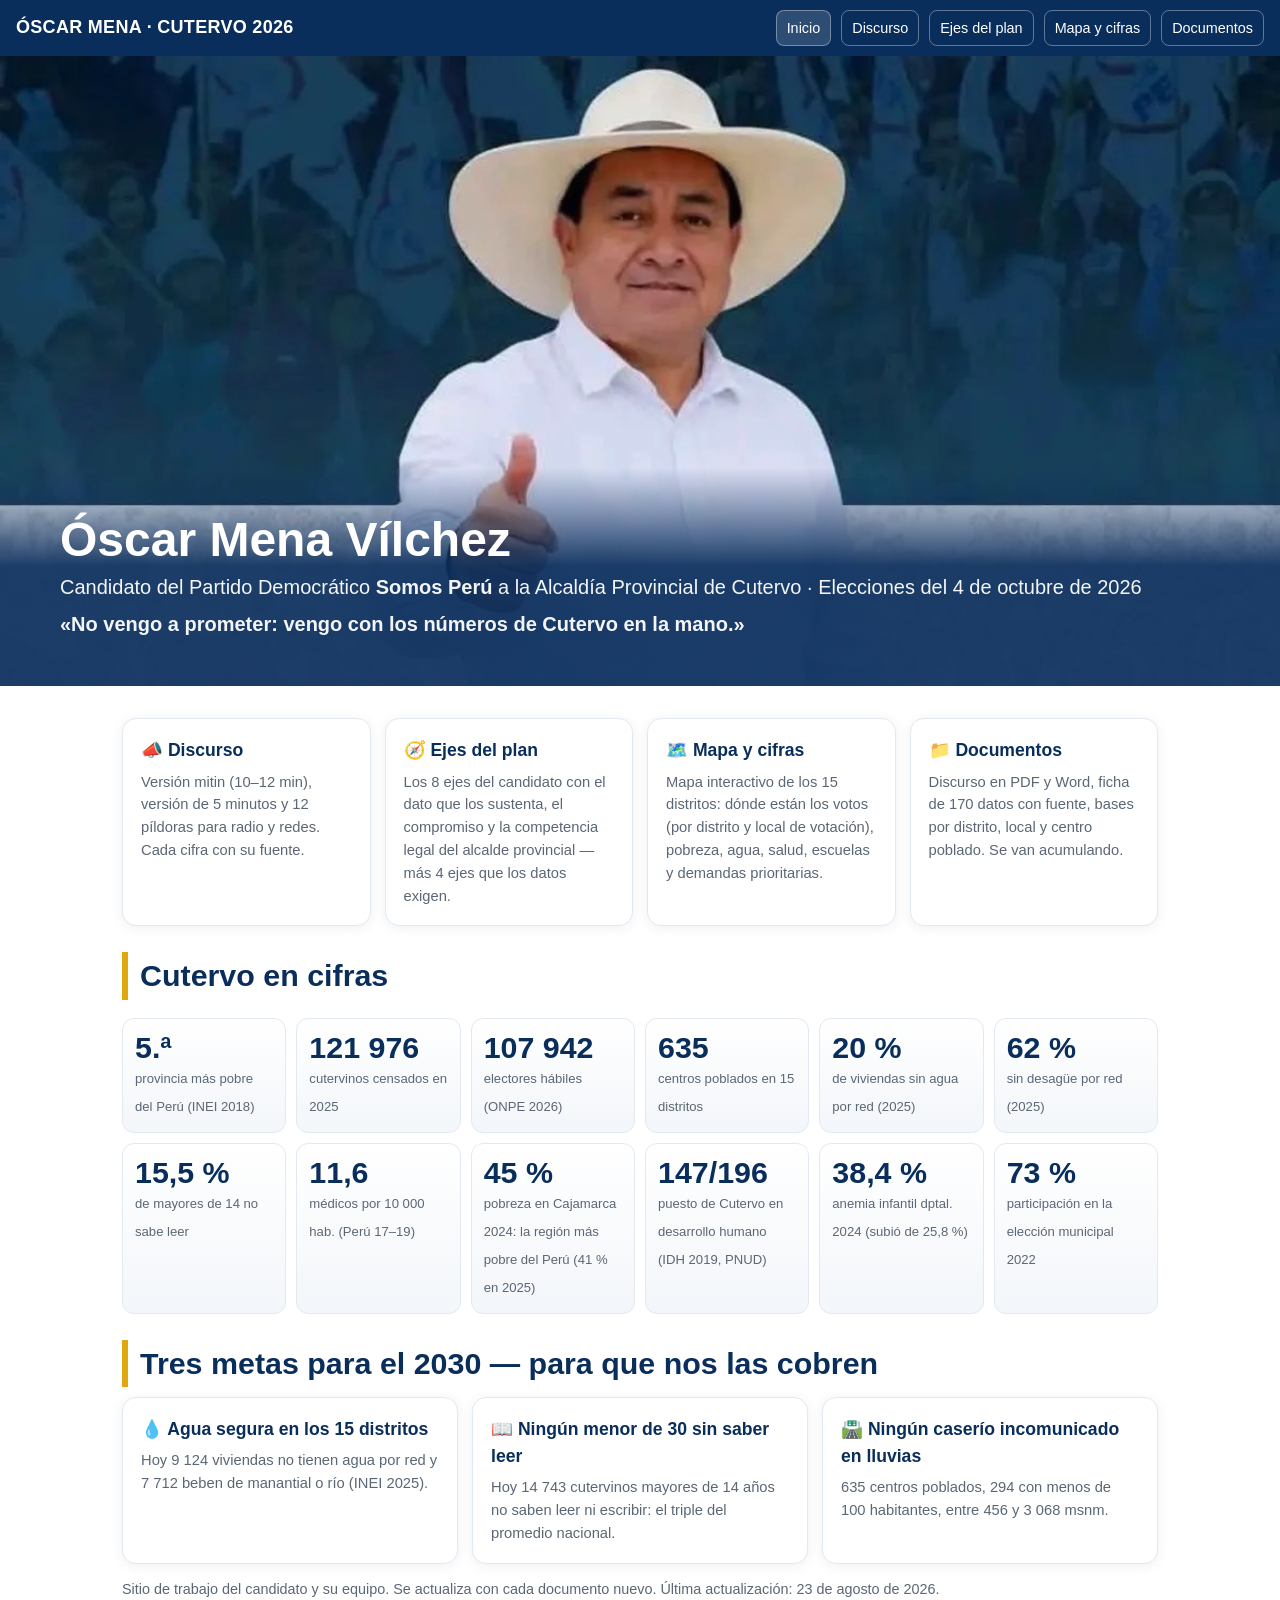
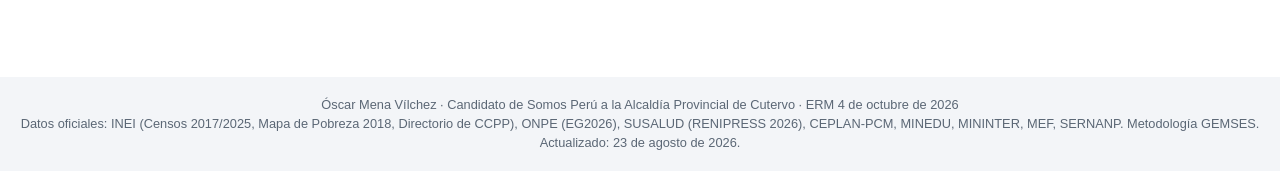
<file: index.html>
<!DOCTYPE html><html lang="es"><head><meta charset="utf-8"><meta name="viewport" content="width=device-width, initial-scale=1">
<title>Óscar Mena Vílchez · Alcaldía Provincial de Cutervo 2026</title><meta name="description" content="Portal de campaña con discurso, ejes del plan, mapa interactivo y documentos con datos oficiales de Cutervo."><link rel="stylesheet" href="assets/estilo.css">
<meta property="og:title" content="Óscar Mena Vílchez · Alcaldía Provincial de Cutervo 2026"><meta property="og:image" content="img/oscar_mena_portada.jpg"></head><body><nav class="nav"><a class="brand" href="index.html">ÓSCAR MENA · CUTERVO 2026</a><a class="l on" href="index.html">Inicio</a><a class="l" href="discurso.html">Discurso</a><a class="l" href="ejes.html">Ejes del plan</a><a class="l" href="mapa.html">Mapa y cifras</a><a class="l" href="documentos.html">Documentos</a></nav><section class="hero"><img src="img/oscar_mena_portada.jpg" alt="Óscar Mena Vílchez"><div class="ov"><h1>Óscar Mena Vílchez</h1><p>Candidato del Partido Democrático <b>Somos Perú</b> a la Alcaldía Provincial de Cutervo · Elecciones del 4 de octubre de 2026</p><p><b>«No vengo a prometer: vengo con los números de Cutervo en la mano.»</b></p></div></section>
<div class="wrap">
<div class="cards">
<a class="card" href="discurso.html"><h3>📣 Discurso</h3><p>Versión mitin (10–12 min), versión de 5 minutos y 12 píldoras para radio y redes. Cada cifra con su fuente.</p></a>
<a class="card" href="ejes.html"><h3>🧭 Ejes del plan</h3><p>Los 8 ejes del candidato con el dato que los sustenta, el compromiso y la competencia legal del alcalde provincial — más 4 ejes que los datos exigen.</p></a>
<a class="card" href="mapa.html"><h3>🗺️ Mapa y cifras</h3><p>Mapa interactivo de los 15 distritos: dónde están los votos (por distrito y local de votación), pobreza, agua, salud, escuelas y demandas prioritarias.</p></a>
<a class="card" href="documentos.html"><h3>📁 Documentos</h3><p>Discurso en PDF y Word, ficha de 170 datos con fuente, bases por distrito, local y centro poblado. Se van acumulando.</p></a>
</div>
<h2 class="sec">Cutervo en cifras</h2>
<div class="kpis"><div class="kpi"><b>5.ª</b><small>provincia más pobre del Perú (INEI 2018)</small></div><div class="kpi"><b>121 976</b><small>cutervinos censados en 2025</small></div><div class="kpi"><b>107 942</b><small>electores hábiles (ONPE 2026)</small></div><div class="kpi"><b>635</b><small>centros poblados en 15 distritos</small></div><div class="kpi"><b>20 %</b><small>de viviendas sin agua por red (2025)</small></div><div class="kpi"><b>62 %</b><small>sin desagüe por red (2025)</small></div><div class="kpi"><b>15,5 %</b><small>de mayores de 14 no sabe leer</small></div><div class="kpi"><b>11,6</b><small>médicos por 10 000 hab. (Perú 17–19)</small></div><div class="kpi"><b>45 %</b><small>pobreza en Cajamarca 2024: la región más pobre del Perú (41 % en 2025)</small></div><div class="kpi"><b>147/196</b><small>puesto de Cutervo en desarrollo humano (IDH 2019, PNUD)</small></div><div class="kpi"><b>38,4 %</b><small>anemia infantil dptal. 2024 (subió de 25,8 %)</small></div><div class="kpi"><b>73 %</b><small>participación en la elección municipal 2022</small></div></div>
<h2 class="sec">Tres metas para el 2030 — para que nos las cobren</h2>
<div class="cards">
<div class="card"><h3>💧 Agua segura en los 15 distritos</h3><p>Hoy 9 124 viviendas no tienen agua por red y 7 712 beben de manantial o río (INEI 2025).</p></div>
<div class="card"><h3>📖 Ningún menor de 30 sin saber leer</h3><p>Hoy 14 743 cutervinos mayores de 14 años no saben leer ni escribir: el triple del promedio nacional.</p></div>
<div class="card"><h3>🛣️ Ningún caserío incomunicado en lluvias</h3><p>635 centros poblados, 294 con menos de 100 habitantes, entre 456 y 3 068 msnm.</p></div>
</div>
<p style="color:var(--muted);font-size:.9rem">Sitio de trabajo del candidato y su equipo. Se actualiza con cada documento nuevo. Última actualización: 23 de agosto de 2026.</p>
</div>
<footer>Óscar Mena Vílchez · Candidato de Somos Perú a la Alcaldía Provincial de Cutervo · ERM 4 de octubre de 2026<br>Datos oficiales: INEI (Censos 2017/2025, Mapa de Pobreza 2018, Directorio de CCPP), ONPE (EG2026), SUSALUD (RENIPRESS 2026), CEPLAN-PCM, MINEDU, MININTER, MEF, SERNANP. Metodología GEMSES. Actualizado: 23 de agosto de 2026.</footer></body></html>
</file>
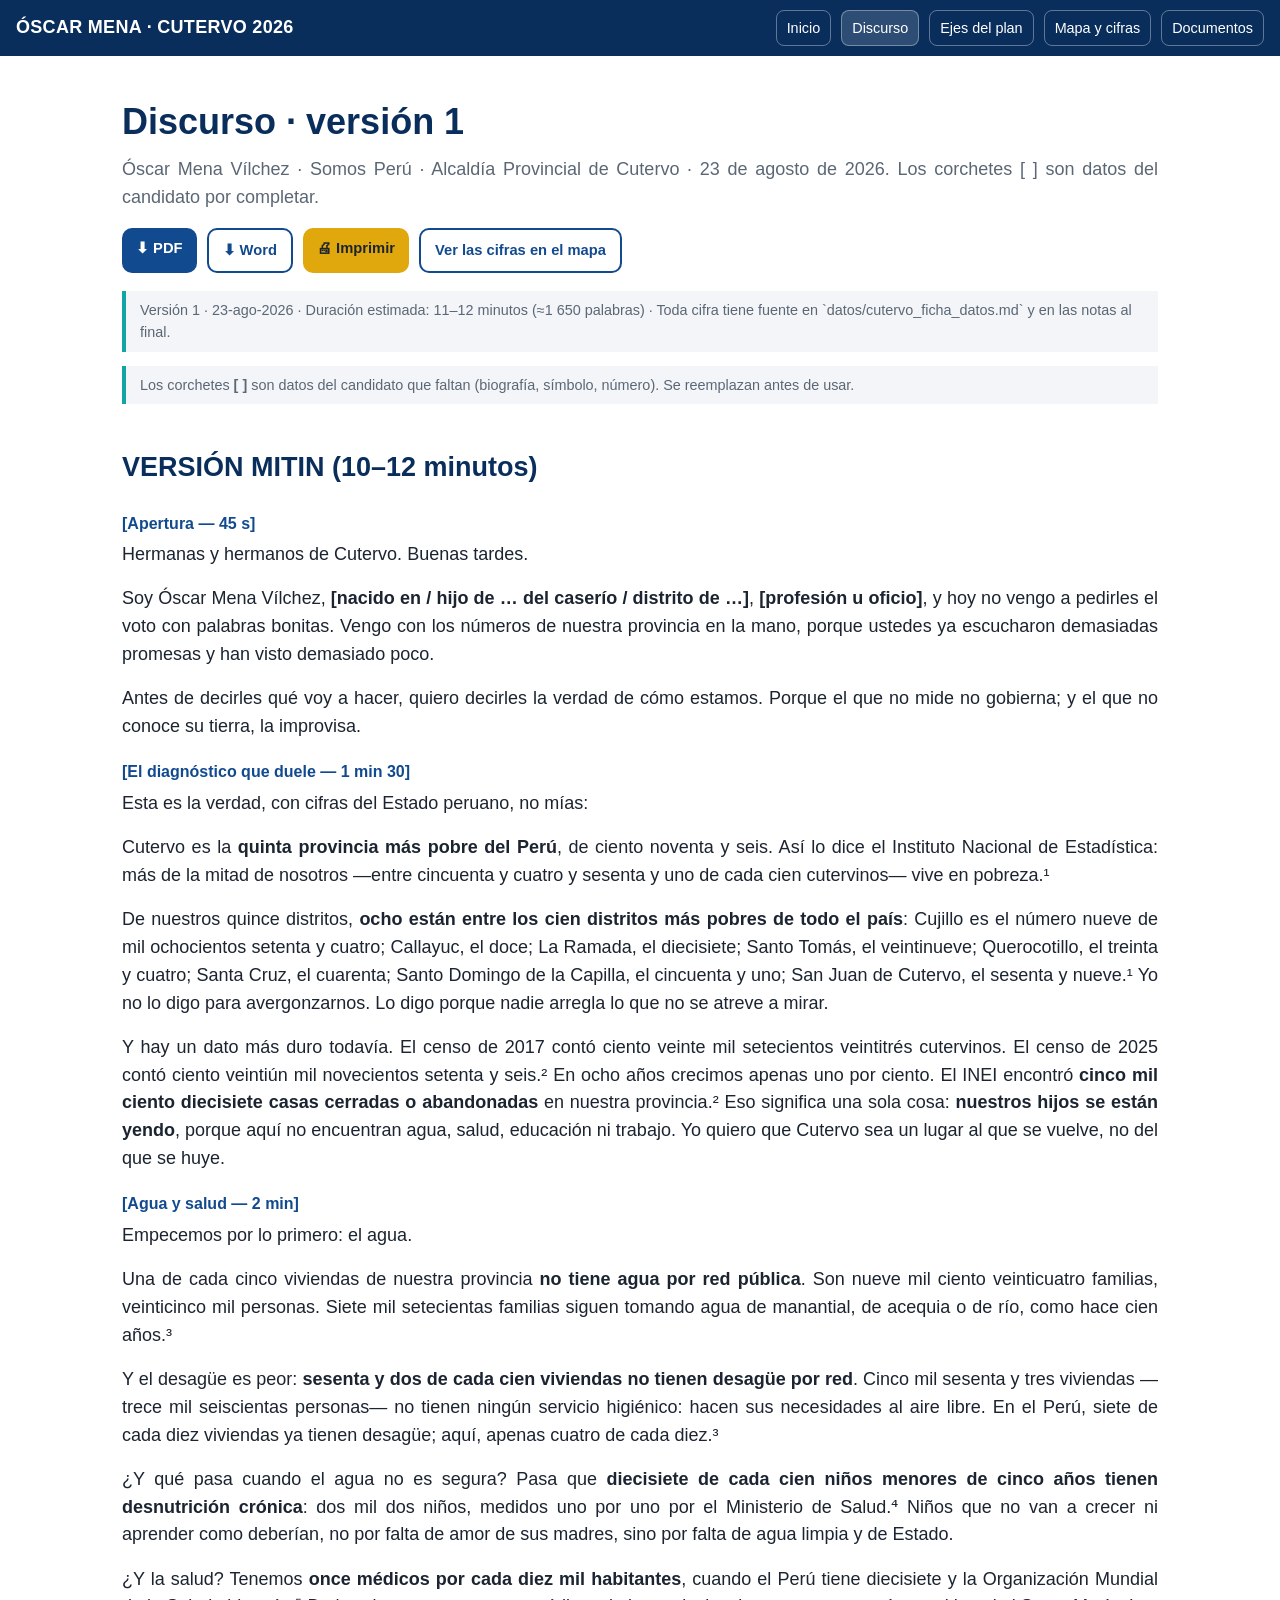
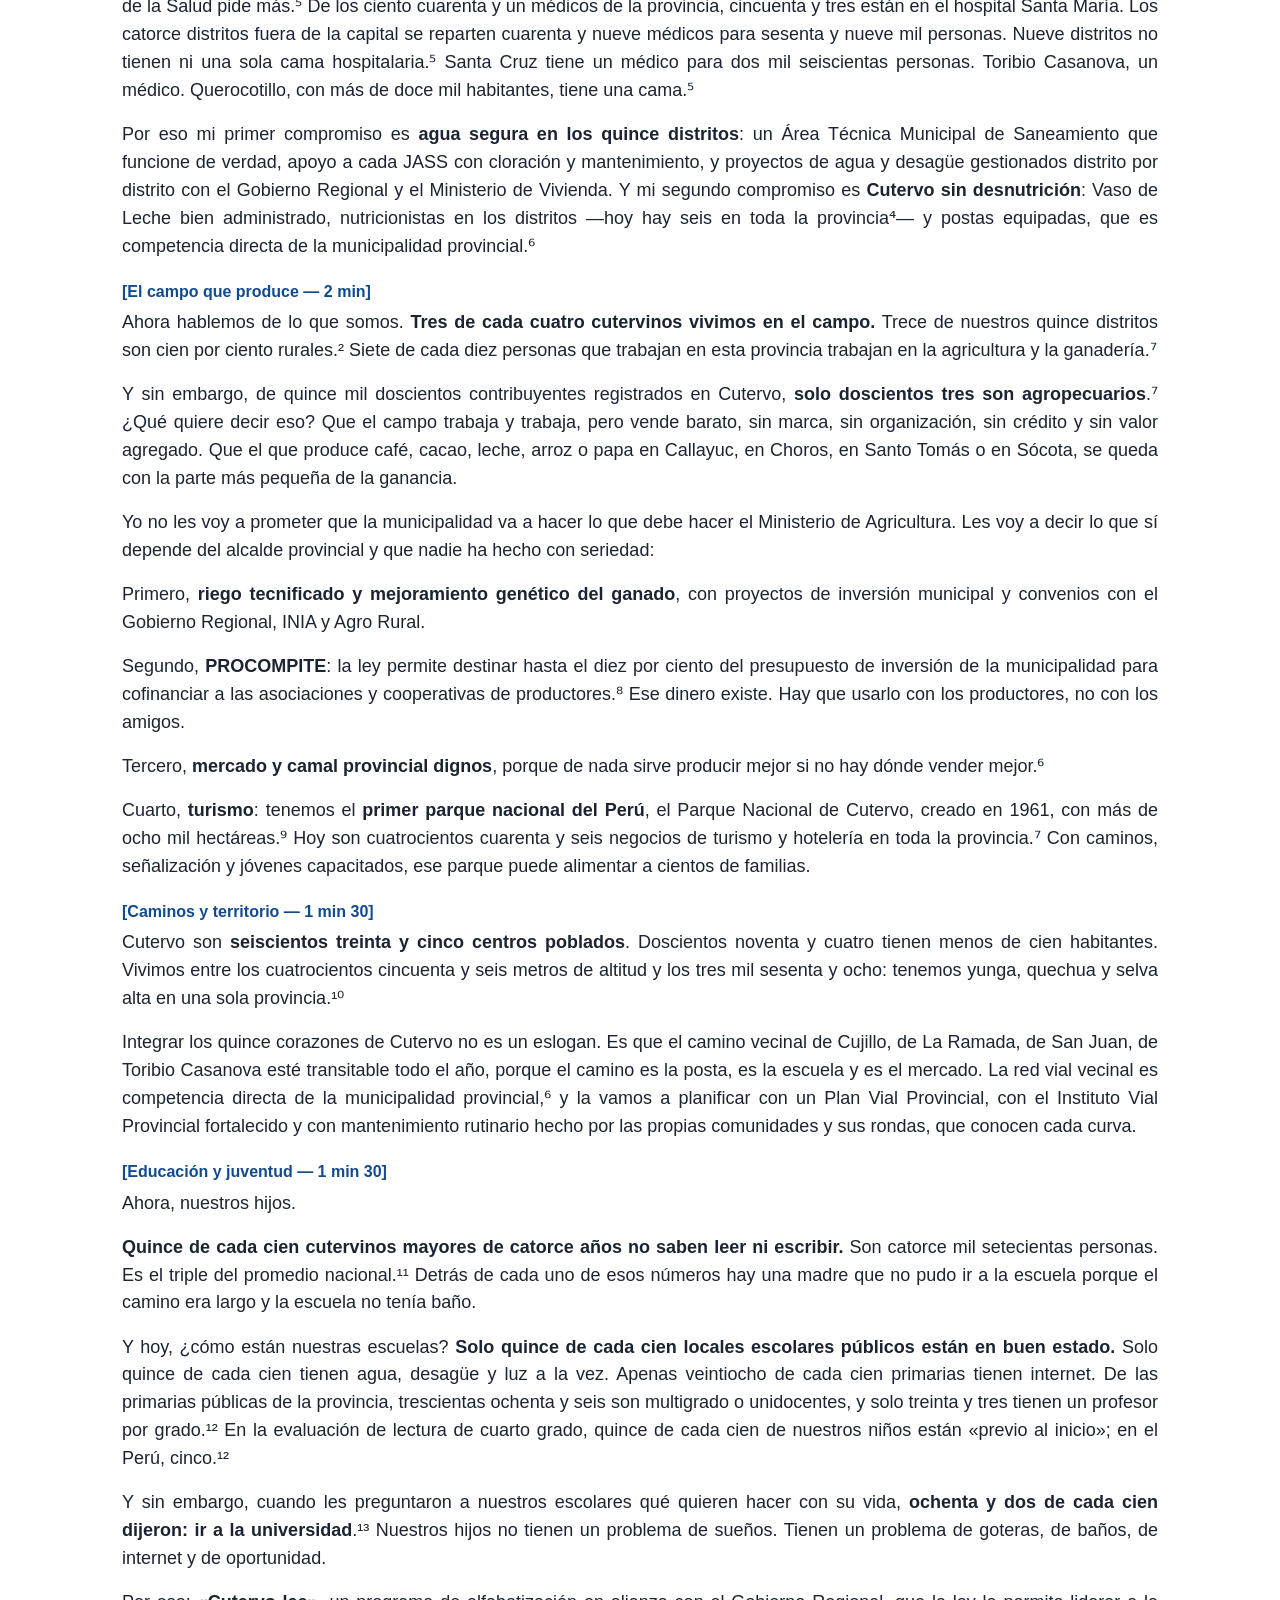
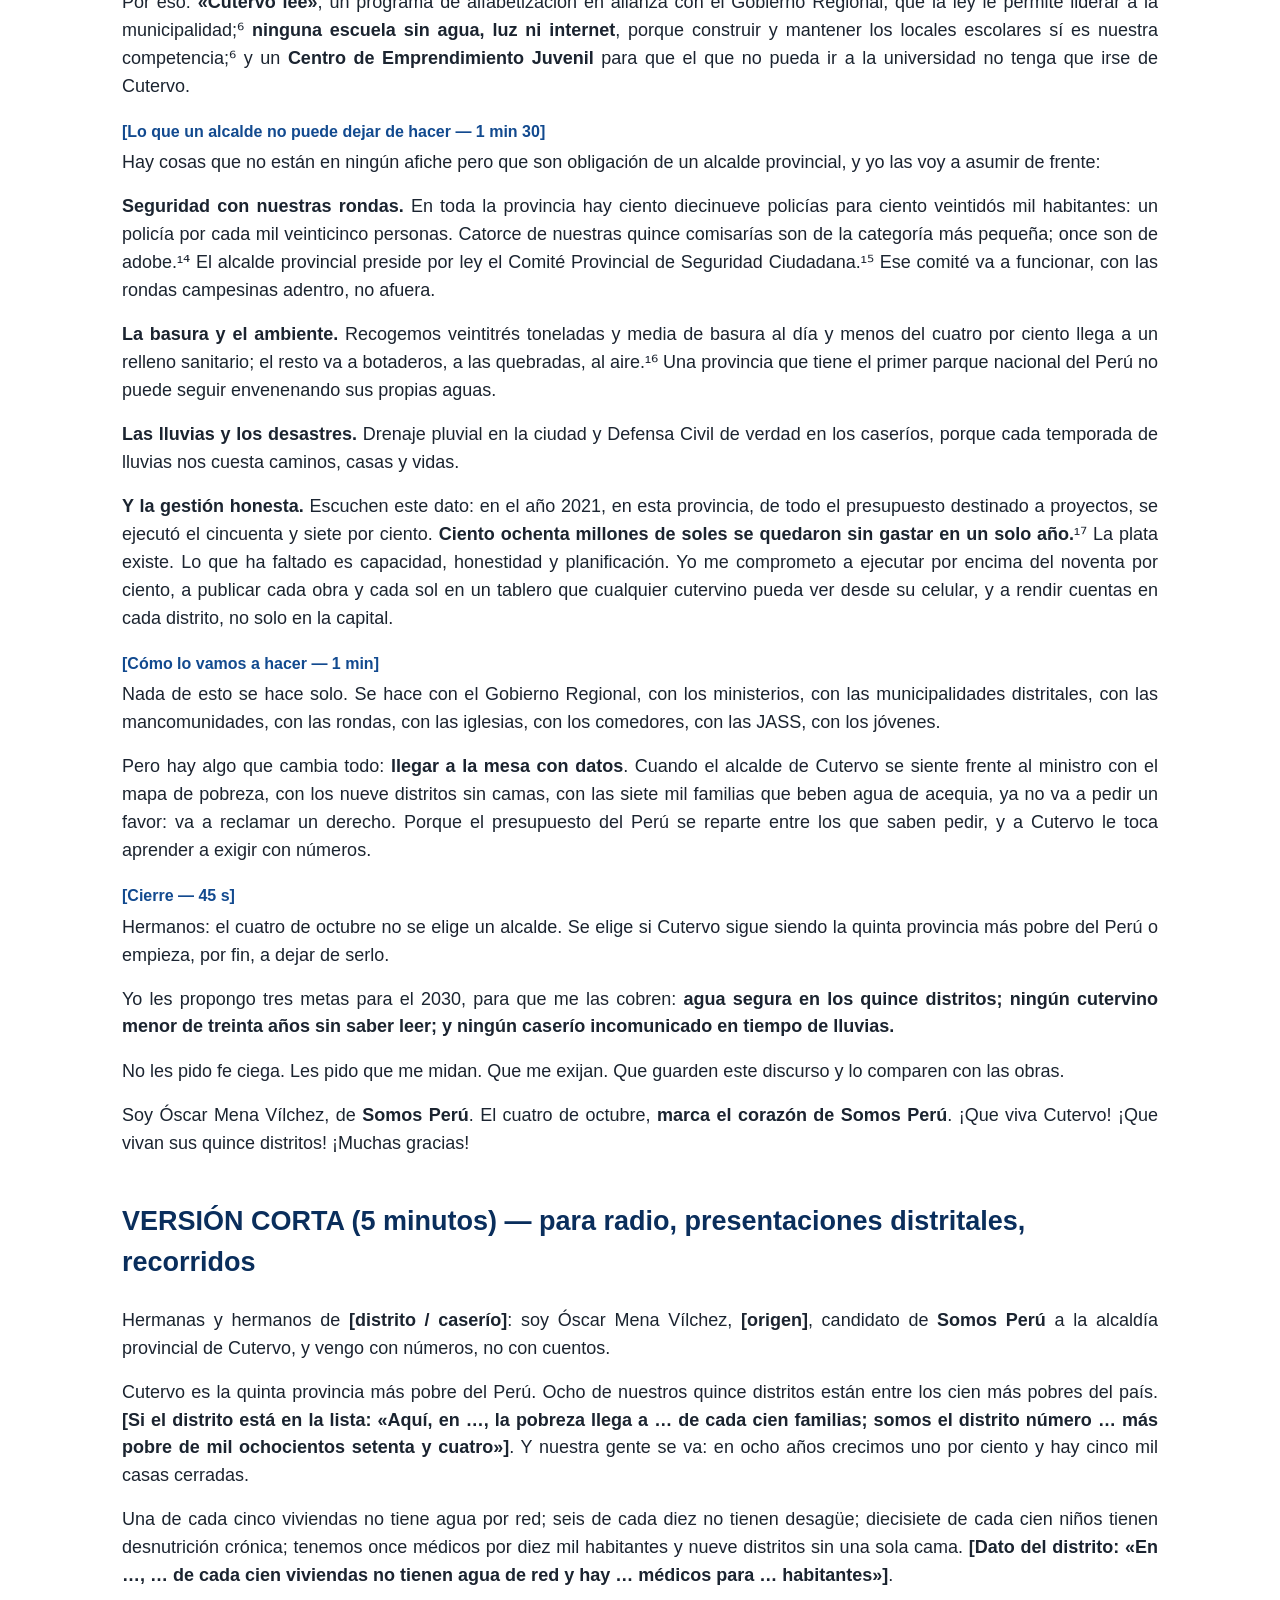
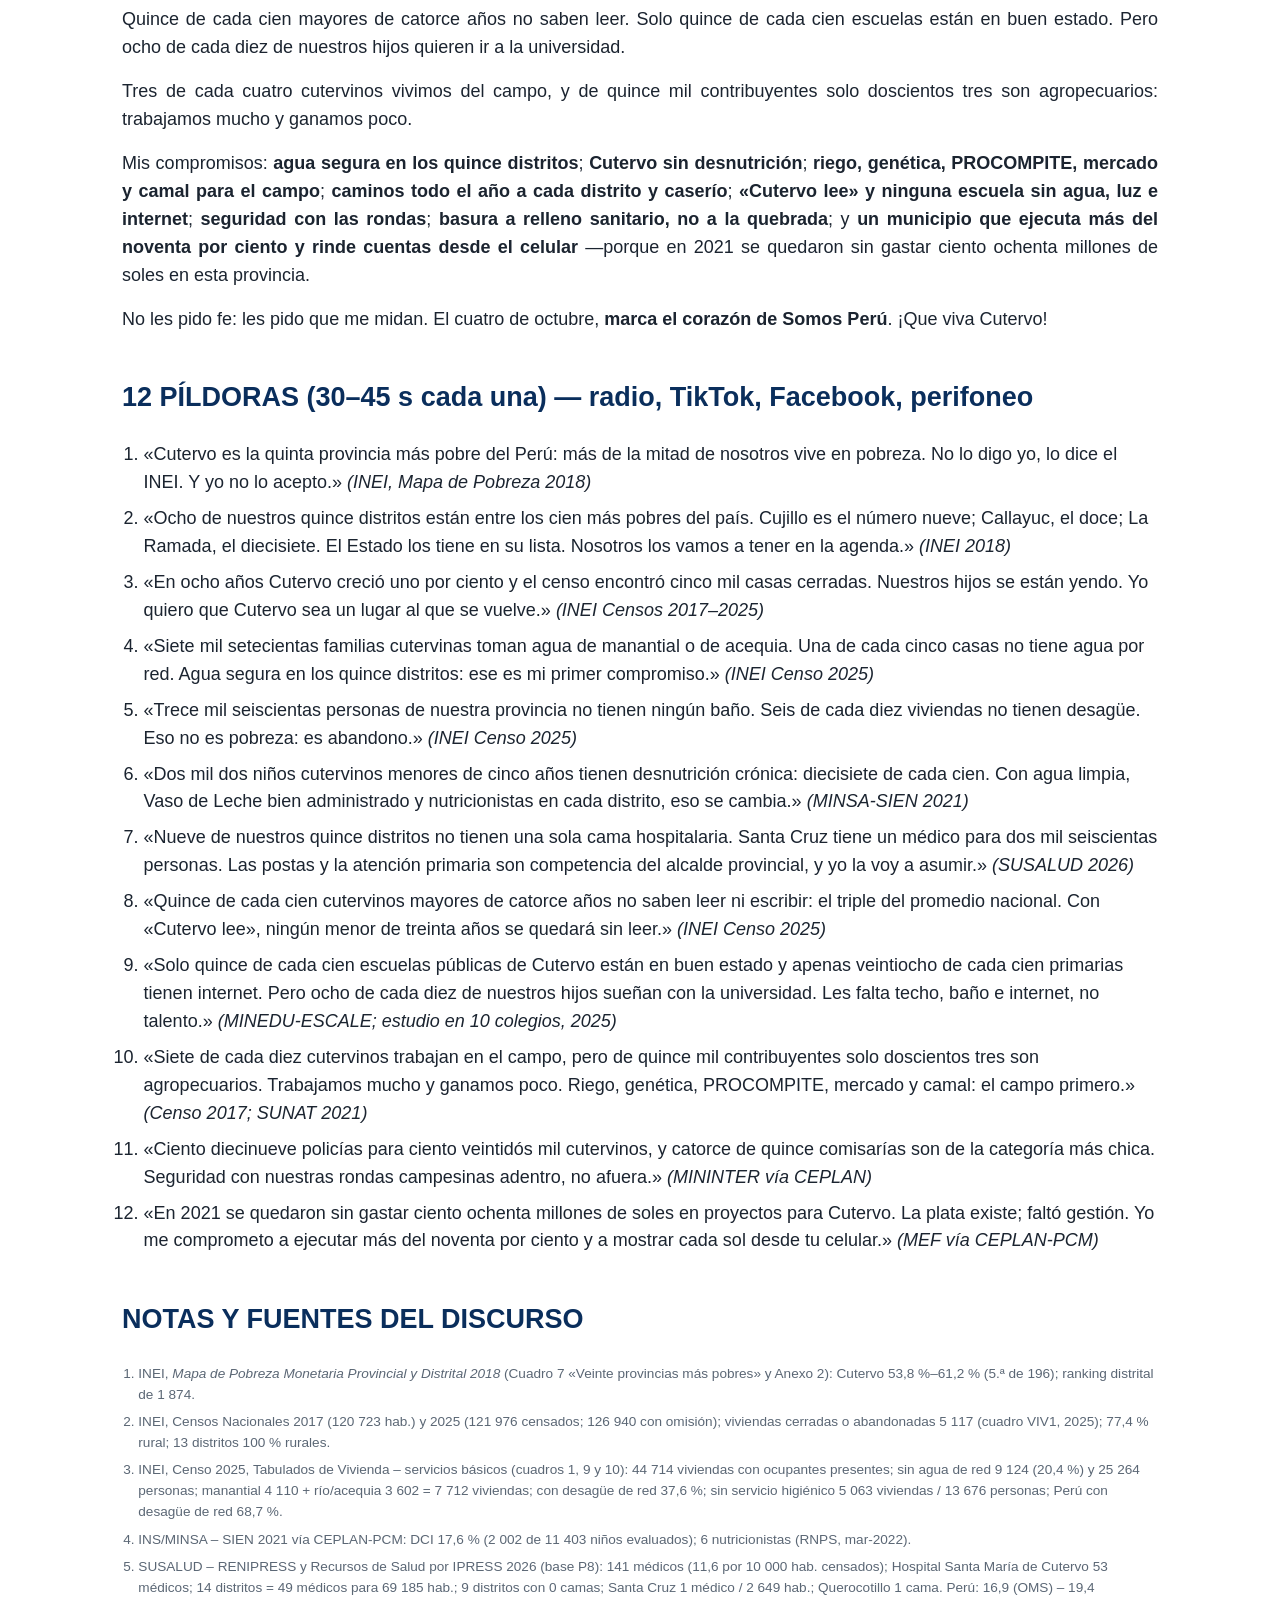
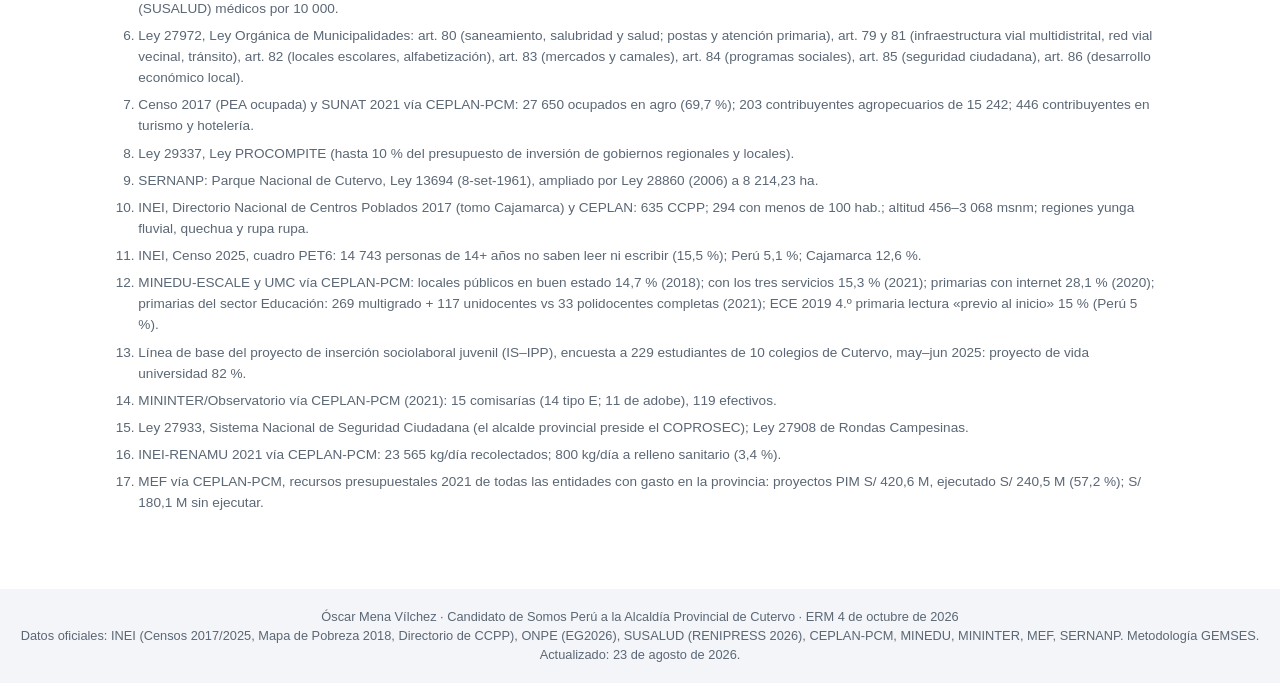
<file: discurso.html>
<!DOCTYPE html><html lang="es"><head><meta charset="utf-8"><meta name="viewport" content="width=device-width, initial-scale=1">
<title>Discurso · Óscar Mena Vílchez · Cutervo 2026</title><meta name="description" content="Discurso del candidato con datos oficiales y fuentes."><link rel="stylesheet" href="assets/estilo.css">
<meta property="og:title" content="Discurso · Óscar Mena Vílchez · Cutervo 2026"><meta property="og:image" content="img/oscar_mena_portada.jpg"></head><body><nav class="nav"><a class="brand" href="index.html">ÓSCAR MENA · CUTERVO 2026</a><a class="l" href="index.html">Inicio</a><a class="l on" href="discurso.html">Discurso</a><a class="l" href="ejes.html">Ejes del plan</a><a class="l" href="mapa.html">Mapa y cifras</a><a class="l" href="documentos.html">Documentos</a></nav><div class="wrap doc"><h1 style="color:var(--azul);margin:6px 0">Discurso · versión 1</h1><p style="color:var(--muted)">Óscar Mena Vílchez · Somos Perú · Alcaldía Provincial de Cutervo · 23 de agosto de 2026. Los corchetes [ ] son datos del candidato por completar.</p>
<div class="btns"><a class="btn" href="docs/Discurso_Oscar_Mena_Cutervo_v1.pdf">⬇ PDF</a><a class="btn o" href="docs/Discurso_Oscar_Mena_Cutervo_v1.docx">⬇ Word</a><a class="btn g" href="javascript:window.print()">🖨 Imprimir</a><a class="btn o" href="mapa.html">Ver las cifras en el mapa</a></div>
<blockquote>Versión 1 · 23-ago-2026 · Duración estimada: 11–12 minutos (≈1 650 palabras) · Toda cifra tiene fuente en `datos/cutervo_ficha_datos.md` y en las notas al final.</blockquote>
<blockquote>Los corchetes <b>[ ]</b> son datos del candidato que faltan (biografía, símbolo, número). Se reemplazan antes de usar.</blockquote>
<h2 id="versi-n-mitin-10-12-minutos-">VERSIÓN MITIN (10–12 minutos)</h2>
<h3><b>[Apertura — 45 s]</b></h3>
<p>Hermanas y hermanos de Cutervo. Buenas tardes.</p>
<p>Soy Óscar Mena Vílchez, <b>[nacido en / hijo de … del caserío / distrito de …]</b>, <b>[profesión u oficio]</b>, y hoy no vengo a pedirles el voto con palabras bonitas. Vengo con los números de nuestra provincia en la mano, porque ustedes ya escucharon demasiadas promesas y han visto demasiado poco.</p>
<p>Antes de decirles qué voy a hacer, quiero decirles la verdad de cómo estamos. Porque el que no mide no gobierna; y el que no conoce su tierra, la improvisa.</p>
<h3><b>[El diagnóstico que duele — 1 min 30]</b></h3>
<p>Esta es la verdad, con cifras del Estado peruano, no mías:</p>
<p>Cutervo es la <b>quinta provincia más pobre del Perú</b>, de ciento noventa y seis. Así lo dice el Instituto Nacional de Estadística: más de la mitad de nosotros —entre cincuenta y cuatro y sesenta y uno de cada cien cutervinos— vive en pobreza.¹</p>
<p>De nuestros quince distritos, <b>ocho están entre los cien distritos más pobres de todo el país</b>: Cujillo es el número nueve de mil ochocientos setenta y cuatro; Callayuc, el doce; La Ramada, el diecisiete; Santo Tomás, el veintinueve; Querocotillo, el treinta y cuatro; Santa Cruz, el cuarenta; Santo Domingo de la Capilla, el cincuenta y uno; San Juan de Cutervo, el sesenta y nueve.¹ Yo no lo digo para avergonzarnos. Lo digo porque nadie arregla lo que no se atreve a mirar.</p>
<p>Y hay un dato más duro todavía. El censo de 2017 contó ciento veinte mil setecientos veintitrés cutervinos. El censo de 2025 contó ciento veintiún mil novecientos setenta y seis.² En ocho años crecimos apenas uno por ciento. El INEI encontró <b>cinco mil ciento diecisiete casas cerradas o abandonadas</b> en nuestra provincia.² Eso significa una sola cosa: <b>nuestros hijos se están yendo</b>, porque aquí no encuentran agua, salud, educación ni trabajo. Yo quiero que Cutervo sea un lugar al que se vuelve, no del que se huye.</p>
<h3><b>[Agua y salud — 2 min]</b></h3>
<p>Empecemos por lo primero: el agua.</p>
<p>Una de cada cinco viviendas de nuestra provincia <b>no tiene agua por red pública</b>. Son nueve mil ciento veinticuatro familias, veinticinco mil personas. Siete mil setecientas familias siguen tomando agua de manantial, de acequia o de río, como hace cien años.³</p>
<p>Y el desagüe es peor: <b>sesenta y dos de cada cien viviendas no tienen desagüe por red</b>. Cinco mil sesenta y tres viviendas —trece mil seiscientas personas— no tienen ningún servicio higiénico: hacen sus necesidades al aire libre. En el Perú, siete de cada diez viviendas ya tienen desagüe; aquí, apenas cuatro de cada diez.³</p>
<p>¿Y qué pasa cuando el agua no es segura? Pasa que <b>diecisiete de cada cien niños menores de cinco años tienen desnutrición crónica</b>: dos mil dos niños, medidos uno por uno por el Ministerio de Salud.⁴ Niños que no van a crecer ni aprender como deberían, no por falta de amor de sus madres, sino por falta de agua limpia y de Estado.</p>
<p>¿Y la salud? Tenemos <b>once médicos por cada diez mil habitantes</b>, cuando el Perú tiene diecisiete y la Organización Mundial de la Salud pide más.⁵ De los ciento cuarenta y un médicos de la provincia, cincuenta y tres están en el hospital Santa María. Los catorce distritos fuera de la capital se reparten cuarenta y nueve médicos para sesenta y nueve mil personas. Nueve distritos no tienen ni una sola cama hospitalaria.⁵ Santa Cruz tiene un médico para dos mil seiscientas personas. Toribio Casanova, un médico. Querocotillo, con más de doce mil habitantes, tiene una cama.⁵</p>
<p>Por eso mi primer compromiso es <b>agua segura en los quince distritos</b>: un Área Técnica Municipal de Saneamiento que funcione de verdad, apoyo a cada JASS con cloración y mantenimiento, y proyectos de agua y desagüe gestionados distrito por distrito con el Gobierno Regional y el Ministerio de Vivienda. Y mi segundo compromiso es <b>Cutervo sin desnutrición</b>: Vaso de Leche bien administrado, nutricionistas en los distritos —hoy hay seis en toda la provincia⁴— y postas equipadas, que es competencia directa de la municipalidad provincial.⁶</p>
<h3><b>[El campo que produce — 2 min]</b></h3>
<p>Ahora hablemos de lo que somos. <b>Tres de cada cuatro cutervinos vivimos en el campo.</b> Trece de nuestros quince distritos son cien por ciento rurales.² Siete de cada diez personas que trabajan en esta provincia trabajan en la agricultura y la ganadería.⁷</p>
<p>Y sin embargo, de quince mil doscientos contribuyentes registrados en Cutervo, <b>solo doscientos tres son agropecuarios</b>.⁷ ¿Qué quiere decir eso? Que el campo trabaja y trabaja, pero vende barato, sin marca, sin organización, sin crédito y sin valor agregado. Que el que produce café, cacao, leche, arroz o papa en Callayuc, en Choros, en Santo Tomás o en Sócota, se queda con la parte más pequeña de la ganancia.</p>
<p>Yo no les voy a prometer que la municipalidad va a hacer lo que debe hacer el Ministerio de Agricultura. Les voy a decir lo que sí depende del alcalde provincial y que nadie ha hecho con seriedad:</p>
<p>Primero, <b>riego tecnificado y mejoramiento genético del ganado</b>, con proyectos de inversión municipal y convenios con el Gobierno Regional, INIA y Agro Rural.</p>
<p>Segundo, <b>PROCOMPITE</b>: la ley permite destinar hasta el diez por ciento del presupuesto de inversión de la municipalidad para cofinanciar a las asociaciones y cooperativas de productores.⁸ Ese dinero existe. Hay que usarlo con los productores, no con los amigos.</p>
<p>Tercero, <b>mercado y camal provincial dignos</b>, porque de nada sirve producir mejor si no hay dónde vender mejor.⁶</p>
<p>Cuarto, <b>turismo</b>: tenemos el <b>primer parque nacional del Perú</b>, el Parque Nacional de Cutervo, creado en 1961, con más de ocho mil hectáreas.⁹ Hoy son cuatrocientos cuarenta y seis negocios de turismo y hotelería en toda la provincia.⁷ Con caminos, señalización y jóvenes capacitados, ese parque puede alimentar a cientos de familias.</p>
<h3><b>[Caminos y territorio — 1 min 30]</b></h3>
<p>Cutervo son <b>seiscientos treinta y cinco centros poblados</b>. Doscientos noventa y cuatro tienen menos de cien habitantes. Vivimos entre los cuatrocientos cincuenta y seis metros de altitud y los tres mil sesenta y ocho: tenemos yunga, quechua y selva alta en una sola provincia.¹⁰</p>
<p>Integrar los quince corazones de Cutervo no es un eslogan. Es que el camino vecinal de Cujillo, de La Ramada, de San Juan, de Toribio Casanova esté transitable todo el año, porque el camino es la posta, es la escuela y es el mercado. La red vial vecinal es competencia directa de la municipalidad provincial,⁶ y la vamos a planificar con un Plan Vial Provincial, con el Instituto Vial Provincial fortalecido y con mantenimiento rutinario hecho por las propias comunidades y sus rondas, que conocen cada curva.</p>
<h3><b>[Educación y juventud — 1 min 30]</b></h3>
<p>Ahora, nuestros hijos.</p>
<p><b>Quince de cada cien cutervinos mayores de catorce años no saben leer ni escribir.</b> Son catorce mil setecientas personas. Es el triple del promedio nacional.¹¹ Detrás de cada uno de esos números hay una madre que no pudo ir a la escuela porque el camino era largo y la escuela no tenía baño.</p>
<p>Y hoy, ¿cómo están nuestras escuelas? <b>Solo quince de cada cien locales escolares públicos están en buen estado.</b> Solo quince de cada cien tienen agua, desagüe y luz a la vez. Apenas veintiocho de cada cien primarias tienen internet. De las primarias públicas de la provincia, trescientas ochenta y seis son multigrado o unidocentes, y solo treinta y tres tienen un profesor por grado.¹² En la evaluación de lectura de cuarto grado, quince de cada cien de nuestros niños están «previo al inicio»; en el Perú, cinco.¹²</p>
<p>Y sin embargo, cuando les preguntaron a nuestros escolares qué quieren hacer con su vida, <b>ochenta y dos de cada cien dijeron: ir a la universidad</b>.¹³ Nuestros hijos no tienen un problema de sueños. Tienen un problema de goteras, de baños, de internet y de oportunidad.</p>
<p>Por eso: <b>«Cutervo lee»</b>, un programa de alfabetización en alianza con el Gobierno Regional, que la ley le permite liderar a la municipalidad;⁶ <b>ninguna escuela sin agua, luz ni internet</b>, porque construir y mantener los locales escolares sí es nuestra competencia;⁶ y un <b>Centro de Emprendimiento Juvenil</b> para que el que no pueda ir a la universidad no tenga que irse de Cutervo.</p>
<h3><b>[Lo que un alcalde no puede dejar de hacer — 1 min 30]</b></h3>
<p>Hay cosas que no están en ningún afiche pero que son obligación de un alcalde provincial, y yo las voy a asumir de frente:</p>
<p><b>Seguridad con nuestras rondas.</b> En toda la provincia hay ciento diecinueve policías para ciento veintidós mil habitantes: un policía por cada mil veinticinco personas. Catorce de nuestras quince comisarías son de la categoría más pequeña; once son de adobe.¹⁴ El alcalde provincial preside por ley el Comité Provincial de Seguridad Ciudadana.¹⁵ Ese comité va a funcionar, con las rondas campesinas adentro, no afuera.</p>
<p><b>La basura y el ambiente.</b> Recogemos veintitrés toneladas y media de basura al día y menos del cuatro por ciento llega a un relleno sanitario; el resto va a botaderos, a las quebradas, al aire.¹⁶ Una provincia que tiene el primer parque nacional del Perú no puede seguir envenenando sus propias aguas.</p>
<p><b>Las lluvias y los desastres.</b> Drenaje pluvial en la ciudad y Defensa Civil de verdad en los caseríos, porque cada temporada de lluvias nos cuesta caminos, casas y vidas.</p>
<p><b>Y la gestión honesta.</b> Escuchen este dato: en el año 2021, en esta provincia, de todo el presupuesto destinado a proyectos, se ejecutó el cincuenta y siete por ciento. <b>Ciento ochenta millones de soles se quedaron sin gastar en un solo año.</b>¹⁷ La plata existe. Lo que ha faltado es capacidad, honestidad y planificación. Yo me comprometo a ejecutar por encima del noventa por ciento, a publicar cada obra y cada sol en un tablero que cualquier cutervino pueda ver desde su celular, y a rendir cuentas en cada distrito, no solo en la capital.</p>
<h3><b>[Cómo lo vamos a hacer — 1 min]</b></h3>
<p>Nada de esto se hace solo. Se hace con el Gobierno Regional, con los ministerios, con las municipalidades distritales, con las mancomunidades, con las rondas, con las iglesias, con los comedores, con las JASS, con los jóvenes.</p>
<p>Pero hay algo que cambia todo: <b>llegar a la mesa con datos</b>. Cuando el alcalde de Cutervo se siente frente al ministro con el mapa de pobreza, con los nueve distritos sin camas, con las siete mil familias que beben agua de acequia, ya no va a pedir un favor: va a reclamar un derecho. Porque el presupuesto del Perú se reparte entre los que saben pedir, y a Cutervo le toca aprender a exigir con números.</p>
<h3><b>[Cierre — 45 s]</b></h3>
<p>Hermanos: el cuatro de octubre no se elige un alcalde. Se elige si Cutervo sigue siendo la quinta provincia más pobre del Perú o empieza, por fin, a dejar de serlo.</p>
<p>Yo les propongo tres metas para el 2030, para que me las cobren: <b>agua segura en los quince distritos; ningún cutervino menor de treinta años sin saber leer; y ningún caserío incomunicado en tiempo de lluvias.</b></p>
<p>No les pido fe ciega. Les pido que me midan. Que me exijan. Que guarden este discurso y lo comparen con las obras.</p>
<p>Soy Óscar Mena Vílchez, de <b>Somos Perú</b>. El cuatro de octubre, <b>marca el corazón de Somos Perú</b>. ¡Que viva Cutervo! ¡Que vivan sus quince distritos! ¡Muchas gracias!</p>
<h2 id="versi-n-corta-5-minutos-para-r">VERSIÓN CORTA (5 minutos) — para radio, presentaciones distritales, recorridos</h2>
<p>Hermanas y hermanos de <b>[distrito / caserío]</b>: soy Óscar Mena Vílchez, <b>[origen]</b>, candidato de <b>Somos Perú</b> a la alcaldía provincial de Cutervo, y vengo con números, no con cuentos.</p>
<p>Cutervo es la quinta provincia más pobre del Perú. Ocho de nuestros quince distritos están entre los cien más pobres del país. <b>[Si el distrito está en la lista: «Aquí, en …, la pobreza llega a … de cada cien familias; somos el distrito número … más pobre de mil ochocientos setenta y cuatro»]</b>. Y nuestra gente se va: en ocho años crecimos uno por ciento y hay cinco mil casas cerradas.</p>
<p>Una de cada cinco viviendas no tiene agua por red; seis de cada diez no tienen desagüe; diecisiete de cada cien niños tienen desnutrición crónica; tenemos once médicos por diez mil habitantes y nueve distritos sin una sola cama. <b>[Dato del distrito: «En …, … de cada cien viviendas no tienen agua de red y hay … médicos para … habitantes»]</b>.</p>
<p>Quince de cada cien mayores de catorce años no saben leer. Solo quince de cada cien escuelas están en buen estado. Pero ocho de cada diez de nuestros hijos quieren ir a la universidad.</p>
<p>Tres de cada cuatro cutervinos vivimos del campo, y de quince mil contribuyentes solo doscientos tres son agropecuarios: trabajamos mucho y ganamos poco.</p>
<p>Mis compromisos: <b>agua segura en los quince distritos</b>; <b>Cutervo sin desnutrición</b>; <b>riego, genética, PROCOMPITE, mercado y camal para el campo</b>; <b>caminos todo el año a cada distrito y caserío</b>; <b>«Cutervo lee» y ninguna escuela sin agua, luz e internet</b>; <b>seguridad con las rondas</b>; <b>basura a relleno sanitario, no a la quebrada</b>; y <b>un municipio que ejecuta más del noventa por ciento y rinde cuentas desde el celular</b> —porque en 2021 se quedaron sin gastar ciento ochenta millones de soles en esta provincia.</p>
<p>No les pido fe: les pido que me midan. El cuatro de octubre, <b>marca el corazón de Somos Perú</b>. ¡Que viva Cutervo!</p>
<h2 id="12-p-ldoras-30-45-s-cada-una-r">12 PÍLDORAS (30–45 s cada una) — radio, TikTok, Facebook, perifoneo</h2>
<ol>
<li>«Cutervo es la quinta provincia más pobre del Perú: más de la mitad de nosotros vive en pobreza. No lo digo yo, lo dice el INEI. Y yo no lo acepto.» <i>(INEI, Mapa de Pobreza 2018)</i></li>
<li>«Ocho de nuestros quince distritos están entre los cien más pobres del país. Cujillo es el número nueve; Callayuc, el doce; La Ramada, el diecisiete. El Estado los tiene en su lista. Nosotros los vamos a tener en la agenda.» <i>(INEI 2018)</i></li>
<li>«En ocho años Cutervo creció uno por ciento y el censo encontró cinco mil casas cerradas. Nuestros hijos se están yendo. Yo quiero que Cutervo sea un lugar al que se vuelve.» <i>(INEI Censos 2017–2025)</i></li>
<li>«Siete mil setecientas familias cutervinas toman agua de manantial o de acequia. Una de cada cinco casas no tiene agua por red. Agua segura en los quince distritos: ese es mi primer compromiso.» <i>(INEI Censo 2025)</i></li>
<li>«Trece mil seiscientas personas de nuestra provincia no tienen ningún baño. Seis de cada diez viviendas no tienen desagüe. Eso no es pobreza: es abandono.» <i>(INEI Censo 2025)</i></li>
<li>«Dos mil dos niños cutervinos menores de cinco años tienen desnutrición crónica: diecisiete de cada cien. Con agua limpia, Vaso de Leche bien administrado y nutricionistas en cada distrito, eso se cambia.» <i>(MINSA-SIEN 2021)</i></li>
<li>«Nueve de nuestros quince distritos no tienen una sola cama hospitalaria. Santa Cruz tiene un médico para dos mil seiscientas personas. Las postas y la atención primaria son competencia del alcalde provincial, y yo la voy a asumir.» <i>(SUSALUD 2026)</i></li>
<li>«Quince de cada cien cutervinos mayores de catorce años no saben leer ni escribir: el triple del promedio nacional. Con «Cutervo lee», ningún menor de treinta años se quedará sin leer.» <i>(INEI Censo 2025)</i></li>
<li>«Solo quince de cada cien escuelas públicas de Cutervo están en buen estado y apenas veintiocho de cada cien primarias tienen internet. Pero ocho de cada diez de nuestros hijos sueñan con la universidad. Les falta techo, baño e internet, no talento.» <i>(MINEDU-ESCALE; estudio en 10 colegios, 2025)</i></li>
<li>«Siete de cada diez cutervinos trabajan en el campo, pero de quince mil contribuyentes solo doscientos tres son agropecuarios. Trabajamos mucho y ganamos poco. Riego, genética, PROCOMPITE, mercado y camal: el campo primero.» <i>(Censo 2017; SUNAT 2021)</i></li>
<li>«Ciento diecinueve policías para ciento veintidós mil cutervinos, y catorce de quince comisarías son de la categoría más chica. Seguridad con nuestras rondas campesinas adentro, no afuera.» <i>(MININTER vía CEPLAN)</i></li>
<li>«En 2021 se quedaron sin gastar ciento ochenta millones de soles en proyectos para Cutervo. La plata existe; faltó gestión. Yo me comprometo a ejecutar más del noventa por ciento y a mostrar cada sol desde tu celular.» <i>(MEF vía CEPLAN-PCM)</i></li>
</ol>
<h2 id="notas-y-fuentes-del-discurso">NOTAS Y FUENTES DEL DISCURSO</h2>
<ol class="notes">
<li>INEI, <i>Mapa de Pobreza Monetaria Provincial y Distrital 2018</i> (Cuadro 7 «Veinte provincias más pobres» y Anexo 2): Cutervo 53,8 %–61,2 % (5.ª de 196); ranking distrital de 1 874.</li>
<li>INEI, Censos Nacionales 2017 (120 723 hab.) y 2025 (121 976 censados; 126 940 con omisión); viviendas cerradas o abandonadas 5 117 (cuadro VIV1, 2025); 77,4 % rural; 13 distritos 100 % rurales.</li>
<li>INEI, Censo 2025, Tabulados de Vivienda – servicios básicos (cuadros 1, 9 y 10): 44 714 viviendas con ocupantes presentes; sin agua de red 9 124 (20,4 %) y 25 264 personas; manantial 4 110 + río/acequia 3 602 = 7 712 viviendas; con desagüe de red 37,6 %; sin servicio higiénico 5 063 viviendas / 13 676 personas; Perú con desagüe de red 68,7 %.</li>
<li>INS/MINSA – SIEN 2021 vía CEPLAN-PCM: DCI 17,6 % (2 002 de 11 403 niños evaluados); 6 nutricionistas (RNPS, mar-2022).</li>
<li>SUSALUD – RENIPRESS y Recursos de Salud por IPRESS 2026 (base P8): 141 médicos (11,6 por 10 000 hab. censados); Hospital Santa María de Cutervo 53 médicos; 14 distritos = 49 médicos para 69 185 hab.; 9 distritos con 0 camas; Santa Cruz 1 médico / 2 649 hab.; Querocotillo 1 cama. Perú: 16,9 (OMS) – 19,4 (SUSALUD) médicos por 10 000.</li>
<li>Ley 27972, Ley Orgánica de Municipalidades: art. 80 (saneamiento, salubridad y salud; postas y atención primaria), art. 79 y 81 (infraestructura vial multidistrital, red vial vecinal, tránsito), art. 82 (locales escolares, alfabetización), art. 83 (mercados y camales), art. 84 (programas sociales), art. 85 (seguridad ciudadana), art. 86 (desarrollo económico local).</li>
<li>Censo 2017 (PEA ocupada) y SUNAT 2021 vía CEPLAN-PCM: 27 650 ocupados en agro (69,7 %); 203 contribuyentes agropecuarios de 15 242; 446 contribuyentes en turismo y hotelería.</li>
<li>Ley 29337, Ley PROCOMPITE (hasta 10 % del presupuesto de inversión de gobiernos regionales y locales).</li>
<li>SERNANP: Parque Nacional de Cutervo, Ley 13694 (8-set-1961), ampliado por Ley 28860 (2006) a 8 214,23 ha.</li>
<li>INEI, Directorio Nacional de Centros Poblados 2017 (tomo Cajamarca) y CEPLAN: 635 CCPP; 294 con menos de 100 hab.; altitud 456–3 068 msnm; regiones yunga fluvial, quechua y rupa rupa.</li>
<li>INEI, Censo 2025, cuadro PET6: 14 743 personas de 14+ años no saben leer ni escribir (15,5 %); Perú 5,1 %; Cajamarca 12,6 %.</li>
<li>MINEDU-ESCALE y UMC vía CEPLAN-PCM: locales públicos en buen estado 14,7 % (2018); con los tres servicios 15,3 % (2021); primarias con internet 28,1 % (2020); primarias del sector Educación: 269 multigrado + 117 unidocentes vs 33 polidocentes completas (2021); ECE 2019 4.º primaria lectura «previo al inicio» 15 % (Perú 5 %).</li>
<li>Línea de base del proyecto de inserción sociolaboral juvenil (IS–IPP), encuesta a 229 estudiantes de 10 colegios de Cutervo, may–jun 2025: proyecto de vida universidad 82 %.</li>
<li>MININTER/Observatorio vía CEPLAN-PCM (2021): 15 comisarías (14 tipo E; 11 de adobe), 119 efectivos.</li>
<li>Ley 27933, Sistema Nacional de Seguridad Ciudadana (el alcalde provincial preside el COPROSEC); Ley 27908 de Rondas Campesinas.</li>
<li>INEI-RENAMU 2021 vía CEPLAN-PCM: 23 565 kg/día recolectados; 800 kg/día a relleno sanitario (3,4 %).</li>
<li>MEF vía CEPLAN-PCM, recursos presupuestales 2021 de todas las entidades con gasto en la provincia: proyectos PIM S/ 420,6 M, ejecutado S/ 240,5 M (57,2 %); S/ 180,1 M sin ejecutar.</li>
</ol></div>
<footer>Óscar Mena Vílchez · Candidato de Somos Perú a la Alcaldía Provincial de Cutervo · ERM 4 de octubre de 2026<br>Datos oficiales: INEI (Censos 2017/2025, Mapa de Pobreza 2018, Directorio de CCPP), ONPE (EG2026), SUSALUD (RENIPRESS 2026), CEPLAN-PCM, MINEDU, MININTER, MEF, SERNANP. Metodología GEMSES. Actualizado: 23 de agosto de 2026.</footer></body></html>
</file>
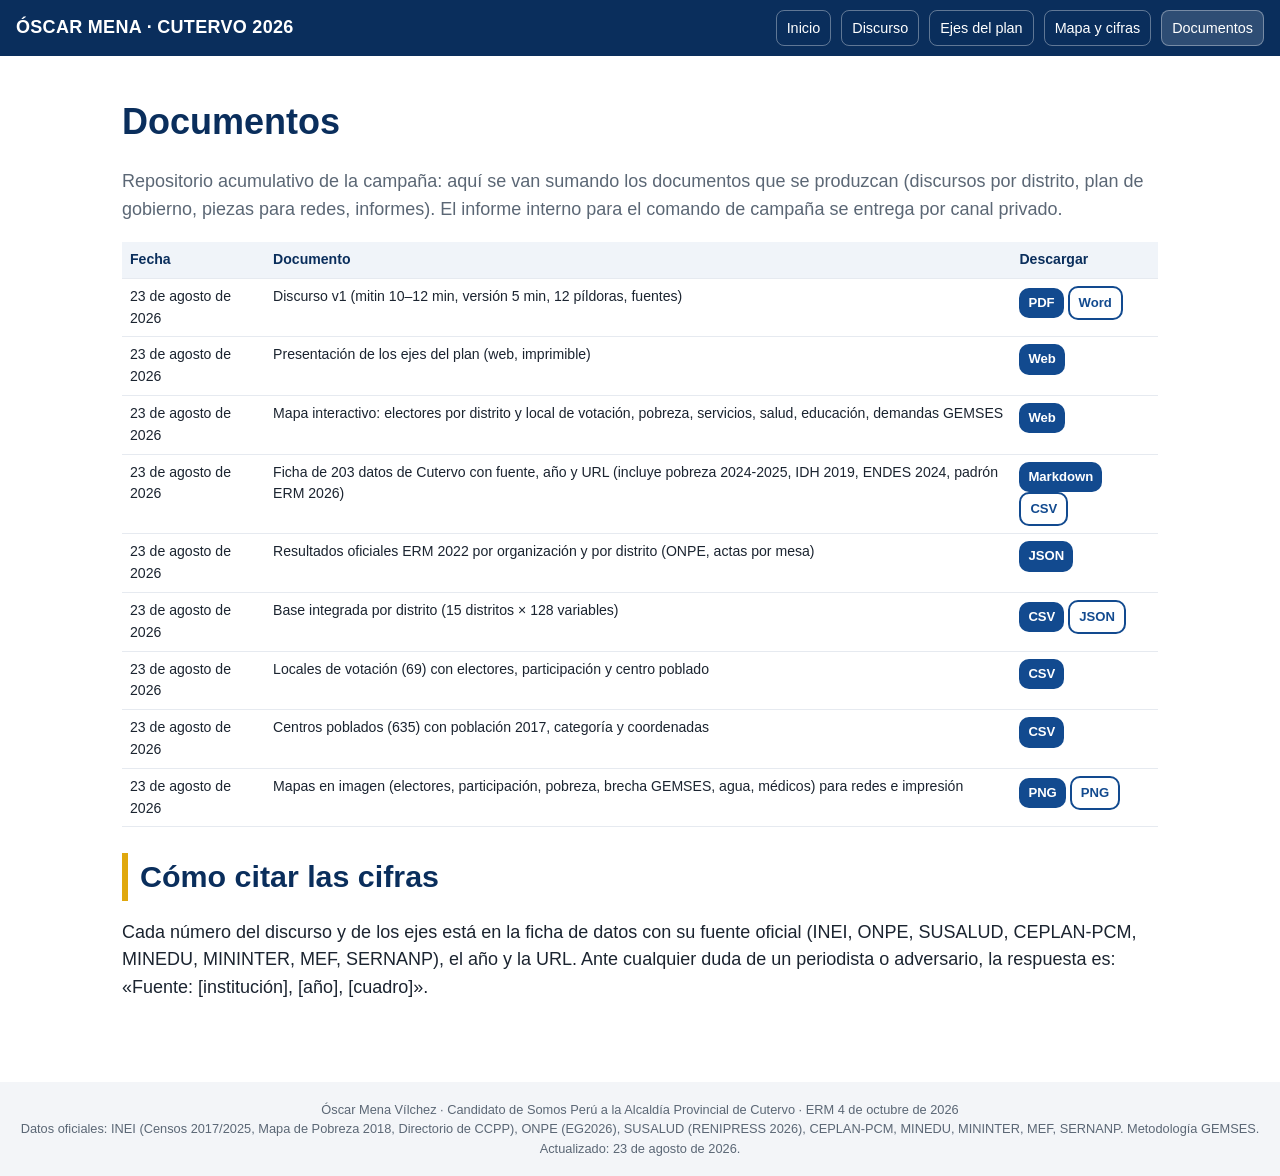
<file: documentos.html>
<!DOCTYPE html><html lang="es"><head><meta charset="utf-8"><meta name="viewport" content="width=device-width, initial-scale=1">
<title>Documentos · Óscar Mena Vílchez · Cutervo 2026</title><meta name="description" content="Documentos de la campaña."><link rel="stylesheet" href="assets/estilo.css">
<meta property="og:title" content="Documentos · Óscar Mena Vílchez · Cutervo 2026"><meta property="og:image" content="img/oscar_mena_portada.jpg"></head><body><nav class="nav"><a class="brand" href="index.html">ÓSCAR MENA · CUTERVO 2026</a><a class="l" href="index.html">Inicio</a><a class="l" href="discurso.html">Discurso</a><a class="l" href="ejes.html">Ejes del plan</a><a class="l" href="mapa.html">Mapa y cifras</a><a class="l on" href="documentos.html">Documentos</a></nav><div class="wrap"><h1 style="color:var(--azul);margin:6px 0">Documentos</h1><p style="color:var(--muted)">Repositorio acumulativo de la campaña: aquí se van sumando los documentos que se produzcan (discursos por distrito, plan de gobierno, piezas para redes, informes). El informe interno para el comando de campaña se entrega por canal privado.</p>
<div class="tablewrap"><table class="t"><thead><tr><th>Fecha</th><th>Documento</th><th>Descargar</th></tr></thead><tbody><tr><td>23 de agosto de 2026</td><td>Discurso v1 (mitin 10–12 min, versión 5 min, 12 píldoras, fuentes)</td><td><a class='btn' style='padding:5px 9px;font-size:.82rem' href='docs/Discurso_Oscar_Mena_Cutervo_v1.pdf'>PDF</a> <a class="btn o" style="padding:5px 9px;font-size:.82rem" href="docs/Discurso_Oscar_Mena_Cutervo_v1.docx">Word</a></td></tr><tr><td>23 de agosto de 2026</td><td>Presentación de los ejes del plan (web, imprimible)</td><td><a class='btn' style='padding:5px 9px;font-size:.82rem' href='ejes.html'>Web</a> </td></tr><tr><td>23 de agosto de 2026</td><td>Mapa interactivo: electores por distrito y local de votación, pobreza, servicios, salud, educación, demandas GEMSES</td><td><a class='btn' style='padding:5px 9px;font-size:.82rem' href='mapa.html'>Web</a> </td></tr><tr><td>23 de agosto de 2026</td><td>Ficha de 203 datos de Cutervo con fuente, año y URL (incluye pobreza 2024-2025, IDH 2019, ENDES 2024, padrón ERM 2026)</td><td><a class='btn' style='padding:5px 9px;font-size:.82rem' href='datos/cutervo_ficha_datos.md'>Markdown</a> <a class="btn o" style="padding:5px 9px;font-size:.82rem" href="datos/cutervo_ficha_datos_fuentes.csv">CSV</a></td></tr><tr><td>23 de agosto de 2026</td><td>Resultados oficiales ERM 2022 por organización y por distrito (ONPE, actas por mesa)</td><td><a class='btn' style='padding:5px 9px;font-size:.82rem' href='datos/erm2022_cutervo_resultados.json'>JSON</a> </td></tr><tr><td>23 de agosto de 2026</td><td>Base integrada por distrito (15 distritos × 128 variables)</td><td><a class='btn' style='padding:5px 9px;font-size:.82rem' href='datos/cutervo_distritos_integrado.csv'>CSV</a> <a class="btn o" style="padding:5px 9px;font-size:.82rem" href="datos/cutervo_distritos_integrado.json">JSON</a></td></tr><tr><td>23 de agosto de 2026</td><td>Locales de votación (69) con electores, participación y centro poblado</td><td><a class='btn' style='padding:5px 9px;font-size:.82rem' href='datos/cutervo_locales_votacion.csv'>CSV</a> </td></tr><tr><td>23 de agosto de 2026</td><td>Centros poblados (635) con población 2017, categoría y coordenadas</td><td><a class='btn' style='padding:5px 9px;font-size:.82rem' href='datos/cutervo_ccpp.csv'>CSV</a> </td></tr><tr><td>23 de agosto de 2026</td><td>Mapas en imagen (electores, participación, pobreza, brecha GEMSES, agua, médicos) para redes e impresión</td><td><a class='btn' style='padding:5px 9px;font-size:.82rem' href='img/mapa_electores.png'>PNG</a> <a class="btn o" style="padding:5px 9px;font-size:.82rem" href="img/mapa_brecha_gemses.png">PNG</a></td></tr></tbody></table></div>
<h2 class="sec">Cómo citar las cifras</h2><p>Cada número del discurso y de los ejes está en la ficha de datos con su fuente oficial (INEI, ONPE, SUSALUD, CEPLAN-PCM, MINEDU, MININTER, MEF, SERNANP), el año y la URL. Ante cualquier duda de un periodista o adversario, la respuesta es: «Fuente: [institución], [año], [cuadro]».</p></div>
<footer>Óscar Mena Vílchez · Candidato de Somos Perú a la Alcaldía Provincial de Cutervo · ERM 4 de octubre de 2026<br>Datos oficiales: INEI (Censos 2017/2025, Mapa de Pobreza 2018, Directorio de CCPP), ONPE (EG2026), SUSALUD (RENIPRESS 2026), CEPLAN-PCM, MINEDU, MININTER, MEF, SERNANP. Metodología GEMSES. Actualizado: 23 de agosto de 2026.</footer></body></html>
</file>
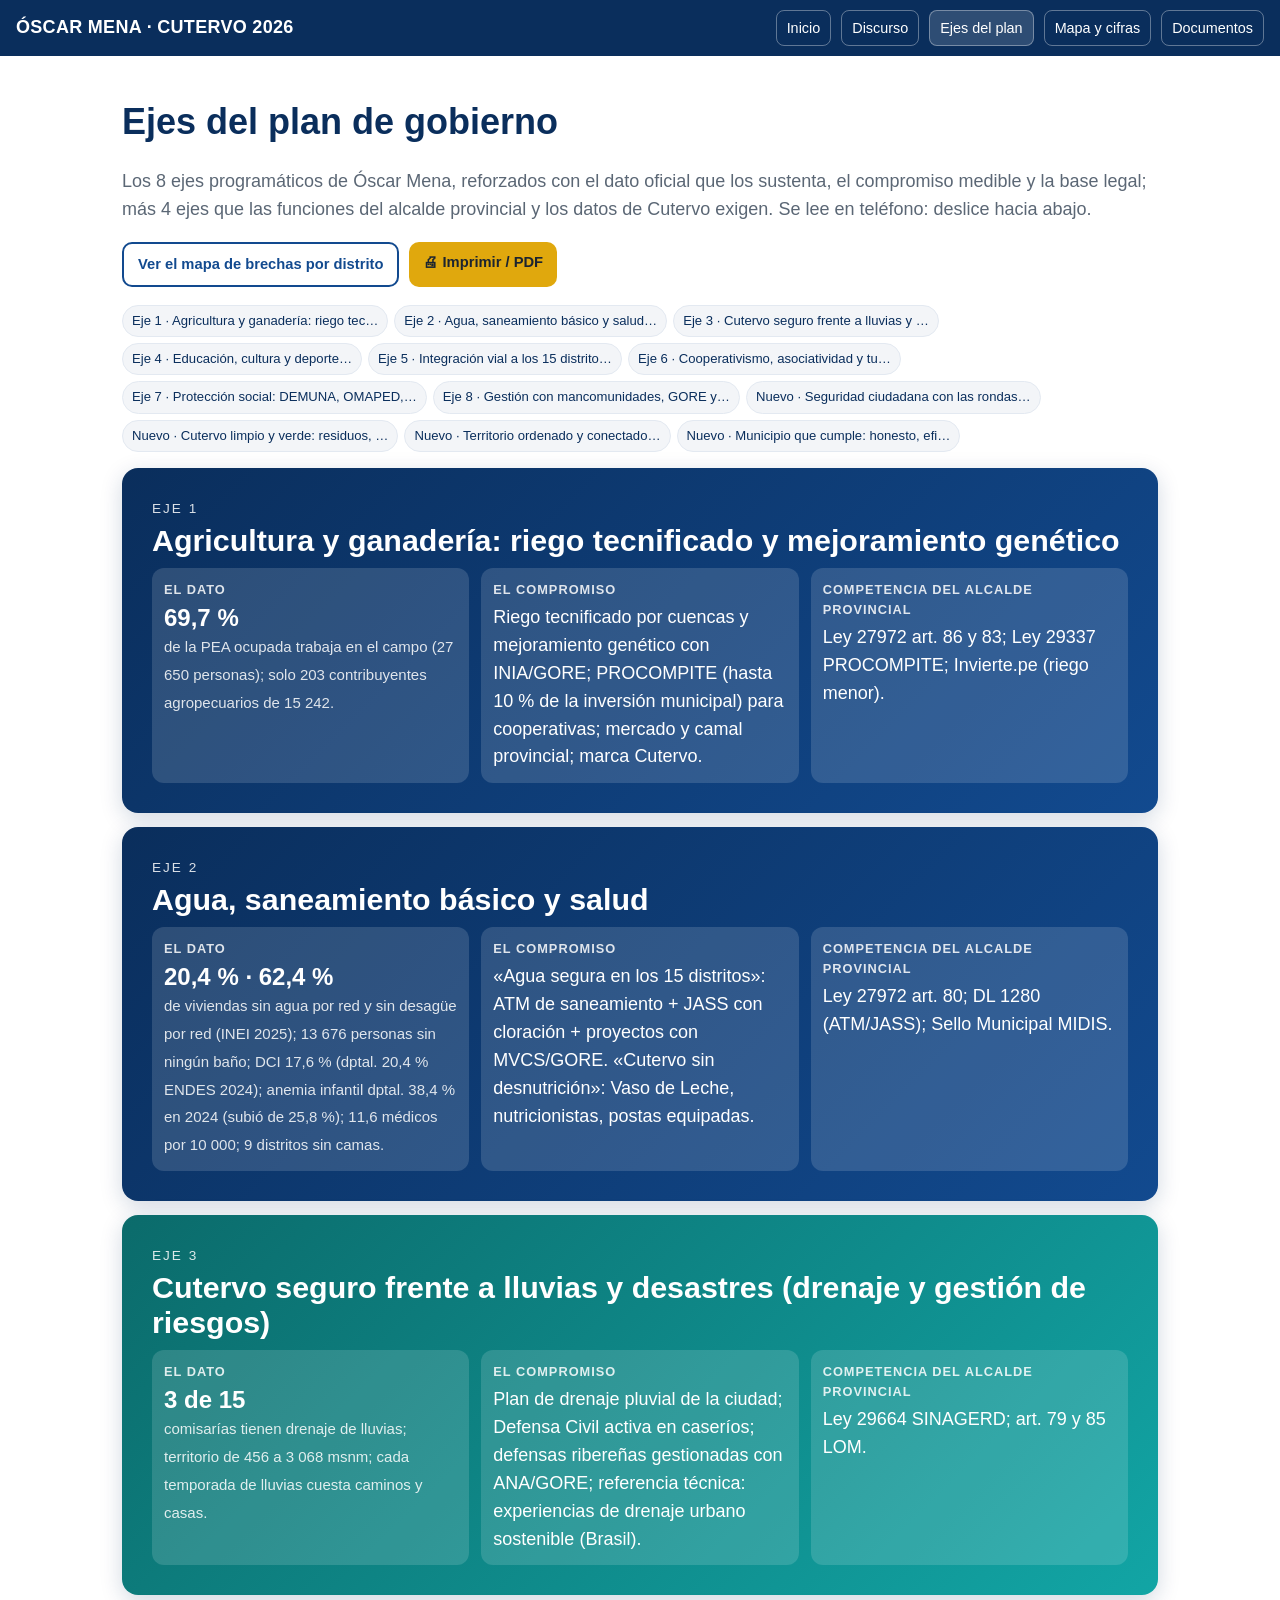
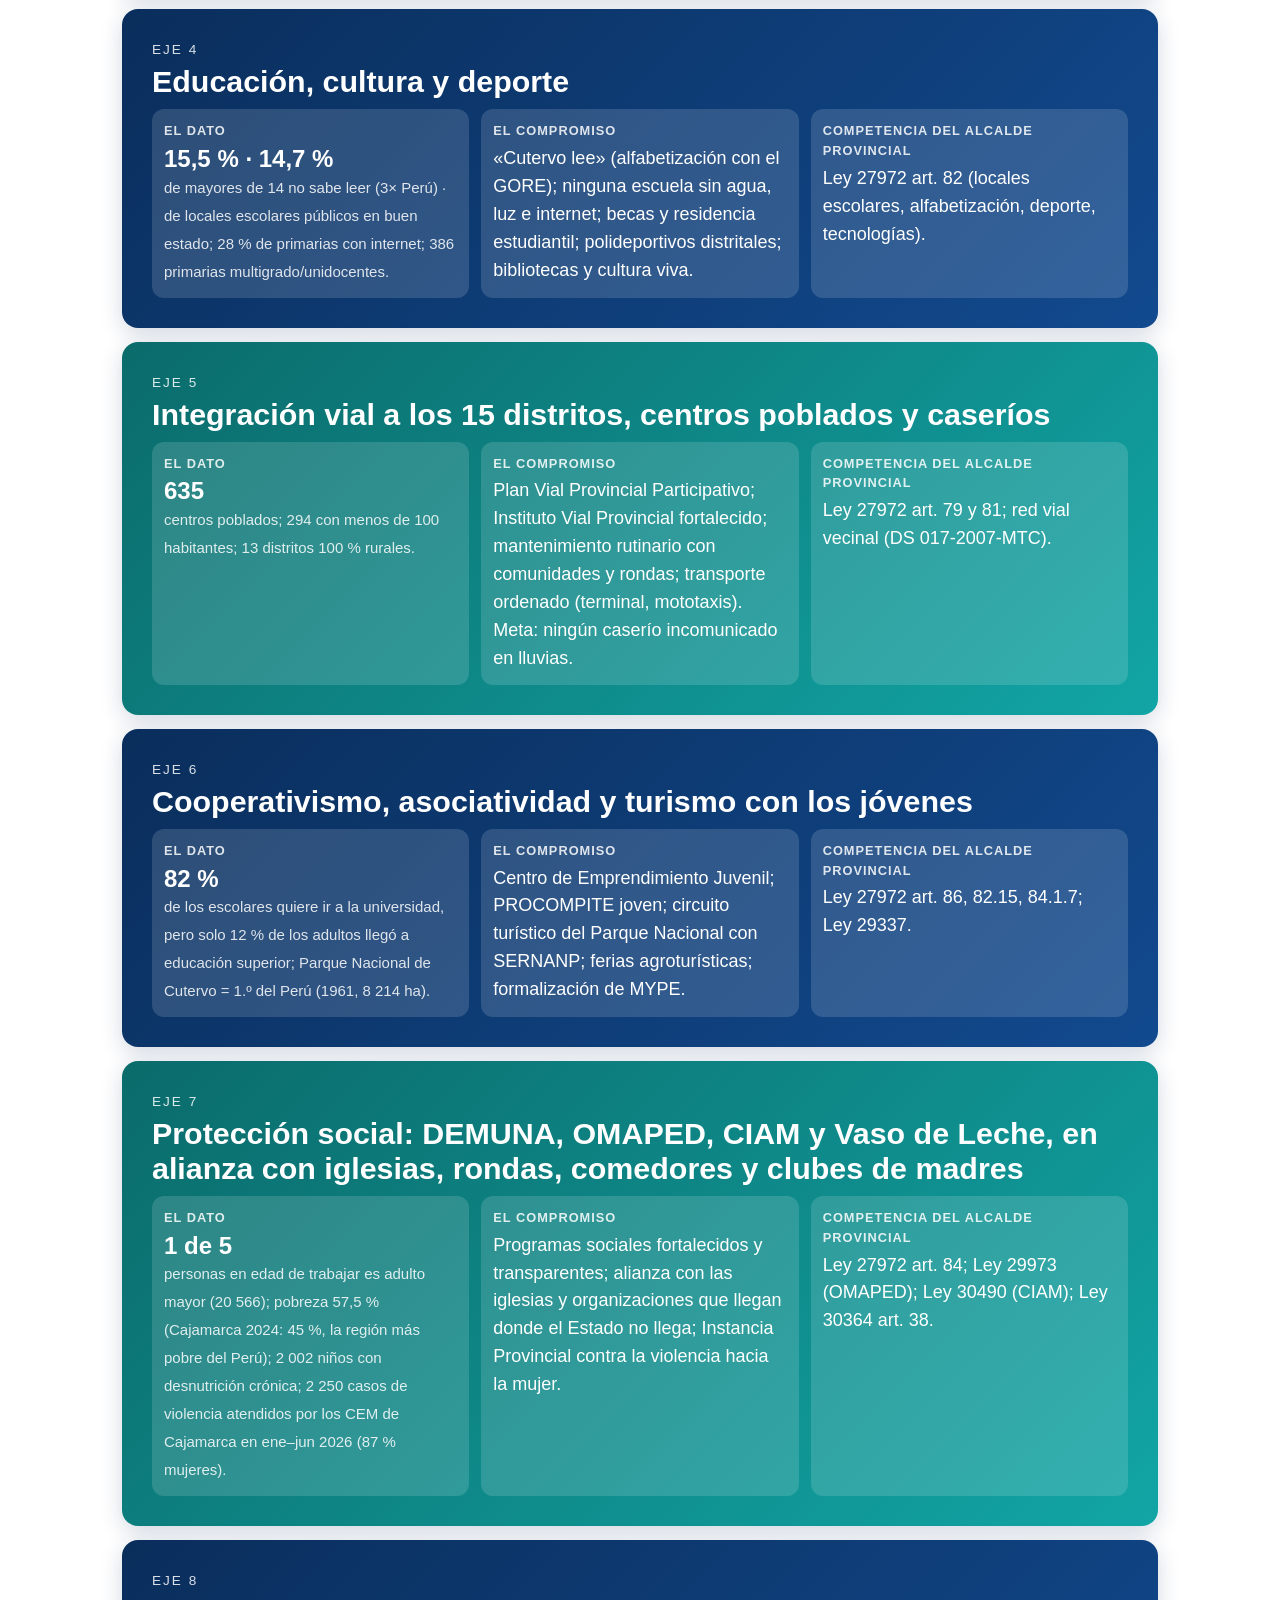
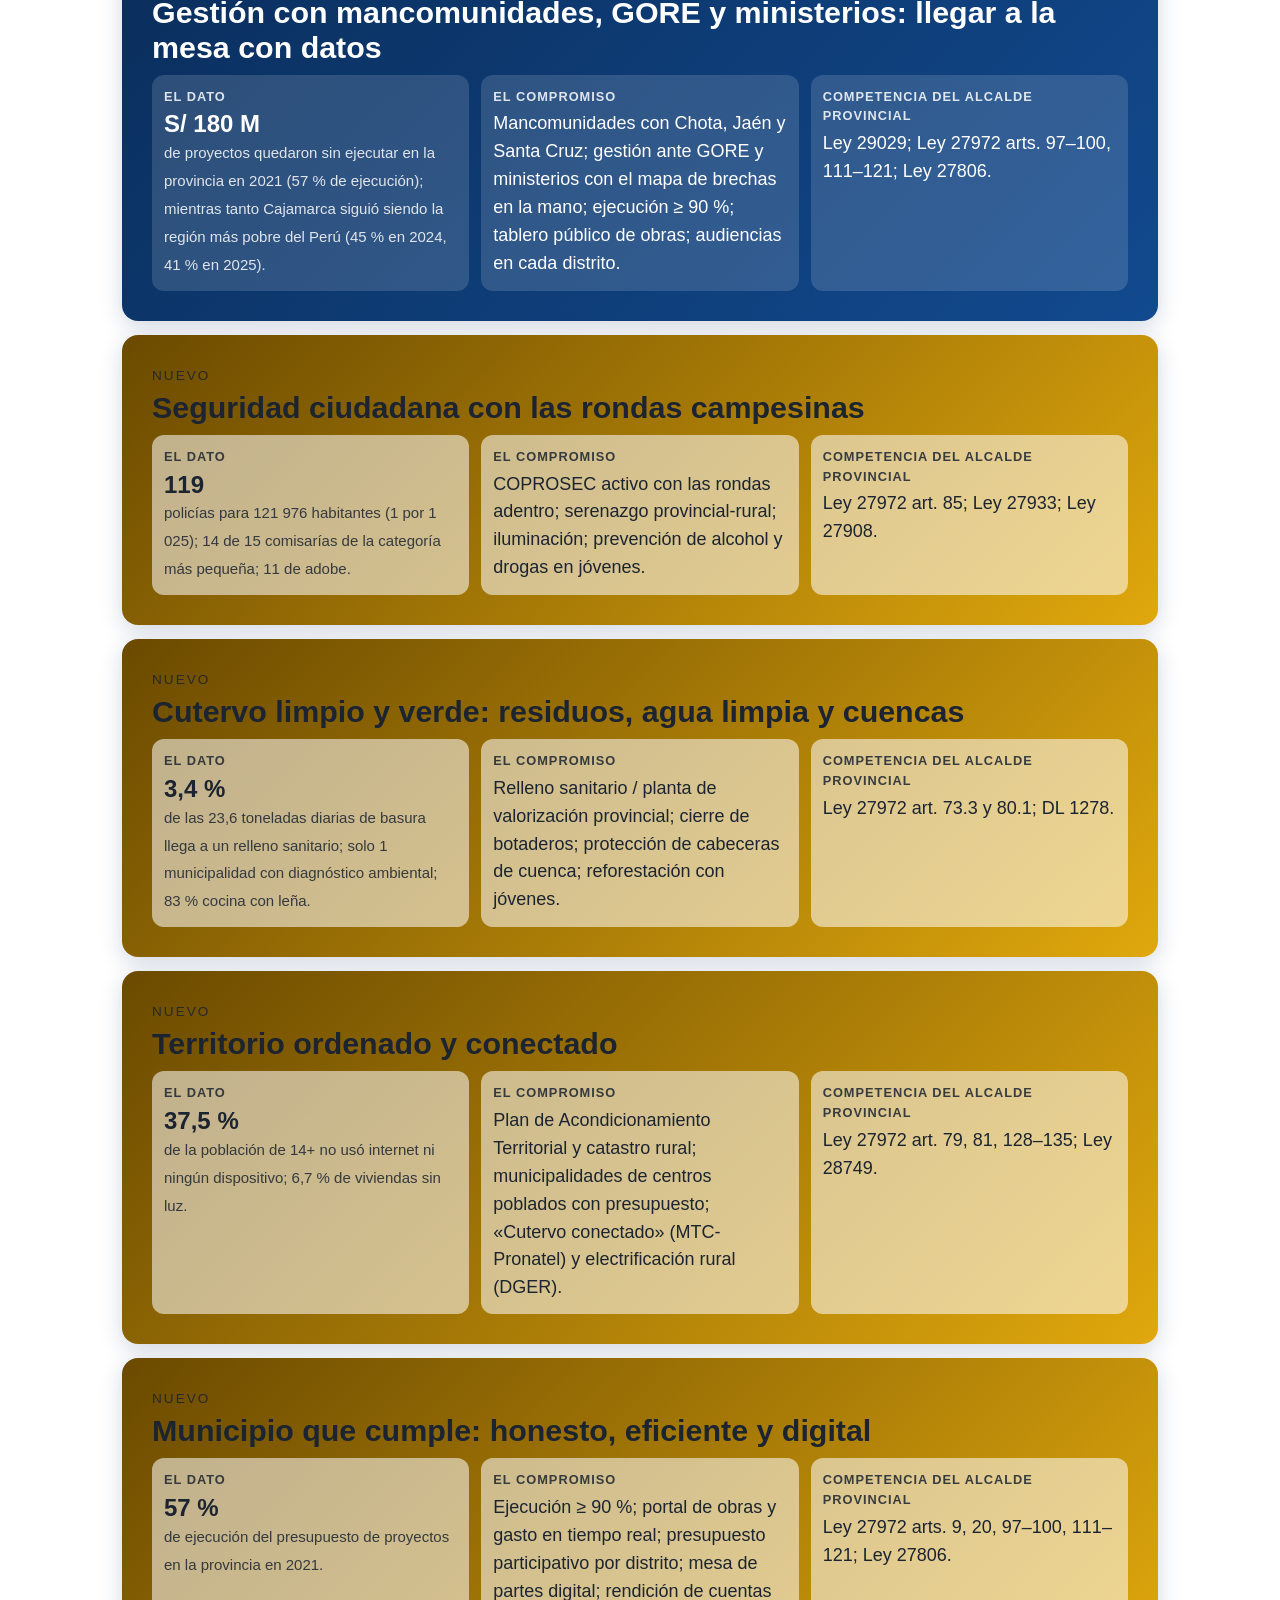
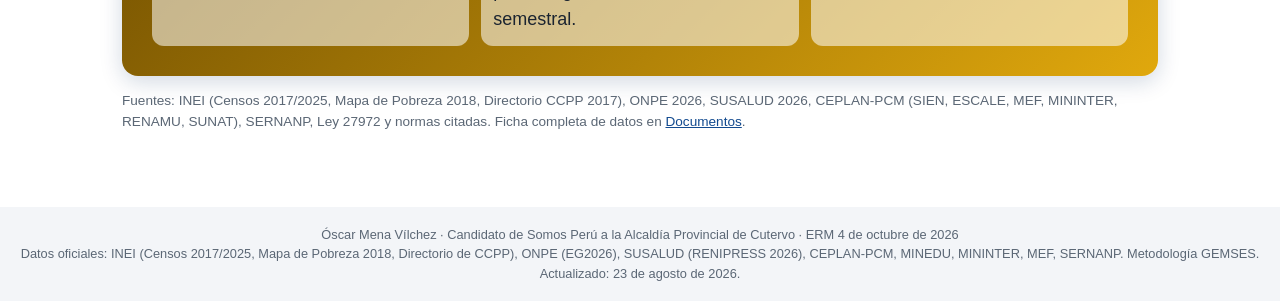
<file: ejes.html>
<!DOCTYPE html><html lang="es"><head><meta charset="utf-8"><meta name="viewport" content="width=device-width, initial-scale=1">
<title>Ejes del plan · Óscar Mena Vílchez · Cutervo 2026</title><meta name="description" content="Presentación de los ejes programáticos con datos y compromisos."><link rel="stylesheet" href="assets/estilo.css">
<meta property="og:title" content="Ejes del plan · Óscar Mena Vílchez · Cutervo 2026"><meta property="og:image" content="img/oscar_mena_portada.jpg"></head><body><nav class="nav"><a class="brand" href="index.html">ÓSCAR MENA · CUTERVO 2026</a><a class="l" href="index.html">Inicio</a><a class="l" href="discurso.html">Discurso</a><a class="l on" href="ejes.html">Ejes del plan</a><a class="l" href="mapa.html">Mapa y cifras</a><a class="l" href="documentos.html">Documentos</a></nav><div class="wrap"><h1 style="color:var(--azul);margin:6px 0">Ejes del plan de gobierno</h1><p style="color:var(--muted)">Los 8 ejes programáticos de Óscar Mena, reforzados con el dato oficial que los sustenta, el compromiso medible y la base legal; más 4 ejes que las funciones del alcalde provincial y los datos de Cutervo exigen. Se lee en teléfono: deslice hacia abajo.</p>
<div class="btns"><a class="btn o" href="mapa.html">Ver el mapa de brechas por distrito</a><a class="btn g" href="javascript:window.print()">🖨 Imprimir / PDF</a></div><div class="toc"><a href="#e0">Eje 1 · Agricultura y ganadería: riego tec…</a><a href="#e1">Eje 2 · Agua, saneamiento básico y salud…</a><a href="#e2">Eje 3 · Cutervo seguro frente a lluvias y …</a><a href="#e3">Eje 4 · Educación, cultura y deporte…</a><a href="#e4">Eje 5 · Integración vial a los 15 distrito…</a><a href="#e5">Eje 6 · Cooperativismo, asociatividad y tu…</a><a href="#e6">Eje 7 · Protección social: DEMUNA, OMAPED,…</a><a href="#e7">Eje 8 · Gestión con mancomunidades, GORE y…</a><a href="#e8">Nuevo · Seguridad ciudadana con las rondas…</a><a href="#e9">Nuevo · Cutervo limpio y verde: residuos, …</a><a href="#e10">Nuevo · Territorio ordenado y conectado…</a><a href="#e11">Nuevo · Municipio que cumple: honesto, efi…</a></div><section class="eje " id="e0"><div class="n">Eje 1</div><h2>Agricultura y ganadería: riego tecnificado y mejoramiento genético</h2><div class="grid">
<div class="box"><b>El dato</b><div class="dato">69,7 %</div><small>de la PEA ocupada trabaja en el campo (27 650 personas); solo 203 contribuyentes agropecuarios de 15 242.</small></div>
<div class="box"><b>El compromiso</b>Riego tecnificado por cuencas y mejoramiento genético con INIA/GORE; PROCOMPITE (hasta 10 % de la inversión municipal) para cooperativas; mercado y camal provincial; marca Cutervo.</div>
<div class="box"><b>Competencia del alcalde provincial</b>Ley 27972 art. 86 y 83; Ley 29337 PROCOMPITE; Invierte.pe (riego menor).</div></div></section><section class="eje " id="e1"><div class="n">Eje 2</div><h2>Agua, saneamiento básico y salud</h2><div class="grid">
<div class="box"><b>El dato</b><div class="dato">20,4 % · 62,4 %</div><small>de viviendas sin agua por red y sin desagüe por red (INEI 2025); 13 676 personas sin ningún baño; DCI 17,6 % (dptal. 20,4 % ENDES 2024); anemia infantil dptal. 38,4 % en 2024 (subió de 25,8 %); 11,6 médicos por 10 000; 9 distritos sin camas.</small></div>
<div class="box"><b>El compromiso</b>«Agua segura en los 15 distritos»: ATM de saneamiento + JASS con cloración + proyectos con MVCS/GORE. «Cutervo sin desnutrición»: Vaso de Leche, nutricionistas, postas equipadas.</div>
<div class="box"><b>Competencia del alcalde provincial</b>Ley 27972 art. 80; DL 1280 (ATM/JASS); Sello Municipal MIDIS.</div></div></section><section class="eje alt" id="e2"><div class="n">Eje 3</div><h2>Cutervo seguro frente a lluvias y desastres (drenaje y gestión de riesgos)</h2><div class="grid">
<div class="box"><b>El dato</b><div class="dato">3 de 15</div><small>comisarías tienen drenaje de lluvias; territorio de 456 a 3 068 msnm; cada temporada de lluvias cuesta caminos y casas.</small></div>
<div class="box"><b>El compromiso</b>Plan de drenaje pluvial de la ciudad; Defensa Civil activa en caseríos; defensas ribereñas gestionadas con ANA/GORE; referencia técnica: experiencias de drenaje urbano sostenible (Brasil).</div>
<div class="box"><b>Competencia del alcalde provincial</b>Ley 29664 SINAGERD; art. 79 y 85 LOM.</div></div></section><section class="eje " id="e3"><div class="n">Eje 4</div><h2>Educación, cultura y deporte</h2><div class="grid">
<div class="box"><b>El dato</b><div class="dato">15,5 % · 14,7 %</div><small>de mayores de 14 no sabe leer (3× Perú) · de locales escolares públicos en buen estado; 28 % de primarias con internet; 386 primarias multigrado/unidocentes.</small></div>
<div class="box"><b>El compromiso</b>«Cutervo lee» (alfabetización con el GORE); ninguna escuela sin agua, luz e internet; becas y residencia estudiantil; polideportivos distritales; bibliotecas y cultura viva.</div>
<div class="box"><b>Competencia del alcalde provincial</b>Ley 27972 art. 82 (locales escolares, alfabetización, deporte, tecnologías).</div></div></section><section class="eje alt" id="e4"><div class="n">Eje 5</div><h2>Integración vial a los 15 distritos, centros poblados y caseríos</h2><div class="grid">
<div class="box"><b>El dato</b><div class="dato">635</div><small>centros poblados; 294 con menos de 100 habitantes; 13 distritos 100 % rurales.</small></div>
<div class="box"><b>El compromiso</b>Plan Vial Provincial Participativo; Instituto Vial Provincial fortalecido; mantenimiento rutinario con comunidades y rondas; transporte ordenado (terminal, mototaxis). Meta: ningún caserío incomunicado en lluvias.</div>
<div class="box"><b>Competencia del alcalde provincial</b>Ley 27972 art. 79 y 81; red vial vecinal (DS 017-2007-MTC).</div></div></section><section class="eje " id="e5"><div class="n">Eje 6</div><h2>Cooperativismo, asociatividad y turismo con los jóvenes</h2><div class="grid">
<div class="box"><b>El dato</b><div class="dato">82 %</div><small>de los escolares quiere ir a la universidad, pero solo 12 % de los adultos llegó a educación superior; Parque Nacional de Cutervo = 1.º del Perú (1961, 8 214 ha).</small></div>
<div class="box"><b>El compromiso</b>Centro de Emprendimiento Juvenil; PROCOMPITE joven; circuito turístico del Parque Nacional con SERNANP; ferias agroturísticas; formalización de MYPE.</div>
<div class="box"><b>Competencia del alcalde provincial</b>Ley 27972 art. 86, 82.15, 84.1.7; Ley 29337.</div></div></section><section class="eje alt" id="e6"><div class="n">Eje 7</div><h2>Protección social: DEMUNA, OMAPED, CIAM y Vaso de Leche, en alianza con iglesias, rondas, comedores y clubes de madres</h2><div class="grid">
<div class="box"><b>El dato</b><div class="dato">1 de 5</div><small>personas en edad de trabajar es adulto mayor (20 566); pobreza 57,5 % (Cajamarca 2024: 45 %, la región más pobre del Perú); 2 002 niños con desnutrición crónica; 2 250 casos de violencia atendidos por los CEM de Cajamarca en ene–jun 2026 (87 % mujeres).</small></div>
<div class="box"><b>El compromiso</b>Programas sociales fortalecidos y transparentes; alianza con las iglesias y organizaciones que llegan donde el Estado no llega; Instancia Provincial contra la violencia hacia la mujer.</div>
<div class="box"><b>Competencia del alcalde provincial</b>Ley 27972 art. 84; Ley 29973 (OMAPED); Ley 30490 (CIAM); Ley 30364 art. 38.</div></div></section><section class="eje " id="e7"><div class="n">Eje 8</div><h2>Gestión con mancomunidades, GORE y ministerios: llegar a la mesa con datos</h2><div class="grid">
<div class="box"><b>El dato</b><div class="dato">S/ 180 M</div><small>de proyectos quedaron sin ejecutar en la provincia en 2021 (57 % de ejecución); mientras tanto Cajamarca siguió siendo la región más pobre del Perú (45 % en 2024, 41 % en 2025).</small></div>
<div class="box"><b>El compromiso</b>Mancomunidades con Chota, Jaén y Santa Cruz; gestión ante GORE y ministerios con el mapa de brechas en la mano; ejecución ≥ 90 %; tablero público de obras; audiencias en cada distrito.</div>
<div class="box"><b>Competencia del alcalde provincial</b>Ley 29029; Ley 27972 arts. 97–100, 111–121; Ley 27806.</div></div></section><section class="eje nuevo" id="e8"><div class="n">Nuevo</div><h2>Seguridad ciudadana con las rondas campesinas</h2><div class="grid">
<div class="box"><b>El dato</b><div class="dato">119</div><small>policías para 121 976 habitantes (1 por 1 025); 14 de 15 comisarías de la categoría más pequeña; 11 de adobe.</small></div>
<div class="box"><b>El compromiso</b>COPROSEC activo con las rondas adentro; serenazgo provincial-rural; iluminación; prevención de alcohol y drogas en jóvenes.</div>
<div class="box"><b>Competencia del alcalde provincial</b>Ley 27972 art. 85; Ley 27933; Ley 27908.</div></div></section><section class="eje nuevo" id="e9"><div class="n">Nuevo</div><h2>Cutervo limpio y verde: residuos, agua limpia y cuencas</h2><div class="grid">
<div class="box"><b>El dato</b><div class="dato">3,4 %</div><small>de las 23,6 toneladas diarias de basura llega a un relleno sanitario; solo 1 municipalidad con diagnóstico ambiental; 83 % cocina con leña.</small></div>
<div class="box"><b>El compromiso</b>Relleno sanitario / planta de valorización provincial; cierre de botaderos; protección de cabeceras de cuenca; reforestación con jóvenes.</div>
<div class="box"><b>Competencia del alcalde provincial</b>Ley 27972 art. 73.3 y 80.1; DL 1278.</div></div></section><section class="eje nuevo" id="e10"><div class="n">Nuevo</div><h2>Territorio ordenado y conectado</h2><div class="grid">
<div class="box"><b>El dato</b><div class="dato">37,5 %</div><small>de la población de 14+ no usó internet ni ningún dispositivo; 6,7 % de viviendas sin luz.</small></div>
<div class="box"><b>El compromiso</b>Plan de Acondicionamiento Territorial y catastro rural; municipalidades de centros poblados con presupuesto; «Cutervo conectado» (MTC-Pronatel) y electrificación rural (DGER).</div>
<div class="box"><b>Competencia del alcalde provincial</b>Ley 27972 art. 79, 81, 128–135; Ley 28749.</div></div></section><section class="eje nuevo" id="e11"><div class="n">Nuevo</div><h2>Municipio que cumple: honesto, eficiente y digital</h2><div class="grid">
<div class="box"><b>El dato</b><div class="dato">57 %</div><small>de ejecución del presupuesto de proyectos en la provincia en 2021.</small></div>
<div class="box"><b>El compromiso</b>Ejecución ≥ 90 %; portal de obras y gasto en tiempo real; presupuesto participativo por distrito; mesa de partes digital; rendición de cuentas semestral.</div>
<div class="box"><b>Competencia del alcalde provincial</b>Ley 27972 arts. 9, 20, 97–100, 111–121; Ley 27806.</div></div></section>
<p style="color:var(--muted);font-size:.85rem">Fuentes: INEI (Censos 2017/2025, Mapa de Pobreza 2018, Directorio CCPP 2017), ONPE 2026, SUSALUD 2026, CEPLAN-PCM (SIEN, ESCALE, MEF, MININTER, RENAMU, SUNAT), SERNANP, Ley 27972 y normas citadas. Ficha completa de datos en <a href="documentos.html">Documentos</a>.</p></div>
<footer>Óscar Mena Vílchez · Candidato de Somos Perú a la Alcaldía Provincial de Cutervo · ERM 4 de octubre de 2026<br>Datos oficiales: INEI (Censos 2017/2025, Mapa de Pobreza 2018, Directorio de CCPP), ONPE (EG2026), SUSALUD (RENIPRESS 2026), CEPLAN-PCM, MINEDU, MININTER, MEF, SERNANP. Metodología GEMSES. Actualizado: 23 de agosto de 2026.</footer></body></html>
</file>
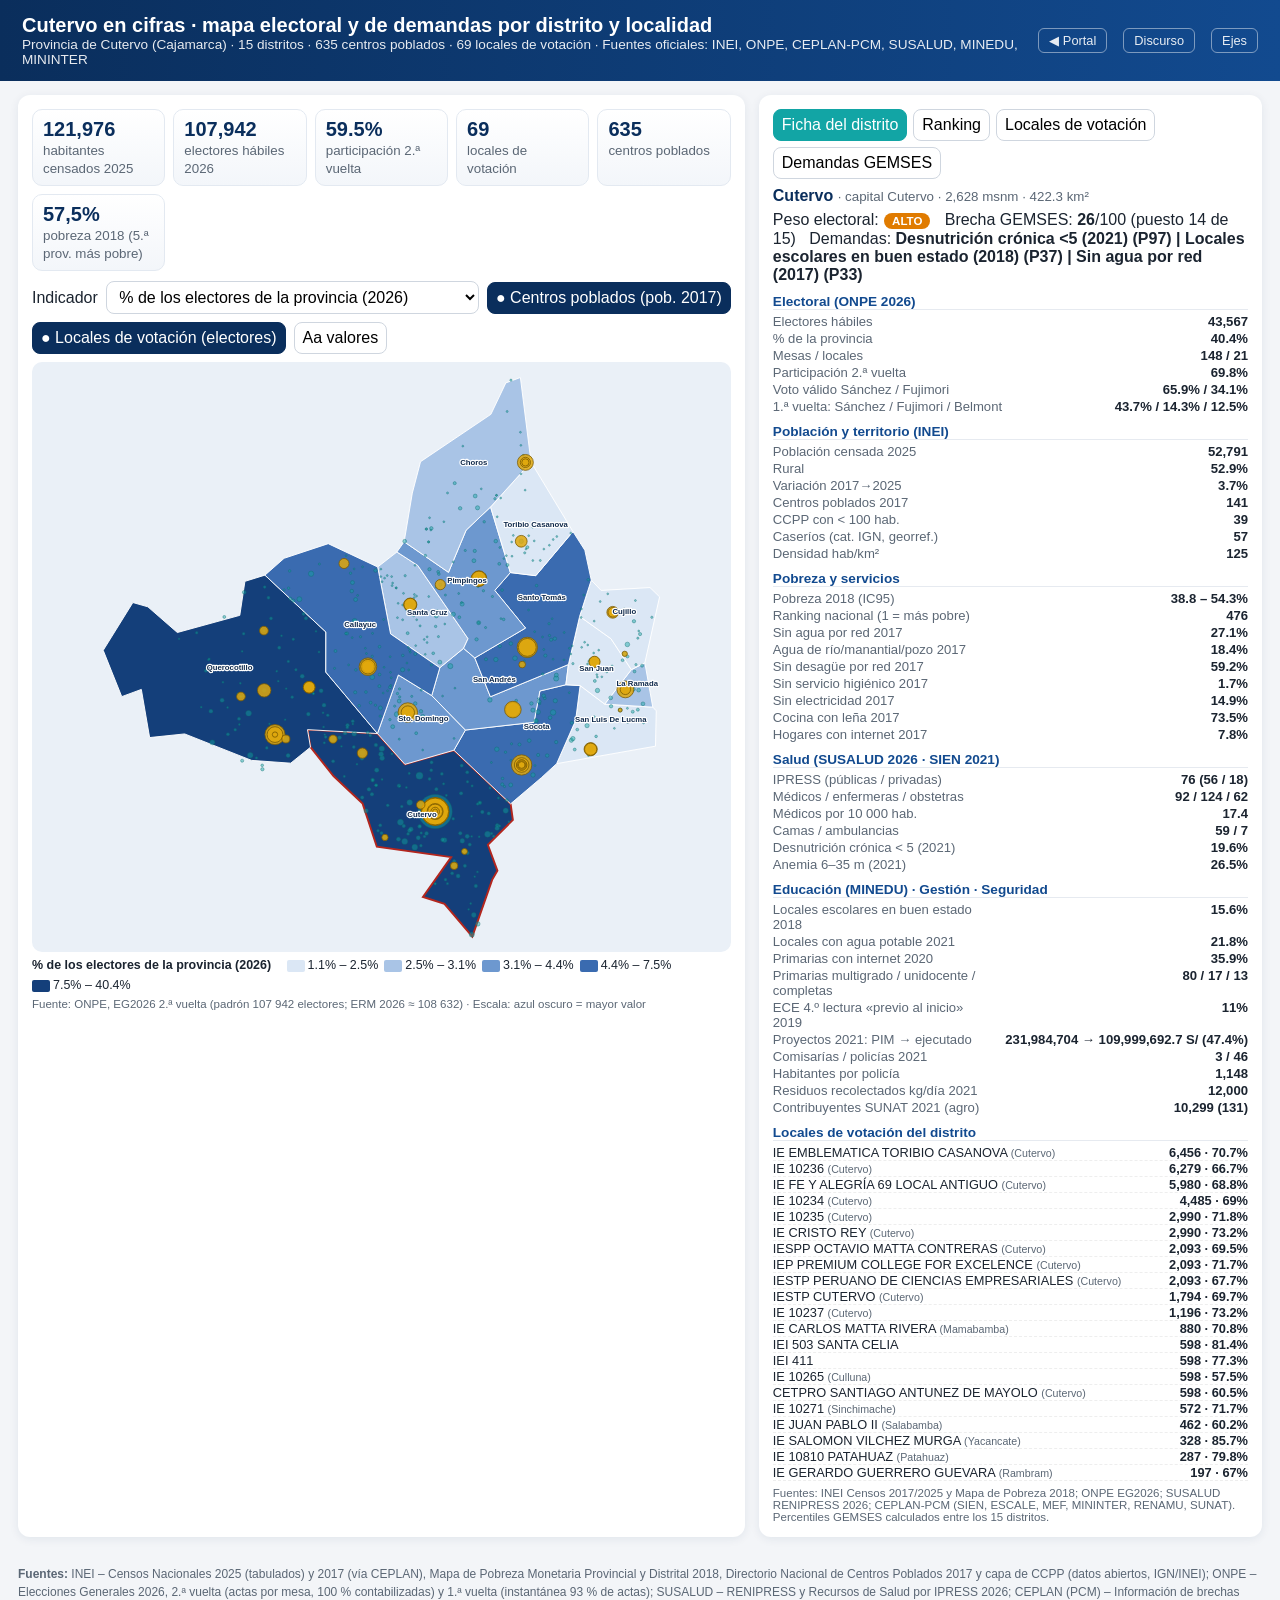
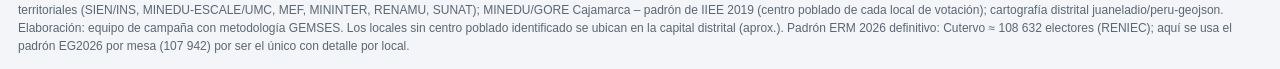
<file: mapa.html>
<!DOCTYPE html>
<html lang="es">
<head>
<meta charset="utf-8">
<meta name="viewport" content="width=device-width, initial-scale=1">
<title>Cutervo en cifras — Mapa electoral y de demandas por distrito y localidad</title>
<style>
:root{--azul:#0a2e5c;--azul2:#124a8f;--teal:#12a5a5;--oro:#e0a80d;--rojo:#b3261e;--gris:#f3f5f8;--txt:#1b2430;--muted:#5b6775;--bg:#ffffff}
*{box-sizing:border-box}
body{margin:0;font-family:Segoe UI,Roboto,Helvetica,Arial,sans-serif;color:var(--txt);background:var(--gris)}
header{background:linear-gradient(90deg,var(--azul),var(--azul2));color:#fff;padding:14px 22px;display:flex;align-items:center;gap:16px;flex-wrap:wrap}
header h1{font-size:1.25rem;margin:0;font-weight:700}
header .sub{font-size:.85rem;opacity:.9}
header a{color:#fff;opacity:.9;text-decoration:none;border:1px solid rgba(255,255,255,.5);padding:4px 10px;border-radius:6px;font-size:.8rem}
.wrap{display:grid;grid-template-columns:minmax(320px,1.3fr) minmax(300px,.9fr);gap:14px;padding:14px 18px;max-width:1500px;margin:0 auto}
@media(max-width:900px){.wrap{grid-template-columns:1fr}}
.card{background:#fff;border-radius:12px;box-shadow:0 2px 10px rgba(10,46,92,.08);padding:14px;min-width:0;overflow:hidden}
.wrap>*{min-width:0}
.controls label{display:flex;align-items:center;gap:4px;flex:1 1 260px;min-width:0}
.controls select{flex:1;min-width:0;max-width:100%}
body{overflow-x:hidden}
.card h2{font-size:1rem;margin:0 0 8px;color:var(--azul)}
.controls{display:flex;gap:8px;flex-wrap:wrap;align-items:center;margin-bottom:8px}
select,button,input{font:inherit;padding:6px 8px;border:1px solid #cfd6df;border-radius:8px;background:#fff}
button.tog{cursor:pointer}
button.tog.on{background:var(--azul);color:#fff;border-color:var(--azul)}
svg#mapa{width:100%;height:auto;display:block;background:#eaf0f7;border-radius:10px}
path.dist{stroke:#fff;stroke-width:1.2;cursor:pointer;transition:opacity .15s}
path.dist:hover{opacity:.85;stroke:var(--oro);stroke-width:2}
path.dist.sel{stroke:var(--rojo);stroke-width:2.5}
text.lbl{font-size:10px;font-weight:700;fill:#102a4c;pointer-events:none;paint-order:stroke;stroke:#fff;stroke-width:3px;stroke-linejoin:round}
text.lbl2{font-size:9px;fill:#102a4c;pointer-events:none;paint-order:stroke;stroke:#fff;stroke-width:3px}
circle.ccpp{fill:var(--teal);fill-opacity:.45;stroke:#0b6b6b;stroke-width:.5;cursor:pointer}
circle.loc{fill:var(--oro);fill-opacity:.85;stroke:#7a5a00;stroke-width:1;cursor:pointer}
.legend{display:flex;gap:6px;flex-wrap:wrap;align-items:center;font-size:.78rem;margin-top:6px}
.legend span.box{display:inline-block;width:18px;height:12px;border-radius:2px;margin-right:3px;vertical-align:middle}
#tip{position:fixed;pointer-events:none;background:#102a4c;color:#fff;padding:8px 10px;border-radius:8px;font-size:.8rem;max-width:300px;display:none;z-index:10;box-shadow:0 4px 14px rgba(0,0,0,.3);line-height:1.35}
table{width:100%;border-collapse:collapse;font-size:.8rem}
th,td{padding:5px 6px;border-bottom:1px solid #e6eaf0;text-align:left;vertical-align:top}
th{background:#f0f4f9;color:var(--azul);position:sticky;top:0;cursor:pointer}
td.num,th.num{text-align:right;font-variant-numeric:tabular-nums}
.bar{height:8px;background:var(--azul2);border-radius:4px;display:inline-block;vertical-align:middle}
.ficha dl{display:grid;grid-template-columns:1fr auto;gap:2px 10px;margin:0;font-size:.82rem}
.ficha dt{color:var(--muted)}
.ficha dd{margin:0;text-align:right;font-weight:600}
.ficha h3{margin:10px 0 4px;font-size:.85rem;color:var(--azul2);border-bottom:1px solid #e6eaf0}
.chip{display:inline-block;padding:2px 8px;border-radius:999px;font-size:.72rem;font-weight:700;color:#fff;margin:1px}
.CRÍTICO{background:var(--rojo)} .ALTO{background:#e07b00} .MEDIO{background:var(--oro)} .BAJO{background:#2e8b57}
.tabs{display:flex;gap:6px;margin-bottom:8px;flex-wrap:wrap}
.tabs button{cursor:pointer}
.tabs button.on{background:var(--teal);color:#fff;border-color:var(--teal)}
.scroll{max-height:70vh;overflow:auto;border:1px solid #e6eaf0;border-radius:8px}
.tabwrap{overflow-x:auto;-webkit-overflow-scrolling:touch}
.dcard{border:1px solid #e3e9f1;border-radius:12px;padding:10px 12px;margin:8px 4px;background:#fff;box-shadow:0 1px 6px rgba(10,46,92,.06);cursor:pointer}
.dcard .top{display:flex;justify-content:space-between;align-items:baseline;gap:8px;flex-wrap:wrap}
.dcard .top b{color:var(--azul);font-size:1rem}
.dcard .top small{color:var(--muted)}
.dcard .brk{display:inline-block;min-width:44px;text-align:center;border-radius:8px;padding:2px 8px;font-weight:800;color:#fff;background:var(--azul2)}
.dcard .chips{display:flex;flex-wrap:wrap;gap:4px;margin-top:6px}
.dcard .chips span.lbl{font-size:.72rem;color:var(--muted);align-self:center}
.dcard .dem{font-size:.78rem;color:var(--muted);margin-top:6px;line-height:1.35}
footer{padding:14px 18px;font-size:.75rem;color:var(--muted);max-width:1500px;margin:0 auto;line-height:1.5}
.kpis{display:grid;grid-template-columns:repeat(auto-fit,minmax(130px,1fr));gap:8px;margin-bottom:10px}
.kpi{background:linear-gradient(180deg,#fff,#f3f6fa);border:1px solid #e3e9f1;border-radius:10px;padding:8px 10px}
.kpi b{display:block;font-size:1.25rem;color:var(--azul)}
.kpi small{color:var(--muted)}
.src{font-size:.72rem;color:var(--muted);margin-top:6px}
@media(max-width:640px){header{padding:8px 12px;gap:6px}header h1{font-size:.98rem}header .sub{display:none}.kpis{grid-template-columns:repeat(2,1fr)}.kpi b{font-size:1.15rem}}
@media print{header a,.controls,.tabs{display:none}.wrap{display:block}.card{box-shadow:none;page-break-inside:avoid}}
</style>
</head>
<body>
<header>
  <div style="flex:1">
    <h1>Cutervo en cifras · mapa electoral y de demandas por distrito y localidad</h1>
    <div class="sub">Provincia de Cutervo (Cajamarca) · 15 distritos · 635 centros poblados · 69 locales de votación · Fuentes oficiales: INEI, ONPE, CEPLAN-PCM, SUSALUD, MINEDU, MININTER</div>
  </div>
  <a href="index.html">◀ Portal</a>
  <a href="discurso.html">Discurso</a>
  <a href="ejes.html">Ejes</a>
</header>
<div class="wrap">
  <div class="card">
    <div class="kpis" id="kpis"></div>
    <div class="controls">
      <label>Indicador&nbsp;<select id="sel"></select></label>
      <button class="tog on" id="tCcpp">● Centros poblados (pob. 2017)</button>
      <button class="tog on" id="tLoc">● Locales de votación (electores)</button>
      <button class="tog" id="tLbl">Aa valores</button>
    </div>
    <svg id="mapa" viewBox="0 0 900 760" role="img" aria-label="Mapa de la provincia de Cutervo"></svg>
    <div class="legend" id="leg"></div>
    <div class="src" id="srcInd"></div>
  </div>
  <div class="card">
    <div class="tabs"><button class="on" data-t="ficha">Ficha del distrito</button><button data-t="rank">Ranking</button><button data-t="loc">Locales de votación</button><button data-t="dem">Demandas GEMSES</button></div>
    <div id="pFicha" class="ficha"></div>
    <div id="pRank" style="display:none" class="scroll"></div>
    <div id="pLoc" style="display:none"><div class="controls"><input id="fLoc" placeholder="filtrar local / distrito / centro poblado" style="flex:1"></div><div class="scroll" id="tLocales"></div></div>
    <div id="pDem" style="display:none" class="scroll"></div>
  </div>
</div>
<footer id="foot"></footer>
<div id="tip"></div>
<script id="datos" type="application/json">{"geojson": {"type": "FeatureCollection", "features": [{"type": "Feature", "properties": {"OBJECTID": 1587, "IDDIST": "060601", "IDDPTO": "06", "IDPROV": "0606", "NOMBDIST": "CUTERVO", "NOMBPROV": "CUTERVO", "NOMBDEP": "CAJAMARCA", "DCTO": "-", "LEY": "-", "FECHA": "EPOCA INDEP.", "NOM_CAP": "CUTERVO", "SHAPE_LENG": 1.11717818296, "SHAPE_AREA": 0.03509227024, "SHAPE_LE_1": 1.11787649934, "SHAPE_AR_1": 0.03512972244, "AREA_MINAM": 43138.04}, "geometry": {"type": "Polygon", "coordinates": [[[-78.89732611299046, -6.272228474469217], [-78.85946073795822, -6.314415849508808], [-78.79211336289966, -6.295087474491387], [-78.71408786283139, -6.368482474560285], [-78.71100248782875, -6.390554849580862], [-78.74534961285931, -6.424431599612137], [-78.7322212378479, -6.459886724645241], [-78.73948736285438, -6.472368224656823], [-78.76676561287883, -6.55006634972891], [-78.80511323791218, -6.505281224686929], [-78.83470898793792, -6.495827974677859], [-78.79580111290367, -6.441442599627591], [-78.8981269879922, -6.427148474613373], [-78.91776761300856, -6.368191349558296], [-78.95774423804217, -6.330468724522802], [-78.98943548806847, -6.290978474485708], [-78.99354886307171, -6.266974599463305], [-78.89732611299046, -6.272228474469217]]]}}, {"type": "Feature", "properties": {"OBJECTID": 1596, "IDDIST": "060610", "IDDPTO": "06", "IDPROV": "0606", "NOMBDIST": "SAN LUIS DE LUCMA", "NOMBPROV": "CUTERVO", "NOMBDEP": "CAJAMARCA", "DCTO": "LEY", "LEY": "6613", "FECHA": "08/04/1929", "NOM_CAP": "SAN LUIS DE LUCMA", "SHAPE_LENG": 0.47741505964, "SHAPE_AREA": 0.00846253806, "SHAPE_LE_1": 0.4780493496, "SHAPE_AR_1": 0.00837707292, "AREA_MINAM": 10283.11}, "geometry": {"type": "Polygon", "coordinates": [[[-78.5846093627152, -6.232033349434065], [-78.51842973765541, -6.236136724438203], [-78.51366211265109, -6.241275349442994], [-78.51468161265217, -6.289552724487935], [-78.65076173777481, -6.313537099509544], [-78.62464036275121, -6.254424224454675], [-78.61849198774551, -6.206581224410162], [-78.5846093627152, -6.232033349434065]]]}}, {"type": "Feature", "properties": {"OBJECTID": 1597, "IDDIST": "060614", "IDDPTO": "06", "IDPROV": "0606", "NOMBDIST": "SOCOTA", "NOMBPROV": "CUTERVO", "NOMBDEP": "CAJAMARCA", "DCTO": "LEY", "LEY": "S/N", "FECHA": "05/02/1875", "NOM_CAP": "SOCOTA", "SHAPE_LENG": 0.610003553, "SHAPE_AREA": 0.01262038156, "SHAPE_LE_1": 0.61533085394, "SHAPE_AR_1": 0.01262392288, "AREA_MINAM": 15499.63}, "geometry": {"type": "Polygon", "coordinates": [[[-78.61849198774551, -6.206581224410162], [-78.62464036275121, -6.254424224454675], [-78.65076173777481, -6.313537099509544], [-78.67177148779363, -6.332675724527228], [-78.71408786283139, -6.368482474560285], [-78.79211336289966, -6.295087474491387], [-78.7762239878856, -6.267518974465857], [-78.6818617378023, -6.256912349456641], [-78.67379686279494, -6.21402159941676], [-78.63802148776301, -6.205593724409135], [-78.61849198774551, -6.206581224410162]]]}}, {"type": "Feature", "properties": {"OBJECTID": 1600, "IDDIST": "060612", "IDDPTO": "06", "IDPROV": "0606", "NOMBDIST": "SANTO DOMINGO DE LA CAPILLA", "NOMBPROV": "CUTERVO", "NOMBDEP": "CAJAMARCA", "DCTO": "LEY", "LEY": "12549", "FECHA": "12/01/1956", "NOM_CAP": "SANTO DOMINGO DE LA CAPILLA", "SHAPE_LENG": 0.41041774501, "SHAPE_AREA": 0.00840969206, "SHAPE_LE_1": 0.41290067081, "SHAPE_AR_1": 0.00854427137, "AREA_MINAM": 10494.72}, "geometry": {"type": "Polygon", "coordinates": [[[-78.82267686292585, -6.22030372442155], [-78.7762239878856, -6.267518974465857], [-78.79211336289966, -6.295087474491387], [-78.85946073795822, -6.314415849508808], [-78.89732611299046, -6.272228474469217], [-78.86862111296533, -6.192161974394964], [-78.82267686292585, -6.22030372442155]]]}}, {"type": "Feature", "properties": {"OBJECTID": 1603, "IDDIST": "060605", "IDDPTO": "06", "IDPROV": "0606", "NOMBDIST": "LA RAMADA", "NOMBPROV": "CUTERVO", "NOMBDEP": "CAJAMARCA", "DCTO": "LEY", "LEY": "13703", "FECHA": "06/10/1961", "NOM_CAP": "LA RAMADA", "SHAPE_LENG": 0.23676358021, "SHAPE_AREA": 0.00281982171, "SHAPE_LE_1": 0.23618391388, "SHAPE_AR_1": 0.00282310004, "AREA_MINAM": 3465.57}, "geometry": {"type": "Polygon", "coordinates": [[[-78.51842973765541, -6.236136724438203], [-78.5846093627152, -6.232033349434065], [-78.54797073768198, -6.184894474390355], [-78.52929486266505, -6.175660099381861], [-78.51842973765541, -6.236136724438203]]]}}, {"type": "Feature", "properties": {"OBJECTID": 1607, "IDDIST": "060608", "IDDPTO": "06", "IDPROV": "0606", "NOMBDIST": "SAN ANDRES DE CUTERVO", "NOMBPROV": "CUTERVO", "NOMBDEP": "CAJAMARCA", "DCTO": "LEY", "LEY": "13702", "FECHA": "06/10/1961", "NOM_CAP": "SAN ANDRES DE CUTERVO", "SHAPE_LENG": 0.6426186975, "SHAPE_AREA": 0.01014708384, "SHAPE_LE_1": 0.63852247352, "SHAPE_AR_1": 0.01016603318, "AREA_MINAM": 12484.61}, "geometry": {"type": "Polygon", "coordinates": [[[-78.77879298788727, -6.155773474361825], [-78.76336186287384, -6.168767724374032], [-78.74187948785523, -6.221927349423675], [-78.63451361275976, -6.177865224383346], [-78.63802148776301, -6.205593724409135], [-78.67379686279494, -6.21402159941676], [-78.6818617378023, -6.256912349456641], [-78.7762239878856, -6.267518974465857], [-78.82267686292585, -6.22030372442155], [-78.8114863629159, -6.1823300993863], [-78.77879298788727, -6.155773474361825]]]}}, {"type": "Feature", "properties": {"OBJECTID": 1615, "IDDIST": "060609", "IDDPTO": "06", "IDPROV": "0606", "NOMBDIST": "SAN JUAN DE CUTERVO", "NOMBPROV": "CUTERVO", "NOMBDEP": "CAJAMARCA", "DCTO": "LEY", "LEY": "13433", "FECHA": "08/08/1960", "NOM_CAP": "SAN JUAN DE CUTERVO", "SHAPE_LENG": 0.35375414444, "SHAPE_AREA": 0.00560310167, "SHAPE_LE_1": 0.35626313513, "SHAPE_AR_1": 0.00557296071, "AREA_MINAM": 6842.49}, "geometry": {"type": "Polygon", "coordinates": [[[-78.54797073768198, -6.184894474390355], [-78.5846093627152, -6.232033349434065], [-78.61849198774551, -6.206581224410162], [-78.63802148776301, -6.205593724409135], [-78.63451361275976, -6.177865224383346], [-78.61910936274572, -6.111937474322056], [-78.57590036270705, -6.142533224350789], [-78.54797073768198, -6.184894474390355]]]}}, {"type": "Feature", "properties": {"OBJECTID": 1624, "IDDIST": "060604", "IDDPTO": "06", "IDPROV": "0606", "NOMBDIST": "CUJILLO", "NOMBPROV": "CUTERVO", "NOMBDEP": "CAJAMARCA", "DCTO": "-", "LEY": "-", "FECHA": "EPOCA INDEP.", "NOM_CAP": "CUJILLO", "SHAPE_LENG": 0.4115252099, "SHAPE_AREA": 0.00810471581, "SHAPE_LE_1": 0.41164741732, "SHAPE_AR_1": 0.00806606476, "AREA_MINAM": 9903.65}, "geometry": {"type": "Polygon", "coordinates": [[[-78.52227336265837, -6.072520849285865], [-78.50906423764646, -6.085308349297821], [-78.52929486266505, -6.175660099381861], [-78.54797073768198, -6.184894474390355], [-78.57590036270705, -6.142533224350789], [-78.61910936274572, -6.111937474322056], [-78.60300698773109, -6.06234297427598], [-78.589442737719, -6.076535849289256], [-78.52227336265837, -6.072520849285865]]]}}, {"type": "Feature", "properties": {"OBJECTID": 1626, "IDDIST": "060607", "IDDPTO": "06", "IDPROV": "0606", "NOMBDIST": "QUEROCOTILLO", "NOMBPROV": "CUTERVO", "NOMBDEP": "CAJAMARCA", "DCTO": "-", "LEY": "-", "FECHA": "EPOCA INDEP.", "NOM_CAP": "QUEROCOTILLO", "SHAPE_LENG": 1.28795617916, "SHAPE_AREA": 0.05621492977, "SHAPE_LE_1": 1.28566358351, "SHAPE_AR_1": 0.05608722296, "AREA_MINAM": 68939.9}, "geometry": {"type": "Polygon", "coordinates": [[[-79.05218186311832, -6.05560622426598], [-78.96821723804948, -6.133401599339307], [-78.96835361305001, -6.188270849390356], [-78.89732611299046, -6.272228474469217], [-78.99354886307171, -6.266974599463305], [-78.98943548806847, -6.290978474485708], [-79.01668548809131, -6.312826224505708], [-79.07053511313563, -6.309078099501562], [-79.16260736320923, -6.272800724466517], [-79.21083411324703, -6.277809099470439], [-79.22228186325508, -6.21198334940901], [-79.24916748827576, -6.22177684941768], [-79.27466461329423, -6.158460474358374], [-79.23389761326253, -6.093067974298235], [-79.21320898824673, -6.098874974303973], [-79.1726542382156, -6.134064474337324], [-79.08677736314695, -6.1105819743167], [-79.07972461314081, -6.064031224273454], [-79.05218186311832, -6.05560622426598]]]}}, {"type": "Feature", "properties": {"OBJECTID": 1634, "IDDIST": "060611", "IDDPTO": "06", "IDPROV": "0606", "NOMBDIST": "SANTA CRUZ", "NOMBPROV": "CUTERVO", "NOMBDEP": "CAJAMARCA", "DCTO": "LEY", "LEY": "13272", "FECHA": "10/12/1959", "NOM_CAP": "SANTA CRUZ", "SHAPE_LENG": 0.45766349557, "SHAPE_AREA": 0.0105698276, "SHAPE_LE_1": 0.46302777978, "SHAPE_AR_1": 0.01057618039, "AREA_MINAM": 12994.09}, "geometry": {"type": "Polygon", "coordinates": [[[-78.77879298788727, -6.155773474361825], [-78.8114863629159, -6.1823300993863], [-78.8792323629741, -6.135974599342565], [-78.89696423798861, -6.044402099257201], [-78.8705103629659, -6.023896974238347], [-78.84178123794132, -6.042361349255746], [-78.77260011288178, -6.142500724349524], [-78.77879298788727, -6.155773474361825]]]}}, {"type": "Feature", "properties": {"OBJECTID": 1636, "IDDIST": "060602", "IDDPTO": "06", "IDPROV": "0606", "NOMBDIST": "CALLAYUC", "NOMBPROV": "CUTERVO", "NOMBDEP": "CAJAMARCA", "DCTO": "-", "LEY": "-", "FECHA": "EPOCA INDEP.", "NOM_CAP": "CALLAYUC", "SHAPE_LENG": 0.93243405607, "SHAPE_AREA": 0.02525863624, "SHAPE_LE_1": 0.93428416684, "SHAPE_AR_1": 0.02515899301, "AREA_MINAM": 30916.14}, "geometry": {"type": "Polygon", "coordinates": [[[-78.89696423798861, -6.044402099257201], [-78.8792323629741, -6.135974599342565], [-78.8114863629159, -6.1823300993863], [-78.82267686292585, -6.22030372442155], [-78.86862111296533, -6.192161974394964], [-78.89732611299046, -6.272228474469217], [-78.96835361305001, -6.188270849390356], [-78.96821723804948, -6.133401599339307], [-79.05218186311832, -6.05560622426598], [-79.02571286309643, -6.032468099244734], [-78.96508586304593, -6.012576724226894], [-78.89696423798861, -6.044402099257201]]]}}, {"type": "Feature", "properties": {"OBJECTID": 1643, "IDDIST": "060613", "IDDPTO": "06", "IDPROV": "0606", "NOMBDIST": "SANTO TOMAS", "NOMBPROV": "CUTERVO", "NOMBDEP": "CAJAMARCA", "DCTO": "L.R.", "LEY": "221", "FECHA": "17/08/1920", "NOM_CAP": "SANTO TOMAS", "SHAPE_LENG": 0.78395990064, "SHAPE_AREA": 0.0186088747, "SHAPE_LE_1": 0.77435914811, "SHAPE_AR_1": 0.01858199996, "AREA_MINAM": 22821.13}, "geometry": {"type": "Polygon", "coordinates": [[[-78.62823236275344, -5.995984349214067], [-78.61197486273899, -6.021449224237851], [-78.60300698773109, -6.06234297427598], [-78.61910936274572, -6.111937474322056], [-78.63451361275976, -6.177865224383346], [-78.74187948785523, -6.221927349423675], [-78.76336186287384, -6.168767724374032], [-78.69357223781212, -6.127990224336545], [-78.73589686284926, -6.07649397428833], [-78.71434761283017, -6.052058599265745], [-78.67949998779933, -6.056353474269949], [-78.62823236275344, -5.995984349214067]]]}}, {"type": "Feature", "properties": {"OBJECTID": 1648, "IDDIST": "060606", "IDDPTO": "06", "IDPROV": "0606", "NOMBDIST": "PIMPINGOS", "NOMBPROV": "CUTERVO", "NOMBDEP": "CAJAMARCA", "DCTO": "-", "LEY": "-", "FECHA": "EPOCA INDEP.", "NOM_CAP": "PIMPINGOS", "SHAPE_LENG": 0.7465034135, "SHAPE_AREA": 0.01381166397, "SHAPE_LE_1": 0.74489786196, "SHAPE_AR_1": 0.01381458893, "AREA_MINAM": 16971.09}, "geometry": {"type": "Polygon", "coordinates": [[[-78.71434761283017, -6.052058599265745], [-78.73589686284926, -6.07649397428833], [-78.69357223781212, -6.127990224336545], [-78.76336186287384, -6.168767724374032], [-78.77879298788727, -6.155773474361825], [-78.77260011288178, -6.142500724349524], [-78.84178123794132, -6.042361349255746], [-78.8705103629659, -6.023896974238347], [-78.8605758629573, -6.009868349225349], [-78.79950561290478, -6.051733724264841], [-78.77529873788338, -5.994101599211368], [-78.74163286285376, -5.962269474181983], [-78.71434761283017, -6.052058599265745]]]}}, {"type": "Feature", "properties": {"OBJECTID": 1664, "IDDIST": "060615", "IDDPTO": "06", "IDPROV": "0606", "NOMBDIST": "TORIBIO CASANOVA", "NOMBPROV": "CUTERVO", "NOMBDEP": "CAJAMARCA", "DCTO": "LEY", "LEY": "12146", "FECHA": "19/11/1954", "NOM_CAP": "LA SACILIA", "SHAPE_LENG": 0.47190512647, "SHAPE_AREA": 0.0107315988, "SHAPE_LE_1": 0.47246065022, "SHAPE_AR_1": 0.01055980928, "AREA_MINAM": 12972.34}, "geometry": {"type": "Polygon", "coordinates": [[[-78.62823236275344, -5.995984349214067], [-78.67949998779933, -6.056353474269949], [-78.71434761283017, -6.052058599265745], [-78.74163286285376, -5.962269474181983], [-78.68600223780444, -5.900878599125185], [-78.62823236275344, -5.995984349214067]]]}}, {"type": "Feature", "properties": {"OBJECTID": 1674, "IDDIST": "060603", "IDDPTO": "06", "IDPROV": "0606", "NOMBDIST": "CHOROS", "NOMBPROV": "CUTERVO", "NOMBDEP": "CAJAMARCA", "DCTO": "LEY", "LEY": "S/N", "FECHA": "02/01/1857", "NOM_CAP": "CHOROS", "SHAPE_LENG": 0.7792781644, "SHAPE_AREA": 0.02129079305, "SHAPE_LE_1": 0.78960551941, "SHAPE_AR_1": 0.02116701943, "AREA_MINAM": 26010.63}, "geometry": {"type": "Polygon", "coordinates": [[[-78.70057048781682, -5.785220849017423], [-78.68600223780444, -5.900878599125185], [-78.74163286285376, -5.962269474181983], [-78.77529873788338, -5.994101599211368], [-78.79950561290478, -6.051733724264841], [-78.8605758629573, -6.009868349225349], [-78.84933198794724, -5.943371099163555], [-78.8380391129373, -5.90040822412366], [-78.74126236285284, -5.835532349064007], [-78.72061286283453, -5.792526349024118], [-78.70057048781682, -5.785220849017423]]]}}]}, "distritos": [{"ubigeo": "060601", "distrito": "Cutervo", "distrito_norm": "CUTERVO", "pob_2025": 52791, "hombres_2025": 25050, "mujeres_2025": 27741, "urbana_2025": 24845, "rural_2025": 27946, "pct_rural_2025": 52.9, "ipress_2026": 76, "ipress_publicas_2026": 56, "ipress_privadas_2026": 18, "medicos_2026": 92, "enfermeras_2026": 124, "obstetras_2026": 62, "camas_2026": 59, "ambulancias_2026": 7, "medicos_x10k_2026": 17.4, "hab_por_medico_2026": 574, "pct_pob_provincia_2025": 43.3, "electores_2026": 43567, "mesas_2026": 148, "locales_votacion_2026": 21, "pct_electores_provincia": 40.4, "votos_emitidos_2v2026": 30404, "participacion_2v2026": 69.8, "ausentismo_2v2026": 30.2, "pct_sanchez_2v2026": 65.9, "pct_fujimori_2v2026": 34.1, "pct_nulo_blanco_2v2026": 8.3, "electores_x_hab": 0.83, "pct_sanchez_1v2026": 43.697, "pct_fujimori_1v2026": 14.313, "pct_belmont_1v2026": 12.518, "pct_nieto_1v2026": 4.513, "pct_lopez_aliaga_1v2026": 3.099, "pct_actas_1v2026": 97.973, "pobreza_2018_inf": 38.8, "pobreza_2018_sup": 54.3, "pobreza_2018_punto": 46.5, "pobreza_2018_ranking_nacional": 476, "ccpp_2017": 141, "ccpp_menos100hab_2017": 39, "ccpp_menos50hab_2017": 11, "capital": "Cutervo", "pob_capital_2017": 21220, "pob_2017": 50905, "pct_ccpp_menos100": 28.0, "var_pob_2017_2025_pct": 3.7, "caserios_ign": 57, "ccpp_geolocalizados": 120, "superficie_km2": 422.27, "altitud_capital_msnm": 2628.0, "densidad_hab_km2_2025": 125.0, "presupuesto_pim_2021": 342299168.0, "presupuesto_ejecutado_2021": 204228382.05, "proyectos_pim_2021": 231984704.0, "proyectos_ejecutado_2021": 109999692.66, "pct_ejecucion_proyectos_2021": 47.4, "viviendas_2017": 15430.0, "pct_agua_red_2017": 72.9, "pct_sin_agua_red_2017": 27.1, "pct_agua_rio_manantial_pozo_2017": 18.4, "pct_desague_red_2017": 40.8, "pct_sin_desague_red_2017": 59.2, "pct_pozo_ciego_2017": 36.7, "pct_aire_libre_2017": 1.7, "pct_sin_luz_2017": 14.9, "pct_3_servicios_2017": 38.4, "hogares_2017": 15810.0, "pct_lena_2017": 73.5, "pct_internet_hogar_2017": 7.8, "pct_celular_hogar_2017": 78.1, "dci_pct_2021": 19.58, "dci_casos_2021": 863.0, "dci_evaluados_2021": 4407.0, "dci_pct_2019": 24.02, "anemia_6a35m_pct_2021": 26.52, "anemia_6a35m_evaluados_2021": 411.0, "anemia_menores5_pct_2021": 20.18, "medicos_rnps_2022": 61.0, "enfermeros_rnps_2022": 106.0, "obstetras_rnps_2022": 63.0, "establecimientos_rnps_2021": 67.0, "locales_esc_buen_estado_pct_2018": 15.6, "locales_esc_agua_pct_2021": 21.76, "locales_esc_3serv_pct_2021": 41.42, "escuelas_internet_primaria_pct_2020": 35.9, "escuelas_internet_secundaria_pct_2020": 52.4, "primaria_polidocente_2021": 13.0, "primaria_multigrado_2021": 80.0, "primaria_unidocente_2021": 17.0, "ece4_lectura_previo_inicio_pct_2019": 11.0, "ece4_lectura_inicio_pct_2019": 30.0, "pea_agro_1a5_2017": 9570.0, "contribuyentes_2021": 10299.0, "contribuyentes_agro_2021": 131.0, "canon_minero_2020": 2298225.5, "empresas_operacion_2021": 2346.0, "residuos_kg_dia_2021": 12000.0, "residuos_relleno_kg_dia_2021": null, "comisarias_2021": 3.0, "efectivos_pnp_2021": 46.0, "hab_por_policia_2021": 1148, "prk_pobreza_2018_punto": 10.0, "niv_pobreza_2018_punto": "BAJO", "prk_pct_sin_agua_red_2017": 33.0, "niv_pct_sin_agua_red_2017": "MEDIO", "prk_pct_sin_desague_red_2017": 10.0, "niv_pct_sin_desague_red_2017": "BAJO", "prk_pct_sin_luz_2017": 17.0, "niv_pct_sin_luz_2017": "BAJO", "prk_dci_pct_2021": 97.0, "niv_dci_pct_2021": "CRÍTICO", "prk_medicos_x10k_2026": 3.0, "niv_medicos_x10k_2026": "BAJO", "prk_locales_esc_buen_estado_pct_2018": 37.0, "niv_locales_esc_buen_estado_pct_2018": "MEDIO", "prk_pct_internet_hogar_2017": 3.0, "niv_pct_internet_hogar_2017": "BAJO", "prk_pct_ccpp_menos100": 23.0, "niv_pct_ccpp_menos100": "BAJO", "prk_ausentismo_2v2026": 3.0, "niv_ausentismo_2v2026": "BAJO", "indice_brecha_gemses": 26.0, "demandas_prioritarias": "Desnutrición crónica <5 (2021) (P97) | Locales escolares en buen estado (2018) (P37) | Sin agua por red (2017) (P33)", "peso_electoral": "ALTO", "ranking_brecha_provincial": 14, "validos_erm2022": 26641, "votos_ap2022": 7814, "pct_ap2022": 29.3, "votos_app2022": 9118, "pct_app2022": 34.2, "votos_csv2022": 4535, "pct_csv2022": 17.0, "votos_sp2022": 0, "pct_sp2022": 0.0, "idh_2019": 0.399}, {"ubigeo": "060607", "distrito": "Querocotillo", "distrito_norm": "QUEROCOTILLO", "pob_2025": 12633, "hombres_2025": 6244, "mujeres_2025": 6389, "urbana_2025": 0, "rural_2025": 12633, "pct_rural_2025": 100.0, "ipress_2026": 23, "ipress_publicas_2026": 23, "ipress_privadas_2026": 0, "medicos_2026": 11, "enfermeras_2026": 15, "obstetras_2026": 9, "camas_2026": 1, "ambulancias_2026": 3, "medicos_x10k_2026": 8.7, "hab_por_medico_2026": 1148, "pct_pob_provincia_2025": 10.4, "electores_2026": 11458, "mesas_2026": 42, "locales_votacion_2026": 10, "pct_electores_provincia": 10.6, "votos_emitidos_2v2026": 4627, "participacion_2v2026": 40.4, "ausentismo_2v2026": 59.6, "pct_sanchez_2v2026": 73.1, "pct_fujimori_2v2026": 26.9, "pct_nulo_blanco_2v2026": 4.5, "electores_x_hab": 0.91, "pct_sanchez_1v2026": 61.25, "pct_fujimori_1v2026": 12.875, "pct_belmont_1v2026": 6.248, "pct_nieto_1v2026": 1.041, "pct_lopez_aliaga_1v2026": 2.083, "pct_actas_1v2026": 92.857, "pobreza_2018_inf": 61.3, "pobreza_2018_sup": 77.0, "pobreza_2018_punto": 69.2, "pobreza_2018_ranking_nacional": 34, "ccpp_2017": 82, "ccpp_menos100hab_2017": 32, "ccpp_menos50hab_2017": 20, "capital": "Querocotillo", "pob_capital_2017": 915, "pob_2017": 12987, "pct_ccpp_menos100": 39.0, "var_pob_2017_2025_pct": -2.7, "caserios_ign": 40, "ccpp_geolocalizados": 74, "superficie_km2": 697.1, "altitud_capital_msnm": 1982.0, "densidad_hab_km2_2025": 18.1, "presupuesto_pim_2021": 45111967.0, "presupuesto_ejecutado_2021": 30953855.57, "proyectos_pim_2021": 36604485.0, "proyectos_ejecutado_2021": 23567965.95, "pct_ejecucion_proyectos_2021": 64.4, "viviendas_2017": 3749.0, "pct_agua_red_2017": 52.0, "pct_sin_agua_red_2017": 48.0, "pct_agua_rio_manantial_pozo_2017": 40.0, "pct_desague_red_2017": 15.7, "pct_sin_desague_red_2017": 84.3, "pct_pozo_ciego_2017": 55.9, "pct_aire_libre_2017": 10.9, "pct_sin_luz_2017": 36.7, "pct_3_servicios_2017": 15.0, "hogares_2017": 3786.0, "pct_lena_2017": 92.9, "pct_internet_hogar_2017": 0.3, "pct_celular_hogar_2017": 48.3, "dci_pct_2021": 17.88, "dci_casos_2021": 236.0, "dci_evaluados_2021": 1320.0, "dci_pct_2019": 23.25, "anemia_6a35m_pct_2021": 10.1, "anemia_6a35m_evaluados_2021": 99.0, "anemia_menores5_pct_2021": 5.5, "medicos_rnps_2022": 10.0, "enfermeros_rnps_2022": 12.0, "obstetras_rnps_2022": 7.0, "establecimientos_rnps_2021": 23.0, "locales_esc_buen_estado_pct_2018": 12.1, "locales_esc_agua_pct_2021": 13.86, "locales_esc_3serv_pct_2021": 33.66, "escuelas_internet_primaria_pct_2020": 20.0, "escuelas_internet_secundaria_pct_2020": 16.7, "primaria_polidocente_2021": 6.0, "primaria_multigrado_2021": 38.0, "primaria_unidocente_2021": 15.0, "ece4_lectura_previo_inicio_pct_2019": 30.0, "ece4_lectura_inicio_pct_2019": 32.0, "pea_agro_1a5_2017": 2777.0, "contribuyentes_2021": 690.0, "contribuyentes_agro_2021": 0.0, "canon_minero_2020": 1225706.8, "empresas_operacion_2021": 138.0, "residuos_kg_dia_2021": 500.0, "residuos_relleno_kg_dia_2021": null, "comisarias_2021": 1.0, "efectivos_pnp_2021": 5.0, "hab_por_policia_2021": 2527, "prk_pobreza_2018_punto": 70.0, "niv_pobreza_2018_punto": "ALTO", "prk_pct_sin_agua_red_2017": 70.0, "niv_pct_sin_agua_red_2017": "ALTO", "prk_pct_sin_desague_red_2017": 80.0, "niv_pct_sin_desague_red_2017": "CRÍTICO", "prk_pct_sin_luz_2017": 63.0, "niv_pct_sin_luz_2017": "ALTO", "prk_dci_pct_2021": 63.0, "niv_dci_pct_2021": "ALTO", "prk_medicos_x10k_2026": 37.0, "niv_medicos_x10k_2026": "MEDIO", "prk_locales_esc_buen_estado_pct_2018": 63.0, "niv_locales_esc_buen_estado_pct_2018": "ALTO", "prk_pct_internet_hogar_2017": 60.0, "niv_pct_internet_hogar_2017": "ALTO", "prk_pct_ccpp_menos100": 33.0, "niv_pct_ccpp_menos100": "MEDIO", "prk_ausentismo_2v2026": 97.0, "niv_ausentismo_2v2026": "CRÍTICO", "indice_brecha_gemses": 60.0, "demandas_prioritarias": "Sin desagüe por red (2017) (P80) | Sin agua por red (2017) (P70) | Pobreza monetaria 2018 (P70)", "peso_electoral": "ALTO", "ranking_brecha_provincial": 5, "validos_erm2022": 6216, "votos_ap2022": 495, "pct_ap2022": 8.0, "votos_app2022": 2119, "pct_app2022": 34.1, "votos_csv2022": 3330, "pct_csv2022": 53.6, "votos_sp2022": 0, "pct_sp2022": 0.0, "idh_2019": 0.274}, {"ubigeo": "060602", "distrito": "Callayuc", "distrito_norm": "CALLAYUC", "pob_2025": 9540, "hombres_2025": 4834, "mujeres_2025": 4706, "urbana_2025": 0, "rural_2025": 9540, "pct_rural_2025": 100.0, "ipress_2026": 18, "ipress_publicas_2026": 18, "ipress_privadas_2026": 0, "medicos_2026": 7, "enfermeras_2026": 14, "obstetras_2026": 8, "camas_2026": 4, "ambulancias_2026": 1, "medicos_x10k_2026": 7.3, "hab_por_medico_2026": 1363, "pct_pob_provincia_2025": 7.8, "electores_2026": 7723, "mesas_2026": 28, "locales_votacion_2026": 5, "pct_electores_provincia": 7.2, "votos_emitidos_2v2026": 3799, "participacion_2v2026": 49.2, "ausentismo_2v2026": 50.8, "pct_sanchez_2v2026": 74.5, "pct_fujimori_2v2026": 25.5, "pct_nulo_blanco_2v2026": 7.4, "electores_x_hab": 0.81, "pct_sanchez_1v2026": 62.797, "pct_fujimori_1v2026": 10.678, "pct_belmont_1v2026": 7.839, "pct_nieto_1v2026": 0.975, "pct_lopez_aliaga_1v2026": 1.737, "pct_actas_1v2026": 96.429, "pobreza_2018_inf": 68.0, "pobreza_2018_sup": 83.3, "pobreza_2018_punto": 75.7, "pobreza_2018_ranking_nacional": 12, "ccpp_2017": 69, "ccpp_menos100hab_2017": 35, "ccpp_menos50hab_2017": 14, "capital": "Callayuc", "pob_capital_2017": 585, "pob_2017": 9361, "pct_ccpp_menos100": 51.0, "var_pob_2017_2025_pct": 1.9, "caserios_ign": 36, "ccpp_geolocalizados": 61, "superficie_km2": 316.05, "altitud_capital_msnm": 1330.0, "densidad_hab_km2_2025": 30.2, "presupuesto_pim_2021": 23640574.0, "presupuesto_ejecutado_2021": 16801392.65, "proyectos_pim_2021": 17242405.0, "proyectos_ejecutado_2021": 11501299.39, "pct_ejecucion_proyectos_2021": 66.7, "viviendas_2017": 2725.0, "pct_agua_red_2017": 41.2, "pct_sin_agua_red_2017": 58.8, "pct_agua_rio_manantial_pozo_2017": 46.7, "pct_desague_red_2017": 14.3, "pct_sin_desague_red_2017": 85.7, "pct_pozo_ciego_2017": 60.9, "pct_aire_libre_2017": 7.7, "pct_sin_luz_2017": 61.3, "pct_3_servicios_2017": 12.6, "hogares_2017": 2852.0, "pct_lena_2017": 91.8, "pct_internet_hogar_2017": 0.3, "pct_celular_hogar_2017": 53.7, "dci_pct_2021": 14.48, "dci_casos_2021": 160.0, "dci_evaluados_2021": 1105.0, "dci_pct_2019": 24.07, "anemia_6a35m_pct_2021": 11.61, "anemia_6a35m_evaluados_2021": 112.0, "anemia_menores5_pct_2021": 8.11, "medicos_rnps_2022": 7.0, "enfermeros_rnps_2022": 11.0, "obstetras_rnps_2022": 7.0, "establecimientos_rnps_2021": 18.0, "locales_esc_buen_estado_pct_2018": 13.2, "locales_esc_agua_pct_2021": 8.33, "locales_esc_3serv_pct_2021": 27.78, "escuelas_internet_primaria_pct_2020": 13.0, "escuelas_internet_secundaria_pct_2020": 16.7, "primaria_polidocente_2021": 2.0, "primaria_multigrado_2021": 26.0, "primaria_unidocente_2021": 18.0, "ece4_lectura_previo_inicio_pct_2019": 21.0, "ece4_lectura_inicio_pct_2019": 42.0, "pea_agro_1a5_2017": 2656.0, "contribuyentes_2021": 451.0, "contribuyentes_agro_2021": 4.0, "canon_minero_2020": 872189.0, "empresas_operacion_2021": 94.0, "residuos_kg_dia_2021": 750.0, "residuos_relleno_kg_dia_2021": null, "comisarias_2021": 1.0, "efectivos_pnp_2021": 6.0, "hab_por_policia_2021": 1590, "prk_pobreza_2018_punto": 90.0, "niv_pobreza_2018_punto": "CRÍTICO", "prk_pct_sin_agua_red_2017": 90.0, "niv_pct_sin_agua_red_2017": "CRÍTICO", "prk_pct_sin_desague_red_2017": 90.0, "niv_pct_sin_desague_red_2017": "CRÍTICO", "prk_pct_sin_luz_2017": 97.0, "niv_pct_sin_luz_2017": "CRÍTICO", "prk_dci_pct_2021": 30.0, "niv_dci_pct_2021": "MEDIO", "prk_medicos_x10k_2026": 63.0, "niv_medicos_x10k_2026": "ALTO", "prk_locales_esc_buen_estado_pct_2018": 57.0, "niv_locales_esc_buen_estado_pct_2018": "ALTO", "prk_pct_internet_hogar_2017": 60.0, "niv_pct_internet_hogar_2017": "ALTO", "prk_pct_ccpp_menos100": 63.0, "niv_pct_ccpp_menos100": "ALTO", "prk_ausentismo_2v2026": 80.0, "niv_ausentismo_2v2026": "CRÍTICO", "indice_brecha_gemses": 71.0, "demandas_prioritarias": "Sin electricidad (2017) (P97) | Sin desagüe por red (2017) (P90) | Sin agua por red (2017) (P90)", "peso_electoral": "ALTO", "ranking_brecha_provincial": 2, "validos_erm2022": 4651, "votos_ap2022": 2695, "pct_ap2022": 57.9, "votos_app2022": 1600, "pct_app2022": 34.4, "votos_csv2022": 330, "pct_csv2022": 7.1, "votos_sp2022": 0, "pct_sp2022": 0.0, "idh_2019": 0.338}, {"ubigeo": "060614", "distrito": "Socota", "distrito_norm": "SOCOTA", "pob_2025": 8716, "hombres_2025": 4264, "mujeres_2025": 4452, "urbana_2025": 2737, "rural_2025": 5979, "pct_rural_2025": 68.6, "ipress_2026": 17, "ipress_publicas_2026": 17, "ipress_privadas_2026": 0, "medicos_2026": 5, "enfermeras_2026": 12, "obstetras_2026": 5, "camas_2026": 13, "ambulancias_2026": 3, "medicos_x10k_2026": 5.7, "hab_por_medico_2026": 1743, "pct_pob_provincia_2025": 7.1, "electores_2026": 8117, "mesas_2026": 29, "locales_votacion_2026": 7, "pct_electores_provincia": 7.5, "votos_emitidos_2v2026": 4865, "participacion_2v2026": 59.9, "ausentismo_2v2026": 40.1, "pct_sanchez_2v2026": 62.2, "pct_fujimori_2v2026": 37.8, "pct_nulo_blanco_2v2026": 6.0, "electores_x_hab": 0.93, "pct_sanchez_1v2026": 40.205, "pct_fujimori_1v2026": 15.996, "pct_belmont_1v2026": 11.24, "pct_nieto_1v2026": 2.81, "pct_lopez_aliaga_1v2026": 4.918, "pct_actas_1v2026": 96.552, "pobreza_2018_inf": 46.8, "pobreza_2018_sup": 63.0, "pobreza_2018_punto": 54.9, "pobreza_2018_ranking_nacional": 203, "ccpp_2017": 37, "ccpp_menos100hab_2017": 10, "ccpp_menos50hab_2017": 3, "capital": "Socota", "pob_capital_2017": 2698, "pob_2017": 9054, "pct_ccpp_menos100": 27.0, "var_pob_2017_2025_pct": -3.7, "caserios_ign": 19, "ccpp_geolocalizados": 30, "superficie_km2": 134.83, "altitud_capital_msnm": 1822.0, "densidad_hab_km2_2025": 64.6, "presupuesto_pim_2021": 20181282.0, "presupuesto_ejecutado_2021": 15004614.69, "proyectos_pim_2021": 15476365.0, "proyectos_ejecutado_2021": 10620474.33, "pct_ejecucion_proyectos_2021": 68.6, "viviendas_2017": 2618.0, "pct_agua_red_2017": 69.0, "pct_sin_agua_red_2017": 31.0, "pct_agua_rio_manantial_pozo_2017": 29.4, "pct_desague_red_2017": 29.0, "pct_sin_desague_red_2017": 71.0, "pct_pozo_ciego_2017": 49.0, "pct_aire_libre_2017": 0.8, "pct_sin_luz_2017": 17.0, "pct_3_servicios_2017": 27.9, "hogares_2017": 2692.0, "pct_lena_2017": 85.4, "pct_internet_hogar_2017": 1.5, "pct_celular_hogar_2017": 79.0, "dci_pct_2021": 17.08, "dci_casos_2021": 139.0, "dci_evaluados_2021": 814.0, "dci_pct_2019": 20.27, "anemia_6a35m_pct_2021": 9.59, "anemia_6a35m_evaluados_2021": 73.0, "anemia_menores5_pct_2021": 5.22, "medicos_rnps_2022": 4.0, "enfermeros_rnps_2022": 8.0, "obstetras_rnps_2022": 6.0, "establecimientos_rnps_2021": 17.0, "locales_esc_buen_estado_pct_2018": 18.9, "locales_esc_agua_pct_2021": 29.03, "locales_esc_3serv_pct_2021": 43.55, "escuelas_internet_primaria_pct_2020": 16.7, "escuelas_internet_secundaria_pct_2020": 20.0, "primaria_polidocente_2021": 3.0, "primaria_multigrado_2021": 22.0, "primaria_unidocente_2021": 5.0, "ece4_lectura_previo_inicio_pct_2019": 17.0, "ece4_lectura_inicio_pct_2019": 24.0, "pea_agro_1a5_2017": 1711.0, "contribuyentes_2021": 1028.0, "contribuyentes_agro_2021": 22.0, "canon_minero_2020": 708568.5, "empresas_operacion_2021": 251.0, "residuos_kg_dia_2021": 2015.0, "residuos_relleno_kg_dia_2021": null, "comisarias_2021": 1.0, "efectivos_pnp_2021": 8.0, "hab_por_policia_2021": 1090, "prk_pobreza_2018_punto": 17.0, "niv_pobreza_2018_punto": "BAJO", "prk_pct_sin_agua_red_2017": 57.0, "niv_pct_sin_agua_red_2017": "ALTO", "prk_pct_sin_desague_red_2017": 43.0, "niv_pct_sin_desague_red_2017": "MEDIO", "prk_pct_sin_luz_2017": 23.0, "niv_pct_sin_luz_2017": "BAJO", "prk_dci_pct_2021": 57.0, "niv_dci_pct_2021": "ALTO", "prk_medicos_x10k_2026": 73.0, "niv_medicos_x10k_2026": "ALTO", "prk_locales_esc_buen_estado_pct_2018": 23.0, "niv_locales_esc_buen_estado_pct_2018": "BAJO", "prk_pct_internet_hogar_2017": 23.0, "niv_pct_internet_hogar_2017": "BAJO", "prk_pct_ccpp_menos100": 17.0, "niv_pct_ccpp_menos100": "BAJO", "prk_ausentismo_2v2026": 17.0, "niv_ausentismo_2v2026": "BAJO", "indice_brecha_gemses": 37.0, "demandas_prioritarias": "Médicos por 10 000 hab (2026) (P73) | Sin agua por red (2017) (P57) | Desnutrición crónica <5 (2021) (P57)", "peso_electoral": "ALTO", "ranking_brecha_provincial": 12, "validos_erm2022": 5511, "votos_ap2022": 1330, "pct_ap2022": 24.1, "votos_app2022": 1754, "pct_app2022": 31.8, "votos_csv2022": 2030, "pct_csv2022": 36.8, "votos_sp2022": 0, "pct_sp2022": 0.0, "idh_2019": 0.334}, {"ubigeo": "060613", "distrito": "Santo Tomás", "distrito_norm": "SANTO TOMAS", "pob_2025": 7280, "hombres_2025": 3717, "mujeres_2025": 3563, "urbana_2025": 0, "rural_2025": 7280, "pct_rural_2025": 100.0, "ipress_2026": 12, "ipress_publicas_2026": 12, "ipress_privadas_2026": 0, "medicos_2026": 3, "enfermeras_2026": 6, "obstetras_2026": 4, "camas_2026": 4, "ambulancias_2026": 1, "medicos_x10k_2026": 4.1, "hab_por_medico_2026": 2427, "pct_pob_provincia_2025": 6.0, "electores_2026": 6410, "mesas_2026": 23, "locales_votacion_2026": 3, "pct_electores_provincia": 5.9, "votos_emitidos_2v2026": 3798, "participacion_2v2026": 59.3, "ausentismo_2v2026": 40.7, "pct_sanchez_2v2026": 64.8, "pct_fujimori_2v2026": 35.2, "pct_nulo_blanco_2v2026": 6.0, "electores_x_hab": 0.88, "pct_sanchez_1v2026": 49.146, "pct_fujimori_1v2026": 15.336, "pct_belmont_1v2026": 9.794, "pct_nieto_1v2026": 1.952, "pct_lopez_aliaga_1v2026": 5.891, "pct_actas_1v2026": 95.652, "pobreza_2018_inf": 62.9, "pobreza_2018_sup": 77.2, "pobreza_2018_punto": 70.0, "pobreza_2018_ranking_nacional": 29, "ccpp_2017": 40, "ccpp_menos100hab_2017": 18, "ccpp_menos50hab_2017": 9, "capital": "Santo Tomas", "pob_capital_2017": 1762, "pob_2017": 6988, "pct_ccpp_menos100": 45.0, "var_pob_2017_2025_pct": 4.2, "caserios_ign": 21, "ccpp_geolocalizados": 34, "superficie_km2": 279.61, "altitud_capital_msnm": 2061.0, "densidad_hab_km2_2025": 26.0, "presupuesto_pim_2021": 16250078.0, "presupuesto_ejecutado_2021": 14800566.29, "proyectos_pim_2021": 9970520.0, "proyectos_ejecutado_2021": 8854059.4, "pct_ejecucion_proyectos_2021": 88.8, "viviendas_2017": 2001.0, "pct_agua_red_2017": 81.9, "pct_sin_agua_red_2017": 18.1, "pct_agua_rio_manantial_pozo_2017": 13.1, "pct_desague_red_2017": 26.9, "pct_sin_desague_red_2017": 73.1, "pct_pozo_ciego_2017": 33.7, "pct_aire_libre_2017": 2.2, "pct_sin_luz_2017": 35.5, "pct_3_servicios_2017": 24.7, "hogares_2017": 2019.0, "pct_lena_2017": 83.5, "pct_internet_hogar_2017": 2.1, "pct_celular_hogar_2017": 75.2, "dci_pct_2021": 18.79, "dci_casos_2021": 131.0, "dci_evaluados_2021": 697.0, "dci_pct_2019": 20.05, "anemia_6a35m_pct_2021": 24.64, "anemia_6a35m_evaluados_2021": 69.0, "anemia_menores5_pct_2021": 15.5, "medicos_rnps_2022": 3.0, "enfermeros_rnps_2022": 6.0, "obstetras_rnps_2022": 3.0, "establecimientos_rnps_2021": 12.0, "locales_esc_buen_estado_pct_2018": 16.9, "locales_esc_agua_pct_2021": 23.33, "locales_esc_3serv_pct_2021": 36.67, "escuelas_internet_primaria_pct_2020": 24.0, "escuelas_internet_secundaria_pct_2020": 16.7, "primaria_polidocente_2021": 1.0, "primaria_multigrado_2021": 18.0, "primaria_unidocente_2021": 6.0, "ece4_lectura_previo_inicio_pct_2019": 14.0, "ece4_lectura_inicio_pct_2019": 31.0, "pea_agro_1a5_2017": 1813.0, "contribuyentes_2021": 432.0, "contribuyentes_agro_2021": 8.0, "canon_minero_2020": 643965.4, "empresas_operacion_2021": 101.0, "residuos_kg_dia_2021": 1500.0, "residuos_relleno_kg_dia_2021": null, "comisarias_2021": 1.0, "efectivos_pnp_2021": 7.0, "hab_por_policia_2021": 1040, "prk_pobreza_2018_punto": 77.0, "niv_pobreza_2018_punto": "CRÍTICO", "prk_pct_sin_agua_red_2017": 23.0, "niv_pct_sin_agua_red_2017": "BAJO", "prk_pct_sin_desague_red_2017": 50.0, "niv_pct_sin_desague_red_2017": "ALTO", "prk_pct_sin_luz_2017": 57.0, "niv_pct_sin_luz_2017": "ALTO", "prk_dci_pct_2021": 77.0, "niv_dci_pct_2021": "CRÍTICO", "prk_medicos_x10k_2026": 90.0, "niv_medicos_x10k_2026": "CRÍTICO", "prk_locales_esc_buen_estado_pct_2018": 30.0, "niv_locales_esc_buen_estado_pct_2018": "MEDIO", "prk_pct_internet_hogar_2017": 17.0, "niv_pct_internet_hogar_2017": "BAJO", "prk_pct_ccpp_menos100": 50.0, "niv_pct_ccpp_menos100": "ALTO", "prk_ausentismo_2v2026": 23.0, "niv_ausentismo_2v2026": "BAJO", "indice_brecha_gemses": 52.0, "demandas_prioritarias": "Médicos por 10 000 hab (2026) (P90) | Pobreza monetaria 2018 (P77) | Desnutrición crónica <5 (2021) (P77)", "peso_electoral": "MEDIO", "ranking_brecha_provincial": 8, "validos_erm2022": 4182, "votos_ap2022": 1090, "pct_ap2022": 26.1, "votos_app2022": 1368, "pct_app2022": 32.7, "votos_csv2022": 668, "pct_csv2022": 16.0, "votos_sp2022": 0, "pct_sp2022": 0.0, "idh_2019": 0.357}, {"ubigeo": "060606", "distrito": "Pimpingos", "distrito_norm": "PIMPINGOS", "pob_2025": 5282, "hombres_2025": 2727, "mujeres_2025": 2555, "urbana_2025": 0, "rural_2025": 5282, "pct_rural_2025": 100.0, "ipress_2026": 8, "ipress_publicas_2026": 8, "ipress_privadas_2026": 0, "medicos_2026": 3, "enfermeras_2026": 6, "obstetras_2026": 5, "camas_2026": 0, "ambulancias_2026": 1, "medicos_x10k_2026": 5.7, "hab_por_medico_2026": 1761, "pct_pob_provincia_2025": 4.3, "electores_2026": 4734, "mesas_2026": 17, "locales_votacion_2026": 3, "pct_electores_provincia": 4.4, "votos_emitidos_2v2026": 2330, "participacion_2v2026": 49.2, "ausentismo_2v2026": 50.8, "pct_sanchez_2v2026": 76.3, "pct_fujimori_2v2026": 23.7, "pct_nulo_blanco_2v2026": 3.2, "electores_x_hab": 0.9, "pct_sanchez_1v2026": 53.977, "pct_fujimori_1v2026": 9.067, "pct_belmont_1v2026": 11.135, "pct_nieto_1v2026": 0.901, "pct_lopez_aliaga_1v2026": 3.977, "pct_actas_1v2026": 100.0, "pobreza_2018_inf": 51.3, "pobreza_2018_sup": 69.5, "pobreza_2018_punto": 60.4, "pobreza_2018_ranking_nacional": 111, "ccpp_2017": 36, "ccpp_menos100hab_2017": 14, "ccpp_menos50hab_2017": 6, "capital": "Pimpingos", "pob_capital_2017": 570, "pob_2017": 5100, "pct_ccpp_menos100": 39.0, "var_pob_2017_2025_pct": 3.6, "caserios_ign": 20, "ccpp_geolocalizados": 31, "superficie_km2": 186.04, "altitud_capital_msnm": 1748.0, "densidad_hab_km2_2025": 28.4, "presupuesto_pim_2021": 20486150.0, "presupuesto_ejecutado_2021": 17891040.88, "proyectos_pim_2021": 15736988.0, "proyectos_ejecutado_2021": 13208338.6, "pct_ejecucion_proyectos_2021": 83.9, "viviendas_2017": 1504.0, "pct_agua_red_2017": 62.0, "pct_sin_agua_red_2017": 38.0, "pct_agua_rio_manantial_pozo_2017": 35.6, "pct_desague_red_2017": 22.5, "pct_sin_desague_red_2017": 77.5, "pct_pozo_ciego_2017": 65.6, "pct_aire_libre_2017": 2.1, "pct_sin_luz_2017": 34.1, "pct_3_servicios_2017": 22.1, "hogares_2017": 1543.0, "pct_lena_2017": 94.9, "pct_internet_hogar_2017": 0.3, "pct_celular_hogar_2017": 57.6, "dci_pct_2021": 12.69, "dci_casos_2021": 59.0, "dci_evaluados_2021": 465.0, "dci_pct_2019": 19.33, "anemia_6a35m_pct_2021": 7.69, "anemia_6a35m_evaluados_2021": 52.0, "anemia_menores5_pct_2021": 4.6, "medicos_rnps_2022": 2.0, "enfermeros_rnps_2022": 5.0, "obstetras_rnps_2022": 3.0, "establecimientos_rnps_2021": 8.0, "locales_esc_buen_estado_pct_2018": 14.1, "locales_esc_agua_pct_2021": 19.61, "locales_esc_3serv_pct_2021": 52.94, "escuelas_internet_primaria_pct_2020": 16.1, "escuelas_internet_secundaria_pct_2020": 75.0, "primaria_polidocente_2021": 1.0, "primaria_multigrado_2021": 16.0, "primaria_unidocente_2021": 14.0, "ece4_lectura_previo_inicio_pct_2019": 7.0, "ece4_lectura_inicio_pct_2019": 12.0, "pea_agro_1a5_2017": 1421.0, "contribuyentes_2021": 323.0, "contribuyentes_agro_2021": 5.0, "canon_minero_2020": 542937.5, "empresas_operacion_2021": 50.0, "residuos_kg_dia_2021": 200.0, "residuos_relleno_kg_dia_2021": null, "comisarias_2021": 1.0, "efectivos_pnp_2021": 6.0, "hab_por_policia_2021": 880, "prk_pobreza_2018_punto": 43.0, "niv_pobreza_2018_punto": "MEDIO", "prk_pct_sin_agua_red_2017": 63.0, "niv_pct_sin_agua_red_2017": "ALTO", "prk_pct_sin_desague_red_2017": 57.0, "niv_pct_sin_desague_red_2017": "ALTO", "prk_pct_sin_luz_2017": 50.0, "niv_pct_sin_luz_2017": "ALTO", "prk_dci_pct_2021": 10.0, "niv_dci_pct_2021": "BAJO", "prk_medicos_x10k_2026": 73.0, "niv_medicos_x10k_2026": "ALTO", "prk_locales_esc_buen_estado_pct_2018": 50.0, "niv_locales_esc_buen_estado_pct_2018": "ALTO", "prk_pct_internet_hogar_2017": 60.0, "niv_pct_internet_hogar_2017": "ALTO", "prk_pct_ccpp_menos100": 33.0, "niv_pct_ccpp_menos100": "MEDIO", "prk_ausentismo_2v2026": 80.0, "niv_ausentismo_2v2026": "CRÍTICO", "indice_brecha_gemses": 49.0, "demandas_prioritarias": "Médicos por 10 000 hab (2026) (P73) | Sin agua por red (2017) (P63) | Hogares con internet (2017) (P60)", "peso_electoral": "MEDIO", "ranking_brecha_provincial": 10, "validos_erm2022": 3114, "votos_ap2022": 1034, "pct_ap2022": 33.2, "votos_app2022": 850, "pct_app2022": 27.3, "votos_csv2022": 77, "pct_csv2022": 2.5, "votos_sp2022": 0, "pct_sp2022": 0.0, "idh_2019": 0.276}, {"ubigeo": "060612", "distrito": "Santo Domingo De La Capilla", "distrito_norm": "SANTO DOMINGO DE LA CAPILLA", "pob_2025": 4504, "hombres_2025": 2258, "mujeres_2025": 2246, "urbana_2025": 0, "rural_2025": 4504, "pct_rural_2025": 100.0, "ipress_2026": 12, "ipress_publicas_2026": 12, "ipress_privadas_2026": 0, "medicos_2026": 2, "enfermeras_2026": 5, "obstetras_2026": 4, "camas_2026": 3, "ambulancias_2026": 2, "medicos_x10k_2026": 4.4, "hab_por_medico_2026": 2252, "pct_pob_provincia_2025": 3.7, "electores_2026": 4624, "mesas_2026": 16, "locales_votacion_2026": 2, "pct_electores_provincia": 4.3, "votos_emitidos_2v2026": 2661, "participacion_2v2026": 57.5, "ausentismo_2v2026": 42.5, "pct_sanchez_2v2026": 72.2, "pct_fujimori_2v2026": 27.8, "pct_nulo_blanco_2v2026": 6.0, "electores_x_hab": 1.03, "pct_sanchez_1v2026": 56.596, "pct_fujimori_1v2026": 9.613, "pct_belmont_1v2026": 11.869, "pct_nieto_1v2026": 0.883, "pct_lopez_aliaga_1v2026": 2.992, "pct_actas_1v2026": 93.75, "pobreza_2018_inf": 59.9, "pobreza_2018_sup": 73.8, "pobreza_2018_punto": 66.8, "pobreza_2018_ranking_nacional": 51, "ccpp_2017": 28, "ccpp_menos100hab_2017": 14, "ccpp_menos50hab_2017": 4, "capital": "Santo Domingo De La Capilla", "pob_capital_2017": 803, "pob_2017": 4701, "pct_ccpp_menos100": 50.0, "var_pob_2017_2025_pct": -4.2, "caserios_ign": 10, "ccpp_geolocalizados": 21, "superficie_km2": 103.74, "altitud_capital_msnm": 1663.0, "densidad_hab_km2_2025": 43.4, "presupuesto_pim_2021": 12491997.0, "presupuesto_ejecutado_2021": 8396304.42, "proyectos_pim_2021": 9146997.0, "proyectos_ejecutado_2021": 5097895.11, "pct_ejecucion_proyectos_2021": 55.7, "viviendas_2017": 1355.0, "pct_agua_red_2017": 17.9, "pct_sin_agua_red_2017": 82.1, "pct_agua_rio_manantial_pozo_2017": 81.0, "pct_desague_red_2017": 16.2, "pct_sin_desague_red_2017": 83.8, "pct_pozo_ciego_2017": 68.7, "pct_aire_libre_2017": 1.1, "pct_sin_luz_2017": 14.8, "pct_3_servicios_2017": 15.0, "hogares_2017": 1378.0, "pct_lena_2017": 92.7, "pct_internet_hogar_2017": 0.5, "pct_celular_hogar_2017": 68.8, "dci_pct_2021": 15.86, "dci_casos_2021": 75.0, "dci_evaluados_2021": 473.0, "dci_pct_2019": 22.85, "anemia_6a35m_pct_2021": 12.82, "anemia_6a35m_evaluados_2021": 39.0, "anemia_menores5_pct_2021": 8.04, "medicos_rnps_2022": 2.0, "enfermeros_rnps_2022": 5.0, "obstetras_rnps_2022": 5.0, "establecimientos_rnps_2021": 12.0, "locales_esc_buen_estado_pct_2018": 20.5, "locales_esc_agua_pct_2021": 27.78, "locales_esc_3serv_pct_2021": 52.78, "escuelas_internet_primaria_pct_2020": 57.1, "escuelas_internet_secundaria_pct_2020": 0.0, "primaria_polidocente_2021": 1.0, "primaria_multigrado_2021": 13.0, "primaria_unidocente_2021": 7.0, "ece4_lectura_previo_inicio_pct_2019": 20.0, "ece4_lectura_inicio_pct_2019": 32.0, "pea_agro_1a5_2017": 1305.0, "contribuyentes_2021": 329.0, "contribuyentes_agro_2021": 3.0, "canon_minero_2020": 415568.6, "empresas_operacion_2021": 76.0, "residuos_kg_dia_2021": 350.0, "residuos_relleno_kg_dia_2021": null, "comisarias_2021": 1.0, "efectivos_pnp_2021": 6.0, "hab_por_policia_2021": 751, "prk_pobreza_2018_punto": 57.0, "niv_pobreza_2018_punto": "ALTO", "prk_pct_sin_agua_red_2017": 97.0, "niv_pct_sin_agua_red_2017": "CRÍTICO", "prk_pct_sin_desague_red_2017": 70.0, "niv_pct_sin_desague_red_2017": "ALTO", "prk_pct_sin_luz_2017": 10.0, "niv_pct_sin_luz_2017": "BAJO", "prk_dci_pct_2021": 43.0, "niv_dci_pct_2021": "MEDIO", "prk_medicos_x10k_2026": 83.0, "niv_medicos_x10k_2026": "CRÍTICO", "prk_locales_esc_buen_estado_pct_2018": 17.0, "niv_locales_esc_buen_estado_pct_2018": "BAJO", "prk_pct_internet_hogar_2017": 30.0, "niv_pct_internet_hogar_2017": "MEDIO", "prk_pct_ccpp_menos100": 57.0, "niv_pct_ccpp_menos100": "ALTO", "prk_ausentismo_2v2026": 43.0, "niv_ausentismo_2v2026": "MEDIO", "indice_brecha_gemses": 52.0, "demandas_prioritarias": "Sin agua por red (2017) (P97) | Médicos por 10 000 hab (2026) (P83) | Sin desagüe por red (2017) (P70)", "peso_electoral": "MEDIO", "ranking_brecha_provincial": 7, "validos_erm2022": 3195, "votos_ap2022": 1344, "pct_ap2022": 42.1, "votos_app2022": 705, "pct_app2022": 22.1, "votos_csv2022": 744, "pct_csv2022": 23.3, "votos_sp2022": 0, "pct_sp2022": 0.0, "idh_2019": 0.271}, {"ubigeo": "060608", "distrito": "San Andrés De Cutervo", "distrito_norm": "SAN ANDRES DE CUTERVO", "pob_2025": 3980, "hombres_2025": 2003, "mujeres_2025": 1977, "urbana_2025": 0, "rural_2025": 3980, "pct_rural_2025": 100.0, "ipress_2026": 5, "ipress_publicas_2026": 5, "ipress_privadas_2026": 0, "medicos_2026": 3, "enfermeras_2026": 5, "obstetras_2026": 3, "camas_2026": 1, "ambulancias_2026": 1, "medicos_x10k_2026": 7.5, "hab_por_medico_2026": 1327, "pct_pob_provincia_2025": 3.3, "electores_2026": 4011, "mesas_2026": 14, "locales_votacion_2026": 2, "pct_electores_provincia": 3.7, "votos_emitidos_2v2026": 2286, "participacion_2v2026": 57.0, "ausentismo_2v2026": 43.0, "pct_sanchez_2v2026": 76.5, "pct_fujimori_2v2026": 23.5, "pct_nulo_blanco_2v2026": 4.2, "electores_x_hab": 1.01, "pct_sanchez_1v2026": 51.074, "pct_fujimori_1v2026": 8.643, "pct_belmont_1v2026": 11.315, "pct_nieto_1v2026": 2.514, "pct_lopez_aliaga_1v2026": 6.129, "pct_actas_1v2026": 100.0, "pobreza_2018_inf": 47.9, "pobreza_2018_sup": 64.9, "pobreza_2018_punto": 56.4, "pobreza_2018_ranking_nacional": 171, "ccpp_2017": 14, "ccpp_menos100hab_2017": 3, "ccpp_menos50hab_2017": 1, "capital": "San Andres De Cutervo", "pob_capital_2017": 1101, "pob_2017": 4172, "pct_ccpp_menos100": 21.0, "var_pob_2017_2025_pct": -4.6, "caserios_ign": 8, "ccpp_geolocalizados": 12, "superficie_km2": 133.4, "altitud_capital_msnm": 2058.0, "densidad_hab_km2_2025": 29.8, "presupuesto_pim_2021": 10714519.0, "presupuesto_ejecutado_2021": 6995571.02, "proyectos_pim_2021": 7757033.0, "proyectos_ejecutado_2021": 4401680.02, "pct_ejecucion_proyectos_2021": 56.7, "viviendas_2017": 1196.0, "pct_agua_red_2017": 89.6, "pct_sin_agua_red_2017": 10.4, "pct_agua_rio_manantial_pozo_2017": 7.4, "pct_desague_red_2017": 39.0, "pct_sin_desague_red_2017": 61.0, "pct_pozo_ciego_2017": 26.6, "pct_aire_libre_2017": 1.8, "pct_sin_luz_2017": 18.0, "pct_3_servicios_2017": 34.2, "hogares_2017": 1199.0, "pct_lena_2017": 93.7, "pct_internet_hogar_2017": 0.3, "pct_celular_hogar_2017": 75.4, "dci_pct_2021": 15.94, "dci_casos_2021": 66.0, "dci_evaluados_2021": 414.0, "dci_pct_2019": 15.95, "anemia_6a35m_pct_2021": 34.55, "anemia_6a35m_evaluados_2021": 55.0, "anemia_menores5_pct_2021": 33.01, "medicos_rnps_2022": 2.0, "enfermeros_rnps_2022": 1.0, "obstetras_rnps_2022": 3.0, "establecimientos_rnps_2021": 5.0, "locales_esc_buen_estado_pct_2018": 15.4, "locales_esc_agua_pct_2021": 20.0, "locales_esc_3serv_pct_2021": 45.0, "escuelas_internet_primaria_pct_2020": 63.6, "escuelas_internet_secundaria_pct_2020": 40.0, "primaria_polidocente_2021": 3.0, "primaria_multigrado_2021": 6.0, "primaria_unidocente_2021": 2.0, "ece4_lectura_previo_inicio_pct_2019": 13.0, "ece4_lectura_inicio_pct_2019": 40.0, "pea_agro_1a5_2017": 980.0, "contribuyentes_2021": 522.0, "contribuyentes_agro_2021": 17.0, "canon_minero_2020": 343824.0, "empresas_operacion_2021": 92.0, "residuos_kg_dia_2021": 2000.0, "residuos_relleno_kg_dia_2021": null, "comisarias_2021": 1.0, "efectivos_pnp_2021": 6.0, "hab_por_policia_2021": 663, "prk_pobreza_2018_punto": 30.0, "niv_pobreza_2018_punto": "MEDIO", "prk_pct_sin_agua_red_2017": 10.0, "niv_pct_sin_agua_red_2017": "BAJO", "prk_pct_sin_desague_red_2017": 17.0, "niv_pct_sin_desague_red_2017": "BAJO", "prk_pct_sin_luz_2017": 30.0, "niv_pct_sin_luz_2017": "MEDIO", "prk_dci_pct_2021": 50.0, "niv_dci_pct_2021": "ALTO", "prk_medicos_x10k_2026": 57.0, "niv_medicos_x10k_2026": "ALTO", "prk_locales_esc_buen_estado_pct_2018": 43.0, "niv_locales_esc_buen_estado_pct_2018": "MEDIO", "prk_pct_internet_hogar_2017": 60.0, "niv_pct_internet_hogar_2017": "ALTO", "prk_pct_ccpp_menos100": 10.0, "niv_pct_ccpp_menos100": "BAJO", "prk_ausentismo_2v2026": 57.0, "niv_ausentismo_2v2026": "ALTO", "indice_brecha_gemses": 34.0, "demandas_prioritarias": "Hogares con internet (2017) (P60) | Médicos por 10 000 hab (2026) (P57) | Desnutrición crónica <5 (2021) (P50)", "peso_electoral": "MEDIO", "ranking_brecha_provincial": 13, "validos_erm2022": 2015, "votos_ap2022": 238, "pct_ap2022": 11.8, "votos_app2022": 1095, "pct_app2022": 54.3, "votos_csv2022": 315, "pct_csv2022": 15.6, "votos_sp2022": 0, "pct_sp2022": 0.0, "idh_2019": 0.345}, {"ubigeo": "060605", "distrito": "La Ramada", "distrito_norm": "LA RAMADA", "pob_2025": 3343, "hombres_2025": 1657, "mujeres_2025": 1686, "urbana_2025": 0, "rural_2025": 3343, "pct_rural_2025": 100.0, "ipress_2026": 8, "ipress_publicas_2026": 8, "ipress_privadas_2026": 0, "medicos_2026": 3, "enfermeras_2026": 5, "obstetras_2026": 2, "camas_2026": 0, "ambulancias_2026": 1, "medicos_x10k_2026": 9.0, "hab_por_medico_2026": 1114, "pct_pob_provincia_2025": 2.7, "electores_2026": 3292, "mesas_2026": 12, "locales_votacion_2026": 3, "pct_electores_provincia": 3.0, "votos_emitidos_2v2026": 1886, "participacion_2v2026": 57.3, "ausentismo_2v2026": 42.7, "pct_sanchez_2v2026": 87.0, "pct_fujimori_2v2026": 13.0, "pct_nulo_blanco_2v2026": 6.9, "electores_x_hab": 0.98, "pct_sanchez_1v2026": 72.003, "pct_fujimori_1v2026": 4.277, "pct_belmont_1v2026": 9.332, "pct_nieto_1v2026": 0.454, "pct_lopez_aliaga_1v2026": 1.491, "pct_actas_1v2026": 100.0, "pobreza_2018_inf": 65.8, "pobreza_2018_sup": 80.8, "pobreza_2018_punto": 73.3, "pobreza_2018_ranking_nacional": 17, "ccpp_2017": 17, "ccpp_menos100hab_2017": 2, "ccpp_menos50hab_2017": 1, "capital": "La Ramada", "pob_capital_2017": 576, "pob_2017": 3652, "pct_ccpp_menos100": 12.0, "var_pob_2017_2025_pct": -8.5, "caserios_ign": 10, "ccpp_geolocalizados": 15, "superficie_km2": 30.27, "altitud_capital_msnm": 1484.0, "densidad_hab_km2_2025": 110.4, "presupuesto_pim_2021": 7256923.0, "presupuesto_ejecutado_2021": 5143898.6, "proyectos_pim_2021": 4632130.0, "proyectos_ejecutado_2021": 2716564.9, "pct_ejecucion_proyectos_2021": 58.6, "viviendas_2017": 1042.0, "pct_agua_red_2017": 46.2, "pct_sin_agua_red_2017": 53.8, "pct_agua_rio_manantial_pozo_2017": 49.4, "pct_desague_red_2017": 15.7, "pct_sin_desague_red_2017": 84.3, "pct_pozo_ciego_2017": 70.0, "pct_aire_libre_2017": 1.7, "pct_sin_luz_2017": 36.9, "pct_3_servicios_2017": 13.4, "hogares_2017": 1118.0, "pct_lena_2017": 90.3, "pct_internet_hogar_2017": 0.4, "pct_celular_hogar_2017": 68.2, "dci_pct_2021": 18.65, "dci_casos_2021": 61.0, "dci_evaluados_2021": 327.0, "dci_pct_2019": 19.95, "anemia_6a35m_pct_2021": 0.0, "anemia_6a35m_evaluados_2021": 34.0, "anemia_menores5_pct_2021": 0.0, "medicos_rnps_2022": 2.0, "enfermeros_rnps_2022": 3.0, "obstetras_rnps_2022": 2.0, "establecimientos_rnps_2021": 8.0, "locales_esc_buen_estado_pct_2018": 9.4, "locales_esc_agua_pct_2021": 18.52, "locales_esc_3serv_pct_2021": 48.15, "escuelas_internet_primaria_pct_2020": 0.0, "escuelas_internet_secundaria_pct_2020": 66.7, "primaria_polidocente_2021": 1.0, "primaria_multigrado_2021": 12.0, "primaria_unidocente_2021": 0.0, "ece4_lectura_previo_inicio_pct_2019": 9.0, "ece4_lectura_inicio_pct_2019": 40.0, "pea_agro_1a5_2017": 1001.0, "contribuyentes_2021": 264.0, "contribuyentes_agro_2021": 6.0, "canon_minero_2020": 324917.5, "empresas_operacion_2021": 73.0, "residuos_kg_dia_2021": 500.0, "residuos_relleno_kg_dia_2021": null, "comisarias_2021": 1.0, "efectivos_pnp_2021": 6.0, "hab_por_policia_2021": 557, "prk_pobreza_2018_punto": 83.0, "niv_pobreza_2018_punto": "CRÍTICO", "prk_pct_sin_agua_red_2017": 83.0, "niv_pct_sin_agua_red_2017": "CRÍTICO", "prk_pct_sin_desague_red_2017": 80.0, "niv_pct_sin_desague_red_2017": "CRÍTICO", "prk_pct_sin_luz_2017": 70.0, "niv_pct_sin_luz_2017": "ALTO", "prk_dci_pct_2021": 70.0, "niv_dci_pct_2021": "ALTO", "prk_medicos_x10k_2026": 30.0, "niv_medicos_x10k_2026": "MEDIO", "prk_locales_esc_buen_estado_pct_2018": 77.0, "niv_locales_esc_buen_estado_pct_2018": "CRÍTICO", "prk_pct_internet_hogar_2017": 40.0, "niv_pct_internet_hogar_2017": "MEDIO", "prk_pct_ccpp_menos100": 3.0, "niv_pct_ccpp_menos100": "BAJO", "prk_ausentismo_2v2026": 50.0, "niv_ausentismo_2v2026": "ALTO", "indice_brecha_gemses": 60.0, "demandas_prioritarias": "Sin agua por red (2017) (P83) | Pobreza monetaria 2018 (P83) | Sin desagüe por red (2017) (P80)", "peso_electoral": "MEDIO", "ranking_brecha_provincial": 4, "validos_erm2022": 1960, "votos_ap2022": 75, "pct_ap2022": 3.8, "votos_app2022": 749, "pct_app2022": 38.2, "votos_csv2022": 1055, "pct_csv2022": 53.8, "votos_sp2022": 0, "pct_sp2022": 0.0, "idh_2019": 0.274}, {"ubigeo": "060603", "distrito": "Choros", "distrito_norm": "CHOROS", "pob_2025": 3087, "hombres_2025": 1567, "mujeres_2025": 1520, "urbana_2025": 0, "rural_2025": 3087, "pct_rural_2025": 100.0, "ipress_2026": 4, "ipress_publicas_2026": 4, "ipress_privadas_2026": 0, "medicos_2026": 3, "enfermeras_2026": 5, "obstetras_2026": 4, "camas_2026": 0, "ambulancias_2026": 1, "medicos_x10k_2026": 9.7, "hab_por_medico_2026": 1029, "pct_pob_provincia_2025": 2.5, "electores_2026": 3386, "mesas_2026": 13, "locales_votacion_2026": 3, "pct_electores_provincia": 3.1, "votos_emitidos_2v2026": 1687, "participacion_2v2026": 49.8, "ausentismo_2v2026": 50.2, "pct_sanchez_2v2026": 72.2, "pct_fujimori_2v2026": 27.8, "pct_nulo_blanco_2v2026": 3.1, "electores_x_hab": 1.1, "pct_sanchez_1v2026": 41.853, "pct_fujimori_1v2026": 12.159, "pct_belmont_1v2026": 11.414, "pct_nieto_1v2026": 0.827, "pct_lopez_aliaga_1v2026": 4.88, "pct_actas_1v2026": 92.308, "pobreza_2018_inf": 50.4, "pobreza_2018_sup": 69.3, "pobreza_2018_punto": 59.8, "pobreza_2018_ranking_nacional": 120, "ccpp_2017": 34, "ccpp_menos100hab_2017": 25, "ccpp_menos50hab_2017": 15, "capital": "Choros", "pob_capital_2017": 347, "pob_2017": 2878, "pct_ccpp_menos100": 74.0, "var_pob_2017_2025_pct": 7.3, "caserios_ign": 17, "ccpp_geolocalizados": 30, "superficie_km2": 276.96, "altitud_capital_msnm": 481.0, "densidad_hab_km2_2025": 11.1, "presupuesto_pim_2021": 15218160.0, "presupuesto_ejecutado_2021": 6929353.86, "proyectos_pim_2021": 12292748.0, "proyectos_ejecutado_2021": 4633506.75, "pct_ejecucion_proyectos_2021": 37.7, "viviendas_2017": 857.0, "pct_agua_red_2017": 72.9, "pct_sin_agua_red_2017": 27.1, "pct_agua_rio_manantial_pozo_2017": 23.1, "pct_desague_red_2017": 35.4, "pct_sin_desague_red_2017": 64.6, "pct_pozo_ciego_2017": 48.9, "pct_aire_libre_2017": 5.3, "pct_sin_luz_2017": 43.1, "pct_3_servicios_2017": 32.9, "hogares_2017": 893.0, "pct_lena_2017": 88.4, "pct_internet_hogar_2017": 0.0, "pct_celular_hogar_2017": 59.5, "dci_pct_2021": 13.88, "dci_casos_2021": 39.0, "dci_evaluados_2021": 281.0, "dci_pct_2019": 18.2, "anemia_6a35m_pct_2021": 3.7, "anemia_6a35m_evaluados_2021": 27.0, "anemia_menores5_pct_2021": 1.85, "medicos_rnps_2022": 2.0, "enfermeros_rnps_2022": 4.0, "obstetras_rnps_2022": 1.0, "establecimientos_rnps_2021": 4.0, "locales_esc_buen_estado_pct_2018": 24.3, "locales_esc_agua_pct_2021": 37.04, "locales_esc_3serv_pct_2021": 37.04, "escuelas_internet_primaria_pct_2020": 41.2, "escuelas_internet_secundaria_pct_2020": 40.0, "primaria_polidocente_2021": 0.0, "primaria_multigrado_2021": 7.0, "primaria_unidocente_2021": 10.0, "ece4_lectura_previo_inicio_pct_2019": 15.0, "ece4_lectura_inicio_pct_2019": 27.0, "pea_agro_1a5_2017": 753.0, "contribuyentes_2021": 174.0, "contribuyentes_agro_2021": 0.0, "canon_minero_2020": 267531.6, "empresas_operacion_2021": 26.0, "residuos_kg_dia_2021": 1000.0, "residuos_relleno_kg_dia_2021": null, "comisarias_2021": 1.0, "efectivos_pnp_2021": 6.0, "hab_por_policia_2021": 514, "prk_pobreza_2018_punto": 37.0, "niv_pobreza_2018_punto": "MEDIO", "prk_pct_sin_agua_red_2017": 33.0, "niv_pct_sin_agua_red_2017": "MEDIO", "prk_pct_sin_desague_red_2017": 30.0, "niv_pct_sin_desague_red_2017": "MEDIO", "prk_pct_sin_luz_2017": 77.0, "niv_pct_sin_luz_2017": "CRÍTICO", "prk_dci_pct_2021": 23.0, "niv_dci_pct_2021": "BAJO", "prk_medicos_x10k_2026": 17.0, "niv_medicos_x10k_2026": "BAJO", "prk_locales_esc_buen_estado_pct_2018": 10.0, "niv_locales_esc_buen_estado_pct_2018": "BAJO", "prk_pct_internet_hogar_2017": 90.0, "niv_pct_internet_hogar_2017": "CRÍTICO", "prk_pct_ccpp_menos100": 80.0, "niv_pct_ccpp_menos100": "CRÍTICO", "prk_ausentismo_2v2026": 70.0, "niv_ausentismo_2v2026": "ALTO", "indice_brecha_gemses": 44.0, "demandas_prioritarias": "Hogares con internet (2017) (P90) | Dispersión: % CCPP < 100 hab (P80) | Sin electricidad (2017) (P77)", "peso_electoral": "MEDIO", "ranking_brecha_provincial": 11, "validos_erm2022": 1855, "votos_ap2022": 429, "pct_ap2022": 23.1, "votos_app2022": 691, "pct_app2022": 37.3, "votos_csv2022": 527, "pct_csv2022": 28.4, "votos_sp2022": 0, "pct_sp2022": 0.0, "idh_2019": 0.393}, {"ubigeo": "060611", "distrito": "Santa Cruz", "distrito_norm": "SANTA CRUZ", "pob_2025": 2649, "hombres_2025": 1330, "mujeres_2025": 1319, "urbana_2025": 0, "rural_2025": 2649, "pct_rural_2025": 100.0, "ipress_2026": 7, "ipress_publicas_2026": 7, "ipress_privadas_2026": 0, "medicos_2026": 1, "enfermeras_2026": 3, "obstetras_2026": 1, "camas_2026": 0, "ambulancias_2026": 0, "medicos_x10k_2026": 3.8, "hab_por_medico_2026": 2649, "pct_pob_provincia_2025": 2.2, "electores_2026": 2765, "mesas_2026": 10, "locales_votacion_2026": 2, "pct_electores_provincia": 2.6, "votos_emitidos_2v2026": 1338, "participacion_2v2026": 48.4, "ausentismo_2v2026": 51.6, "pct_sanchez_2v2026": 80.4, "pct_fujimori_2v2026": 19.6, "pct_nulo_blanco_2v2026": 6.6, "electores_x_hab": 1.04, "pct_sanchez_1v2026": 55.516, "pct_fujimori_1v2026": 11.033, "pct_belmont_1v2026": 9.038, "pct_nieto_1v2026": 1.526, "pct_lopez_aliaga_1v2026": 3.521, "pct_actas_1v2026": 90.0, "pobreza_2018_inf": 60.4, "pobreza_2018_sup": 76.7, "pobreza_2018_punto": 68.5, "pobreza_2018_ranking_nacional": 40, "ccpp_2017": 47, "ccpp_menos100hab_2017": 40, "ccpp_menos50hab_2017": 29, "capital": "Santa Cruz", "pob_capital_2017": 364, "pob_2017": 2622, "pct_ccpp_menos100": 85.0, "var_pob_2017_2025_pct": 1.0, "caserios_ign": 14, "ccpp_geolocalizados": 42, "superficie_km2": 128.0, "altitud_capital_msnm": 1580.0, "densidad_hab_km2_2025": 20.7, "presupuesto_pim_2021": 21190407.0, "presupuesto_ejecutado_2021": 14641831.6, "proyectos_pim_2021": 9547649.0, "proyectos_ejecutado_2021": 6487950.83, "pct_ejecucion_proyectos_2021": 68.0, "viviendas_2017": 755.0, "pct_agua_red_2017": 69.8, "pct_sin_agua_red_2017": 30.2, "pct_agua_rio_manantial_pozo_2017": 27.9, "pct_desague_red_2017": 14.0, "pct_sin_desague_red_2017": 86.0, "pct_pozo_ciego_2017": 69.7, "pct_aire_libre_2017": 6.6, "pct_sin_luz_2017": 49.3, "pct_3_servicios_2017": 12.8, "hogares_2017": 766.0, "pct_lena_2017": 92.6, "pct_internet_hogar_2017": 0.4, "pct_celular_hogar_2017": 75.6, "dci_pct_2021": 14.87, "dci_casos_2021": 40.0, "dci_evaluados_2021": 269.0, "dci_pct_2019": 26.06, "anemia_6a35m_pct_2021": 20.0, "anemia_6a35m_evaluados_2021": 30.0, "anemia_menores5_pct_2021": 20.34, "medicos_rnps_2022": 1.0, "enfermeros_rnps_2022": 3.0, "obstetras_rnps_2022": 2.0, "establecimientos_rnps_2021": 7.0, "locales_esc_buen_estado_pct_2018": 6.5, "locales_esc_agua_pct_2021": 0.0, "locales_esc_3serv_pct_2021": 9.52, "escuelas_internet_primaria_pct_2020": 0.0, "escuelas_internet_secundaria_pct_2020": 0.0, "primaria_polidocente_2021": 1.0, "primaria_multigrado_2021": 5.0, "primaria_unidocente_2021": 9.0, "ece4_lectura_previo_inicio_pct_2019": 20.0, "ece4_lectura_inicio_pct_2019": 27.0, "pea_agro_1a5_2017": 745.0, "contribuyentes_2021": 175.0, "contribuyentes_agro_2021": 0.0, "canon_minero_2020": 289967.2, "empresas_operacion_2021": 25.0, "residuos_kg_dia_2021": 500.0, "residuos_relleno_kg_dia_2021": null, "comisarias_2021": 1.0, "efectivos_pnp_2021": 6.0, "hab_por_policia_2021": 442, "prk_pobreza_2018_punto": 63.0, "niv_pobreza_2018_punto": "ALTO", "prk_pct_sin_agua_red_2017": 47.0, "niv_pct_sin_agua_red_2017": "MEDIO", "prk_pct_sin_desague_red_2017": 97.0, "niv_pct_sin_desague_red_2017": "CRÍTICO", "prk_pct_sin_luz_2017": 90.0, "niv_pct_sin_luz_2017": "CRÍTICO", "prk_dci_pct_2021": 37.0, "niv_dci_pct_2021": "MEDIO", "prk_medicos_x10k_2026": 97.0, "niv_medicos_x10k_2026": "CRÍTICO", "prk_locales_esc_buen_estado_pct_2018": 90.0, "niv_locales_esc_buen_estado_pct_2018": "CRÍTICO", "prk_pct_internet_hogar_2017": 40.0, "niv_pct_internet_hogar_2017": "MEDIO", "prk_pct_ccpp_menos100": 90.0, "niv_pct_ccpp_menos100": "CRÍTICO", "prk_ausentismo_2v2026": 90.0, "niv_ausentismo_2v2026": "CRÍTICO", "indice_brecha_gemses": 72.0, "demandas_prioritarias": "Sin desagüe por red (2017) (P97) | Médicos por 10 000 hab (2026) (P97) | Sin electricidad (2017) (P90)", "peso_electoral": "BAJO", "ranking_brecha_provincial": 1, "validos_erm2022": 1962, "votos_ap2022": 136, "pct_ap2022": 6.9, "votos_app2022": 898, "pct_app2022": 45.8, "votos_csv2022": 435, "pct_csv2022": 22.2, "votos_sp2022": 0, "pct_sp2022": 0.0, "idh_2019": 0.32}, {"ubigeo": "060610", "distrito": "San Luis De Lucma", "distrito_norm": "SAN LUIS DE LUCMA", "pob_2025": 2630, "hombres_2025": 1301, "mujeres_2025": 1329, "urbana_2025": 0, "rural_2025": 2630, "pct_rural_2025": 100.0, "ipress_2026": 5, "ipress_publicas_2026": 5, "ipress_privadas_2026": 0, "medicos_2026": 2, "enfermeras_2026": 2, "obstetras_2026": 2, "camas_2026": 2, "ambulancias_2026": 1, "medicos_x10k_2026": 7.6, "hab_por_medico_2026": 1315, "pct_pob_provincia_2025": 2.2, "electores_2026": 2671, "mesas_2026": 10, "locales_votacion_2026": 2, "pct_electores_provincia": 2.5, "votos_emitidos_2v2026": 1602, "participacion_2v2026": 60.0, "ausentismo_2v2026": 40.0, "pct_sanchez_2v2026": 84.0, "pct_fujimori_2v2026": 16.0, "pct_nulo_blanco_2v2026": 5.1, "electores_x_hab": 1.02, "pct_sanchez_1v2026": 62.558, "pct_fujimori_1v2026": 5.932, "pct_belmont_1v2026": 8.783, "pct_nieto_1v2026": 2.311, "pct_lopez_aliaga_1v2026": 2.851, "pct_actas_1v2026": 100.0, "pobreza_2018_inf": 44.8, "pobreza_2018_sup": 65.4, "pobreza_2018_punto": 55.1, "pobreza_2018_ranking_nacional": 196, "ccpp_2017": 19, "ccpp_menos100hab_2017": 8, "ccpp_menos50hab_2017": 2, "capital": "San Luis De Lucma", "pob_capital_2017": 473, "pob_2017": 3000, "pct_ccpp_menos100": 42.0, "var_pob_2017_2025_pct": -12.3, "caserios_ign": 8, "ccpp_geolocalizados": 14, "superficie_km2": 109.74, "altitud_capital_msnm": 1786.0, "densidad_hab_km2_2025": 24.0, "presupuesto_pim_2021": 10390878.0, "presupuesto_ejecutado_2021": 6753993.63, "proyectos_pim_2021": 8017043.0, "proyectos_ejecutado_2021": 4641846.96, "pct_ejecucion_proyectos_2021": 57.9, "viviendas_2017": 971.0, "pct_agua_red_2017": 84.3, "pct_sin_agua_red_2017": 15.7, "pct_agua_rio_manantial_pozo_2017": 15.0, "pct_desague_red_2017": 16.4, "pct_sin_desague_red_2017": 83.6, "pct_pozo_ciego_2017": 56.3, "pct_aire_libre_2017": 2.3, "pct_sin_luz_2017": 43.6, "pct_3_servicios_2017": 14.5, "hogares_2017": 1004.0, "pct_lena_2017": 96.4, "pct_internet_hogar_2017": 0.1, "pct_celular_hogar_2017": 82.5, "dci_pct_2021": 11.74, "dci_casos_2021": 29.0, "dci_evaluados_2021": 247.0, "dci_pct_2019": 21.19, "anemia_6a35m_pct_2021": 7.69, "anemia_6a35m_evaluados_2021": 13.0, "anemia_menores5_pct_2021": 4.0, "medicos_rnps_2022": 1.0, "enfermeros_rnps_2022": 2.0, "obstetras_rnps_2022": 2.0, "establecimientos_rnps_2021": 5.0, "locales_esc_buen_estado_pct_2018": 3.8, "locales_esc_agua_pct_2021": 21.05, "locales_esc_3serv_pct_2021": 26.32, "escuelas_internet_primaria_pct_2020": 15.4, "escuelas_internet_secundaria_pct_2020": 50.0, "primaria_polidocente_2021": 1.0, "primaria_multigrado_2021": 9.0, "primaria_unidocente_2021": 3.0, "ece4_lectura_previo_inicio_pct_2019": 8.0, "ece4_lectura_inicio_pct_2019": 32.0, "pea_agro_1a5_2017": 732.0, "contribuyentes_2021": 267.0, "contribuyentes_agro_2021": 4.0, "canon_minero_2020": 242916.2, "empresas_operacion_2021": 31.0, "residuos_kg_dia_2021": 500.0, "residuos_relleno_kg_dia_2021": null, "comisarias_2021": 0.0, "efectivos_pnp_2021": 0.0, "prk_pobreza_2018_punto": 23.0, "niv_pobreza_2018_punto": "BAJO", "prk_pct_sin_agua_red_2017": 17.0, "niv_pct_sin_agua_red_2017": "BAJO", "prk_pct_sin_desague_red_2017": 63.0, "niv_pct_sin_desague_red_2017": "ALTO", "prk_pct_sin_luz_2017": 83.0, "niv_pct_sin_luz_2017": "CRÍTICO", "prk_dci_pct_2021": 3.0, "niv_dci_pct_2021": "BAJO", "prk_medicos_x10k_2026": 50.0, "niv_medicos_x10k_2026": "ALTO", "prk_locales_esc_buen_estado_pct_2018": 97.0, "niv_locales_esc_buen_estado_pct_2018": "CRÍTICO", "prk_pct_internet_hogar_2017": 77.0, "niv_pct_internet_hogar_2017": "CRÍTICO", "prk_pct_ccpp_menos100": 43.0, "niv_pct_ccpp_menos100": "MEDIO", "prk_ausentismo_2v2026": 10.0, "niv_ausentismo_2v2026": "BAJO", "indice_brecha_gemses": 51.0, "demandas_prioritarias": "Locales escolares en buen estado (2018) (P97) | Sin electricidad (2017) (P83) | Hogares con internet (2017) (P77)", "peso_electoral": "BAJO", "ranking_brecha_provincial": 9, "validos_erm2022": 1928, "votos_ap2022": 47, "pct_ap2022": 2.4, "votos_app2022": 245, "pct_app2022": 12.7, "votos_csv2022": 896, "pct_csv2022": 46.5, "votos_sp2022": 0, "pct_sp2022": 0.0, "idh_2019": 0.292}, {"ubigeo": "060604", "distrito": "Cujillo", "distrito_norm": "CUJILLO", "pob_2025": 2249, "hombres_2025": 1152, "mujeres_2025": 1097, "urbana_2025": 0, "rural_2025": 2249, "pct_rural_2025": 100.0, "ipress_2026": 4, "ipress_publicas_2026": 4, "ipress_privadas_2026": 0, "medicos_2026": 3, "enfermeras_2026": 3, "obstetras_2026": 3, "camas_2026": 0, "ambulancias_2026": 1, "medicos_x10k_2026": 13.3, "hab_por_medico_2026": 750, "pct_pob_provincia_2025": 1.8, "electores_2026": 2134, "mesas_2026": 8, "locales_votacion_2026": 3, "pct_electores_provincia": 2.0, "votos_emitidos_2v2026": 1115, "participacion_2v2026": 52.2, "ausentismo_2v2026": 47.8, "pct_sanchez_2v2026": 82.5, "pct_fujimori_2v2026": 17.5, "pct_nulo_blanco_2v2026": 4.8, "electores_x_hab": 0.95, "pct_sanchez_1v2026": 50.177, "pct_fujimori_1v2026": 4.594, "pct_belmont_1v2026": 10.247, "pct_nieto_1v2026": 1.178, "pct_lopez_aliaga_1v2026": 5.183, "pct_actas_1v2026": 100.0, "pobreza_2018_inf": 66.2, "pobreza_2018_sup": 87.1, "pobreza_2018_punto": 76.7, "pobreza_2018_ranking_nacional": 9, "ccpp_2017": 22, "ccpp_menos100hab_2017": 14, "ccpp_menos50hab_2017": 9, "capital": "Cujillo", "pob_capital_2017": 324, "pob_2017": 2330, "pct_ccpp_menos100": 64.0, "var_pob_2017_2025_pct": -3.5, "caserios_ign": 6, "ccpp_geolocalizados": 19, "superficie_km2": 108.93, "altitud_capital_msnm": 1585.0, "densidad_hab_km2_2025": 20.6, "presupuesto_pim_2021": 4718290.0, "presupuesto_ejecutado_2021": 4308267.78, "proyectos_pim_2021": 1258820.0, "proyectos_ejecutado_2021": 869887.24, "pct_ejecucion_proyectos_2021": 69.1, "viviendas_2017": 676.0, "pct_agua_red_2017": 69.8, "pct_sin_agua_red_2017": 30.2, "pct_agua_rio_manantial_pozo_2017": 26.0, "pct_desague_red_2017": 36.7, "pct_sin_desague_red_2017": 63.3, "pct_pozo_ciego_2017": 47.8, "pct_aire_libre_2017": 5.8, "pct_sin_luz_2017": 24.1, "pct_3_servicios_2017": 34.9, "hogares_2017": 691.0, "pct_lena_2017": 93.9, "pct_internet_hogar_2017": 0.0, "pct_celular_hogar_2017": 72.1, "dci_pct_2021": 18.88, "dci_casos_2021": 44.0, "dci_evaluados_2021": 233.0, "dci_pct_2019": 22.78, "anemia_6a35m_pct_2021": 17.65, "anemia_6a35m_evaluados_2021": 17.0, "anemia_menores5_pct_2021": 11.43, "medicos_rnps_2022": 3.0, "enfermeros_rnps_2022": 3.0, "obstetras_rnps_2022": 2.0, "establecimientos_rnps_2021": 4.0, "locales_esc_buen_estado_pct_2018": 10.7, "locales_esc_agua_pct_2021": 33.33, "locales_esc_3serv_pct_2021": 58.33, "escuelas_internet_primaria_pct_2020": 64.3, "escuelas_internet_secundaria_pct_2020": 25.0, "primaria_polidocente_2021": 0.0, "primaria_multigrado_2021": 8.0, "primaria_unidocente_2021": 6.0, "ece4_lectura_previo_inicio_pct_2019": 13.0, "ece4_lectura_inicio_pct_2019": 15.0, "pea_agro_1a5_2017": 704.0, "contribuyentes_2021": 106.0, "contribuyentes_agro_2021": 0.0, "canon_minero_2020": 143786.4, "empresas_operacion_2021": 15.0, "residuos_kg_dia_2021": 500.0, "residuos_relleno_kg_dia_2021": null, "comisarias_2021": 0.0, "efectivos_pnp_2021": 0.0, "prk_pobreza_2018_punto": 97.0, "niv_pobreza_2018_punto": "CRÍTICO", "prk_pct_sin_agua_red_2017": 47.0, "niv_pct_sin_agua_red_2017": "MEDIO", "prk_pct_sin_desague_red_2017": 23.0, "niv_pct_sin_desague_red_2017": "BAJO", "prk_pct_sin_luz_2017": 37.0, "niv_pct_sin_luz_2017": "MEDIO", "prk_dci_pct_2021": 90.0, "niv_dci_pct_2021": "CRÍTICO", "prk_medicos_x10k_2026": 10.0, "niv_medicos_x10k_2026": "BAJO", "prk_locales_esc_buen_estado_pct_2018": 70.0, "niv_locales_esc_buen_estado_pct_2018": "ALTO", "prk_pct_internet_hogar_2017": 90.0, "niv_pct_internet_hogar_2017": "CRÍTICO", "prk_pct_ccpp_menos100": 70.0, "niv_pct_ccpp_menos100": "ALTO", "prk_ausentismo_2v2026": 63.0, "niv_ausentismo_2v2026": "ALTO", "indice_brecha_gemses": 59.0, "demandas_prioritarias": "Pobreza monetaria 2018 (P97) | Hogares con internet (2017) (P90) | Desnutrición crónica <5 (2021) (P90)", "peso_electoral": "BAJO", "ranking_brecha_provincial": 6, "validos_erm2022": 1537, "votos_ap2022": 275, "pct_ap2022": 17.9, "votos_app2022": 535, "pct_app2022": 34.8, "votos_csv2022": 707, "pct_csv2022": 46.0, "votos_sp2022": 0, "pct_sp2022": 0.0, "idh_2019": 0.312}, {"ubigeo": "060609", "distrito": "San Juan De Cutervo", "distrito_norm": "SAN JUAN DE CUTERVO", "pob_2025": 2096, "hombres_2025": 1083, "mujeres_2025": 1013, "urbana_2025": 0, "rural_2025": 2096, "pct_rural_2025": 100.0, "ipress_2026": 4, "ipress_publicas_2026": 4, "ipress_privadas_2026": 0, "medicos_2026": 2, "enfermeras_2026": 3, "obstetras_2026": 2, "camas_2026": 0, "ambulancias_2026": 1, "medicos_x10k_2026": 9.5, "hab_por_medico_2026": 1048, "pct_pob_provincia_2025": 1.7, "electores_2026": 1912, "mesas_2026": 7, "locales_votacion_2026": 2, "pct_electores_provincia": 1.8, "votos_emitidos_2v2026": 1118, "participacion_2v2026": 58.5, "ausentismo_2v2026": 41.5, "pct_sanchez_2v2026": 81.7, "pct_fujimori_2v2026": 18.3, "pct_nulo_blanco_2v2026": 5.7, "electores_x_hab": 0.91, "pct_sanchez_1v2026": 56.346, "pct_fujimori_1v2026": 9.49, "pct_belmont_1v2026": 12.93, "pct_nieto_1v2026": 1.779, "pct_lopez_aliaga_1v2026": 3.44, "pct_actas_1v2026": 100.0, "pobreza_2018_inf": 56.0, "pobreza_2018_sup": 73.4, "pobreza_2018_punto": 64.7, "pobreza_2018_ranking_nacional": 69, "ccpp_2017": 23, "ccpp_menos100hab_2017": 17, "ccpp_menos50hab_2017": 15, "capital": "San Juan De Cutervo", "pob_capital_2017": 487, "pob_2017": 1858, "pct_ccpp_menos100": 74.0, "var_pob_2017_2025_pct": 12.8, "caserios_ign": 6, "ccpp_geolocalizados": 21, "superficie_km2": 60.87, "altitud_capital_msnm": 1975.0, "densidad_hab_km2_2025": 34.4, "presupuesto_pim_2021": 10994690.0, "presupuesto_ejecutado_2021": 8907251.3, "proyectos_pim_2021": 9738570.0, "proyectos_ejecutado_2021": 7685346.07, "pct_ejecucion_proyectos_2021": 78.9, "viviendas_2017": 508.0, "pct_agua_red_2017": 50.8, "pct_sin_agua_red_2017": 49.2, "pct_agua_rio_manantial_pozo_2017": 34.4, "pct_desague_red_2017": 29.3, "pct_sin_desague_red_2017": 70.7, "pct_pozo_ciego_2017": 61.0, "pct_aire_libre_2017": 1.0, "pct_sin_luz_2017": 29.7, "pct_3_servicios_2017": 27.8, "hogares_2017": 534.0, "pct_lena_2017": 90.6, "pct_internet_hogar_2017": 0.0, "pct_celular_hogar_2017": 63.1, "dci_pct_2021": 18.8, "dci_casos_2021": 47.0, "dci_evaluados_2021": 250.0, "dci_pct_2019": 13.11, "anemia_6a35m_pct_2021": 22.73, "anemia_6a35m_evaluados_2021": 22.0, "anemia_menores5_pct_2021": 16.67, "medicos_rnps_2022": 1.0, "enfermeros_rnps_2022": 4.0, "obstetras_rnps_2022": 2.0, "establecimientos_rnps_2021": 4.0, "locales_esc_buen_estado_pct_2018": 7.1, "locales_esc_agua_pct_2021": 28.57, "locales_esc_3serv_pct_2021": 71.43, "escuelas_internet_primaria_pct_2020": 12.5, "escuelas_internet_secundaria_pct_2020": 50.0, "primaria_polidocente_2021": 0.0, "primaria_multigrado_2021": 6.0, "primaria_unidocente_2021": 2.0, "ece4_lectura_previo_inicio_pct_2019": 14.0, "ece4_lectura_inicio_pct_2019": 43.0, "pea_agro_1a5_2017": 491.0, "contribuyentes_2021": 115.0, "contribuyentes_agro_2021": 1.0, "canon_minero_2020": 141972.9, "empresas_operacion_2021": 20.0, "residuos_kg_dia_2021": 250.0, "residuos_relleno_kg_dia_2021": null, "comisarias_2021": 1.0, "efectivos_pnp_2021": 6.0, "hab_por_policia_2021": 349, "prk_pobreza_2018_punto": 50.0, "niv_pobreza_2018_punto": "ALTO", "prk_pct_sin_agua_red_2017": 77.0, "niv_pct_sin_agua_red_2017": "CRÍTICO", "prk_pct_sin_desague_red_2017": 37.0, "niv_pct_sin_desague_red_2017": "MEDIO", "prk_pct_sin_luz_2017": 43.0, "niv_pct_sin_luz_2017": "MEDIO", "prk_dci_pct_2021": 83.0, "niv_dci_pct_2021": "CRÍTICO", "prk_medicos_x10k_2026": 23.0, "niv_medicos_x10k_2026": "BAJO", "prk_locales_esc_buen_estado_pct_2018": 83.0, "niv_locales_esc_buen_estado_pct_2018": "CRÍTICO", "prk_pct_internet_hogar_2017": 90.0, "niv_pct_internet_hogar_2017": "CRÍTICO", "prk_pct_ccpp_menos100": 80.0, "niv_pct_ccpp_menos100": "CRÍTICO", "prk_ausentismo_2v2026": 30.0, "niv_ausentismo_2v2026": "MEDIO", "indice_brecha_gemses": 63.0, "demandas_prioritarias": "Hogares con internet (2017) (P90) | Locales escolares en buen estado (2018) (P83) | Desnutrición crónica <5 (2021) (P83)", "peso_electoral": "BAJO", "ranking_brecha_provincial": 3, "validos_erm2022": 1264, "votos_ap2022": 410, "pct_ap2022": 32.4, "votos_app2022": 209, "pct_app2022": 16.5, "votos_csv2022": 262, "pct_csv2022": 20.7, "votos_sp2022": 0, "pct_sp2022": 0.0, "idh_2019": 0.377}, {"ubigeo": "060615", "distrito": "Toribio Casanova", "distrito_norm": "TORIBIO CASANOVA", "pob_2025": 1196, "hombres_2025": 600, "mujeres_2025": 596, "urbana_2025": 0, "rural_2025": 1196, "pct_rural_2025": 100.0, "ipress_2026": 2, "ipress_publicas_2026": 2, "ipress_privadas_2026": 0, "medicos_2026": 1, "enfermeras_2026": 3, "obstetras_2026": 1, "camas_2026": 0, "ambulancias_2026": 1, "medicos_x10k_2026": 8.4, "hab_por_medico_2026": 1196, "pct_pob_provincia_2025": 1.0, "electores_2026": 1138, "mesas_2026": 4, "locales_votacion_2026": 1, "pct_electores_provincia": 1.1, "votos_emitidos_2v2026": 662, "participacion_2v2026": 58.2, "ausentismo_2v2026": 41.8, "pct_sanchez_2v2026": 67.4, "pct_fujimori_2v2026": 32.6, "pct_nulo_blanco_2v2026": 5.6, "electores_x_hab": 0.95, "pct_sanchez_1v2026": 39.13, "pct_fujimori_1v2026": 15.879, "pct_belmont_1v2026": 6.994, "pct_nieto_1v2026": 2.268, "pct_lopez_aliaga_1v2026": 4.348, "pct_actas_1v2026": 100.0, "pobreza_2018_inf": 28.6, "pobreza_2018_sup": 47.4, "pobreza_2018_punto": 38.0, "pobreza_2018_ranking_nacional": 801, "ccpp_2017": 26, "ccpp_menos100hab_2017": 23, "ccpp_menos50hab_2017": 19, "capital": "La Sacilia", "pob_capital_2017": 348, "pob_2017": 1115, "pct_ccpp_menos100": 88.0, "var_pob_2017_2025_pct": 7.3, "caserios_ign": 8, "ccpp_geolocalizados": 24, "superficie_km2": 40.65, "altitud_capital_msnm": 1497.0, "densidad_hab_km2_2025": 29.4, "presupuesto_pim_2021": 2690574.0, "presupuesto_ejecutado_2021": 2431923.55, "proyectos_pim_2021": 1586305.0, "proyectos_ejecutado_2021": 1384849.59, "pct_ejecucion_proyectos_2021": 87.3, "viviendas_2017": 354.0, "pct_agua_red_2017": 90.1, "pct_sin_agua_red_2017": 9.9, "pct_agua_rio_manantial_pozo_2017": 7.9, "pct_desague_red_2017": 47.2, "pct_sin_desague_red_2017": 52.8, "pct_pozo_ciego_2017": 35.9, "pct_aire_libre_2017": 1.7, "pct_sin_luz_2017": 11.6, "pct_3_servicios_2017": 44.6, "hogares_2017": 360.0, "pct_lena_2017": 90.8, "pct_internet_hogar_2017": 2.2, "pct_celular_hogar_2017": 80.6, "dci_pct_2021": 12.87, "dci_casos_2021": 13.0, "dci_evaluados_2021": 101.0, "dci_pct_2019": 16.76, "anemia_6a35m_pct_2021": 40.0, "anemia_6a35m_evaluados_2021": 10.0, "anemia_menores5_pct_2021": 17.39, "medicos_rnps_2022": 1.0, "enfermeros_rnps_2022": 2.0, "obstetras_rnps_2022": 2.0, "establecimientos_rnps_2021": 2.0, "locales_esc_buen_estado_pct_2018": 25.0, "locales_esc_agua_pct_2021": 44.44, "locales_esc_3serv_pct_2021": 77.78, "escuelas_internet_primaria_pct_2020": 100.0, "escuelas_internet_secundaria_pct_2020": 0.0, "primaria_polidocente_2021": 0.0, "primaria_multigrado_2021": 3.0, "primaria_unidocente_2021": 3.0, "ece4_lectura_previo_inicio_pct_2019": 0.0, "ece4_lectura_inicio_pct_2019": 0.0, "pea_agro_1a5_2017": 276.0, "contribuyentes_2021": 67.0, "contribuyentes_agro_2021": 2.0, "canon_minero_2020": 66715.5, "empresas_operacion_2021": 16.0, "residuos_kg_dia_2021": 1000.0, "residuos_relleno_kg_dia_2021": 800.0, "comisarias_2021": 1.0, "efectivos_pnp_2021": 5.0, "hab_por_policia_2021": 239, "prk_pobreza_2018_punto": 3.0, "niv_pobreza_2018_punto": "BAJO", "prk_pct_sin_agua_red_2017": 3.0, "niv_pct_sin_agua_red_2017": "BAJO", "prk_pct_sin_desague_red_2017": 3.0, "niv_pct_sin_desague_red_2017": "BAJO", "prk_pct_sin_luz_2017": 3.0, "niv_pct_sin_luz_2017": "BAJO", "prk_dci_pct_2021": 17.0, "niv_dci_pct_2021": "BAJO", "prk_medicos_x10k_2026": 43.0, "niv_medicos_x10k_2026": "MEDIO", "prk_locales_esc_buen_estado_pct_2018": 3.0, "niv_locales_esc_buen_estado_pct_2018": "BAJO", "prk_pct_internet_hogar_2017": 10.0, "niv_pct_internet_hogar_2017": "BAJO", "prk_pct_ccpp_menos100": 97.0, "niv_pct_ccpp_menos100": "CRÍTICO", "prk_ausentismo_2v2026": 37.0, "niv_ausentismo_2v2026": "MEDIO", "indice_brecha_gemses": 20.0, "demandas_prioritarias": "Dispersión: % CCPP < 100 hab (P97) | Médicos por 10 000 hab (2026) (P43) | Desnutrición crónica <5 (2021) (P17)", "peso_electoral": "BAJO", "ranking_brecha_provincial": 15, "validos_erm2022": 835, "votos_ap2022": 18, "pct_ap2022": 2.2, "votos_app2022": 336, "pct_app2022": 40.2, "votos_csv2022": 203, "pct_csv2022": 24.3, "votos_sp2022": 0, "pct_sp2022": 0.0, "idh_2019": 0.306}], "locales": [{"ubigeo": "060601", "distrito": "Cutervo", "codigo_local": "1130", "local_votacion": "IE EMBLEMATICA TORIBIO CASANOVA", "mesas": 22, "electores_2026": 6456, "votos_emitidos_2v2026": 4565, "participacion_2v2026": 70.7, "pct_electores_provincia": 5.98, "pct_electores_distrito": 14.8, "centro_poblado_iiee": "Cutervo", "area_iiee": "Urbana", "ie_padron": "TORIBIO CASANOVA", "lat": -6.378980468999941, "lon": -78.81791992199999, "coord_fuente": "CCPP Cutervo"}, {"ubigeo": "060601", "distrito": "Cutervo", "codigo_local": "1131", "local_votacion": "IE 10235", "mesas": 10, "electores_2026": 2990, "votos_emitidos_2v2026": 2148, "participacion_2v2026": 71.8, "pct_electores_provincia": 2.77, "pct_electores_distrito": 6.9, "centro_poblado_iiee": "Cutervo", "area_iiee": "Urbana", "ie_padron": "10235", "lat": -6.378980468999941, "lon": -78.81791992199999, "coord_fuente": "CCPP Cutervo"}, {"ubigeo": "060601", "distrito": "Cutervo", "codigo_local": "1132", "local_votacion": "IE 10234", "mesas": 15, "electores_2026": 4485, "votos_emitidos_2v2026": 3094, "participacion_2v2026": 69.0, "pct_electores_provincia": 4.16, "pct_electores_distrito": 10.3, "centro_poblado_iiee": "Cutervo", "area_iiee": "Urbana", "ie_padron": "10234", "lat": -6.378980468999941, "lon": -78.81791992199999, "coord_fuente": "CCPP Cutervo"}, {"ubigeo": "060601", "distrito": "Cutervo", "codigo_local": "1133", "local_votacion": "IE CRISTO REY", "mesas": 10, "electores_2026": 2990, "votos_emitidos_2v2026": 2189, "participacion_2v2026": 73.2, "pct_electores_provincia": 2.77, "pct_electores_distrito": 6.9, "centro_poblado_iiee": "Cutervo", "area_iiee": "Urbana", "ie_padron": "CRISTO REY", "lat": -6.378980468999941, "lon": -78.81791992199999, "coord_fuente": "CCPP Cutervo"}, {"ubigeo": "060601", "distrito": "Cutervo", "codigo_local": "1134", "local_votacion": "IE 10236", "mesas": 21, "electores_2026": 6279, "votos_emitidos_2v2026": 4189, "participacion_2v2026": 66.7, "pct_electores_provincia": 5.82, "pct_electores_distrito": 14.4, "centro_poblado_iiee": "Cutervo", "area_iiee": "Urbana", "ie_padron": "10236", "lat": -6.378980468999941, "lon": -78.81791992199999, "coord_fuente": "CCPP Cutervo"}, {"ubigeo": "060601", "distrito": "Cutervo", "codigo_local": "1135", "local_votacion": "IE 10237", "mesas": 4, "electores_2026": 1196, "votos_emitidos_2v2026": 876, "participacion_2v2026": 73.2, "pct_electores_provincia": 1.11, "pct_electores_distrito": 2.7, "centro_poblado_iiee": "Cutervo", "area_iiee": "Urbana", "ie_padron": "10237", "lat": -6.378980468999941, "lon": -78.81791992199999, "coord_fuente": "CCPP Cutervo"}, {"ubigeo": "060601", "distrito": "Cutervo", "codigo_local": "1136", "local_votacion": "IESPP OCTAVIO MATTA CONTRERAS", "mesas": 7, "electores_2026": 2093, "votos_emitidos_2v2026": 1454, "participacion_2v2026": 69.5, "pct_electores_provincia": 1.94, "pct_electores_distrito": 4.8, "centro_poblado_iiee": "Cutervo", "area_iiee": "Urbana", "ie_padron": "OCTAVIO MATTA CONTRERAS", "lat": -6.378980468999941, "lon": -78.81791992199999, "coord_fuente": "CCPP Cutervo"}, {"ubigeo": "060601", "distrito": "Cutervo", "codigo_local": "51275", "local_votacion": "IEP PREMIUM COLLEGE FOR EXCELENCE", "mesas": 7, "electores_2026": 2093, "votos_emitidos_2v2026": 1501, "participacion_2v2026": 71.7, "pct_electores_provincia": 1.94, "pct_electores_distrito": 4.8, "centro_poblado_iiee": "Cutervo", "area_iiee": "Urbana", "ie_padron": "PREMIUM COLLEGE FOR EXCELLENCE", "lat": -6.378980468999941, "lon": -78.81791992199999, "coord_fuente": "CCPP Cutervo"}, {"ubigeo": "060601", "distrito": "Cutervo", "codigo_local": "51276", "local_votacion": "IE FE Y ALEGRÍA 69 LOCAL ANTIGUO", "mesas": 20, "electores_2026": 5980, "votos_emitidos_2v2026": 4114, "participacion_2v2026": 68.8, "pct_electores_provincia": 5.54, "pct_electores_distrito": 13.7, "centro_poblado_iiee": "Cutervo", "area_iiee": "Urbana", "ie_padron": "FE Y ALEGRIA 69", "lat": -6.378980468999941, "lon": -78.81791992199999, "coord_fuente": "CCPP Cutervo"}, {"ubigeo": "060601", "distrito": "Cutervo", "codigo_local": "51279", "local_votacion": "IESTP PERUANO DE CIENCIAS EMPRESARIALES", "mesas": 7, "electores_2026": 2093, "votos_emitidos_2v2026": 1416, "participacion_2v2026": 67.7, "pct_electores_provincia": 1.94, "pct_electores_distrito": 4.8, "centro_poblado_iiee": "Cutervo", "area_iiee": "Urbana", "ie_padron": "INSTITUTO PERUANO DE CIENCIAS EMPRESARIALES", "lat": -6.378980468999941, "lon": -78.81791992199999, "coord_fuente": "CCPP Cutervo"}, {"ubigeo": "060601", "distrito": "Cutervo", "codigo_local": "52743", "local_votacion": "IEI 503 SANTA CELIA", "mesas": 2, "electores_2026": 598, "votos_emitidos_2v2026": 487, "participacion_2v2026": 81.4, "pct_electores_provincia": 0.55, "pct_electores_distrito": 1.4, "centro_poblado_iiee": "", "area_iiee": "", "ie_padron": "", "lat": -6.378980468999941, "lon": -78.81791992199999, "coord_fuente": "capital distrital (aprox.)"}, {"ubigeo": "060601", "distrito": "Cutervo", "codigo_local": "52822", "local_votacion": "IEI 411", "mesas": 2, "electores_2026": 598, "votos_emitidos_2v2026": 462, "participacion_2v2026": 77.3, "pct_electores_provincia": 0.55, "pct_electores_distrito": 1.4, "centro_poblado_iiee": "", "area_iiee": "", "ie_padron": "", "lat": -6.378980468999941, "lon": -78.81791992199999, "coord_fuente": "capital distrital (aprox.)"}, {"ubigeo": "060601", "distrito": "Cutervo", "codigo_local": "52985", "local_votacion": "IE 10265", "mesas": 2, "electores_2026": 598, "votos_emitidos_2v2026": 344, "participacion_2v2026": 57.5, "pct_electores_provincia": 0.55, "pct_electores_distrito": 1.4, "centro_poblado_iiee": "Culluna", "area_iiee": "Rural", "ie_padron": "10265", "lat": -6.369797349999942, "lon": -78.83777636199994, "coord_fuente": "CCPP Culluna"}, {"ubigeo": "060601", "distrito": "Cutervo", "codigo_local": "53223", "local_votacion": "IESTP CUTERVO", "mesas": 6, "electores_2026": 1794, "votos_emitidos_2v2026": 1250, "participacion_2v2026": 69.7, "pct_electores_provincia": 1.66, "pct_electores_distrito": 4.1, "centro_poblado_iiee": "Cutervo", "area_iiee": "Urbana", "ie_padron": "CUTERVO", "lat": -6.378980468999941, "lon": -78.81791992199999, "coord_fuente": "CCPP Cutervo"}, {"ubigeo": "060601", "distrito": "Cutervo", "codigo_local": "53459", "local_votacion": "CETPRO SANTIAGO ANTUNEZ DE MAYOLO", "mesas": 2, "electores_2026": 598, "votos_emitidos_2v2026": 362, "participacion_2v2026": 60.5, "pct_electores_provincia": 0.55, "pct_electores_distrito": 1.4, "centro_poblado_iiee": "Cutervo", "area_iiee": "Urbana", "ie_padron": "SANTIAGO ANTUNEZ DE MAYOLO", "lat": -6.378980468999941, "lon": -78.81791992199999, "coord_fuente": "CCPP Cutervo"}, {"ubigeo": "060602", "distrito": "Callayuc", "codigo_local": "1137", "local_votacion": "IE 10291", "mesas": 5, "electores_2026": 1430, "votos_emitidos_2v2026": 772, "participacion_2v2026": 54.0, "pct_electores_provincia": 1.32, "pct_electores_distrito": 18.5, "centro_poblado_iiee": "Callayuc", "area_iiee": "Urbana", "ie_padron": "10291", "lat": -6.18081852399996, "lon": -78.91039958399995, "coord_fuente": "CCPP Callayuc"}, {"ubigeo": "060602", "distrito": "Callayuc", "codigo_local": "1138", "local_votacion": "IE JEC AMAUTA", "mesas": 9, "electores_2026": 2560, "votos_emitidos_2v2026": 1361, "participacion_2v2026": 53.2, "pct_electores_provincia": 2.37, "pct_electores_distrito": 33.1, "centro_poblado_iiee": "Callayuc", "area_iiee": "Urbana", "ie_padron": "AMAUTA", "lat": -6.18081852399996, "lon": -78.91039958399995, "coord_fuente": "CCPP Callayuc"}, {"ubigeo": "060602", "distrito": "Callayuc", "codigo_local": "51021", "local_votacion": "IE CRISTO REDENTOR", "mesas": 3, "electores_2026": 830, "votos_emitidos_2v2026": 336, "participacion_2v2026": 40.5, "pct_electores_provincia": 0.77, "pct_electores_distrito": 10.7, "centro_poblado_iiee": "San Juan De Chiple", "area_iiee": "Rural", "ie_padron": "CRISTO REDENTOR", "lat": -6.039662223999926, "lon": -78.94332810999998, "coord_fuente": "CCPP San Juan De Chiple"}, {"ubigeo": "060602", "distrito": "Callayuc", "codigo_local": "52741", "local_votacion": "IE 10294", "mesas": 4, "electores_2026": 1130, "votos_emitidos_2v2026": 548, "participacion_2v2026": 48.5, "pct_electores_provincia": 1.05, "pct_electores_distrito": 14.6, "centro_poblado_iiee": "El Cumbe", "area_iiee": "Rural", "ie_padron": "10294", "lat": -6.18081852399996, "lon": -78.91039958399995, "coord_fuente": "capital distrital (aprox.)"}, {"ubigeo": "060602", "distrito": "Callayuc", "codigo_local": "52742", "local_votacion": "IE EL CUMBE", "mesas": 7, "electores_2026": 1773, "votos_emitidos_2v2026": 782, "participacion_2v2026": 44.1, "pct_electores_provincia": 1.64, "pct_electores_distrito": 23.0, "centro_poblado_iiee": "El Cumbe", "area_iiee": "Rural", "ie_padron": "EL CUMBE", "lat": -6.18081852399996, "lon": -78.91039958399995, "coord_fuente": "capital distrital (aprox.)"}, {"ubigeo": "060604", "distrito": "Cujillo", "codigo_local": "1139", "local_votacion": "IE 16397", "mesas": 4, "electores_2026": 1148, "votos_emitidos_2v2026": 619, "participacion_2v2026": 53.9, "pct_electores_provincia": 1.06, "pct_electores_distrito": 53.8, "centro_poblado_iiee": "Cujillo", "area_iiee": "Urbana", "ie_padron": "16397", "lat": -6.106396926999935, "lon": -78.57347654599994, "coord_fuente": "CCPP Cujillo"}, {"ubigeo": "060604", "distrito": "Cujillo", "codigo_local": "52561", "local_votacion": "IE SAN FERNANDO", "mesas": 3, "electores_2026": 754, "votos_emitidos_2v2026": 324, "participacion_2v2026": 43.0, "pct_electores_provincia": 0.7, "pct_electores_distrito": 35.3, "centro_poblado_iiee": "Cujillo", "area_iiee": "Urbana", "ie_padron": "SAN FERNANDO", "lat": -6.106396926999935, "lon": -78.57347654599994, "coord_fuente": "CCPP Cujillo"}, {"ubigeo": "060603", "distrito": "Choros", "codigo_local": "1140", "local_votacion": "IE JOSE CARLOS MARIATEGUI", "mesas": 8, "electores_2026": 2092, "votos_emitidos_2v2026": 1039, "participacion_2v2026": 49.7, "pct_electores_provincia": 1.94, "pct_electores_distrito": 61.8, "centro_poblado_iiee": "Choros", "area_iiee": "Urbana", "ie_padron": "JOSE CARLOS MARIATEGUI", "lat": -5.90136001299993, "lon": -78.69371940699995, "coord_fuente": "CCPP Choros"}, {"ubigeo": "060603", "distrito": "Choros", "codigo_local": "51512", "local_votacion": "IE 16404", "mesas": 3, "electores_2026": 864, "votos_emitidos_2v2026": 341, "participacion_2v2026": 39.5, "pct_electores_provincia": 0.8, "pct_electores_distrito": 25.5, "centro_poblado_iiee": "Choros", "area_iiee": "Urbana", "ie_padron": "16404", "lat": -5.90136001299993, "lon": -78.69371940699995, "coord_fuente": "CCPP Choros"}, {"ubigeo": "060605", "distrito": "La Ramada", "codigo_local": "1142", "local_votacion": "IE NUESTRA SEÑORA DEL CARMEN", "mesas": 8, "electores_2026": 2340, "votos_emitidos_2v2026": 1397, "participacion_2v2026": 59.7, "pct_electores_provincia": 2.17, "pct_electores_distrito": 71.1, "centro_poblado_iiee": "La Ramada", "area_iiee": "Urbana", "ie_padron": "NUESTRA SEÑORA DEL CARMEN", "lat": -6.211894530999928, "lon": -78.55615624999996, "coord_fuente": "CCPP La Ramada"}, {"ubigeo": "060605", "distrito": "La Ramada", "codigo_local": "50866", "local_votacion": "IE 10308", "mesas": 3, "electores_2026": 888, "votos_emitidos_2v2026": 438, "participacion_2v2026": 49.3, "pct_electores_provincia": 0.82, "pct_electores_distrito": 27.0, "centro_poblado_iiee": "La Ramada", "area_iiee": "Urbana", "ie_padron": "10308", "lat": -6.211894530999928, "lon": -78.55615624999996, "coord_fuente": "CCPP La Ramada"}, {"ubigeo": "060606", "distrito": "Pimpingos", "codigo_local": "1144", "local_votacion": "IE JEC MANUEL GONZALES PRADA", "mesas": 7, "electores_2026": 2030, "votos_emitidos_2v2026": 1063, "participacion_2v2026": 52.4, "pct_electores_provincia": 1.88, "pct_electores_distrito": 42.9, "centro_poblado_iiee": "Pimpincos", "area_iiee": "Urbana", "ie_padron": "MANUEL GONZALES PRADA", "lat": -6.060339301999932, "lon": -78.75765285099999, "coord_fuente": "capital distrital (aprox.)"}, {"ubigeo": "060606", "distrito": "Pimpingos", "codigo_local": "51283", "local_votacion": "IE 16415", "mesas": 7, "electores_2026": 1842, "votos_emitidos_2v2026": 960, "participacion_2v2026": 52.1, "pct_electores_provincia": 1.71, "pct_electores_distrito": 38.9, "centro_poblado_iiee": "Pimpincos", "area_iiee": "Urbana", "ie_padron": "16415", "lat": -6.060339301999932, "lon": -78.75765285099999, "coord_fuente": "capital distrital (aprox.)"}, {"ubigeo": "060606", "distrito": "Pimpingos", "codigo_local": "51284", "local_votacion": "IE JOSE OLAYA", "mesas": 3, "electores_2026": 862, "votos_emitidos_2v2026": 307, "participacion_2v2026": 35.6, "pct_electores_provincia": 0.8, "pct_electores_distrito": 18.2, "centro_poblado_iiee": "Casa Blanca", "area_iiee": "Rural", "ie_padron": "JOSE OLAYA", "lat": -6.068585776999953, "lon": -78.81079726399997, "coord_fuente": "CCPP Casa Blanca"}, {"ubigeo": "060607", "distrito": "Querocotillo", "codigo_local": "1145", "local_votacion": "IE JUAN ZACARIAS MONTENEGRO", "mesas": 12, "electores_2026": 3361, "votos_emitidos_2v2026": 1259, "participacion_2v2026": 37.5, "pct_electores_provincia": 3.11, "pct_electores_distrito": 29.3, "centro_poblado_iiee": "Querocotillo", "area_iiee": "Urbana", "ie_padron": "JUAN Z.MONTENEGRO", "lat": -6.273719794999977, "lon": -79.03830396099994, "coord_fuente": "CCPP Querocotillo"}, {"ubigeo": "060607", "distrito": "Querocotillo", "codigo_local": "1146", "local_votacion": "IE 10316 - LOCAL ANTIGUO", "mesas": 1, "electores_2026": 272, "votos_emitidos_2v2026": 107, "participacion_2v2026": 39.3, "pct_electores_provincia": 0.25, "pct_electores_distrito": 2.4, "centro_poblado_iiee": "Querocotillo", "area_iiee": "Urbana", "ie_padron": "10316", "lat": -6.273719794999977, "lon": -79.03830396099994, "coord_fuente": "CCPP Querocotillo"}, {"ubigeo": "060607", "distrito": "Querocotillo", "codigo_local": "6594", "local_votacion": "IE 10316 LOCAL NUEVO", "mesas": 7, "electores_2026": 2045, "votos_emitidos_2v2026": 706, "participacion_2v2026": 34.5, "pct_electores_provincia": 1.89, "pct_electores_distrito": 17.8, "centro_poblado_iiee": "Querocotillo", "area_iiee": "Urbana", "ie_padron": "10316", "lat": -6.273719794999977, "lon": -79.03830396099994, "coord_fuente": "CCPP Querocotillo"}, {"ubigeo": "060607", "distrito": "Querocotillo", "codigo_local": "52764", "local_votacion": "IE 18031", "mesas": 2, "electores_2026": 530, "votos_emitidos_2v2026": 136, "participacion_2v2026": 25.7, "pct_electores_provincia": 0.49, "pct_electores_distrito": 4.6, "centro_poblado_iiee": "Hornopampa", "area_iiee": "Rural", "ie_padron": "18031", "lat": -6.279749999999979, "lon": -79.02327538999998, "coord_fuente": "CCPP Hornopampa"}, {"ubigeo": "060607", "distrito": "Querocotillo", "codigo_local": "54377", "local_votacion": "IE JOSE ANTONIO CHACON BAZAN", "mesas": 5, "electores_2026": 1494, "votos_emitidos_2v2026": 337, "participacion_2v2026": 22.6, "pct_electores_provincia": 1.38, "pct_electores_distrito": 13.0, "centro_poblado_iiee": "Las Delicias", "area_iiee": "Rural", "ie_padron": "JOSE ANTONIO CHACON BAZAN", "lat": -6.213230473999943, "lon": -79.05317973599995, "coord_fuente": "CCPP Las Delicias"}, {"ubigeo": "060607", "distrito": "Querocotillo", "codigo_local": "54380", "local_votacion": "IE 10326", "mesas": 1, "electores_2026": 230, "votos_emitidos_2v2026": 54, "participacion_2v2026": 23.5, "pct_electores_provincia": 0.21, "pct_electores_distrito": 2.0, "centro_poblado_iiee": "Limapampa", "area_iiee": "Rural", "ie_padron": "10326", "lat": -6.273719794999977, "lon": -79.03830396099994, "coord_fuente": "capital distrital (aprox.)"}, {"ubigeo": "060608", "distrito": "San Andrés De Cutervo", "codigo_local": "1147", "local_votacion": "IE JOSE CARLOS MARIATEGUI", "mesas": 6, "electores_2026": 1736, "votos_emitidos_2v2026": 982, "participacion_2v2026": 56.6, "pct_electores_provincia": 1.61, "pct_electores_distrito": 43.3, "centro_poblado_iiee": "San Andres De Cutervo", "area_iiee": "Urbana", "ie_padron": "JOSE CARLOS MARIATEGUI", "lat": -6.239566061999938, "lon": -78.71095304199997, "coord_fuente": "CCPP San Andres De Cutervo"}, {"ubigeo": "060608", "distrito": "San Andrés De Cutervo", "codigo_local": "22497", "local_votacion": "IE 10340", "mesas": 8, "electores_2026": 2275, "votos_emitidos_2v2026": 1304, "participacion_2v2026": 57.3, "pct_electores_provincia": 2.11, "pct_electores_distrito": 56.7, "centro_poblado_iiee": "San Andres De Cutervo", "area_iiee": "Urbana", "ie_padron": "10340", "lat": -6.239566061999938, "lon": -78.71095304199997, "coord_fuente": "CCPP San Andres De Cutervo"}, {"ubigeo": "060609", "distrito": "San Juan De Cutervo", "codigo_local": "1148", "local_votacion": "IE 16432", "mesas": 3, "electores_2026": 874, "votos_emitidos_2v2026": 553, "participacion_2v2026": 63.3, "pct_electores_provincia": 0.81, "pct_electores_distrito": 45.7, "centro_poblado_iiee": "San Juan De Cutervo", "area_iiee": "Urbana", "ie_padron": "16432", "lat": -6.1741816409999615, "lon": -78.59859570299994, "coord_fuente": "CCPP San Juan De Cutervo"}, {"ubigeo": "060609", "distrito": "San Juan De Cutervo", "codigo_local": "22510", "local_votacion": "IE JEC TIBERIO SANCHEZ VERGARA", "mesas": 4, "electores_2026": 1038, "votos_emitidos_2v2026": 565, "participacion_2v2026": 54.4, "pct_electores_provincia": 0.96, "pct_electores_distrito": 54.3, "centro_poblado_iiee": "San Juan De Cutervo", "area_iiee": "Urbana", "ie_padron": "TIBERIO SANCHEZ VERGARA", "lat": -6.1741816409999615, "lon": -78.59859570299994, "coord_fuente": "CCPP San Juan De Cutervo"}, {"ubigeo": "060610", "distrito": "San Luis De Lucma", "codigo_local": "1149", "local_votacion": "IE DANIEL ALCIDES CARRION", "mesas": 5, "electores_2026": 1440, "votos_emitidos_2v2026": 939, "participacion_2v2026": 65.2, "pct_electores_provincia": 1.33, "pct_electores_distrito": 53.9, "centro_poblado_iiee": "San Luis De Lucma", "area_iiee": "Urbana", "ie_padron": "DANIEL ALCIDES CARRION", "lat": -6.293738231999953, "lon": -78.60390823599994, "coord_fuente": "CCPP San Luis De Lucma"}, {"ubigeo": "060610", "distrito": "San Luis De Lucma", "codigo_local": "22511", "local_votacion": "IE 10359", "mesas": 5, "electores_2026": 1231, "votos_emitidos_2v2026": 663, "participacion_2v2026": 53.9, "pct_electores_provincia": 1.14, "pct_electores_distrito": 46.1, "centro_poblado_iiee": "San Luis De Lucma", "area_iiee": "Urbana", "ie_padron": "10359", "lat": -6.293738231999953, "lon": -78.60390823599994, "coord_fuente": "CCPP San Luis De Lucma"}, {"ubigeo": "060611", "distrito": "Santa Cruz", "codigo_local": "32414", "local_votacion": "IE CRUZ DE CHALPON", "mesas": 5, "electores_2026": 1446, "votos_emitidos_2v2026": 819, "participacion_2v2026": 56.6, "pct_electores_provincia": 1.34, "pct_electores_distrito": 52.3, "centro_poblado_iiee": "Santa Cruz", "area_iiee": "Urbana", "ie_padron": "CRUZ DE CHALPON", "lat": -6.095945312999959, "lon": -78.85217382699994, "coord_fuente": "CCPP Santa Cruz"}, {"ubigeo": "060611", "distrito": "Santa Cruz", "codigo_local": "50856", "local_votacion": "IE 16437", "mesas": 5, "electores_2026": 1319, "votos_emitidos_2v2026": 519, "participacion_2v2026": 39.3, "pct_electores_provincia": 1.22, "pct_electores_distrito": 47.7, "centro_poblado_iiee": "Santa Cruz", "area_iiee": "Urbana", "ie_padron": "16437", "lat": -6.095945312999959, "lon": -78.85217382699994, "coord_fuente": "CCPP Santa Cruz"}, {"ubigeo": "060612", "distrito": "Santo Domingo De La Capilla", "codigo_local": "1151", "local_votacion": "IE SANTO DOMINGO", "mesas": 11, "electores_2026": 3144, "votos_emitidos_2v2026": 1858, "participacion_2v2026": 59.1, "pct_electores_provincia": 2.91, "pct_electores_distrito": 68.0, "centro_poblado_iiee": "Santo Domingo De La Capilla", "area_iiee": "Urbana", "ie_padron": "SANTO DOMINGO", "lat": -6.243565880999938, "lon": -78.85550733599996, "coord_fuente": "CCPP Santo Domingo De La Capilla"}, {"ubigeo": "060612", "distrito": "Santo Domingo De La Capilla", "codigo_local": "9592", "local_votacion": "IE 10349", "mesas": 5, "electores_2026": 1480, "votos_emitidos_2v2026": 803, "participacion_2v2026": 54.3, "pct_electores_provincia": 1.37, "pct_electores_distrito": 32.0, "centro_poblado_iiee": "Santo Domingo De La Capilla", "area_iiee": "Urbana", "ie_padron": "10349", "lat": -6.243565880999938, "lon": -78.85550733599996, "coord_fuente": "CCPP Santo Domingo De La Capilla"}, {"ubigeo": "060613", "distrito": "Santo Tomás", "codigo_local": "1152", "local_votacion": "IE SANTO TOMAS", "mesas": 12, "electores_2026": 3406, "votos_emitidos_2v2026": 1806, "participacion_2v2026": 53.0, "pct_electores_provincia": 3.16, "pct_electores_distrito": 53.1, "centro_poblado_iiee": "Santo Tomas", "area_iiee": "Urbana", "ie_padron": "CEBA - SANTO TOMAS", "lat": -6.154449098999976, "lon": -78.69109173699997, "coord_fuente": "CCPP Santo Tomas"}, {"ubigeo": "060613", "distrito": "Santo Tomás", "codigo_local": "22532", "local_votacion": "IE 16378", "mesas": 9, "electores_2026": 2641, "votos_emitidos_2v2026": 1711, "participacion_2v2026": 64.8, "pct_electores_provincia": 2.45, "pct_electores_distrito": 41.2, "centro_poblado_iiee": "Santo Tomas", "area_iiee": "Urbana", "ie_padron": "16378", "lat": -6.154449098999976, "lon": -78.69109173699997, "coord_fuente": "CCPP Santo Tomas"}, {"ubigeo": "060614", "distrito": "Socota", "codigo_local": "1153", "local_votacion": "IE SAN LORENZO", "mesas": 12, "electores_2026": 3421, "votos_emitidos_2v2026": 2130, "participacion_2v2026": 62.3, "pct_electores_provincia": 3.17, "pct_electores_distrito": 42.1, "centro_poblado_iiee": "Socota", "area_iiee": "Urbana", "ie_padron": "CEBA - SAN LORENZO", "lat": -6.3153261719999705, "lon": -78.69888866999997, "coord_fuente": "CCPP Socota"}, {"ubigeo": "060614", "distrito": "Socota", "codigo_local": "1154", "local_votacion": "IE 10366 LOCAL ANTIGUO", "mesas": 6, "electores_2026": 1758, "votos_emitidos_2v2026": 1121, "participacion_2v2026": 63.8, "pct_electores_provincia": 1.63, "pct_electores_distrito": 21.7, "centro_poblado_iiee": "Socota", "area_iiee": "Urbana", "ie_padron": "10366", "lat": -6.3153261719999705, "lon": -78.69888866999997, "coord_fuente": "CCPP Socota"}, {"ubigeo": "060614", "distrito": "Socota", "codigo_local": "22550", "local_votacion": "IEI 302", "mesas": 3, "electores_2026": 843, "votos_emitidos_2v2026": 395, "participacion_2v2026": 46.9, "pct_electores_provincia": 0.78, "pct_electores_distrito": 10.4, "centro_poblado_iiee": "", "area_iiee": "", "ie_padron": "", "lat": -6.3153261719999705, "lon": -78.69888866999997, "coord_fuente": "capital distrital (aprox.)"}, {"ubigeo": "060614", "distrito": "Socota", "codigo_local": "22551", "local_votacion": "IE 943 LOS AMAUTAS", "mesas": 1, "electores_2026": 285, "votos_emitidos_2v2026": 147, "participacion_2v2026": 51.6, "pct_electores_provincia": 0.26, "pct_electores_distrito": 3.5, "centro_poblado_iiee": "Sector Los Amautas", "area_iiee": "Urbana", "ie_padron": "SECTOR LOS AMAUTAS", "lat": -6.3153261719999705, "lon": -78.69888866999997, "coord_fuente": "capital distrital (aprox.)"}, {"ubigeo": "060614", "distrito": "Socota", "codigo_local": "51287", "local_votacion": "IE 10366", "mesas": 3, "electores_2026": 899, "votos_emitidos_2v2026": 409, "participacion_2v2026": 45.5, "pct_electores_provincia": 0.83, "pct_electores_distrito": 11.1, "centro_poblado_iiee": "Socota", "area_iiee": "Urbana", "ie_padron": "10366", "lat": -6.3153261719999705, "lon": -78.69888866999997, "coord_fuente": "CCPP Socota"}, {"ubigeo": "060615", "distrito": "Toribio Casanova", "codigo_local": "6768", "local_votacion": "IE DANIEL ALCIDES CARRION", "mesas": 4, "electores_2026": 1138, "votos_emitidos_2v2026": 662, "participacion_2v2026": 58.2, "pct_electores_provincia": 1.05, "pct_electores_distrito": 100.0, "centro_poblado_iiee": "La Sacilia", "area_iiee": "Urbana", "ie_padron": "DANIEL ALCIDES CARRION", "lat": -6.009242778999976, "lon": -78.69943945299997, "coord_fuente": "CCPP La Sacilia"}, {"ubigeo": "060601", "distrito": "Cutervo", "codigo_local": "53251", "local_votacion": "IE 10271", "mesas": 2, "electores_2026": 572, "votos_emitidos_2v2026": 410, "participacion_2v2026": 71.7, "pct_electores_provincia": 0.53, "pct_electores_distrito": 1.3, "centro_poblado_iiee": "Sinchimache", "area_iiee": "Urbana", "ie_padron": "10271", "lat": -6.279988690999971, "lon": -78.95844411299998, "coord_fuente": "CCPP Sinchimache"}, {"ubigeo": "060601", "distrito": "Cutervo", "codigo_local": "54134", "local_votacion": "IE CARLOS MATTA RIVERA", "mesas": 3, "electores_2026": 880, "votos_emitidos_2v2026": 623, "participacion_2v2026": 70.8, "pct_electores_provincia": 0.82, "pct_electores_distrito": 2.0, "centro_poblado_iiee": "Mamabamba", "area_iiee": "Urbana", "ie_padron": "CARLOS MATTA RIVERA", "lat": -6.299018086999979, "lon": -78.91804644899997, "coord_fuente": "CCPP Mamabamba"}, {"ubigeo": "060601", "distrito": "Cutervo", "codigo_local": "54332", "local_votacion": "IE SALOMON VILCHEZ MURGA", "mesas": 2, "electores_2026": 328, "votos_emitidos_2v2026": 281, "participacion_2v2026": 85.7, "pct_electores_provincia": 0.3, "pct_electores_distrito": 0.8, "centro_poblado_iiee": "Yacancate", "area_iiee": "Rural", "ie_padron": "SALOMON VILCHEZ MURGA", "lat": -6.41442834999998, "lon": -78.88697273699995, "coord_fuente": "CCPP Yacancate"}, {"ubigeo": "060601", "distrito": "Cutervo", "codigo_local": "54372", "local_votacion": "IE GERARDO GUERRERO GUEVARA", "mesas": 1, "electores_2026": 197, "votos_emitidos_2v2026": 132, "participacion_2v2026": 67.0, "pct_electores_provincia": 0.18, "pct_electores_distrito": 0.5, "centro_poblado_iiee": "Rambram", "area_iiee": "Rural", "ie_padron": "GERARDO GUERRERO GUEVARA", "lat": -6.378980468999941, "lon": -78.81791992199999, "coord_fuente": "capital distrital (aprox.)"}, {"ubigeo": "060601", "distrito": "Cutervo", "codigo_local": "55243", "local_votacion": "IE JUAN PABLO II", "mesas": 2, "electores_2026": 462, "votos_emitidos_2v2026": 278, "participacion_2v2026": 60.2, "pct_electores_provincia": 0.43, "pct_electores_distrito": 1.1, "centro_poblado_iiee": "Salabamba", "area_iiee": "Urbana", "ie_padron": "JUAN PABLO II", "lat": -6.45329101599998, "lon": -78.79180468699997, "coord_fuente": "CCPP Salabamba"}, {"ubigeo": "060601", "distrito": "Cutervo", "codigo_local": "55197", "local_votacion": "IE 10810 PATAHUAZ", "mesas": 1, "electores_2026": 287, "votos_emitidos_2v2026": 229, "participacion_2v2026": 79.8, "pct_electores_provincia": 0.27, "pct_electores_distrito": 0.7, "centro_poblado_iiee": "Patahuaz", "area_iiee": "Urbana", "ie_padron": "10810", "lat": -6.433611328999973, "lon": -78.77750585899997, "coord_fuente": "CCPP Patahuaz"}, {"ubigeo": "060604", "distrito": "Cujillo", "codigo_local": "53969", "local_votacion": "IE 16398", "mesas": 1, "electores_2026": 232, "votos_emitidos_2v2026": 172, "participacion_2v2026": 74.1, "pct_electores_provincia": 0.21, "pct_electores_distrito": 10.9, "centro_poblado_iiee": "El Pago", "area_iiee": "Rural", "ie_padron": "16398", "lat": -6.163238280999963, "lon": -78.55698046799995, "coord_fuente": "CCPP El Pago"}, {"ubigeo": "060605", "distrito": "La Ramada", "codigo_local": "55194", "local_votacion": "IE 10310 DE LLUSHCAPAMPA", "mesas": 1, "electores_2026": 64, "votos_emitidos_2v2026": 51, "participacion_2v2026": 79.7, "pct_electores_provincia": 0.06, "pct_electores_distrito": 1.9, "centro_poblado_iiee": "Llushcapampa", "area_iiee": "Rural", "ie_padron": "10310", "lat": -6.240187499999934, "lon": -78.56326367099996, "coord_fuente": "CCPP Llushcapampa"}, {"ubigeo": "060603", "distrito": "Choros", "codigo_local": "54899", "local_votacion": "IE SECUNDARIA SAN JUAN BAUTISTA", "mesas": 2, "electores_2026": 430, "votos_emitidos_2v2026": 307, "participacion_2v2026": 71.4, "pct_electores_provincia": 0.4, "pct_electores_distrito": 12.7, "centro_poblado_iiee": "El Rollo", "area_iiee": "Rural", "ie_padron": "SAN JUAN BAUTISTA", "lat": -5.90136001299993, "lon": -78.69371940699995, "coord_fuente": "capital distrital (aprox.)"}, {"ubigeo": "060607", "distrito": "Querocotillo", "codigo_local": "50080", "local_votacion": "IE SAN MARCOS", "mesas": 4, "electores_2026": 1154, "votos_emitidos_2v2026": 612, "participacion_2v2026": 53.0, "pct_electores_provincia": 1.07, "pct_electores_distrito": 10.1, "centro_poblado_iiee": "Sillangate", "area_iiee": "Rural", "ie_padron": "SAN MARCOS", "lat": -6.208989249999945, "lon": -78.99128505499993, "coord_fuente": "CCPP Sillangate"}, {"ubigeo": "060607", "distrito": "Querocotillo", "codigo_local": "52658", "local_votacion": "IE 10336", "mesas": 4, "electores_2026": 1112, "votos_emitidos_2v2026": 631, "participacion_2v2026": 56.7, "pct_electores_provincia": 1.03, "pct_electores_distrito": 9.7, "centro_poblado_iiee": "Sillangate", "area_iiee": "Rural", "ie_padron": "10336", "lat": -6.208989249999945, "lon": -78.99128505499993, "coord_fuente": "CCPP Sillangate"}, {"ubigeo": "060607", "distrito": "Querocotillo", "codigo_local": "53446", "local_votacion": "IE SANTA ROSA", "mesas": 3, "electores_2026": 633, "votos_emitidos_2v2026": 400, "participacion_2v2026": 63.2, "pct_electores_provincia": 0.59, "pct_electores_distrito": 5.5, "centro_poblado_iiee": "Santa Rosa", "area_iiee": "Urbana", "ie_padron": "SANTA ROSA", "lat": -6.221594136999954, "lon": -79.08515691999997, "coord_fuente": "CCPP Santa Rosa"}, {"ubigeo": "060607", "distrito": "Querocotillo", "codigo_local": "55050", "local_votacion": "IE ALFREDO PIEDRA GUERRERO", "mesas": 3, "electores_2026": 627, "votos_emitidos_2v2026": 385, "participacion_2v2026": 61.4, "pct_electores_provincia": 0.58, "pct_electores_distrito": 5.5, "centro_poblado_iiee": "El Molino", "area_iiee": "Rural", "ie_padron": "ALFREDO PIEDRA GUERRERO", "lat": -6.131536973999971, "lon": -79.05355073599998, "coord_fuente": "CCPP El Molino"}, {"ubigeo": "060613", "distrito": "Santo Tomás", "codigo_local": "51286", "local_votacion": "IE SAN JOSE OBRERO", "mesas": 2, "electores_2026": 363, "votos_emitidos_2v2026": 281, "participacion_2v2026": 77.4, "pct_electores_provincia": 0.34, "pct_electores_distrito": 5.7, "centro_poblado_iiee": "Tambillo", "area_iiee": "Rural", "ie_padron": "SAN JOSE OBRERO", "lat": -6.17795614399995, "lon": -78.69811764399998, "coord_fuente": "CCPP Tambillo"}, {"ubigeo": "060614", "distrito": "Socota", "codigo_local": "50081", "local_votacion": "IE NIÑO DIOS", "mesas": 2, "electores_2026": 542, "votos_emitidos_2v2026": 395, "participacion_2v2026": 72.9, "pct_electores_provincia": 0.5, "pct_electores_distrito": 6.7, "centro_poblado_iiee": "Churumayo Alto", "area_iiee": "Rural", "ie_padron": "NIÑO DIOS", "lat": -6.3153261719999705, "lon": -78.69888866999997, "coord_fuente": "capital distrital (aprox.)"}, {"ubigeo": "060614", "distrito": "Socota", "codigo_local": "55195", "local_votacion": "IE SAGRADO CORAZON DE JESUS - CCPP CHISIGLE", "mesas": 2, "electores_2026": 369, "votos_emitidos_2v2026": 268, "participacion_2v2026": 72.6, "pct_electores_provincia": 0.34, "pct_electores_distrito": 4.5, "centro_poblado_iiee": "", "area_iiee": "", "ie_padron": "", "lat": -6.3153261719999705, "lon": -78.69888866999997, "coord_fuente": "capital distrital (aprox.)"}], "ccpp": [{"ubigeo": "060601", "distrito": "Cutervo", "centro_poblado": "Cutervo", "region_natural": "Quechua", "altitud_msnm": 2665, "pob_2017": 21220, "categoria_ign": "CIUDAD", "lon": -78.81791992199999, "lat": -6.378980468999941, "fuente_coord": "IGN"}, {"ubigeo": "060601", "distrito": "Cutervo", "centro_poblado": "El Chirimoyo", "region_natural": "Yunga fluvial", "altitud_msnm": 1622, "pob_2017": 136, "categoria_ign": "", "lon": -78.96853911299996, "lat": -6.277070223999942, "fuente_coord": "INEI"}, {"ubigeo": "060601", "distrito": "Cutervo", "centro_poblado": "Libertad Pan De Azucar", "region_natural": "Yunga fluvial", "altitud_msnm": 2171, "pob_2017": 131, "categoria_ign": "", "lon": -78.90717973799997, "lat": -6.27489047399996, "fuente_coord": "INEI"}, {"ubigeo": "060601", "distrito": "Cutervo", "centro_poblado": "Chupicamonte", "region_natural": "Yunga fluvial", "altitud_msnm": 2170, "pob_2017": 232, "categoria_ign": "CASERÃO", "lon": -78.89940329499996, "lat": -6.288089842999966, "fuente_coord": "IGN"}, {"ubigeo": "060601", "distrito": "Cutervo", "centro_poblado": "La Penca", "region_natural": "Yunga fluvial", "altitud_msnm": 2157, "pob_2017": 262, "categoria_ign": "CASERÃO", "lon": -78.94948268799999, "lat": -6.277777588999925, "fuente_coord": "IGN"}, {"ubigeo": "060601", "distrito": "Cutervo", "centro_poblado": "Sinchimache", "region_natural": "Yunga fluvial", "altitud_msnm": 1850, "pob_2017": 487, "categoria_ign": "CASERÃO", "lon": -78.95844411299998, "lat": -6.279988690999971, "fuente_coord": "IGN"}, {"ubigeo": "060601", "distrito": "Cutervo", "centro_poblado": "El Eucalipto", "region_natural": "Yunga fluvial", "altitud_msnm": 1988, "pob_2017": 97, "categoria_ign": "CASERÃO", "lon": -78.97042773399994, "lat": -6.2849609379999265, "fuente_coord": "INEI"}, {"ubigeo": "060601", "distrito": "Cutervo", "centro_poblado": "La Shita", "region_natural": "Yunga fluvial", "altitud_msnm": 2248, "pob_2017": 41, "categoria_ign": "CASERÃO", "lon": -78.94680273399996, "lat": -6.289814453999952, "fuente_coord": "IGN"}, {"ubigeo": "060601", "distrito": "Cutervo", "centro_poblado": "Santa Clara De Camse", "region_natural": "Yunga fluvial", "altitud_msnm": 2150, "pob_2017": 517, "categoria_ign": "", "lon": -78.89130273699999, "lat": -6.292980348999947, "fuente_coord": "INEI"}, {"ubigeo": "060601", "distrito": "Cutervo", "centro_poblado": "Santa Rosa De Huichud", "region_natural": "Quechua", "altitud_msnm": 2643, "pob_2017": 98, "categoria_ign": "", "lon": -78.87734961199999, "lat": -6.3000605989999485, "fuente_coord": "INEI"}, {"ubigeo": "060601", "distrito": "Cutervo", "centro_poblado": "Misquirume", "region_natural": "Yunga fluvial", "altitud_msnm": 2057, "pob_2017": 165, "categoria_ign": "", "lon": -78.92982036199999, "lat": -6.290619098999969, "fuente_coord": "INEI"}, {"ubigeo": "060601", "distrito": "Cutervo", "centro_poblado": "Sanicullo Alto", "region_natural": "Yunga fluvial", "altitud_msnm": 1681, "pob_2017": 169, "categoria_ign": "", "lon": -78.95832036299998, "lat": -6.310279223999942, "fuente_coord": "INEI"}, {"ubigeo": "060601", "distrito": "Cutervo", "centro_poblado": "Chibulgan", "region_natural": "Quechua", "altitud_msnm": 2373, "pob_2017": 340, "categoria_ign": "CASERÃO", "lon": -78.91855664099995, "lat": -6.305902343999946, "fuente_coord": "IGN"}, {"ubigeo": "060601", "distrito": "Cutervo", "centro_poblado": "Vista Alegre De Camse", "region_natural": "Yunga fluvial", "altitud_msnm": 2175, "pob_2017": 406, "categoria_ign": "", "lon": -78.89085298699996, "lat": -6.305935223999938, "fuente_coord": "INEI"}, {"ubigeo": "060601", "distrito": "Cutervo", "centro_poblado": "Santa Rosa De Tapo", "region_natural": "Quechua", "altitud_msnm": 2631, "pob_2017": 175, "categoria_ign": "", "lon": -78.78133048699993, "lat": -6.316133473999969, "fuente_coord": "INEI"}, {"ubigeo": "060601", "distrito": "Cutervo", "centro_poblado": "Mamabamba", "region_natural": "Yunga fluvial", "altitud_msnm": 2090, "pob_2017": 543, "categoria_ign": "CASERÃO", "lon": -78.91804644899997, "lat": -6.299018086999979, "fuente_coord": "IGN"}, {"ubigeo": "060601", "distrito": "Cutervo", "centro_poblado": "Mangalpa", "region_natural": "Yunga fluvial", "altitud_msnm": 2083, "pob_2017": 15, "categoria_ign": "CASERÃO", "lon": -78.92551270399997, "lat": -6.31429974699995, "fuente_coord": "IGN"}, {"ubigeo": "060601", "distrito": "Cutervo", "centro_poblado": "Libertad De Naranjito", "region_natural": "Yunga fluvial", "altitud_msnm": 1846, "pob_2017": 337, "categoria_ign": "", "lon": -78.89830323699994, "lat": -6.3224110989999645, "fuente_coord": "INEI"}, {"ubigeo": "060601", "distrito": "Cutervo", "centro_poblado": "El Verde", "region_natural": "Quechua", "altitud_msnm": 2475, "pob_2017": 149, "categoria_ign": "CASERÃO", "lon": -78.82331065799997, "lat": -6.32259419199994, "fuente_coord": "IGN"}, {"ubigeo": "060601", "distrito": "Cutervo", "centro_poblado": "La Paccha", "region_natural": "Quechua", "altitud_msnm": 2427, "pob_2017": 153, "categoria_ign": "CASERÃO", "lon": -78.80866650799999, "lat": -6.327525800999979, "fuente_coord": "IGN"}, {"ubigeo": "060601", "distrito": "Cutervo", "centro_poblado": "Llipa", "region_natural": "Quechua", "altitud_msnm": 2593, "pob_2017": 171, "categoria_ign": "", "lon": -78.77376948699998, "lat": -6.325220723999962, "fuente_coord": "INEI"}, {"ubigeo": "060601", "distrito": "Cutervo", "centro_poblado": "Vista Alegre De Yangachis", "region_natural": "Quechua", "altitud_msnm": 2546, "pob_2017": 95, "categoria_ign": "", "lon": -78.76700973699997, "lat": -6.344039099999975, "fuente_coord": "INEI"}, {"ubigeo": "060601", "distrito": "Cutervo", "centro_poblado": "Chipuluc", "region_natural": "Quechua", "altitud_msnm": 2601, "pob_2017": 155, "categoria_ign": "CASERÃO", "lon": -78.82559760899994, "lat": -6.334493516999942, "fuente_coord": "IGN"}, {"ubigeo": "060601", "distrito": "Cutervo", "centro_poblado": "San Cristobal De Nudillo", "region_natural": "Quechua", "altitud_msnm": 2808, "pob_2017": 228, "categoria_ign": "", "lon": -78.86775973699997, "lat": -6.34361897499997, "fuente_coord": "INEI"}, {"ubigeo": "060601", "distrito": "Cutervo", "centro_poblado": "Huichud", "region_natural": "Quechua", "altitud_msnm": 2353, "pob_2017": 264, "categoria_ign": "CASERÃO", "lon": -78.90394335899998, "lat": -6.335923827999977, "fuente_coord": "INEI"}, {"ubigeo": "060601", "distrito": "Cutervo", "centro_poblado": "Sahual Pampa", "region_natural": "Yunga fluvial", "altitud_msnm": 2206, "pob_2017": 229, "categoria_ign": "", "lon": -78.90490336199997, "lat": -6.355373099999952, "fuente_coord": "INEI"}, {"ubigeo": "060601", "distrito": "Cutervo", "centro_poblado": "Misha", "region_natural": "Quechua", "altitud_msnm": 3068, "pob_2017": 74, "categoria_ign": "CASERÃO", "lon": -78.89094803799998, "lat": -6.33504850099996, "fuente_coord": "IGN"}, {"ubigeo": "060601", "distrito": "Cutervo", "centro_poblado": "Angurra", "region_natural": "Quechua", "altitud_msnm": 2799, "pob_2017": 81, "categoria_ign": "CASERÃO", "lon": -78.85749218799998, "lat": -6.346046874999956, "fuente_coord": "IGN"}, {"ubigeo": "060601", "distrito": "Cutervo", "centro_poblado": "Culla", "region_natural": "Yunga fluvial", "altitud_msnm": 2290, "pob_2017": 92, "categoria_ign": "", "lon": -78.74248961199999, "lat": -6.34680547499994, "fuente_coord": "INEI"}, {"ubigeo": "060601", "distrito": "Cutervo", "centro_poblado": "La Sola", "region_natural": "Quechua", "altitud_msnm": 2351, "pob_2017": 93, "categoria_ign": "CASERÃO", "lon": -78.73082622099997, "lat": -6.360572149999939, "fuente_coord": "IGN"}, {"ubigeo": "060601", "distrito": "Cutervo", "centro_poblado": "Yatun", "region_natural": "Yunga fluvial", "altitud_msnm": 2149, "pob_2017": 245, "categoria_ign": "CASERÃO", "lon": -78.75638476499995, "lat": -6.366966779999927, "fuente_coord": "IGN"}, {"ubigeo": "060601", "distrito": "Cutervo", "centro_poblado": "Sadin", "region_natural": "Quechua", "altitud_msnm": 2535, "pob_2017": 83, "categoria_ign": "", "lon": -78.80243948699996, "lat": -6.35691984999994, "fuente_coord": "INEI"}, {"ubigeo": "060601", "distrito": "Cutervo", "centro_poblado": "San Lorenzo", "region_natural": "Quechua", "altitud_msnm": 2805, "pob_2017": 199, "categoria_ign": "CASERÃO", "lon": -78.81619833299999, "lat": -6.348376936999955, "fuente_coord": "IGN"}, {"ubigeo": "060601", "distrito": "Cutervo", "centro_poblado": "Callacate Sahual", "region_natural": "Yunga fluvial", "altitud_msnm": 1825, "pob_2017": 214, "categoria_ign": "CASERÃO", "lon": -78.91826139299997, "lat": -6.359861687999967, "fuente_coord": "IGN"}, {"ubigeo": "060601", "distrito": "Cutervo", "centro_poblado": "Payac", "region_natural": "Yunga fluvial", "altitud_msnm": 2166, "pob_2017": 160, "categoria_ign": "CASERÃO", "lon": -78.89913387099995, "lat": -6.343129866999959, "fuente_coord": "IGN"}, {"ubigeo": "060601", "distrito": "Cutervo", "centro_poblado": "Culluna", "region_natural": "Quechua", "altitud_msnm": 2800, "pob_2017": 383, "categoria_ign": "", "lon": -78.83777636199994, "lat": -6.369797349999942, "fuente_coord": "INEI"}, {"ubigeo": "060601", "distrito": "Cutervo", "centro_poblado": "La Succha", "region_natural": "Quechua", "altitud_msnm": 2375, "pob_2017": 209, "categoria_ign": "CASERÃO", "lon": -78.78222879799995, "lat": -6.35411073399996, "fuente_coord": "IGN"}, {"ubigeo": "060601", "distrito": "Cutervo", "centro_poblado": "Caramarca Grande", "region_natural": "Quechua", "altitud_msnm": 2653, "pob_2017": 45, "categoria_ign": "CASERÃO", "lon": -78.71658398499994, "lat": -6.393019530999936, "fuente_coord": "IGN"}, {"ubigeo": "060601", "distrito": "Cutervo", "centro_poblado": "Alto Triunfo", "region_natural": "Quechua", "altitud_msnm": 2766, "pob_2017": 222, "categoria_ign": "CASERÃO", "lon": -78.75297656199996, "lat": -6.3796660159999306, "fuente_coord": "INEI"}, {"ubigeo": "060601", "distrito": "Cutervo", "centro_poblado": "La Colca", "region_natural": "Quechua", "altitud_msnm": 2494, "pob_2017": 498, "categoria_ign": "CASERÃO", "lon": -78.72077097499994, "lat": -6.377720718999967, "fuente_coord": "IGN"}, {"ubigeo": "060601", "distrito": "Cutervo", "centro_poblado": "Alto Chaquil", "region_natural": "Quechua", "altitud_msnm": 2738, "pob_2017": 57, "categoria_ign": "", "lon": -78.81069923699994, "lat": -6.382659974999967, "fuente_coord": "INEI"}, {"ubigeo": "060601", "distrito": "Cutervo", "centro_poblado": "Huacallac", "region_natural": "Quechua", "altitud_msnm": 2761, "pob_2017": 143, "categoria_ign": "CASERÃO", "lon": -78.83769483599997, "lat": -6.381041983999978, "fuente_coord": "INEI"}, {"ubigeo": "060601", "distrito": "Cutervo", "centro_poblado": "Chugur", "region_natural": "Quechua", "altitud_msnm": 2848, "pob_2017": 559, "categoria_ign": "CASERÃO", "lon": -78.85295941099997, "lat": -6.36666589999993, "fuente_coord": "IGN"}, {"ubigeo": "060601", "distrito": "Cutervo", "centro_poblado": "Lanche", "region_natural": "Quechua", "altitud_msnm": 2592, "pob_2017": 891, "categoria_ign": "", "lon": -78.83946982399993, "lat": -6.329904438999961, "fuente_coord": "IGN"}, {"ubigeo": "060601", "distrito": "Cutervo", "centro_poblado": "Pachachaca", "region_natural": "Quechua", "altitud_msnm": 2812, "pob_2017": 25, "categoria_ign": "", "lon": -78.82558623699998, "lat": -6.376414349999948, "fuente_coord": "INEI"}, {"ubigeo": "060601", "distrito": "Cutervo", "centro_poblado": "Vista Alegre De La Sola", "region_natural": "Quechua", "altitud_msnm": 2556, "pob_2017": 186, "categoria_ign": "CASERÃO", "lon": -78.74413671799994, "lat": -6.381589842999972, "fuente_coord": "INEI"}, {"ubigeo": "060601", "distrito": "Cutervo", "centro_poblado": "Caramarca Chico", "region_natural": "Quechua", "altitud_msnm": 2815, "pob_2017": 127, "categoria_ign": "", "lon": -78.86384088999995, "lat": -6.372076977999939, "fuente_coord": "IGN"}, {"ubigeo": "060601", "distrito": "Cutervo", "centro_poblado": "Valle Conday", "region_natural": "Quechua", "altitud_msnm": 2623, "pob_2017": 192, "categoria_ign": "", "lon": -78.82857036199994, "lat": -6.393109224999932, "fuente_coord": "INEI"}, {"ubigeo": "060601", "distrito": "Cutervo", "centro_poblado": "Urcurume", "region_natural": "Quechua", "altitud_msnm": 2673, "pob_2017": 661, "categoria_ign": "", "lon": -78.86564222999993, "lat": -6.393693053999925, "fuente_coord": "IGN"}, {"ubigeo": "060601", "distrito": "Cutervo", "centro_poblado": "Alto Capulcan", "region_natural": "Quechua", "altitud_msnm": 2442, "pob_2017": 167, "categoria_ign": "", "lon": -78.89345473699996, "lat": -6.397642849999954, "fuente_coord": "INEI"}, {"ubigeo": "060601", "distrito": "Cutervo", "centro_poblado": "Yacuchingana", "region_natural": "Quechua", "altitud_msnm": 2611, "pob_2017": 31, "categoria_ign": "", "lon": -78.83883405799997, "lat": -6.39899111099993, "fuente_coord": "IGN"}, {"ubigeo": "060601", "distrito": "Cutervo", "centro_poblado": "Chaullacocha", "region_natural": "Quechua", "altitud_msnm": 2675, "pob_2017": 255, "categoria_ign": "", "lon": -78.83931048699998, "lat": -6.399369099999944, "fuente_coord": "INEI"}, {"ubigeo": "060601", "distrito": "Cutervo", "centro_poblado": "Corrales", "region_natural": "Quechua", "altitud_msnm": 2666, "pob_2017": 243, "categoria_ign": "CASERÃO", "lon": -78.73240820299998, "lat": -6.3978417969999555, "fuente_coord": "INEI"}, {"ubigeo": "060601", "distrito": "Cutervo", "centro_poblado": "Rejopampa", "region_natural": "Quechua", "altitud_msnm": 2642, "pob_2017": 346, "categoria_ign": "CASERÃO", "lon": -78.73264648499998, "lat": -6.401740233999931, "fuente_coord": "INEI"}, {"ubigeo": "060601", "distrito": "Cutervo", "centro_poblado": "Ambulco Chico", "region_natural": "Quechua", "altitud_msnm": 2513, "pob_2017": 315, "categoria_ign": "CASERÃO", "lon": -78.77379308399998, "lat": -6.4129231049999476, "fuente_coord": "IGN"}, {"ubigeo": "060601", "distrito": "Cutervo", "centro_poblado": "Rodiopampa", "region_natural": "Quechua", "altitud_msnm": 2683, "pob_2017": 279, "categoria_ign": "", "lon": -78.85316986199996, "lat": -6.405007724999962, "fuente_coord": "INEI"}, {"ubigeo": "060601", "distrito": "Cutervo", "centro_poblado": "Lirio Chico", "region_natural": "Quechua", "altitud_msnm": 2725, "pob_2017": 146, "categoria_ign": "", "lon": -78.85516986199997, "lat": -6.409679599999947, "fuente_coord": "INEI"}, {"ubigeo": "060601", "distrito": "Cutervo", "centro_poblado": "Conga De Allanga", "region_natural": "Quechua", "altitud_msnm": 2664, "pob_2017": 357, "categoria_ign": "CASERÃO", "lon": -78.85111610099995, "lat": -6.403160860999947, "fuente_coord": "IGN"}, {"ubigeo": "060601", "distrito": "Cutervo", "centro_poblado": "Cruz Roja", "region_natural": "Quechua", "altitud_msnm": 2564, "pob_2017": 312, "categoria_ign": "CASERÃO", "lon": -78.86836418299998, "lat": -6.416981436999947, "fuente_coord": "IGN"}, {"ubigeo": "060601", "distrito": "Cutervo", "centro_poblado": "Cuguid", "region_natural": "Yunga fluvial", "altitud_msnm": 1869, "pob_2017": 186, "categoria_ign": "", "lon": -78.89170761199995, "lat": -6.408431599999972, "fuente_coord": "INEI"}, {"ubigeo": "060601", "distrito": "Cutervo", "centro_poblado": "Yacancate", "region_natural": "Yunga fluvial", "altitud_msnm": 2074, "pob_2017": 283, "categoria_ign": "", "lon": -78.88697273699995, "lat": -6.41442834999998, "fuente_coord": "INEI"}, {"ubigeo": "060601", "distrito": "Cutervo", "centro_poblado": "Chacaf", "region_natural": "Quechua", "altitud_msnm": 2795, "pob_2017": 585, "categoria_ign": "", "lon": -78.84596611199999, "lat": -6.427722849999952, "fuente_coord": "INEI"}, {"ubigeo": "060601", "distrito": "Cutervo", "centro_poblado": "Cachacara", "region_natural": "Quechua", "altitud_msnm": 2794, "pob_2017": 627, "categoria_ign": "CASERÃO", "lon": -78.85978906199995, "lat": -6.419916015999945, "fuente_coord": "IGN"}, {"ubigeo": "060601", "distrito": "Cutervo", "centro_poblado": "El Lirio", "region_natural": "Quechua", "altitud_msnm": 2862, "pob_2017": 324, "categoria_ign": "CASERÃO", "lon": -78.84116796899997, "lat": -6.414957030999972, "fuente_coord": "INEI"}, {"ubigeo": "060601", "distrito": "Cutervo", "centro_poblado": "Ambulco Grande", "region_natural": "Quechua", "altitud_msnm": 2689, "pob_2017": 372, "categoria_ign": "CASERÃO", "lon": -78.78056049799994, "lat": -6.419155151999973, "fuente_coord": "IGN"}, {"ubigeo": "060601", "distrito": "Cutervo", "centro_poblado": "Sumidero", "region_natural": "Quechua", "altitud_msnm": 2585, "pob_2017": 622, "categoria_ign": "CASERÃO", "lon": -78.74574623999996, "lat": -6.4100964079999585, "fuente_coord": "IGN"}, {"ubigeo": "060601", "distrito": "Cutervo", "centro_poblado": "La Colpa", "region_natural": "Quechua", "altitud_msnm": 2677, "pob_2017": 100, "categoria_ign": "CASERÃO", "lon": -78.73741601599994, "lat": -6.4128691409999306, "fuente_coord": "INEI"}, {"ubigeo": "060601", "distrito": "Cutervo", "centro_poblado": "Cachulque", "region_natural": "Quechua", "altitud_msnm": 2356, "pob_2017": 62, "categoria_ign": "CASERÃO", "lon": -78.76767621199997, "lat": -6.385465003999968, "fuente_coord": "IGN"}, {"ubigeo": "060601", "distrito": "Cutervo", "centro_poblado": "El Cardon", "region_natural": "Quechua", "altitud_msnm": 2361, "pob_2017": 130, "categoria_ign": "CASERÃO", "lon": -78.80368087899996, "lat": -6.4722319259999495, "fuente_coord": "IGN"}, {"ubigeo": "060601", "distrito": "Cutervo", "centro_poblado": "Cullanmayo", "region_natural": "Quechua", "altitud_msnm": 2647, "pob_2017": 420, "categoria_ign": "", "lon": -78.80501948699998, "lat": -6.418179724999959, "fuente_coord": "INEI"}, {"ubigeo": "060601", "distrito": "Cutervo", "centro_poblado": "Raime", "region_natural": "Quechua", "altitud_msnm": 2714, "pob_2017": 278, "categoria_ign": "CASERÃO", "lon": -78.80768464199997, "lat": -6.417639901999962, "fuente_coord": "IGN"}, {"ubigeo": "060601", "distrito": "Cutervo", "centro_poblado": "El Rejo", "region_natural": "Quechua", "altitud_msnm": 2354, "pob_2017": 81, "categoria_ign": "CASERÃO", "lon": -78.81779687499994, "lat": -6.477921874999936, "fuente_coord": "INEI"}, {"ubigeo": "060601", "distrito": "Cutervo", "centro_poblado": "Patahuaz", "region_natural": "Quechua", "altitud_msnm": 2450, "pob_2017": 495, "categoria_ign": "CASERÃO", "lon": -78.77750585899997, "lat": -6.433611328999973, "fuente_coord": "INEI"}, {"ubigeo": "060601", "distrito": "Cutervo", "centro_poblado": "Rambran", "region_natural": "Quechua", "altitud_msnm": 2491, "pob_2017": 237, "categoria_ign": "CASERÃO", "lon": -78.77338085899999, "lat": -6.435667968999951, "fuente_coord": "IGN"}, {"ubigeo": "060601", "distrito": "Cutervo", "centro_poblado": "Lanche Conga", "region_natural": "Quechua", "altitud_msnm": 2810, "pob_2017": 202, "categoria_ign": "CASERÃO", "lon": -78.79167578099998, "lat": -6.446992187999967, "fuente_coord": "INEI"}, {"ubigeo": "060601", "distrito": "Cutervo", "centro_poblado": "Salabamba", "region_natural": "Quechua", "altitud_msnm": 2740, "pob_2017": 384, "categoria_ign": "CASERÃO", "lon": -78.79180468699997, "lat": -6.45329101599998, "fuente_coord": "INEI"}, {"ubigeo": "060601", "distrito": "Cutervo", "centro_poblado": "Tambillo", "region_natural": "Quechua", "altitud_msnm": 3012, "pob_2017": 67, "categoria_ign": "CASERÃO", "lon": -78.75968554699995, "lat": -6.461591796999926, "fuente_coord": "INEI"}, {"ubigeo": "060601", "distrito": "Cutervo", "centro_poblado": "Yamapaccha", "region_natural": "Quechua", "altitud_msnm": 2642, "pob_2017": 174, "categoria_ign": "", "lon": -78.79451948699995, "lat": -6.4634393499999305, "fuente_coord": "INEI"}, {"ubigeo": "060601", "distrito": "Cutervo", "centro_poblado": "La Llica", "region_natural": "Quechua", "altitud_msnm": 2639, "pob_2017": 192, "categoria_ign": "CASERÃO", "lon": -78.77697746499996, "lat": -6.453235392999943, "fuente_coord": "IGN"}, {"ubigeo": "060601", "distrito": "Cutervo", "centro_poblado": "Luscate", "region_natural": "Quechua", "altitud_msnm": 2748, "pob_2017": 64, "categoria_ign": "CASERÃO", "lon": -78.76349768699998, "lat": -6.468016018999947, "fuente_coord": "IGN"}, {"ubigeo": "060601", "distrito": "Cutervo", "centro_poblado": "La Congona", "region_natural": "Quechua", "altitud_msnm": 2666, "pob_2017": 286, "categoria_ign": "", "lon": -78.78632523699997, "lat": -6.46719397499993, "fuente_coord": "INEI"}, {"ubigeo": "060601", "distrito": "Cutervo", "centro_poblado": "Valle El Rejo", "region_natural": "Quechua", "altitud_msnm": 2354, "pob_2017": 77, "categoria_ign": "CASERÃO", "lon": -78.81779687499994, "lat": -6.477921874999936, "fuente_coord": "INEI"}, {"ubigeo": "060601", "distrito": "Cutervo", "centro_poblado": "El Mito", "region_natural": "Quechua", "altitud_msnm": 2437, "pob_2017": 97, "categoria_ign": "CASERÃO", "lon": -78.80098323699997, "lat": -6.477662975999976, "fuente_coord": "IGN"}, {"ubigeo": "060601", "distrito": "Cutervo", "centro_poblado": "Paco Pampa", "region_natural": "Yunga fluvial", "altitud_msnm": 2284, "pob_2017": 70, "categoria_ign": "CASERÃO", "lon": -78.76899609299994, "lat": -6.504960936999964, "fuente_coord": "INEI"}, {"ubigeo": "060601", "distrito": "Cutervo", "centro_poblado": "La Jayua", "region_natural": "Quechua", "altitud_msnm": 2310, "pob_2017": 212, "categoria_ign": "", "lon": -78.76190625999999, "lat": -6.480793122999955, "fuente_coord": "IGN"}, {"ubigeo": "060601", "distrito": "Cutervo", "centro_poblado": "San Pedro De Tinyayoc", "region_natural": "Yunga fluvial", "altitud_msnm": 2168, "pob_2017": 0, "categoria_ign": "", "lon": -78.77181048699998, "lat": -6.5128005999999345, "fuente_coord": "INEI"}, {"ubigeo": "060601", "distrito": "Cutervo", "centro_poblado": "Las Palmas De Tingayoc", "region_natural": "Yunga fluvial", "altitud_msnm": 2078, "pob_2017": 419, "categoria_ign": "CASERÃO", "lon": -78.76469921899997, "lat": -6.520572264999942, "fuente_coord": "IGN"}, {"ubigeo": "060601", "distrito": "Cutervo", "centro_poblado": "Trigopampa", "region_natural": "Quechua", "altitud_msnm": 2505, "pob_2017": 353, "categoria_ign": "CASERÃO", "lon": -78.75912499999998, "lat": -6.532783202999951, "fuente_coord": "INEI"}, {"ubigeo": "060601", "distrito": "Cutervo", "centro_poblado": "Luspampa", "region_natural": "Quechua", "altitud_msnm": 2710, "pob_2017": 470, "categoria_ign": "CASERÃO", "lon": -78.76748437499998, "lat": -6.547296874999972, "fuente_coord": "INEI"}, {"ubigeo": "060601", "distrito": "Cutervo", "centro_poblado": "Conday A Lto", "region_natural": "Quechua", "altitud_msnm": 2740, "pob_2017": 510, "categoria_ign": "", "lon": -78.84782248699997, "lat": -6.384027224999954, "fuente_coord": "INEI"}, {"ubigeo": "060601", "distrito": "Cutervo", "centro_poblado": "Lijadero", "region_natural": "Yunga fluvial", "altitud_msnm": 2082, "pob_2017": 170, "categoria_ign": "", "lon": -78.91064111299994, "lat": -6.2710289739999325, "fuente_coord": "INEI"}, {"ubigeo": "060601", "distrito": "Cutervo", "centro_poblado": "La Cascarilla", "region_natural": "Yunga fluvial", "altitud_msnm": 2237, "pob_2017": 253, "categoria_ign": "", "lon": -78.90905123699997, "lat": -6.348653849999948, "fuente_coord": "INEI"}, {"ubigeo": "060601", "distrito": "Cutervo", "centro_poblado": "Nueva Congona", "region_natural": "Quechua", "altitud_msnm": 2420, "pob_2017": 109, "categoria_ign": "", "lon": -78.75951473699996, "lat": -6.3686265999999705, "fuente_coord": "INEI"}, {"ubigeo": "060601", "distrito": "Cutervo", "centro_poblado": "Sanicullo Bajo", "region_natural": "Rupa Rupa", "altitud_msnm": 1342, "pob_2017": 89, "categoria_ign": "", "lon": -78.94288523699998, "lat": -6.330931849999956, "fuente_coord": "INEI"}, {"ubigeo": "060601", "distrito": "Cutervo", "centro_poblado": "Valle Callacate", "region_natural": "Yunga fluvial", "altitud_msnm": 1501, "pob_2017": 331, "categoria_ign": "", "lon": -78.91281361199998, "lat": -6.378100099999926, "fuente_coord": "INEI"}, {"ubigeo": "060601", "distrito": "Cutervo", "centro_poblado": "Yangachi", "region_natural": "Quechua", "altitud_msnm": 2319, "pob_2017": 107, "categoria_ign": "", "lon": -78.77336986199998, "lat": -6.338365848999956, "fuente_coord": "INEI"}, {"ubigeo": "060601", "distrito": "Cutervo", "centro_poblado": "Cajeron", "region_natural": "Quechua", "altitud_msnm": 2626, "pob_2017": 170, "categoria_ign": "", "lon": -78.82287036199995, "lat": -6.311739723999949, "fuente_coord": "INEI"}, {"ubigeo": "060601", "distrito": "Cutervo", "centro_poblado": "Nuevo Capulcan", "region_natural": "Yunga fluvial", "altitud_msnm": 2138, "pob_2017": 135, "categoria_ign": "", "lon": -78.89648686199996, "lat": -6.40528597499997, "fuente_coord": "INEI"}, {"ubigeo": "060601", "distrito": "Cutervo", "centro_poblado": "Payac Muñono", "region_natural": "Yunga fluvial", "altitud_msnm": 2241, "pob_2017": 140, "categoria_ign": "CASERÃO", "lon": -78.89913387099995, "lat": -6.343129866999959, "fuente_coord": "IGN"}, {"ubigeo": "060601", "distrito": "Cutervo", "centro_poblado": "Succhayo", "region_natural": "Quechua", "altitud_msnm": 2628, "pob_2017": 136, "categoria_ign": "", "lon": -78.79303836199995, "lat": -6.388890224999955, "fuente_coord": "INEI"}, {"ubigeo": "060601", "distrito": "Cutervo", "centro_poblado": "Nuevo Laurel", "region_natural": "Quechua", "altitud_msnm": 2691, "pob_2017": 249, "categoria_ign": "", "lon": -78.80753336199996, "lat": -6.392355474999931, "fuente_coord": "INEI"}, {"ubigeo": "060601", "distrito": "Cutervo", "centro_poblado": "Allanga Baja", "region_natural": "Quechua", "altitud_msnm": 2459, "pob_2017": 221, "categoria_ign": "", "lon": -78.86108589999998, "lat": -6.39867322799995, "fuente_coord": "IGN"}, {"ubigeo": "060601", "distrito": "Cutervo", "centro_poblado": "San Felipe", "region_natural": "Quechua", "altitud_msnm": 2752, "pob_2017": 216, "categoria_ign": "", "lon": -78.78327686199998, "lat": -6.4088317249999704, "fuente_coord": "INEI"}, {"ubigeo": "060601", "distrito": "Cutervo", "centro_poblado": "Nudillo", "region_natural": "Quechua", "altitud_msnm": 2600, "pob_2017": 59, "categoria_ign": "CASERÃO", "lon": -78.86669624799998, "lat": -6.344576697999969, "fuente_coord": "INEI"}, {"ubigeo": "060601", "distrito": "Cutervo", "centro_poblado": "Santa Rosa De Sumidero", "region_natural": "Quechua", "altitud_msnm": 2618, "pob_2017": 23, "categoria_ign": "", "lon": -78.75730486199996, "lat": -6.413456849999932, "fuente_coord": "INEI"}, {"ubigeo": "060601", "distrito": "Cutervo", "centro_poblado": "Naranjo De Payac", "region_natural": "Yunga fluvial", "altitud_msnm": 2252, "pob_2017": 143, "categoria_ign": "", "lon": -78.88316736199994, "lat": -6.370567724999944, "fuente_coord": "INEI"}, {"ubigeo": "060601", "distrito": "Cutervo", "centro_poblado": "Chugurmayo", "region_natural": "Quechua", "altitud_msnm": 2857, "pob_2017": 103, "categoria_ign": "", "lon": -78.72928961199995, "lat": -6.398763349999967, "fuente_coord": "INEI"}, {"ubigeo": "060601", "distrito": "Cutervo", "centro_poblado": "Quinshapa", "region_natural": "Quechua", "altitud_msnm": 2741, "pob_2017": 135, "categoria_ign": "", "lon": -78.83747086199998, "lat": -6.425754224999935, "fuente_coord": "INEI"}, {"ubigeo": "060601", "distrito": "Cutervo", "centro_poblado": "La Mascara", "region_natural": "Quechua", "altitud_msnm": 2709, "pob_2017": 121, "categoria_ign": "", "lon": -78.83249373699994, "lat": -6.413053849999926, "fuente_coord": "INEI"}, {"ubigeo": "060601", "distrito": "Cutervo", "centro_poblado": "Huacacorral", "region_natural": "Quechua", "altitud_msnm": 2608, "pob_2017": 246, "categoria_ign": "", "lon": -78.82974761199995, "lat": -6.408934724999938, "fuente_coord": "INEI"}, {"ubigeo": "060601", "distrito": "Cutervo", "centro_poblado": "San Luis De Purapuran", "region_natural": "Quechua", "altitud_msnm": 2593, "pob_2017": 102, "categoria_ign": "", "lon": -78.83713073699994, "lat": -6.408365849999939, "fuente_coord": "INEI"}, {"ubigeo": "060601", "distrito": "Cutervo", "centro_poblado": "Valle Chugur Mayo", "region_natural": "Quechua", "altitud_msnm": 2747, "pob_2017": 103, "categoria_ign": "", "lon": -78.74026061199999, "lat": -6.409146849999956, "fuente_coord": "INEI"}, {"ubigeo": "060601", "distrito": "Cutervo", "centro_poblado": "El Morero", "region_natural": "Rupa Rupa", "altitud_msnm": 1209, "pob_2017": 43, "categoria_ign": "", "lon": -78.96983398799995, "lat": -6.273697098999946, "fuente_coord": "INEI"}, {"ubigeo": "060601", "distrito": "Cutervo", "centro_poblado": "Union Bellavista De Camse", "region_natural": "Yunga fluvial", "altitud_msnm": 2282, "pob_2017": 429, "categoria_ign": "", "lon": -78.89232223699997, "lat": -6.300554598999952, "fuente_coord": "INEI"}, {"ubigeo": "060601", "distrito": "Cutervo", "centro_poblado": "La Palma Del Verde", "region_natural": "Quechua", "altitud_msnm": 2616, "pob_2017": 86, "categoria_ign": "", "lon": -78.85356636199998, "lat": -6.3268729739999685, "fuente_coord": "INEI"}, {"ubigeo": "060601", "distrito": "Cutervo", "centro_poblado": "Tuyo Tuyo", "region_natural": "Quechua", "altitud_msnm": 2467, "pob_2017": 93, "categoria_ign": "", "lon": -78.80624798699995, "lat": -6.3411130989999265, "fuente_coord": "INEI"}, {"ubigeo": "060601", "distrito": "Cutervo", "centro_poblado": "Nueva Union De Sumidero", "region_natural": "Quechua", "altitud_msnm": 2603, "pob_2017": 57, "categoria_ign": "", "lon": -78.76763861199998, "lat": -6.4130623499999615, "fuente_coord": "INEI"}, {"ubigeo": "060601", "distrito": "Cutervo", "centro_poblado": "Carhuacruz", "region_natural": "Quechua", "altitud_msnm": 2805, "pob_2017": 185, "categoria_ign": "", "lon": -78.77027923699995, "lat": -6.424275224999974, "fuente_coord": "INEI"}, {"ubigeo": "060601", "distrito": "Cutervo", "centro_poblado": "Valle Huichud", "region_natural": "Yunga fluvial", "altitud_msnm": 2004, "pob_2017": 133, "categoria_ign": "CASERÃO", "lon": -78.90394335899998, "lat": -6.335923827999977, "fuente_coord": "INEI"}, {"ubigeo": "060601", "distrito": "Cutervo", "centro_poblado": "Valle Yatun", "region_natural": "Yunga fluvial", "altitud_msnm": 2109, "pob_2017": 84, "categoria_ign": "CASERÃO", "lon": -78.75638476499995, "lat": -6.366966779999927, "fuente_coord": "IGN"}, {"ubigeo": "060602", "distrito": "Callayuc", "centro_poblado": "Callayuc", "region_natural": "Yunga fluvial", "altitud_msnm": 1558, "pob_2017": 585, "categoria_ign": "PUEBLO", "lon": -78.91039958399995, "lat": -6.18081852399996, "fuente_coord": "IGN"}, {"ubigeo": "060602", "distrito": "Callayuc", "centro_poblado": "Matara", "region_natural": "Rupa Rupa", "altitud_msnm": 843, "pob_2017": 116, "categoria_ign": "ANEXO", "lon": -79.01804492099996, "lat": -6.049855467999976, "fuente_coord": "INEI"}, {"ubigeo": "060602", "distrito": "Callayuc", "centro_poblado": "Nuevo Porvenir", "region_natural": "Rupa Rupa", "altitud_msnm": 736, "pob_2017": 33, "categoria_ign": "CASERÃO", "lon": -78.94053124599998, "lat": -6.028916014999936, "fuente_coord": "INEI"}, {"ubigeo": "060602", "distrito": "Callayuc", "centro_poblado": "Buenos Aires", "region_natural": "Rupa Rupa", "altitud_msnm": 741, "pob_2017": 57, "categoria_ign": "CASERÃO", "lon": -78.91778124999996, "lat": -6.04421874999997, "fuente_coord": "INEI"}, {"ubigeo": "060602", "distrito": "Callayuc", "centro_poblado": "San Juan De Dios", "region_natural": "Rupa Rupa", "altitud_msnm": 1430, "pob_2017": 83, "categoria_ign": "CASERÃO", "lon": -78.97717382299999, "lat": -6.040392577999967, "fuente_coord": "INEI"}, {"ubigeo": "060602", "distrito": "Callayuc", "centro_poblado": "Agua Dulce", "region_natural": "Rupa Rupa", "altitud_msnm": 1482, "pob_2017": 106, "categoria_ign": "CASERÃO", "lon": -78.93435741799993, "lat": -6.052939452999965, "fuente_coord": "INEI"}, {"ubigeo": "060602", "distrito": "Callayuc", "centro_poblado": "Sector El Campo", "region_natural": "Yunga fluvial", "altitud_msnm": 2073, "pob_2017": 503, "categoria_ign": "", "lon": -78.98865035999995, "lat": -6.053679598999963, "fuente_coord": "INEI"}, {"ubigeo": "060602", "distrito": "Callayuc", "centro_poblado": "La Conga Tunas", "region_natural": "Yunga fluvial", "altitud_msnm": 1884, "pob_2017": 281, "categoria_ign": "", "lon": -78.93166985999994, "lat": -6.065759598999932, "fuente_coord": "INEI"}, {"ubigeo": "060602", "distrito": "Callayuc", "centro_poblado": "Nuevo Huallaquil", "region_natural": "Rupa Rupa", "altitud_msnm": 1187, "pob_2017": 50, "categoria_ign": "CASERÃO", "lon": -78.92462694799997, "lat": -6.083275389999926, "fuente_coord": "INEI"}, {"ubigeo": "060602", "distrito": "Callayuc", "centro_poblado": "Poza Seca", "region_natural": "Yunga fluvial", "altitud_msnm": 2296, "pob_2017": 91, "categoria_ign": "", "lon": -79.02573048499994, "lat": -6.075800598999933, "fuente_coord": "INEI"}, {"ubigeo": "060602", "distrito": "Callayuc", "centro_poblado": "Ilucan", "region_natural": "Yunga fluvial", "altitud_msnm": 1904, "pob_2017": 167, "categoria_ign": "CASERÃO", "lon": -79.01717635199998, "lat": -6.087718589999952, "fuente_coord": "INEI"}, {"ubigeo": "060602", "distrito": "Callayuc", "centro_poblado": "Queromarca", "region_natural": "Yunga fluvial", "altitud_msnm": 1863, "pob_2017": 438, "categoria_ign": "CASERÃO", "lon": -79.00470116599996, "lat": -6.088505858999952, "fuente_coord": "IGN"}, {"ubigeo": "060602", "distrito": "Callayuc", "centro_poblado": "Churaz", "region_natural": "Yunga fluvial", "altitud_msnm": 2040, "pob_2017": 230, "categoria_ign": "", "lon": -78.93260967599997, "lat": -6.077399008999976, "fuente_coord": "IGN"}, {"ubigeo": "060602", "distrito": "Callayuc", "centro_poblado": "Huabal", "region_natural": "Yunga fluvial", "altitud_msnm": 1588, "pob_2017": 278, "categoria_ign": "CASERÃO", "lon": -78.92734374499997, "lat": -6.088994140999944, "fuente_coord": "IGN"}, {"ubigeo": "060602", "distrito": "Callayuc", "centro_poblado": "Santa Teresa De Queromarca", "region_natural": "Yunga fluvial", "altitud_msnm": 1926, "pob_2017": 190, "categoria_ign": "", "lon": -79.01300973499997, "lat": -6.090519348999976, "fuente_coord": "INEI"}, {"ubigeo": "060602", "distrito": "Callayuc", "centro_poblado": "Union San Jose", "region_natural": "Rupa Rupa", "altitud_msnm": 1386, "pob_2017": 113, "categoria_ign": "", "lon": -78.92865036099994, "lat": -6.118109223999966, "fuente_coord": "INEI"}, {"ubigeo": "060602", "distrito": "Callayuc", "centro_poblado": "Las Juntas", "region_natural": "Rupa Rupa", "altitud_msnm": 932, "pob_2017": 62, "categoria_ign": "CASERÃO", "lon": -78.88872610299995, "lat": -6.116294921999952, "fuente_coord": "INEI"}, {"ubigeo": "060602", "distrito": "Callayuc", "centro_poblado": "Limon", "region_natural": "Rupa Rupa", "altitud_msnm": 1484, "pob_2017": 98, "categoria_ign": "CASERÃO", "lon": -78.91248236899997, "lat": -6.120205553999938, "fuente_coord": "IGN"}, {"ubigeo": "060602", "distrito": "Callayuc", "centro_poblado": "San Jose", "region_natural": "Yunga fluvial", "altitud_msnm": 1987, "pob_2017": 433, "categoria_ign": "CASERÃO", "lon": -78.92865429299997, "lat": -6.11810742199998, "fuente_coord": "IGN"}, {"ubigeo": "060602", "distrito": "Callayuc", "centro_poblado": "Batancillo", "region_natural": "Yunga fluvial", "altitud_msnm": 2012, "pob_2017": 181, "categoria_ign": "", "lon": -78.93924160999995, "lat": -6.135380848999944, "fuente_coord": "INEI"}, {"ubigeo": "060602", "distrito": "Callayuc", "centro_poblado": "Filadelfia", "region_natural": "Rupa Rupa", "altitud_msnm": 1328, "pob_2017": 48, "categoria_ign": "CASERÃO", "lon": -78.93211339199996, "lat": -6.14104539799996, "fuente_coord": "INEI"}, {"ubigeo": "060602", "distrito": "Callayuc", "centro_poblado": "El Pindo", "region_natural": "Rupa Rupa", "altitud_msnm": 1004, "pob_2017": 114, "categoria_ign": "CASERÃO", "lon": -79.01961333599996, "lat": -6.073397538999927, "fuente_coord": "IGN"}, {"ubigeo": "060602", "distrito": "Callayuc", "centro_poblado": "Huertillas", "region_natural": "Rupa Rupa", "altitud_msnm": 1242, "pob_2017": 69, "categoria_ign": "CASERÃO", "lon": -78.90408104299996, "lat": -6.135220702999959, "fuente_coord": "IGN"}, {"ubigeo": "060602", "distrito": "Callayuc", "centro_poblado": "Puquio", "region_natural": "Yunga fluvial", "altitud_msnm": 1632, "pob_2017": 92, "categoria_ign": "CASERÃO", "lon": -78.92059960699999, "lat": -6.139925681999955, "fuente_coord": "IGN"}, {"ubigeo": "060602", "distrito": "Callayuc", "centro_poblado": "Chontas Altas", "region_natural": "Yunga fluvial", "altitud_msnm": 1569, "pob_2017": 137, "categoria_ign": "", "lon": -78.89443161099996, "lat": -6.153539098999943, "fuente_coord": "INEI"}, {"ubigeo": "060602", "distrito": "Callayuc", "centro_poblado": "Tochepampa", "region_natural": "Yunga fluvial", "altitud_msnm": 1543, "pob_2017": 41, "categoria_ign": "CASERÃO", "lon": -78.91398437299995, "lat": -6.1556894529999795, "fuente_coord": "INEI"}, {"ubigeo": "060602", "distrito": "Callayuc", "centro_poblado": "Viluco", "region_natural": "Yunga fluvial", "altitud_msnm": 1816, "pob_2017": 155, "categoria_ign": "", "lon": -78.95507344299995, "lat": -6.15941294199996, "fuente_coord": "IGN"}, {"ubigeo": "060602", "distrito": "Callayuc", "centro_poblado": "Santa Fe", "region_natural": "Rupa Rupa", "altitud_msnm": 1299, "pob_2017": 45, "categoria_ign": "ANEXO", "lon": -78.91246239699996, "lat": -6.162812499999973, "fuente_coord": "IGN"}, {"ubigeo": "060602", "distrito": "Callayuc", "centro_poblado": "El Triunfo", "region_natural": "Yunga fluvial", "altitud_msnm": 1662, "pob_2017": 49, "categoria_ign": "CASERÃO", "lon": -78.85306829299998, "lat": -6.158681722999972, "fuente_coord": "INEI"}, {"ubigeo": "060602", "distrito": "Callayuc", "centro_poblado": "Yube", "region_natural": "Yunga fluvial", "altitud_msnm": 1731, "pob_2017": 53, "categoria_ign": "CASERÃO", "lon": -78.87982812299998, "lat": -6.167230468999946, "fuente_coord": "IGN"}, {"ubigeo": "060602", "distrito": "Callayuc", "centro_poblado": "Chontas Bajas", "region_natural": "Yunga fluvial", "altitud_msnm": 1554, "pob_2017": 97, "categoria_ign": "", "lon": -78.90449023599996, "lat": -6.166630848999944, "fuente_coord": "INEI"}, {"ubigeo": "060602", "distrito": "Callayuc", "centro_poblado": "Condoan (Chiquitoy)", "region_natural": "Yunga fluvial", "altitud_msnm": 1583, "pob_2017": 46, "categoria_ign": "", "lon": -78.85672011099996, "lat": -6.175838848999945, "fuente_coord": "INEI"}, {"ubigeo": "060602", "distrito": "Callayuc", "centro_poblado": "Santa Clara", "region_natural": "Rupa Rupa", "altitud_msnm": 1449, "pob_2017": 156, "categoria_ign": "PUEBLO", "lon": -78.84534570099999, "lat": -6.163564452999935, "fuente_coord": "IGN"}, {"ubigeo": "060602", "distrito": "Callayuc", "centro_poblado": "El Valle", "region_natural": "Yunga fluvial", "altitud_msnm": 1566, "pob_2017": 28, "categoria_ign": "", "lon": -78.83151148599995, "lat": -6.1639147239999375, "fuente_coord": "INEI"}, {"ubigeo": "060602", "distrito": "Callayuc", "centro_poblado": "Lagunas", "region_natural": "Rupa Rupa", "altitud_msnm": 1126, "pob_2017": 124, "categoria_ign": "CASERÃO", "lon": -78.86239804299998, "lat": -6.165436267999951, "fuente_coord": "IGN"}, {"ubigeo": "060602", "distrito": "Callayuc", "centro_poblado": "Llangua", "region_natural": "Yunga fluvial", "altitud_msnm": 1756, "pob_2017": 65, "categoria_ign": "CASERÃO", "lon": -78.93692968599998, "lat": -6.178427733999968, "fuente_coord": "IGN"}, {"ubigeo": "060602", "distrito": "Callayuc", "centro_poblado": "Paccha Miraflores", "region_natural": "Yunga fluvial", "altitud_msnm": 2224, "pob_2017": 80, "categoria_ign": "", "lon": -78.95632423599994, "lat": -6.183131973999934, "fuente_coord": "INEI"}, {"ubigeo": "060602", "distrito": "Callayuc", "centro_poblado": "Sadamayo", "region_natural": "Yunga fluvial", "altitud_msnm": 1630, "pob_2017": 90, "categoria_ign": "CASERÃO", "lon": -78.82311963299998, "lat": -6.178448725999942, "fuente_coord": "IGN"}, {"ubigeo": "060602", "distrito": "Callayuc", "centro_poblado": "Chaquimayo", "region_natural": "Rupa Rupa", "altitud_msnm": 1180, "pob_2017": 320, "categoria_ign": "CASERÃO", "lon": -78.86271001699998, "lat": -6.185006892999979, "fuente_coord": "INEI"}, {"ubigeo": "060602", "distrito": "Callayuc", "centro_poblado": "El Porvenir", "region_natural": "Yunga fluvial", "altitud_msnm": 1686, "pob_2017": 49, "categoria_ign": "CASERÃO", "lon": -78.87932616999996, "lat": -6.188574218999975, "fuente_coord": "IGN"}, {"ubigeo": "060602", "distrito": "Callayuc", "centro_poblado": "El Salloc", "region_natural": "Yunga fluvial", "altitud_msnm": 1835, "pob_2017": 122, "categoria_ign": "", "lon": -78.92701598599996, "lat": -6.185257598999954, "fuente_coord": "INEI"}, {"ubigeo": "060602", "distrito": "Callayuc", "centro_poblado": "San Isidro", "region_natural": "Yunga fluvial", "altitud_msnm": 1589, "pob_2017": 429, "categoria_ign": "CASERÃO", "lon": -78.90446526799997, "lat": -6.19513819499997, "fuente_coord": "IGN"}, {"ubigeo": "060602", "distrito": "Callayuc", "centro_poblado": "Santa Rita", "region_natural": "Yunga fluvial", "altitud_msnm": 1536, "pob_2017": 139, "categoria_ign": "CASERÃO", "lon": -78.89436913899993, "lat": -6.191593749999981, "fuente_coord": "IGN"}, {"ubigeo": "060602", "distrito": "Callayuc", "centro_poblado": "Merendana", "region_natural": "Yunga fluvial", "altitud_msnm": 1746, "pob_2017": 67, "categoria_ign": "CASERÃO", "lon": -78.87835156099999, "lat": -6.196007811999948, "fuente_coord": "IGN"}, {"ubigeo": "060602", "distrito": "Callayuc", "centro_poblado": "Cuchea Nogal", "region_natural": "Yunga fluvial", "altitud_msnm": 1878, "pob_2017": 47, "categoria_ign": "CASERÃO", "lon": -78.88342489199994, "lat": -6.213837529999978, "fuente_coord": "IGN"}, {"ubigeo": "060602", "distrito": "Callayuc", "centro_poblado": "Yapana", "region_natural": "Yunga fluvial", "altitud_msnm": 1769, "pob_2017": 177, "categoria_ign": "CASERÃO", "lon": -78.92794206199994, "lat": -6.215867795999941, "fuente_coord": "IGN"}, {"ubigeo": "060602", "distrito": "Callayuc", "centro_poblado": "Cuchea", "region_natural": "Yunga fluvial", "altitud_msnm": 1719, "pob_2017": 158, "categoria_ign": "", "lon": -78.89470898699994, "lat": -6.207456473999969, "fuente_coord": "INEI"}, {"ubigeo": "060602", "distrito": "Callayuc", "centro_poblado": "Perlamayo", "region_natural": "Yunga fluvial", "altitud_msnm": 1810, "pob_2017": 41, "categoria_ign": "CASERÃO", "lon": -78.88944755899996, "lat": -6.2168777069999805, "fuente_coord": "IGN"}, {"ubigeo": "060602", "distrito": "Callayuc", "centro_poblado": "Chorrillos", "region_natural": "Yunga fluvial", "altitud_msnm": 1754, "pob_2017": 131, "categoria_ign": "CASERÃO", "lon": -78.91314275799994, "lat": -6.215532842999949, "fuente_coord": "IGN"}, {"ubigeo": "060602", "distrito": "Callayuc", "centro_poblado": "San Juan De Chorrillos", "region_natural": "Yunga fluvial", "altitud_msnm": 1970, "pob_2017": 132, "categoria_ign": "", "lon": -78.92241011199997, "lat": -6.234279348999962, "fuente_coord": "INEI"}, {"ubigeo": "060602", "distrito": "Callayuc", "centro_poblado": "Cumbe", "region_natural": "Yunga fluvial", "altitud_msnm": 1833, "pob_2017": 301, "categoria_ign": "PUEBLO", "lon": -78.89326102799998, "lat": -6.23735983399996, "fuente_coord": "IGN"}, {"ubigeo": "060602", "distrito": "Callayuc", "centro_poblado": "Pampa Grande", "region_natural": "Yunga fluvial", "altitud_msnm": 1932, "pob_2017": 99, "categoria_ign": "CASERÃO", "lon": -78.90008645899997, "lat": -6.233502230999932, "fuente_coord": "IGN"}, {"ubigeo": "060602", "distrito": "Callayuc", "centro_poblado": "La Libertad", "region_natural": "Yunga fluvial", "altitud_msnm": 1980, "pob_2017": 95, "categoria_ign": "CASERÃO", "lon": -78.89359098799997, "lat": -6.2485061239999595, "fuente_coord": "IGN"}, {"ubigeo": "060602", "distrito": "Callayuc", "centro_poblado": "La Palma", "region_natural": "Yunga fluvial", "altitud_msnm": 1816, "pob_2017": 104, "categoria_ign": "CASERÃO", "lon": -78.94082917099996, "lat": -6.135443374999966, "fuente_coord": "IGN"}, {"ubigeo": "060602", "distrito": "Callayuc", "centro_poblado": "La Union", "region_natural": "Yunga fluvial", "altitud_msnm": 1986, "pob_2017": 106, "categoria_ign": "CASERÃO", "lon": -78.88011975799998, "lat": -6.253303309999978, "fuente_coord": "IGN"}, {"ubigeo": "060602", "distrito": "Callayuc", "centro_poblado": "Shambo", "region_natural": "Rupa Rupa", "altitud_msnm": 1382, "pob_2017": 57, "categoria_ign": "", "lon": -78.85217186199998, "lat": -6.1610107239999365, "fuente_coord": "INEI"}, {"ubigeo": "060602", "distrito": "Callayuc", "centro_poblado": "Vista Alegre", "region_natural": "Yunga fluvial", "altitud_msnm": 1664, "pob_2017": 147, "categoria_ign": "CASERÃO", "lon": -78.90673007399994, "lat": -6.230079946999979, "fuente_coord": "IGN"}, {"ubigeo": "060602", "distrito": "Callayuc", "centro_poblado": "La Libertad De Silugan", "region_natural": "Rupa Rupa", "altitud_msnm": 1352, "pob_2017": 40, "categoria_ign": "", "lon": -78.85431473599994, "lat": -6.185237473999962, "fuente_coord": "INEI"}, {"ubigeo": "060602", "distrito": "Callayuc", "centro_poblado": "Nuevo Piurita", "region_natural": "Yunga fluvial", "altitud_msnm": 1648, "pob_2017": 22, "categoria_ign": "", "lon": -78.88821195299994, "lat": -6.181664783999963, "fuente_coord": "IGN"}, {"ubigeo": "060602", "distrito": "Callayuc", "centro_poblado": "Nuevo Morero", "region_natural": "Rupa Rupa", "altitud_msnm": 1294, "pob_2017": 54, "categoria_ign": "", "lon": -78.92938911099998, "lat": -6.047099598999978, "fuente_coord": "INEI"}, {"ubigeo": "060602", "distrito": "Callayuc", "centro_poblado": "San Juan De Chiple (Chiple)", "region_natural": "Rupa Rupa", "altitud_msnm": 710, "pob_2017": 235, "categoria_ign": "CASERÃO", "lon": -78.89994733099996, "lat": -6.049251952999953, "fuente_coord": "IGN"}, {"ubigeo": "060603", "distrito": "Choros", "centro_poblado": "Choros", "region_natural": "Rupa Rupa", "altitud_msnm": 474, "pob_2017": 347, "categoria_ign": "PUEBLO", "lon": -78.69371940699995, "lat": -5.90136001299993, "fuente_coord": "IGN"}, {"ubigeo": "060603", "distrito": "Choros", "centro_poblado": "El Almendral", "region_natural": "Rupa Rupa", "altitud_msnm": 456, "pob_2017": 94, "categoria_ign": "", "lon": -78.71361911199995, "lat": -5.788919973999953, "fuente_coord": "INEI"}, {"ubigeo": "060603", "distrito": "Choros", "centro_poblado": "La Ciruela", "region_natural": "Rupa Rupa", "altitud_msnm": 466, "pob_2017": 74, "categoria_ign": "CASERÃO", "lon": -78.71884720499997, "lat": -5.831663124999977, "fuente_coord": "IGN"}, {"ubigeo": "060603", "distrito": "Choros", "centro_poblado": "Monte Redondo", "region_natural": "Rupa Rupa", "altitud_msnm": 470, "pob_2017": 7, "categoria_ign": "ANEXO", "lon": -78.70057487099996, "lat": -5.860119422999958, "fuente_coord": "IGN"}, {"ubigeo": "060603", "distrito": "Choros", "centro_poblado": "Sanaque", "region_natural": "Rupa Rupa", "altitud_msnm": 468, "pob_2017": 0, "categoria_ign": "ANEXO", "lon": -78.69992773399997, "lat": -5.878003906999936, "fuente_coord": "IGN"}, {"ubigeo": "060603", "distrito": "Choros", "centro_poblado": "La Perla", "region_natural": "Rupa Rupa", "altitud_msnm": 515, "pob_2017": 59, "categoria_ign": "CASERÃO", "lon": -78.77983393399995, "lat": -5.879080407999936, "fuente_coord": "IGN"}, {"ubigeo": "060603", "distrito": "Choros", "centro_poblado": "Carrisillo", "region_natural": "Rupa Rupa", "altitud_msnm": 488, "pob_2017": 6, "categoria_ign": "", "lon": -78.69665036199996, "lat": -5.891618973999925, "fuente_coord": "INEI"}, {"ubigeo": "060603", "distrito": "Choros", "centro_poblado": "El Caimito", "region_natural": "Rupa Rupa", "altitud_msnm": 506, "pob_2017": 3, "categoria_ign": "", "lon": -78.69980073699998, "lat": -5.9169490989999645, "fuente_coord": "INEI"}, {"ubigeo": "060603", "distrito": "Choros", "centro_poblado": "Santa Lucia", "region_natural": "Rupa Rupa", "altitud_msnm": 692, "pob_2017": 105, "categoria_ign": "CASERÃO", "lon": -78.73565336699994, "lat": -5.951083059999974, "fuente_coord": "IGN"}, {"ubigeo": "060603", "distrito": "Choros", "centro_poblado": "San Isidro", "region_natural": "Rupa Rupa", "altitud_msnm": 1448, "pob_2017": 175, "categoria_ign": "CASERÃO", "lon": -78.79100422899995, "lat": -5.929728343999955, "fuente_coord": "IGN"}, {"ubigeo": "060603", "distrito": "Choros", "centro_poblado": "Mesarume", "region_natural": "Rupa Rupa", "altitud_msnm": 1299, "pob_2017": 275, "categoria_ign": "", "lon": -78.76281048699997, "lat": -5.947320348999938, "fuente_coord": "INEI"}, {"ubigeo": "060603", "distrito": "Choros", "centro_poblado": "San Pablo", "region_natural": "Rupa Rupa", "altitud_msnm": 1118, "pob_2017": 16, "categoria_ign": "CASERÃO", "lon": -78.73349413999995, "lat": -5.946412108999937, "fuente_coord": "INEI"}, {"ubigeo": "060603", "distrito": "Choros", "centro_poblado": "San Pedro", "region_natural": "Yunga fluvial", "altitud_msnm": 1898, "pob_2017": 319, "categoria_ign": "CASERÃO", "lon": -78.75957580099998, "lat": -5.963442215999976, "fuente_coord": "IGN"}, {"ubigeo": "060603", "distrito": "Choros", "centro_poblado": "Vista Alegre", "region_natural": "Yunga fluvial", "altitud_msnm": 1878, "pob_2017": 224, "categoria_ign": "CASERÃO", "lon": -78.78352148499994, "lat": -5.964124999999967, "fuente_coord": "IGN"}, {"ubigeo": "060603", "distrito": "Choros", "centro_poblado": "La Succha", "region_natural": "Yunga fluvial", "altitud_msnm": 1755, "pob_2017": 75, "categoria_ign": "CASERÃO", "lon": -78.80087109399994, "lat": -5.943158202999939, "fuente_coord": "IGN"}, {"ubigeo": "060603", "distrito": "Choros", "centro_poblado": "San Antonio", "region_natural": "Yunga fluvial", "altitud_msnm": 1532, "pob_2017": 58, "categoria_ign": "CASERÃO", "lon": -78.82561913999996, "lat": -5.977074218999974, "fuente_coord": "INEI"}, {"ubigeo": "060603", "distrito": "Choros", "centro_poblado": "La Union", "region_natural": "Yunga fluvial", "altitud_msnm": 1727, "pob_2017": 23, "categoria_ign": "CASERÃO", "lon": -78.80593163999998, "lat": -5.9825371089999635, "fuente_coord": "INEI"}, {"ubigeo": "060603", "distrito": "Choros", "centro_poblado": "El Rollo", "region_natural": "Yunga fluvial", "altitud_msnm": 1827, "pob_2017": 219, "categoria_ign": "OTROS", "lon": -78.82315795899996, "lat": -5.991510114999926, "fuente_coord": "IGN"}, {"ubigeo": "060603", "distrito": "Choros", "centro_poblado": "Miraflores", "region_natural": "Yunga fluvial", "altitud_msnm": 1633, "pob_2017": 115, "categoria_ign": "CASERÃO", "lon": -78.82998242199994, "lat": -5.992558593999945, "fuente_coord": "INEI"}, {"ubigeo": "060603", "distrito": "Choros", "centro_poblado": "La Balsa", "region_natural": "Yunga fluvial", "altitud_msnm": 1619, "pob_2017": 68, "categoria_ign": "CASERÃO", "lon": -78.82380664099998, "lat": -5.993818358999931, "fuente_coord": "INEI"}, {"ubigeo": "060603", "distrito": "Choros", "centro_poblado": "Cuyca", "region_natural": "Rupa Rupa", "altitud_msnm": 672, "pob_2017": 252, "categoria_ign": "CASERÃO", "lon": -78.85980663999999, "lat": -6.009193358999937, "fuente_coord": "IGN"}, {"ubigeo": "060603", "distrito": "Choros", "centro_poblado": "La Primavera", "region_natural": "Yunga fluvial", "altitud_msnm": 1800, "pob_2017": 58, "categoria_ign": "CASERÃO", "lon": -78.82694035499998, "lat": -6.0101254269999345, "fuente_coord": "INEI"}, {"ubigeo": "060603", "distrito": "Choros", "centro_poblado": "Miraflores", "region_natural": "Rupa Rupa", "altitud_msnm": 1415, "pob_2017": 20, "categoria_ign": "CASERÃO", "lon": -78.82998242199994, "lat": -5.992558593999945, "fuente_coord": "INEI"}, {"ubigeo": "060603", "distrito": "Choros", "centro_poblado": "Quintabamba", "region_natural": "Rupa Rupa", "altitud_msnm": 1378, "pob_2017": 21, "categoria_ign": "", "lon": -78.75443398699997, "lat": -5.9375353489999725, "fuente_coord": "INEI"}, {"ubigeo": "060603", "distrito": "Choros", "centro_poblado": "Nuevo Horizonte", "region_natural": "Rupa Rupa", "altitud_msnm": 473, "pob_2017": 0, "categoria_ign": "", "lon": -78.69234336199997, "lat": -5.901868348999926, "fuente_coord": "INEI"}, {"ubigeo": "060603", "distrito": "Choros", "centro_poblado": "Guayanshe", "region_natural": "Rupa Rupa", "altitud_msnm": 475, "pob_2017": 0, "categoria_ign": "", "lon": -78.69139723699999, "lat": -5.897244223999962, "fuente_coord": "INEI"}, {"ubigeo": "060603", "distrito": "Choros", "centro_poblado": "La Primavera", "region_natural": "Rupa Rupa", "altitud_msnm": 505, "pob_2017": 87, "categoria_ign": "CASERÃO", "lon": -78.82694035499998, "lat": -6.0101254269999345, "fuente_coord": "INEI"}, {"ubigeo": "060603", "distrito": "Choros", "centro_poblado": "Caracoles", "region_natural": "Rupa Rupa", "altitud_msnm": 462, "pob_2017": 14, "categoria_ign": "", "lon": -78.68993348699996, "lat": -5.899645223999926, "fuente_coord": "INEI"}, {"ubigeo": "060603", "distrito": "Choros", "centro_poblado": "Choros", "region_natural": "Rupa Rupa", "altitud_msnm": 488, "pob_2017": 8, "categoria_ign": "PUEBLO", "lon": -78.69371940699995, "lat": -5.90136001299993, "fuente_coord": "IGN"}, {"ubigeo": "060603", "distrito": "Choros", "centro_poblado": "Nuevo San Pablo", "region_natural": "Rupa Rupa", "altitud_msnm": 1201, "pob_2017": 67, "categoria_ign": "CASERÃO", "lon": -78.73349413999995, "lat": -5.946412108999937, "fuente_coord": "INEI"}, {"ubigeo": "060604", "distrito": "Cujillo", "centro_poblado": "Cujillo", "region_natural": "Yunga fluvial", "altitud_msnm": 1598, "pob_2017": 324, "categoria_ign": "PUEBLO", "lon": -78.57347654599994, "lat": -6.106396926999935, "fuente_coord": "IGN"}, {"ubigeo": "060604", "distrito": "Cujillo", "centro_poblado": "Siempre Viva", "region_natural": "Rupa Rupa", "altitud_msnm": 509, "pob_2017": 0, "categoria_ign": "UNID. AGROPECUARIA", "lon": -78.58038460099993, "lat": -6.081158169999981, "fuente_coord": "IGN"}, {"ubigeo": "060604", "distrito": "Cujillo", "centro_poblado": "Nuevo Malleta", "region_natural": "Rupa Rupa", "altitud_msnm": 549, "pob_2017": 17, "categoria_ign": "", "lon": -78.61345936199996, "lat": -6.082728723999935, "fuente_coord": "INEI"}, {"ubigeo": "060604", "distrito": "Cujillo", "centro_poblado": "Paraiso", "region_natural": "Rupa Rupa", "altitud_msnm": 978, "pob_2017": 57, "categoria_ign": "CASERÃO", "lon": -78.59077162999995, "lat": -6.0916759459999525, "fuente_coord": "IGN"}, {"ubigeo": "060604", "distrito": "Cujillo", "centro_poblado": "Hospital", "region_natural": "Yunga fluvial", "altitud_msnm": 1615, "pob_2017": 0, "categoria_ign": "UNID. AGROPECUARIA", "lon": -78.54233007799996, "lat": -6.090308593999964, "fuente_coord": "INEI"}, {"ubigeo": "060604", "distrito": "Cujillo", "centro_poblado": "San Francisco", "region_natural": "Yunga fluvial", "altitud_msnm": 1600, "pob_2017": 172, "categoria_ign": "CASERÃO", "lon": -78.55777929699997, "lat": -6.102621093999971, "fuente_coord": "IGN"}, {"ubigeo": "060604", "distrito": "Cujillo", "centro_poblado": "Quivillago", "region_natural": "Rupa Rupa", "altitud_msnm": 719, "pob_2017": 0, "categoria_ign": "UNID. AGROPECUARIA", "lon": -78.61694921899993, "lat": -6.113519530999952, "fuente_coord": "INEI"}, {"ubigeo": "060604", "distrito": "Cujillo", "centro_poblado": "Quilucat", "region_natural": "Yunga fluvial", "altitud_msnm": 1762, "pob_2017": 96, "categoria_ign": "", "lon": -78.51969923699994, "lat": -6.113249848999942, "fuente_coord": "INEI"}, {"ubigeo": "060604", "distrito": "Cujillo", "centro_poblado": "Agua Turbia", "region_natural": "Rupa Rupa", "altitud_msnm": 977, "pob_2017": 3, "categoria_ign": "UNID. AGROPECUARIA", "lon": -78.59903124999994, "lat": -6.1184609379999415, "fuente_coord": "INEI"}, {"ubigeo": "060604", "distrito": "Cujillo", "centro_poblado": "Cunuat", "region_natural": "Yunga fluvial", "altitud_msnm": 1613, "pob_2017": 206, "categoria_ign": "ANEXO", "lon": -78.54430516299999, "lat": -6.118665489999955, "fuente_coord": "IGN"}, {"ubigeo": "060604", "distrito": "Cujillo", "centro_poblado": "El Mojon", "region_natural": "Yunga fluvial", "altitud_msnm": 1839, "pob_2017": 25, "categoria_ign": "", "lon": -78.53774998699998, "lat": -6.131999848999953, "fuente_coord": "INEI"}, {"ubigeo": "060604", "distrito": "Cujillo", "centro_poblado": "El Rollo", "region_natural": "Yunga fluvial", "altitud_msnm": 1737, "pob_2017": 184, "categoria_ign": "CASERÃO", "lon": -78.53588281199995, "lat": -6.1362109379999765, "fuente_coord": "INEI"}, {"ubigeo": "060604", "distrito": "Cujillo", "centro_poblado": "El Rayme", "region_natural": "Yunga fluvial", "altitud_msnm": 1717, "pob_2017": 87, "categoria_ign": "", "lon": -78.53900548699994, "lat": -6.141853973999957, "fuente_coord": "INEI"}, {"ubigeo": "060604", "distrito": "Cujillo", "centro_poblado": "Yunchaco", "region_natural": "Yunga fluvial", "altitud_msnm": 1750, "pob_2017": 384, "categoria_ign": "OTROS", "lon": -78.55337936499996, "lat": -6.150391559999946, "fuente_coord": "IGN"}, {"ubigeo": "060604", "distrito": "Cujillo", "centro_poblado": "El Pago", "region_natural": "Yunga fluvial", "altitud_msnm": 1882, "pob_2017": 272, "categoria_ign": "OTROS", "lon": -78.55698046799995, "lat": -6.163238280999963, "fuente_coord": "INEI"}, {"ubigeo": "060604", "distrito": "Cujillo", "centro_poblado": "Contulian", "region_natural": "Yunga fluvial", "altitud_msnm": 2047, "pob_2017": 168, "categoria_ign": "CASERÃO", "lon": -78.55320607899995, "lat": -6.166848640999945, "fuente_coord": "INEI"}, {"ubigeo": "060604", "distrito": "Cujillo", "centro_poblado": "Nuevo Oriente", "region_natural": "Yunga fluvial", "altitud_msnm": 2190, "pob_2017": 148, "categoria_ign": "CASERÃO", "lon": -78.55997851499995, "lat": -6.1719414059999735, "fuente_coord": "INEI"}, {"ubigeo": "060604", "distrito": "Cujillo", "centro_poblado": "Nueva Union", "region_natural": "Yunga fluvial", "altitud_msnm": 2236, "pob_2017": 97, "categoria_ign": "CASERÃO", "lon": -78.54157226499996, "lat": -6.178003905999958, "fuente_coord": "INEI"}, {"ubigeo": "060604", "distrito": "Cujillo", "centro_poblado": "Cujillo", "region_natural": "Rupa Rupa", "altitud_msnm": 1421, "pob_2017": 1, "categoria_ign": "PUEBLO", "lon": -78.57347654599994, "lat": -6.106396926999935, "fuente_coord": "IGN"}, {"ubigeo": "060605", "distrito": "La Ramada", "centro_poblado": "La Ramada", "region_natural": "Yunga fluvial", "altitud_msnm": 2131, "pob_2017": 576, "categoria_ign": "PUEBLO", "lon": -78.55615624999996, "lat": -6.211894530999928, "fuente_coord": "INEI"}, {"ubigeo": "060605", "distrito": "La Ramada", "centro_poblado": "Carhuallo", "region_natural": "Yunga fluvial", "altitud_msnm": 1986, "pob_2017": 171, "categoria_ign": "CASERÃO", "lon": -78.53317676599994, "lat": -6.179446772999938, "fuente_coord": "INEI"}, {"ubigeo": "060605", "distrito": "La Ramada", "centro_poblado": "Chacrerias", "region_natural": "Quechua", "altitud_msnm": 2462, "pob_2017": 145, "categoria_ign": "CASERÃO", "lon": -78.54351562499994, "lat": -6.187410155999942, "fuente_coord": "INEI"}, {"ubigeo": "060605", "distrito": "La Ramada", "centro_poblado": "La Laguna", "region_natural": "Yunga fluvial", "altitud_msnm": 2259, "pob_2017": 185, "categoria_ign": "CASERÃO", "lon": -78.53658788999996, "lat": -6.2055878909999365, "fuente_coord": "INEI"}, {"ubigeo": "060605", "distrito": "La Ramada", "centro_poblado": "Cardon", "region_natural": "Yunga fluvial", "altitud_msnm": 2162, "pob_2017": 167, "categoria_ign": "CASERÃO", "lon": -78.53896133099994, "lat": -6.2396530879999546, "fuente_coord": "INEI"}, {"ubigeo": "060605", "distrito": "La Ramada", "centro_poblado": "Tambillo", "region_natural": "Quechua", "altitud_msnm": 2418, "pob_2017": 313, "categoria_ign": "CASERÃO", "lon": -78.54531640599998, "lat": -6.211650390999978, "fuente_coord": "INEI"}, {"ubigeo": "060605", "distrito": "La Ramada", "centro_poblado": "La Cubillina", "region_natural": "Quechua", "altitud_msnm": 2342, "pob_2017": 257, "categoria_ign": "CASERÃO", "lon": -78.53788281199996, "lat": -6.212917968999932, "fuente_coord": "INEI"}, {"ubigeo": "060605", "distrito": "La Ramada", "centro_poblado": "Las Iglesias", "region_natural": "Quechua", "altitud_msnm": 2411, "pob_2017": 296, "categoria_ign": "CASERÃO", "lon": -78.56233593699994, "lat": -6.2172597649999375, "fuente_coord": "INEI"}, {"ubigeo": "060605", "distrito": "La Ramada", "centro_poblado": "Corralcucho", "region_natural": "Quechua", "altitud_msnm": 2477, "pob_2017": 272, "categoria_ign": "", "lon": -78.57628911199998, "lat": -6.223460973999977, "fuente_coord": "INEI"}, {"ubigeo": "060605", "distrito": "La Ramada", "centro_poblado": "Sipian", "region_natural": "Yunga fluvial", "altitud_msnm": 2237, "pob_2017": 262, "categoria_ign": "CASERÃO", "lon": -78.53193359299996, "lat": -6.231630858999949, "fuente_coord": "INEI"}, {"ubigeo": "060605", "distrito": "La Ramada", "centro_poblado": "Llushcapampa", "region_natural": "Quechua", "altitud_msnm": 2674, "pob_2017": 295, "categoria_ign": "OTROS", "lon": -78.56326367099996, "lat": -6.240187499999934, "fuente_coord": "INEI"}, {"ubigeo": "060605", "distrito": "La Ramada", "centro_poblado": "Cochagan", "region_natural": "Quechua", "altitud_msnm": 2866, "pob_2017": 72, "categoria_ign": "", "lon": -78.55333773699994, "lat": -6.237812848999965, "fuente_coord": "INEI"}, {"ubigeo": "060605", "distrito": "La Ramada", "centro_poblado": "Surochico Las Palmas", "region_natural": "Quechua", "altitud_msnm": 2409, "pob_2017": 213, "categoria_ign": "", "lon": -78.57580273699995, "lat": -6.234991348999927, "fuente_coord": "INEI"}, {"ubigeo": "060605", "distrito": "La Ramada", "centro_poblado": "Valle Grande", "region_natural": "Quechua", "altitud_msnm": 2746, "pob_2017": 167, "categoria_ign": "CASERÃO", "lon": -78.54598046899997, "lat": -6.2424082039999575, "fuente_coord": "INEI"}, {"ubigeo": "060605", "distrito": "La Ramada", "centro_poblado": "Los Puentes", "region_natural": "Quechua", "altitud_msnm": 2439, "pob_2017": 128, "categoria_ign": "CASERÃO", "lon": -78.55389648399995, "lat": -6.206820311999934, "fuente_coord": "INEI"}, {"ubigeo": "060606", "distrito": "Pimpingos", "centro_poblado": "Pimpingos", "region_natural": "Yunga fluvial", "altitud_msnm": 1756, "pob_2017": 570, "categoria_ign": "PUEBLO", "lon": -78.75765285099999, "lat": -6.060339301999932, "fuente_coord": "IGN"}, {"ubigeo": "060606", "distrito": "Pimpingos", "centro_poblado": "El Vencedor", "region_natural": "Rupa Rupa", "altitud_msnm": 1483, "pob_2017": 113, "categoria_ign": "CASERÃO", "lon": -78.75040820299995, "lat": -5.98258789099998, "fuente_coord": "INEI"}, {"ubigeo": "060606", "distrito": "Pimpingos", "centro_poblado": "Panama", "region_natural": "Rupa Rupa", "altitud_msnm": 1435, "pob_2017": 234, "categoria_ign": "CASERÃO", "lon": -78.73450848399995, "lat": -6.009053506999976, "fuente_coord": "IGN"}, {"ubigeo": "060606", "distrito": "Pimpingos", "centro_poblado": "San Lorenzo", "region_natural": "Rupa Rupa", "altitud_msnm": 1440, "pob_2017": 195, "categoria_ign": "CASERÃO", "lon": -78.76340418299998, "lat": -6.022464826999965, "fuente_coord": "IGN"}, {"ubigeo": "060606", "distrito": "Pimpingos", "centro_poblado": "El Progreso", "region_natural": "Yunga fluvial", "altitud_msnm": 2027, "pob_2017": 88, "categoria_ign": "CASERÃO", "lon": -78.77647460899993, "lat": -6.021832030999974, "fuente_coord": "INEI"}, {"ubigeo": "060606", "distrito": "Pimpingos", "centro_poblado": "Michino", "region_natural": "Yunga fluvial", "altitud_msnm": 1942, "pob_2017": 275, "categoria_ign": "CASERÃO", "lon": -78.76456550399996, "lat": -6.035847050999962, "fuente_coord": "IGN"}, {"ubigeo": "060606", "distrito": "Pimpingos", "centro_poblado": "Guayaquil", "region_natural": "Rupa Rupa", "altitud_msnm": 1328, "pob_2017": 118, "categoria_ign": "CASERÃO", "lon": -78.83135883099999, "lat": -6.028844208999942, "fuente_coord": "IGN"}, {"ubigeo": "060606", "distrito": "Pimpingos", "centro_poblado": "La Esperanza", "region_natural": "Rupa Rupa", "altitud_msnm": 1250, "pob_2017": 195, "categoria_ign": "CASERÃO", "lon": -78.82570253199998, "lat": -6.04750219999994, "fuente_coord": "IGN"}, {"ubigeo": "060606", "distrito": "Pimpingos", "centro_poblado": "El Cantor", "region_natural": "Yunga fluvial", "altitud_msnm": 1963, "pob_2017": 152, "categoria_ign": "CASERÃO", "lon": -78.72967387799997, "lat": -6.040144022999925, "fuente_coord": "IGN"}, {"ubigeo": "060606", "distrito": "Pimpingos", "centro_poblado": "Casa Blanca", "region_natural": "Rupa Rupa", "altitud_msnm": 1278, "pob_2017": 178, "categoria_ign": "CASERÃO", "lon": -78.81079726399997, "lat": -6.068585776999953, "fuente_coord": "IGN"}, {"ubigeo": "060606", "distrito": "Pimpingos", "centro_poblado": "Barbasco", "region_natural": "Yunga fluvial", "altitud_msnm": 1696, "pob_2017": 146, "categoria_ign": "CASERÃO", "lon": -78.81376757599998, "lat": -6.051103515999955, "fuente_coord": "INEI"}, {"ubigeo": "060606", "distrito": "Pimpingos", "centro_poblado": "Yslayaco", "region_natural": "Yunga fluvial", "altitud_msnm": 1613, "pob_2017": 17, "categoria_ign": "", "lon": -78.74953636199996, "lat": -6.054805348999935, "fuente_coord": "INEI"}, {"ubigeo": "060606", "distrito": "Pimpingos", "centro_poblado": "La Lima Barbasco", "region_natural": "Yunga fluvial", "altitud_msnm": 1695, "pob_2017": 132, "categoria_ign": "", "lon": -78.81278911199996, "lat": -6.054140473999951, "fuente_coord": "INEI"}, {"ubigeo": "060606", "distrito": "Pimpingos", "centro_poblado": "San Jose", "region_natural": "Yunga fluvial", "altitud_msnm": 1541, "pob_2017": 80, "categoria_ign": "CASERÃO", "lon": -78.79303649899998, "lat": -6.03753149299996, "fuente_coord": "IGN"}, {"ubigeo": "060606", "distrito": "Pimpingos", "centro_poblado": "Nuevo Ilucan", "region_natural": "Yunga fluvial", "altitud_msnm": 1661, "pob_2017": 45, "categoria_ign": "CASERÃO", "lon": -78.79652538899995, "lat": -6.06379687499998, "fuente_coord": "INEI"}, {"ubigeo": "060606", "distrito": "Pimpingos", "centro_poblado": "La Laguna", "region_natural": "Yunga fluvial", "altitud_msnm": 1667, "pob_2017": 52, "categoria_ign": "ANEXO", "lon": -78.75869531099994, "lat": -6.071464842999944, "fuente_coord": "INEI"}, {"ubigeo": "060606", "distrito": "Pimpingos", "centro_poblado": "Libertad Limon", "region_natural": "Rupa Rupa", "altitud_msnm": 1402, "pob_2017": 48, "categoria_ign": "", "lon": -78.81646548699996, "lat": -6.0721628489999375, "fuente_coord": "INEI"}, {"ubigeo": "060606", "distrito": "Pimpingos", "centro_poblado": "Palturco", "region_natural": "Yunga fluvial", "altitud_msnm": 1876, "pob_2017": 102, "categoria_ign": "CASERÃO", "lon": -78.75148261799995, "lat": -6.076957850999975, "fuente_coord": "IGN"}, {"ubigeo": "060606", "distrito": "Pimpingos", "centro_poblado": "Huambuga", "region_natural": "Rupa Rupa", "altitud_msnm": 1100, "pob_2017": 2, "categoria_ign": "ANEXO", "lon": -78.78549804499994, "lat": -6.080697265999959, "fuente_coord": "IGN"}, {"ubigeo": "060606", "distrito": "Pimpingos", "centro_poblado": "San Juan", "region_natural": "Rupa Rupa", "altitud_msnm": 1076, "pob_2017": 9, "categoria_ign": "ANEXO", "lon": -78.72733333099995, "lat": -6.115018770999939, "fuente_coord": "IGN"}, {"ubigeo": "060606", "distrito": "Pimpingos", "centro_poblado": "Playa Hermosa", "region_natural": "Rupa Rupa", "altitud_msnm": 1041, "pob_2017": 78, "categoria_ign": "CASERÃO", "lon": -78.80379491999997, "lat": -6.08283789099994, "fuente_coord": "INEI"}, {"ubigeo": "060606", "distrito": "Pimpingos", "centro_poblado": "El Laurel", "region_natural": "Yunga fluvial", "altitud_msnm": 1759, "pob_2017": 84, "categoria_ign": "", "lon": -78.73910511199995, "lat": -6.084796598999958, "fuente_coord": "INEI"}, {"ubigeo": "060606", "distrito": "Pimpingos", "centro_poblado": "Condorhuasi (Condor Huari)", "region_natural": "Yunga fluvial", "altitud_msnm": 1563, "pob_2017": 301, "categoria_ign": "CASERÃO", "lon": -78.78077148299997, "lat": -6.095169920999979, "fuente_coord": "IGN"}, {"ubigeo": "060606", "distrito": "Pimpingos", "centro_poblado": "Pandalle", "region_natural": "Yunga fluvial", "altitud_msnm": 1545, "pob_2017": 317, "categoria_ign": "", "lon": -78.79282373699994, "lat": -6.109195598999975, "fuente_coord": "INEI"}, {"ubigeo": "060606", "distrito": "Pimpingos", "centro_poblado": "La Union", "region_natural": "Yunga fluvial", "altitud_msnm": 1915, "pob_2017": 145, "categoria_ign": "CASERÃO", "lon": -78.78460742099998, "lat": -6.1132050779999645, "fuente_coord": "INEI"}, {"ubigeo": "060606", "distrito": "Pimpingos", "centro_poblado": "Pucala", "region_natural": "Yunga fluvial", "altitud_msnm": 1570, "pob_2017": 297, "categoria_ign": "CASERÃO", "lon": -78.75803894599994, "lat": -6.120641444999933, "fuente_coord": "IGN"}, {"ubigeo": "060606", "distrito": "Pimpingos", "centro_poblado": "El Naranjo", "region_natural": "Yunga fluvial", "altitud_msnm": 1629, "pob_2017": 128, "categoria_ign": "", "lon": -78.72363223699995, "lat": -6.1161159739999675, "fuente_coord": "INEI"}, {"ubigeo": "060606", "distrito": "Pimpingos", "centro_poblado": "El Mirador", "region_natural": "Yunga fluvial", "altitud_msnm": 1815, "pob_2017": 82, "categoria_ign": "CASERÃO", "lon": -78.74851171799997, "lat": -6.12731445299994, "fuente_coord": "INEI"}, {"ubigeo": "060606", "distrito": "Pimpingos", "centro_poblado": "Nueva Alianza", "region_natural": "Yunga fluvial", "altitud_msnm": 1682, "pob_2017": 199, "categoria_ign": "CASERÃO", "lon": -78.76092773399995, "lat": -6.14343163999996, "fuente_coord": "INEI"}, {"ubigeo": "060606", "distrito": "Pimpingos", "centro_poblado": "Huarango Cruz Pampa", "region_natural": "Yunga fluvial", "altitud_msnm": 1553, "pob_2017": 61, "categoria_ign": "", "lon": -78.78152348699996, "lat": -6.093017473999964, "fuente_coord": "INEI"}, {"ubigeo": "060606", "distrito": "Pimpingos", "centro_poblado": "Alto Pucala", "region_natural": "Yunga fluvial", "altitud_msnm": 1877, "pob_2017": 84, "categoria_ign": "CASERÃO", "lon": -78.75803894599994, "lat": -6.120641444999933, "fuente_coord": "IGN"}, {"ubigeo": "060607", "distrito": "Querocotillo", "centro_poblado": "Querocotillo", "region_natural": "Yunga fluvial", "altitud_msnm": 2003, "pob_2017": 915, "categoria_ign": "PUEBLO", "lon": -79.03830396099994, "lat": -6.273719794999977, "fuente_coord": "IGN"}, {"ubigeo": "060607", "distrito": "Querocotillo", "centro_poblado": "Santos", "region_natural": "Rupa Rupa", "altitud_msnm": 1395, "pob_2017": 157, "categoria_ign": "", "lon": -79.10804829799997, "lat": -6.1127947009999275, "fuente_coord": "IGN"}, {"ubigeo": "060607", "distrito": "Querocotillo", "centro_poblado": "Guayabas", "region_natural": "Rupa Rupa", "altitud_msnm": 1098, "pob_2017": 132, "categoria_ign": "", "lon": -79.05248048599998, "lat": -6.071900223999933, "fuente_coord": "INEI"}, {"ubigeo": "060607", "distrito": "Querocotillo", "centro_poblado": "Huancas", "region_natural": "Rupa Rupa", "altitud_msnm": 881, "pob_2017": 251, "categoria_ign": "CASERÃO", "lon": -79.08064062099999, "lat": -6.079009764999967, "fuente_coord": "IGN"}, {"ubigeo": "060607", "distrito": "Querocotillo", "centro_poblado": "Zura", "region_natural": "Yunga fluvial", "altitud_msnm": 1925, "pob_2017": 153, "categoria_ign": "", "lon": -79.04728086099993, "lat": -6.086598098999957, "fuente_coord": "INEI"}, {"ubigeo": "060607", "distrito": "Querocotillo", "centro_poblado": "San Vicente Del Palmo", "region_natural": "Yunga fluvial", "altitud_msnm": 2099, "pob_2017": 159, "categoria_ign": "", "lon": -78.99906048599996, "lat": -6.108779223999932, "fuente_coord": "INEI"}, {"ubigeo": "060607", "distrito": "Querocotillo", "centro_poblado": "Ventarrones", "region_natural": "Yunga fluvial", "altitud_msnm": 2115, "pob_2017": 33, "categoria_ign": "CASERÃO", "lon": -78.98186327899998, "lat": -6.132507812999961, "fuente_coord": "IGN"}, {"ubigeo": "060607", "distrito": "Querocotillo", "centro_poblado": "Chumbicate", "region_natural": "Yunga fluvial", "altitud_msnm": 1732, "pob_2017": 202, "categoria_ign": "CASERÃO", "lon": -78.99566796599998, "lat": -6.114587890999928, "fuente_coord": "INEI"}, {"ubigeo": "060607", "distrito": "Querocotillo", "centro_poblado": "Guayaquil", "region_natural": "Yunga fluvial", "altitud_msnm": 2142, "pob_2017": 78, "categoria_ign": "", "lon": -78.98540898599998, "lat": -6.21766297399995, "fuente_coord": "INEI"}, {"ubigeo": "060607", "distrito": "Querocotillo", "centro_poblado": "Chaupe", "region_natural": "Yunga fluvial", "altitud_msnm": 1575, "pob_2017": 155, "categoria_ign": "CASERÃO", "lon": -79.04376757499995, "lat": -6.114798827999948, "fuente_coord": "IGN"}, {"ubigeo": "060607", "distrito": "Querocotillo", "centro_poblado": "Moshoqueque", "region_natural": "Rupa Rupa", "altitud_msnm": 916, "pob_2017": 83, "categoria_ign": "", "lon": -79.05791011099996, "lat": -6.128868973999943, "fuente_coord": "INEI"}, {"ubigeo": "060607", "distrito": "Querocotillo", "centro_poblado": "El Molino", "region_natural": "Rupa Rupa", "altitud_msnm": 1009, "pob_2017": 168, "categoria_ign": "", "lon": -79.05355073599998, "lat": -6.131536973999971, "fuente_coord": "INEI"}, {"ubigeo": "060607", "distrito": "Querocotillo", "centro_poblado": "El Lanche", "region_natural": "Rupa Rupa", "altitud_msnm": 1190, "pob_2017": 43, "categoria_ign": "", "lon": -79.02933011099998, "lat": -6.1385604739999735, "fuente_coord": "INEI"}, {"ubigeo": "060607", "distrito": "Querocotillo", "centro_poblado": "Tomate", "region_natural": "Rupa Rupa", "altitud_msnm": 1372, "pob_2017": 111, "categoria_ign": "CASERÃO", "lon": -79.01314426999994, "lat": -6.143317366999952, "fuente_coord": "IGN"}, {"ubigeo": "060607", "distrito": "Querocotillo", "centro_poblado": "El Limon", "region_natural": "Yunga fluvial", "altitud_msnm": 1536, "pob_2017": 177, "categoria_ign": "CASERÃO", "lon": -79.03246967499996, "lat": -6.154833759999974, "fuente_coord": "IGN"}, {"ubigeo": "060607", "distrito": "Querocotillo", "centro_poblado": "Yerba Buena", "region_natural": "Yunga fluvial", "altitud_msnm": 2171, "pob_2017": 73, "categoria_ign": "CASERÃO", "lon": -78.97772273499999, "lat": -6.16075927299994, "fuente_coord": "IGN"}, {"ubigeo": "060607", "distrito": "Querocotillo", "centro_poblado": "Hornillas", "region_natural": "Rupa Rupa", "altitud_msnm": 980, "pob_2017": 5, "categoria_ign": "ANEXO", "lon": -79.08349804199997, "lat": -6.159869140999945, "fuente_coord": "INEI"}, {"ubigeo": "060607", "distrito": "Querocotillo", "centro_poblado": "Tambillo", "region_natural": "Rupa Rupa", "altitud_msnm": 1149, "pob_2017": 19, "categoria_ign": "CASERÃO", "lon": -79.12986718199994, "lat": -6.171304686999974, "fuente_coord": "INEI"}, {"ubigeo": "060607", "distrito": "Querocotillo", "centro_poblado": "Pampa Grande", "region_natural": "Yunga fluvial", "altitud_msnm": 2115, "pob_2017": 105, "categoria_ign": "CASERÃO", "lon": -79.01992425599997, "lat": -6.173605631999976, "fuente_coord": "IGN"}, {"ubigeo": "060607", "distrito": "Querocotillo", "centro_poblado": "Calucan", "region_natural": "Yunga fluvial", "altitud_msnm": 2282, "pob_2017": 75, "categoria_ign": "CASERÃO", "lon": -79.11696874599994, "lat": -6.17993163999995, "fuente_coord": "INEI"}, {"ubigeo": "060607", "distrito": "Querocotillo", "centro_poblado": "Balconcillo", "region_natural": "Yunga fluvial", "altitud_msnm": 2036, "pob_2017": 91, "categoria_ign": "", "lon": -79.12885560999996, "lat": -6.170324598999969, "fuente_coord": "INEI"}, {"ubigeo": "060607", "distrito": "Querocotillo", "centro_poblado": "El Palmo Alto", "region_natural": "Yunga fluvial", "altitud_msnm": 2168, "pob_2017": 169, "categoria_ign": "CASERÃO", "lon": -79.13352138499994, "lat": -6.186378905999959, "fuente_coord": "IGN"}, {"ubigeo": "060607", "distrito": "Querocotillo", "centro_poblado": "Las Juntas", "region_natural": "Rupa Rupa", "altitud_msnm": 1070, "pob_2017": 28, "categoria_ign": "CASERÃO", "lon": -79.03589650899994, "lat": -6.187023177999947, "fuente_coord": "IGN"}, {"ubigeo": "060607", "distrito": "Querocotillo", "centro_poblado": "Santa Rosa De Minas", "region_natural": "Yunga fluvial", "altitud_msnm": 1859, "pob_2017": 113, "categoria_ign": "CASERÃO", "lon": -79.00950502599994, "lat": -6.18514894599997, "fuente_coord": "IGN"}, {"ubigeo": "060607", "distrito": "Querocotillo", "centro_poblado": "Minas", "region_natural": "Yunga fluvial", "altitud_msnm": 1900, "pob_2017": 303, "categoria_ign": "CASERÃO", "lon": -79.00081099499994, "lat": -6.193859722999946, "fuente_coord": "IGN"}, {"ubigeo": "060607", "distrito": "Querocotillo", "centro_poblado": "El Arenal", "region_natural": "Rupa Rupa", "altitud_msnm": 1067, "pob_2017": 7, "categoria_ign": "ANEXO", "lon": -79.03378937899998, "lat": -6.200668096999948, "fuente_coord": "IGN"}, {"ubigeo": "060607", "distrito": "Querocotillo", "centro_poblado": "Granadillo De Santa Rosa", "region_natural": "Quechua", "altitud_msnm": 2427, "pob_2017": 57, "categoria_ign": "OTROS", "lon": -79.08515691999997, "lat": -6.221594136999954, "fuente_coord": "IGN"}, {"ubigeo": "060607", "distrito": "Querocotillo", "centro_poblado": "San Andres", "region_natural": "Yunga fluvial", "altitud_msnm": 2296, "pob_2017": 36, "categoria_ign": "CASERÃO", "lon": -79.10991710199994, "lat": -6.202151510999954, "fuente_coord": "INEI"}, {"ubigeo": "060607", "distrito": "Querocotillo", "centro_poblado": "Santa Rosa", "region_natural": "Yunga fluvial", "altitud_msnm": 1966, "pob_2017": 184, "categoria_ign": "OTROS", "lon": -79.08515691999997, "lat": -6.221594136999954, "fuente_coord": "IGN"}, {"ubigeo": "060607", "distrito": "Querocotillo", "centro_poblado": "Las Delicias", "region_natural": "Rupa Rupa", "altitud_msnm": 1102, "pob_2017": 320, "categoria_ign": "", "lon": -79.05317973599995, "lat": -6.213230473999943, "fuente_coord": "INEI"}, {"ubigeo": "060607", "distrito": "Querocotillo", "centro_poblado": "Sanibamba", "region_natural": "Rupa Rupa", "altitud_msnm": 1083, "pob_2017": 34, "categoria_ign": "CASERÃO", "lon": -79.02287224399998, "lat": -6.210794345999943, "fuente_coord": "IGN"}, {"ubigeo": "060607", "distrito": "Querocotillo", "centro_poblado": "Sillangate", "region_natural": "Yunga fluvial", "altitud_msnm": 1682, "pob_2017": 396, "categoria_ign": "OTROS", "lon": -78.99128505499993, "lat": -6.208989249999945, "fuente_coord": "IGN"}, {"ubigeo": "060607", "distrito": "Querocotillo", "centro_poblado": "Granadillo De Sillangate", "region_natural": "Yunga fluvial", "altitud_msnm": 1855, "pob_2017": 290, "categoria_ign": "", "lon": -78.97483986199995, "lat": -6.213880723999978, "fuente_coord": "INEI"}, {"ubigeo": "060607", "distrito": "Querocotillo", "centro_poblado": "San Bernardo De Inamiaco", "region_natural": "Yunga fluvial", "altitud_msnm": 2068, "pob_2017": 113, "categoria_ign": "CASERÃO", "lon": -78.98864452899994, "lat": -6.215332030999946, "fuente_coord": "INEI"}, {"ubigeo": "060607", "distrito": "Querocotillo", "centro_poblado": "El Tayme", "region_natural": "Yunga fluvial", "altitud_msnm": 1631, "pob_2017": 124, "categoria_ign": "", "lon": -79.08174023599997, "lat": -6.220949098999938, "fuente_coord": "INEI"}, {"ubigeo": "060607", "distrito": "Querocotillo", "centro_poblado": "El Corral", "region_natural": "Yunga fluvial", "altitud_msnm": 1595, "pob_2017": 251, "categoria_ign": "CASERÃO", "lon": -78.99241369999999, "lat": -6.245697121999967, "fuente_coord": "IGN"}, {"ubigeo": "060607", "distrito": "Querocotillo", "centro_poblado": "Patipampa", "region_natural": "Yunga fluvial", "altitud_msnm": 1989, "pob_2017": 309, "categoria_ign": "CASERÃO", "lon": -79.11110479399997, "lat": -6.2267446849999715, "fuente_coord": "IGN"}, {"ubigeo": "060607", "distrito": "Querocotillo", "centro_poblado": "La Palma", "region_natural": "Yunga fluvial", "altitud_msnm": 1973, "pob_2017": 56, "categoria_ign": "CASERÃO", "lon": -79.13977587199997, "lat": -6.236197370999946, "fuente_coord": "IGN"}, {"ubigeo": "060607", "distrito": "Querocotillo", "centro_poblado": "La Floresta", "region_natural": "Yunga fluvial", "altitud_msnm": 1794, "pob_2017": 14, "categoria_ign": "ANEXO", "lon": -79.10359043099999, "lat": -6.236684289999971, "fuente_coord": "IGN"}, {"ubigeo": "060607", "distrito": "Querocotillo", "centro_poblado": "Barbasco", "region_natural": "Yunga fluvial", "altitud_msnm": 2269, "pob_2017": 267, "categoria_ign": "CASERÃO", "lon": -79.12650194999998, "lat": -6.241703124999958, "fuente_coord": "IGN"}, {"ubigeo": "060607", "distrito": "Querocotillo", "centro_poblado": "Inguer", "region_natural": "Yunga fluvial", "altitud_msnm": 2112, "pob_2017": 572, "categoria_ign": "CASERÃO", "lon": -79.07462504299997, "lat": -6.244491078999943, "fuente_coord": "IGN"}, {"ubigeo": "060607", "distrito": "Querocotillo", "centro_poblado": "La Succha", "region_natural": "Yunga fluvial", "altitud_msnm": 1700, "pob_2017": 267, "categoria_ign": "CASERÃO", "lon": -78.97081996499998, "lat": -6.233468928999969, "fuente_coord": "IGN"}, {"ubigeo": "060607", "distrito": "Querocotillo", "centro_poblado": "La Succha Alta", "region_natural": "Yunga fluvial", "altitud_msnm": 2193, "pob_2017": 136, "categoria_ign": "CASERÃO", "lon": -78.96567134799994, "lat": -6.247271975999979, "fuente_coord": "INEI"}, {"ubigeo": "060607", "distrito": "Querocotillo", "centro_poblado": "San Antonio", "region_natural": "Quechua", "altitud_msnm": 2548, "pob_2017": 176, "categoria_ign": "CASERÃO", "lon": -79.08782421699993, "lat": -6.252102122999929, "fuente_coord": "INEI"}, {"ubigeo": "060607", "distrito": "Querocotillo", "centro_poblado": "Guarangayoc", "region_natural": "Rupa Rupa", "altitud_msnm": 1311, "pob_2017": 0, "categoria_ign": "ANEXO", "lon": -79.02431567999997, "lat": -6.253327669999976, "fuente_coord": "INEI"}, {"ubigeo": "060607", "distrito": "Querocotillo", "centro_poblado": "El Palto", "region_natural": "Rupa Rupa", "altitud_msnm": 1180, "pob_2017": 10, "categoria_ign": "CASERÃO", "lon": -79.04594530999998, "lat": -6.259029295999937, "fuente_coord": "INEI"}, {"ubigeo": "060607", "distrito": "Querocotillo", "centro_poblado": "La Shilla", "region_natural": "Rupa Rupa", "altitud_msnm": 1440, "pob_2017": 70, "categoria_ign": "ANEXO", "lon": -78.97144921799998, "lat": -6.263283202999958, "fuente_coord": "IGN"}, {"ubigeo": "060607", "distrito": "Querocotillo", "centro_poblado": "Pajurillo", "region_natural": "Yunga fluvial", "altitud_msnm": 2164, "pob_2017": 157, "categoria_ign": "CASERÃO", "lon": -78.93124804599995, "lat": -6.25553320299997, "fuente_coord": "IGN"}, {"ubigeo": "060607", "distrito": "Querocotillo", "centro_poblado": "El Guayo", "region_natural": "Yunga fluvial", "altitud_msnm": 1785, "pob_2017": 219, "categoria_ign": "", "lon": -78.93851173699994, "lat": -6.260859223999944, "fuente_coord": "INEI"}, {"ubigeo": "060607", "distrito": "Querocotillo", "centro_poblado": "Barbechos", "region_natural": "Yunga fluvial", "altitud_msnm": 2215, "pob_2017": 121, "categoria_ign": "", "lon": -79.08144161099995, "lat": -6.135670473999937, "fuente_coord": "INEI"}, {"ubigeo": "060607", "distrito": "Querocotillo", "centro_poblado": "Los Alisos", "region_natural": "Yunga fluvial", "altitud_msnm": 1739, "pob_2017": 111, "categoria_ign": "CASERÃO", "lon": -79.14602026699998, "lat": -6.134490340999946, "fuente_coord": "IGN"}, {"ubigeo": "060607", "distrito": "Querocotillo", "centro_poblado": "El Choloque", "region_natural": "Yunga fluvial", "altitud_msnm": 1917, "pob_2017": 173, "categoria_ign": "CASERÃO", "lon": -79.03350585699997, "lat": -6.264019531999963, "fuente_coord": "INEI"}, {"ubigeo": "060607", "distrito": "Querocotillo", "centro_poblado": "Sagasmache", "region_natural": "Yunga fluvial", "altitud_msnm": 1959, "pob_2017": 137, "categoria_ign": "CASERÃO", "lon": -79.09305569999998, "lat": -6.267112856999972, "fuente_coord": "IGN"}, {"ubigeo": "060607", "distrito": "Querocotillo", "centro_poblado": "Quilagan", "region_natural": "Yunga fluvial", "altitud_msnm": 1911, "pob_2017": 259, "categoria_ign": "CASERÃO", "lon": -78.94196807699996, "lat": -6.271428801999946, "fuente_coord": "INEI"}, {"ubigeo": "060607", "distrito": "Querocotillo", "centro_poblado": "La Laguna", "region_natural": "Yunga fluvial", "altitud_msnm": 2125, "pob_2017": 424, "categoria_ign": "CASERÃO", "lon": -78.92930466799999, "lat": -6.272525898999959, "fuente_coord": "IGN"}, {"ubigeo": "060607", "distrito": "Querocotillo", "centro_poblado": "Hornopampa", "region_natural": "Yunga fluvial", "altitud_msnm": 2005, "pob_2017": 292, "categoria_ign": "CASERÃO", "lon": -79.02327538999998, "lat": -6.279749999999979, "fuente_coord": "IGN"}, {"ubigeo": "060607", "distrito": "Querocotillo", "centro_poblado": "La Colpa", "region_natural": "Yunga fluvial", "altitud_msnm": 2056, "pob_2017": 166, "categoria_ign": "CASERÃO", "lon": -79.10305998499996, "lat": -6.273288123999976, "fuente_coord": "IGN"}, {"ubigeo": "060607", "distrito": "Querocotillo", "centro_poblado": "Paric", "region_natural": "Yunga fluvial", "altitud_msnm": 1926, "pob_2017": 434, "categoria_ign": "CASERÃO", "lon": -79.12452517699995, "lat": -6.28434305299993, "fuente_coord": "IGN"}, {"ubigeo": "060607", "distrito": "Querocotillo", "centro_poblado": "Gloriabamba", "region_natural": "Yunga fluvial", "altitud_msnm": 2123, "pob_2017": 131, "categoria_ign": "CASERÃO", "lon": -79.04955041599999, "lat": -6.2919495969999275, "fuente_coord": "IGN"}, {"ubigeo": "060607", "distrito": "Querocotillo", "centro_poblado": "Agua Blanca", "region_natural": "Yunga fluvial", "altitud_msnm": 2286, "pob_2017": 281, "categoria_ign": "CASERÃO", "lon": -79.02021693199998, "lat": -6.302243897999972, "fuente_coord": "IGN"}, {"ubigeo": "060607", "distrito": "Querocotillo", "centro_poblado": "Quipayuc", "region_natural": "Yunga fluvial", "altitud_msnm": 2258, "pob_2017": 550, "categoria_ign": "CASERÃO", "lon": -79.07233955499999, "lat": -6.302042195999945, "fuente_coord": "IGN"}, {"ubigeo": "060607", "distrito": "Querocotillo", "centro_poblado": "Celin", "region_natural": "Yunga fluvial", "altitud_msnm": 1992, "pob_2017": 98, "categoria_ign": "CASERÃO", "lon": -79.06381870599995, "lat": -6.305735176999974, "fuente_coord": "INEI"}, {"ubigeo": "060607", "distrito": "Querocotillo", "centro_poblado": "Maraybamba Bajo", "region_natural": "Yunga fluvial", "altitud_msnm": 1903, "pob_2017": 130, "categoria_ign": "", "lon": -79.05588573799997, "lat": -6.31576059899993, "fuente_coord": "INEI"}, {"ubigeo": "060607", "distrito": "Querocotillo", "centro_poblado": "Maraybamba Alto", "region_natural": "Quechua", "altitud_msnm": 2498, "pob_2017": 201, "categoria_ign": "CASERÃO", "lon": -79.05563210199995, "lat": -6.321148226999981, "fuente_coord": "IGN"}, {"ubigeo": "060607", "distrito": "Querocotillo", "centro_poblado": "Sauces", "region_natural": "Rupa Rupa", "altitud_msnm": 983, "pob_2017": 7, "categoria_ign": "", "lon": -79.17029598499994, "lat": -6.142725348999932, "fuente_coord": "INEI"}, {"ubigeo": "060607", "distrito": "Querocotillo", "centro_poblado": "Las Palmas", "region_natural": "Quechua", "altitud_msnm": 2369, "pob_2017": 177, "categoria_ign": "", "lon": -79.08348036199999, "lat": -6.309480723999968, "fuente_coord": "INEI"}, {"ubigeo": "060607", "distrito": "Querocotillo", "centro_poblado": "Valle Guayaquil", "region_natural": "Yunga fluvial", "altitud_msnm": 1540, "pob_2017": 83, "categoria_ign": "", "lon": -78.98540898599998, "lat": -6.21766297399995, "fuente_coord": "INEI"}, {"ubigeo": "060607", "distrito": "Querocotillo", "centro_poblado": "La Aronga", "region_natural": "Yunga fluvial", "altitud_msnm": 1501, "pob_2017": 129, "categoria_ign": "", "lon": -79.01464811099999, "lat": -6.222525473999951, "fuente_coord": "INEI"}, {"ubigeo": "060607", "distrito": "Querocotillo", "centro_poblado": "Puma", "region_natural": "Yunga fluvial", "altitud_msnm": 2062, "pob_2017": 47, "categoria_ign": "", "lon": -79.08596873599998, "lat": -6.2035487239999725, "fuente_coord": "INEI"}, {"ubigeo": "060607", "distrito": "Querocotillo", "centro_poblado": "Catache", "region_natural": "Yunga fluvial", "altitud_msnm": 1652, "pob_2017": 37, "categoria_ign": "", "lon": -79.08953123599997, "lat": -6.217898348999938, "fuente_coord": "INEI"}, {"ubigeo": "060607", "distrito": "Querocotillo", "centro_poblado": "Sulupampa", "region_natural": "Yunga fluvial", "altitud_msnm": 1773, "pob_2017": 27, "categoria_ign": "", "lon": -79.08732611099998, "lat": -6.259929598999975, "fuente_coord": "INEI"}, {"ubigeo": "060607", "distrito": "Querocotillo", "centro_poblado": "Union Quilagan", "region_natural": "Yunga fluvial", "altitud_msnm": 2070, "pob_2017": 44, "categoria_ign": "", "lon": -78.93120111199994, "lat": -6.259253848999947, "fuente_coord": "INEI"}, {"ubigeo": "060607", "distrito": "Querocotillo", "centro_poblado": "Nuevo Porvenir Los Alisos", "region_natural": "Yunga fluvial", "altitud_msnm": 2070, "pob_2017": 132, "categoria_ign": "", "lon": -78.93886323699996, "lat": -6.263867098999981, "fuente_coord": "INEI"}, {"ubigeo": "060607", "distrito": "Querocotillo", "centro_poblado": "Succhuran", "region_natural": "Yunga fluvial", "altitud_msnm": 1711, "pob_2017": 39, "categoria_ign": "", "lon": -78.97218748699999, "lat": -6.243892598999935, "fuente_coord": "INEI"}, {"ubigeo": "060608", "distrito": "San Andrés De Cutervo", "centro_poblado": "San Andres De Cutervo", "region_natural": "Yunga fluvial", "altitud_msnm": 2090, "pob_2017": 1101, "categoria_ign": "PUEBLO", "lon": -78.71095304199997, "lat": -6.239566061999938, "fuente_coord": "IGN"}, {"ubigeo": "060608", "distrito": "San Andrés De Cutervo", "centro_poblado": "La Flor", "region_natural": "Yunga fluvial", "altitud_msnm": 1916, "pob_2017": 475, "categoria_ign": "CASERÃO", "lon": -78.79704359299996, "lat": -6.180041309999979, "fuente_coord": "IGN"}, {"ubigeo": "060608", "distrito": "San Andrés De Cutervo", "centro_poblado": "Quilluguay", "region_natural": "Yunga fluvial", "altitud_msnm": 2216, "pob_2017": 473, "categoria_ign": "CASERÃO", "lon": -78.65135363099995, "lat": -6.197035238999945, "fuente_coord": "INEI"}, {"ubigeo": "060608", "distrito": "San Andrés De Cutervo", "centro_poblado": "Pajonal", "region_natural": "Quechua", "altitud_msnm": 2505, "pob_2017": 366, "categoria_ign": "", "lon": -78.74258986299998, "lat": -6.226288973999942, "fuente_coord": "INEI"}, {"ubigeo": "060608", "distrito": "San Andrés De Cutervo", "centro_poblado": "Shahuin", "region_natural": "Yunga fluvial", "altitud_msnm": 2242, "pob_2017": 129, "categoria_ign": "CASERÃO", "lon": -78.70636328199998, "lat": -6.227146483999945, "fuente_coord": "IGN"}, {"ubigeo": "060608", "distrito": "San Andrés De Cutervo", "centro_poblado": "La Succha", "region_natural": "Yunga fluvial", "altitud_msnm": 2228, "pob_2017": 386, "categoria_ign": "CASERÃO", "lon": -78.67620970499996, "lat": -6.242812138999966, "fuente_coord": "IGN"}, {"ubigeo": "060608", "distrito": "San Andrés De Cutervo", "centro_poblado": "Gramalote", "region_natural": "Yunga fluvial", "altitud_msnm": 2201, "pob_2017": 227, "categoria_ign": "CASERÃO", "lon": -78.68540656399995, "lat": -6.231133302999979, "fuente_coord": "IGN"}, {"ubigeo": "060608", "distrito": "San Andrés De Cutervo", "centro_poblado": "El Molino", "region_natural": "Yunga fluvial", "altitud_msnm": 2144, "pob_2017": 167, "categoria_ign": "CASERÃO", "lon": -78.70404928699998, "lat": -6.245183133999944, "fuente_coord": "IGN"}, {"ubigeo": "060608", "distrito": "San Andrés De Cutervo", "centro_poblado": "Shitabamba", "region_natural": "Quechua", "altitud_msnm": 2333, "pob_2017": 256, "categoria_ign": "CASERÃO", "lon": -78.71520760099997, "lat": -6.242963495999959, "fuente_coord": "IGN"}, {"ubigeo": "060608", "distrito": "San Andrés De Cutervo", "centro_poblado": "Illugan", "region_natural": "Yunga fluvial", "altitud_msnm": 2070, "pob_2017": 308, "categoria_ign": "CASERÃO", "lon": -78.68337163499996, "lat": -6.240314466999962, "fuente_coord": "IGN"}, {"ubigeo": "060608", "distrito": "San Andrés De Cutervo", "centro_poblado": "El Paraiso", "region_natural": "Quechua", "altitud_msnm": 2344, "pob_2017": 27, "categoria_ign": "", "lon": -78.80767636199994, "lat": -6.22105309899996, "fuente_coord": "INEI"}, {"ubigeo": "060608", "distrito": "San Andrés De Cutervo", "centro_poblado": "Chorro Blanco", "region_natural": "Quechua", "altitud_msnm": 2600, "pob_2017": 60, "categoria_ign": "", "lon": -78.79069661199998, "lat": -6.210241098999973, "fuente_coord": "INEI"}, {"ubigeo": "060609", "distrito": "San Juan De Cutervo", "centro_poblado": "San Juan De Cutervo", "region_natural": "Yunga fluvial", "altitud_msnm": 1645, "pob_2017": 487, "categoria_ign": "PUEBLO", "lon": -78.59859570299994, "lat": -6.1741816409999615, "fuente_coord": "INEI"}, {"ubigeo": "060609", "distrito": "San Juan De Cutervo", "centro_poblado": "El Limon", "region_natural": "Rupa Rupa", "altitud_msnm": 1282, "pob_2017": 20, "categoria_ign": "ANEXO", "lon": -78.61222460899995, "lat": -6.1474296879999315, "fuente_coord": "INEI"}, {"ubigeo": "060609", "distrito": "San Juan De Cutervo", "centro_poblado": "Las Pitayas", "region_natural": "Yunga fluvial", "altitud_msnm": 1501, "pob_2017": 0, "categoria_ign": "", "lon": -78.62927923799998, "lat": -6.152380723999954, "fuente_coord": "INEI"}, {"ubigeo": "060609", "distrito": "San Juan De Cutervo", "centro_poblado": "Paraiso", "region_natural": "Yunga fluvial", "altitud_msnm": 1543, "pob_2017": 47, "categoria_ign": "CASERÃO", "lon": -78.60793749999993, "lat": -6.151158202999966, "fuente_coord": "INEI"}, {"ubigeo": "060609", "distrito": "San Juan De Cutervo", "centro_poblado": "Roble Pampa", "region_natural": "Rupa Rupa", "altitud_msnm": 1353, "pob_2017": 5, "categoria_ign": "ANEXO", "lon": -78.59282617199995, "lat": -6.1582343749999495, "fuente_coord": "INEI"}, {"ubigeo": "060609", "distrito": "San Juan De Cutervo", "centro_poblado": "Pillica", "region_natural": "Yunga fluvial", "altitud_msnm": 1554, "pob_2017": 36, "categoria_ign": "ANEXO", "lon": -78.59975781199995, "lat": -6.162138671999969, "fuente_coord": "INEI"}, {"ubigeo": "060609", "distrito": "San Juan De Cutervo", "centro_poblado": "Santa Rosa", "region_natural": "Yunga fluvial", "altitud_msnm": 1903, "pob_2017": 167, "categoria_ign": "CASERÃO", "lon": -78.60361914099997, "lat": -6.171015624999939, "fuente_coord": "INEI"}, {"ubigeo": "060609", "distrito": "San Juan De Cutervo", "centro_poblado": "El Toche", "region_natural": "Yunga fluvial", "altitud_msnm": 1844, "pob_2017": 30, "categoria_ign": "ANEXO", "lon": -78.60649023499997, "lat": -6.173226561999968, "fuente_coord": "INEI"}, {"ubigeo": "060609", "distrito": "San Juan De Cutervo", "centro_poblado": "El Batan", "region_natural": "Yunga fluvial", "altitud_msnm": 1821, "pob_2017": 24, "categoria_ign": "ANEXO", "lon": -78.60818749999999, "lat": -6.177113281999937, "fuente_coord": "INEI"}, {"ubigeo": "060609", "distrito": "San Juan De Cutervo", "centro_poblado": "Chupadero", "region_natural": "Yunga fluvial", "altitud_msnm": 1718, "pob_2017": 7, "categoria_ign": "ANEXO", "lon": -78.57442187499998, "lat": -6.179753906999963, "fuente_coord": "INEI"}, {"ubigeo": "060609", "distrito": "San Juan De Cutervo", "centro_poblado": "Potomayo", "region_natural": "Yunga fluvial", "altitud_msnm": 1794, "pob_2017": 0, "categoria_ign": "ANEXO", "lon": -78.63319570099998, "lat": -6.155600105999952, "fuente_coord": "IGN"}, {"ubigeo": "060609", "distrito": "San Juan De Cutervo", "centro_poblado": "La Libertad", "region_natural": "Yunga fluvial", "altitud_msnm": 1768, "pob_2017": 162, "categoria_ign": "CASERÃO", "lon": -78.58433203099997, "lat": -6.1858183589999385, "fuente_coord": "INEI"}, {"ubigeo": "060609", "distrito": "San Juan De Cutervo", "centro_poblado": "Bunbullina", "region_natural": "Yunga fluvial", "altitud_msnm": 1762, "pob_2017": 9, "categoria_ign": "ANEXO", "lon": -78.58162890599993, "lat": -6.1880507809999585, "fuente_coord": "INEI"}, {"ubigeo": "060609", "distrito": "San Juan De Cutervo", "centro_poblado": "Toreador", "region_natural": "Yunga fluvial", "altitud_msnm": 1911, "pob_2017": 36, "categoria_ign": "ANEXO", "lon": -78.59540234299999, "lat": -6.191648436999969, "fuente_coord": "INEI"}, {"ubigeo": "060609", "distrito": "San Juan De Cutervo", "centro_poblado": "Nuevo Progreso", "region_natural": "Yunga fluvial", "altitud_msnm": 1832, "pob_2017": 97, "categoria_ign": "CASERÃO", "lon": -78.62832440199998, "lat": -6.17665311199994, "fuente_coord": "IGN"}, {"ubigeo": "060609", "distrito": "San Juan De Cutervo", "centro_poblado": "Ayahuas", "region_natural": "Yunga fluvial", "altitud_msnm": 1862, "pob_2017": 5, "categoria_ign": "ANEXO", "lon": -78.59466210899996, "lat": -6.194974609999974, "fuente_coord": "INEI"}, {"ubigeo": "060609", "distrito": "San Juan De Cutervo", "centro_poblado": "Shawindo", "region_natural": "Yunga fluvial", "altitud_msnm": 1697, "pob_2017": 21, "categoria_ign": "ANEXO", "lon": -78.58852929699998, "lat": -6.194689452999967, "fuente_coord": "INEI"}, {"ubigeo": "060609", "distrito": "San Juan De Cutervo", "centro_poblado": "Amachonga", "region_natural": "Yunga fluvial", "altitud_msnm": 1842, "pob_2017": 156, "categoria_ign": "CASERÃO", "lon": -78.59817187499993, "lat": -6.200404296999977, "fuente_coord": "INEI"}, {"ubigeo": "060609", "distrito": "San Juan De Cutervo", "centro_poblado": "Santa Cruz De La Succha", "region_natural": "Yunga fluvial", "altitud_msnm": 2044, "pob_2017": 349, "categoria_ign": "CASERÃO", "lon": -78.59452734399997, "lat": -6.213349608999977, "fuente_coord": "INEI"}, {"ubigeo": "060609", "distrito": "San Juan De Cutervo", "centro_poblado": "Corral", "region_natural": "Yunga fluvial", "altitud_msnm": 1524, "pob_2017": 22, "categoria_ign": "", "lon": -78.61628486299998, "lat": -6.154335598999978, "fuente_coord": "INEI"}, {"ubigeo": "060609", "distrito": "San Juan De Cutervo", "centro_poblado": "Choloque", "region_natural": "Yunga fluvial", "altitud_msnm": 1741, "pob_2017": 12, "categoria_ign": "ANEXO", "lon": -78.63125567099996, "lat": -6.163439465999943, "fuente_coord": "IGN"}, {"ubigeo": "060610", "distrito": "San Luis De Lucma", "centro_poblado": "San Luis De Lucma", "region_natural": "Yunga fluvial", "altitud_msnm": 1916, "pob_2017": 473, "categoria_ign": "PUEBLO", "lon": -78.60390823599994, "lat": -6.293738231999953, "fuente_coord": "IGN"}, {"ubigeo": "060610", "distrito": "San Luis De Lucma", "centro_poblado": "Santo Domingo", "region_natural": "Quechua", "altitud_msnm": 2772, "pob_2017": 200, "categoria_ign": "CASERÃO", "lon": -78.62978574999994, "lat": -6.25764167799997, "fuente_coord": "IGN"}, {"ubigeo": "060610", "distrito": "San Luis De Lucma", "centro_poblado": "Yerba Buena", "region_natural": "Quechua", "altitud_msnm": 2893, "pob_2017": 84, "categoria_ign": "CASERÃO", "lon": -78.59912252599997, "lat": -6.249462430999927, "fuente_coord": "IGN"}, {"ubigeo": "060610", "distrito": "San Luis De Lucma", "centro_poblado": "La Palma De Santa Rosa", "region_natural": "Quechua", "altitud_msnm": 2806, "pob_2017": 147, "categoria_ign": "CASERÃO", "lon": -78.62232371399995, "lat": -6.266912341999955, "fuente_coord": "IGN"}, {"ubigeo": "060610", "distrito": "San Luis De Lucma", "centro_poblado": "Casian Calabozo", "region_natural": "Rupa Rupa", "altitud_msnm": 1493, "pob_2017": 30, "categoria_ign": "UNID. AGROPECUARIA", "lon": -78.53111328099999, "lat": -6.257833983999944, "fuente_coord": "INEI"}, {"ubigeo": "060610", "distrito": "San Luis De Lucma", "centro_poblado": "Casiampata", "region_natural": "Yunga fluvial", "altitud_msnm": 2252, "pob_2017": 83, "categoria_ign": "UNID. AGROPECUARIA", "lon": -78.55303710899994, "lat": -6.256998046999968, "fuente_coord": "INEI"}, {"ubigeo": "060610", "distrito": "San Luis De Lucma", "centro_poblado": "Huaylulo", "region_natural": "Yunga fluvial", "altitud_msnm": 2123, "pob_2017": 11, "categoria_ign": "UNID. AGROPECUARIA", "lon": -78.57125242899997, "lat": -6.265182592999963, "fuente_coord": "INEI"}, {"ubigeo": "060610", "distrito": "San Luis De Lucma", "centro_poblado": "Santa Rosa Del Tingo", "region_natural": "Quechua", "altitud_msnm": 2698, "pob_2017": 334, "categoria_ign": "CASERÃO", "lon": -78.60887445999998, "lat": -6.261472458999947, "fuente_coord": "IGN"}, {"ubigeo": "060610", "distrito": "San Luis De Lucma", "centro_poblado": "Sexeshita", "region_natural": "Quechua", "altitud_msnm": 2815, "pob_2017": 303, "categoria_ign": "CASERÃO", "lon": -78.63049573299998, "lat": -6.281617747999974, "fuente_coord": "IGN"}, {"ubigeo": "060610", "distrito": "San Luis De Lucma", "centro_poblado": "Succhapampa", "region_natural": "Yunga fluvial", "altitud_msnm": 2276, "pob_2017": 128, "categoria_ign": "CASERÃO", "lon": -78.59642773399997, "lat": -6.276185546999955, "fuente_coord": "INEI"}, {"ubigeo": "060610", "distrito": "San Luis De Lucma", "centro_poblado": "Saire Pampa", "region_natural": "Yunga fluvial", "altitud_msnm": 2243, "pob_2017": 347, "categoria_ign": "", "lon": -78.62837173699995, "lat": -6.279202473999931, "fuente_coord": "INEI"}, {"ubigeo": "060610", "distrito": "San Luis De Lucma", "centro_poblado": "La Libertad", "region_natural": "Yunga fluvial", "altitud_msnm": 2057, "pob_2017": 78, "categoria_ign": "CASERÃO", "lon": -78.60880462199998, "lat": -6.288137276999976, "fuente_coord": "IGN"}, {"ubigeo": "060610", "distrito": "San Luis De Lucma", "centro_poblado": "Sapayut El Triunfo", "region_natural": "Yunga fluvial", "altitud_msnm": 1921, "pob_2017": 156, "categoria_ign": "", "lon": -78.62585536199998, "lat": -6.294183473999965, "fuente_coord": "INEI"}, {"ubigeo": "060610", "distrito": "San Luis De Lucma", "centro_poblado": "Chilac", "region_natural": "Yunga fluvial", "altitud_msnm": 1514, "pob_2017": 94, "categoria_ign": "CASERÃO", "lon": -78.60684429199995, "lat": -6.302221654999926, "fuente_coord": "INEI"}, {"ubigeo": "060611", "distrito": "Santa Cruz", "centro_poblado": "Santa Cruz", "region_natural": "Yunga fluvial", "altitud_msnm": 1708, "pob_2017": 364, "categoria_ign": "PUEBLO", "lon": -78.85217382699994, "lat": -6.095945312999959, "fuente_coord": "IGN"}, {"ubigeo": "060611", "distrito": "Santa Cruz", "centro_poblado": "Nuevo Cavico", "region_natural": "Rupa Rupa", "altitud_msnm": 684, "pob_2017": 51, "categoria_ign": "", "lon": -78.84561557199999, "lat": -6.042219905999957, "fuente_coord": "IGN"}, {"ubigeo": "060611", "distrito": "Santa Cruz", "centro_poblado": "Puerto Recodo", "region_natural": "Rupa Rupa", "altitud_msnm": 707, "pob_2017": 38, "categoria_ign": "CASERÃO", "lon": -78.89254528499998, "lat": -6.047368042999949, "fuente_coord": "IGN"}, {"ubigeo": "060611", "distrito": "Santa Cruz", "centro_poblado": "Cabuyal", "region_natural": "Rupa Rupa", "altitud_msnm": 1058, "pob_2017": 18, "categoria_ign": "ANEXO", "lon": -78.88383011099995, "lat": -6.056131843999935, "fuente_coord": "INEI"}, {"ubigeo": "060611", "distrito": "Santa Cruz", "centro_poblado": "Michigo", "region_natural": "Yunga fluvial", "altitud_msnm": 1537, "pob_2017": 95, "categoria_ign": "CASERÃO", "lon": -78.85918109899995, "lat": -6.056375507999974, "fuente_coord": "INEI"}, {"ubigeo": "060611", "distrito": "Santa Cruz", "centro_poblado": "Barro Negro", "region_natural": "Rupa Rupa", "altitud_msnm": 811, "pob_2017": 1, "categoria_ign": "ANEXO", "lon": -78.89262109399994, "lat": -6.057574218999946, "fuente_coord": "INEI"}, {"ubigeo": "060611", "distrito": "Santa Cruz", "centro_poblado": "La Mesetilla", "region_natural": "Rupa Rupa", "altitud_msnm": 1166, "pob_2017": 3, "categoria_ign": "ANEXO", "lon": -78.87777734399998, "lat": -6.057552733999955, "fuente_coord": "INEI"}, {"ubigeo": "060611", "distrito": "Santa Cruz", "centro_poblado": "La Catahua", "region_natural": "Rupa Rupa", "altitud_msnm": 796, "pob_2017": 1, "categoria_ign": "ANEXO", "lon": -78.88748828099995, "lat": -6.059701171999961, "fuente_coord": "INEI"}, {"ubigeo": "060611", "distrito": "Santa Cruz", "centro_poblado": "Chiple Limon", "region_natural": "Rupa Rupa", "altitud_msnm": 1190, "pob_2017": 72, "categoria_ign": "CASERÃO", "lon": -78.87708846199996, "lat": -6.069916312999965, "fuente_coord": "INEI"}, {"ubigeo": "060611", "distrito": "Santa Cruz", "centro_poblado": "El Cacao", "region_natural": "Rupa Rupa", "altitud_msnm": 1185, "pob_2017": 0, "categoria_ign": "ANEXO", "lon": -78.89091015599996, "lat": -6.06455468799993, "fuente_coord": "INEI"}, {"ubigeo": "060611", "distrito": "Santa Cruz", "centro_poblado": "Majuncho", "region_natural": "Rupa Rupa", "altitud_msnm": 1203, "pob_2017": 4, "categoria_ign": "ANEXO", "lon": -78.87643308399998, "lat": -6.066367679999928, "fuente_coord": "INEI"}, {"ubigeo": "060611", "distrito": "Santa Cruz", "centro_poblado": "Vista Alegre", "region_natural": "Yunga fluvial", "altitud_msnm": 2028, "pob_2017": 31, "categoria_ign": "CASERÃO", "lon": -78.86145117099994, "lat": -6.080498046999935, "fuente_coord": "INEI"}, {"ubigeo": "060611", "distrito": "Santa Cruz", "centro_poblado": "Punturco", "region_natural": "Yunga fluvial", "altitud_msnm": 1949, "pob_2017": 34, "categoria_ign": "ANEXO", "lon": -78.84649804599997, "lat": -6.082044921999966, "fuente_coord": "INEI"}, {"ubigeo": "060611", "distrito": "Santa Cruz", "centro_poblado": "Alto Peru", "region_natural": "Yunga fluvial", "altitud_msnm": 2052, "pob_2017": 0, "categoria_ign": "ANEXO", "lon": -78.84354101499997, "lat": -6.084218749999934, "fuente_coord": "INEI"}, {"ubigeo": "060611", "distrito": "Santa Cruz", "centro_poblado": "Borjillo", "region_natural": "Rupa Rupa", "altitud_msnm": 1072, "pob_2017": 3, "categoria_ign": "ANEXO", "lon": -78.82673242199996, "lat": -6.0848808599999415, "fuente_coord": "INEI"}, {"ubigeo": "060611", "distrito": "Santa Cruz", "centro_poblado": "Agua Dulce", "region_natural": "Yunga fluvial", "altitud_msnm": 1807, "pob_2017": 6, "categoria_ign": "ANEXO", "lon": -78.84670117199994, "lat": -6.08631640699997, "fuente_coord": "INEI"}, {"ubigeo": "060611", "distrito": "Santa Cruz", "centro_poblado": "Balsas", "region_natural": "Rupa Rupa", "altitud_msnm": 1441, "pob_2017": 2, "categoria_ign": "", "lon": -78.87149148699996, "lat": -6.073036098999978, "fuente_coord": "INEI"}, {"ubigeo": "060611", "distrito": "Santa Cruz", "centro_poblado": "Marcopampa", "region_natural": "Yunga fluvial", "altitud_msnm": 1504, "pob_2017": 11, "categoria_ign": "ANEXO", "lon": -78.86884179699996, "lat": -6.0941621099999566, "fuente_coord": "INEI"}, {"ubigeo": "060611", "distrito": "Santa Cruz", "centro_poblado": "Choloque", "region_natural": "Yunga fluvial", "altitud_msnm": 1615, "pob_2017": 9, "categoria_ign": "ANEXO", "lon": -78.85706835799994, "lat": -6.095193359999939, "fuente_coord": "INEI"}, {"ubigeo": "060611", "distrito": "Santa Cruz", "centro_poblado": "Santa Rosa De Lima", "region_natural": "Yunga fluvial", "altitud_msnm": 1907, "pob_2017": 11, "categoria_ign": "ANEXO", "lon": -78.84999725899996, "lat": -6.097098164999977, "fuente_coord": "INEI"}, {"ubigeo": "060611", "distrito": "Santa Cruz", "centro_poblado": "Huayanay", "region_natural": "Rupa Rupa", "altitud_msnm": 1390, "pob_2017": 5, "categoria_ign": "ANEXO", "lon": -78.86264321799996, "lat": -6.096427093999978, "fuente_coord": "IGN"}, {"ubigeo": "060611", "distrito": "Santa Cruz", "centro_poblado": "El Rejo", "region_natural": "Yunga fluvial", "altitud_msnm": 1501, "pob_2017": 1, "categoria_ign": "ANEXO", "lon": -78.85774020099996, "lat": -6.102736836999952, "fuente_coord": "IGN"}, {"ubigeo": "060611", "distrito": "Santa Cruz", "centro_poblado": "El Achote", "region_natural": "Rupa Rupa", "altitud_msnm": 1424, "pob_2017": 56, "categoria_ign": "ANEXO", "lon": -78.81488473299999, "lat": -6.104094159999931, "fuente_coord": "INEI"}, {"ubigeo": "060611", "distrito": "Santa Cruz", "centro_poblado": "Santa Fe", "region_natural": "Yunga fluvial", "altitud_msnm": 1640, "pob_2017": 55, "categoria_ign": "ANEXO", "lon": -78.80293945299996, "lat": -6.1082109379999565, "fuente_coord": "INEI"}, {"ubigeo": "060611", "distrito": "Santa Cruz", "centro_poblado": "Campo Florido", "region_natural": "Yunga fluvial", "altitud_msnm": 1593, "pob_2017": 258, "categoria_ign": "CASERÃO", "lon": -78.81630463799996, "lat": -6.111522878999949, "fuente_coord": "IGN"}, {"ubigeo": "060611", "distrito": "Santa Cruz", "centro_poblado": "Alto Pindoe", "region_natural": "Yunga fluvial", "altitud_msnm": 1935, "pob_2017": 54, "categoria_ign": "", "lon": -78.84743948699997, "lat": -6.111259598999936, "fuente_coord": "INEI"}, {"ubigeo": "060611", "distrito": "Santa Cruz", "centro_poblado": "Pindo Naranjal", "region_natural": "Rupa Rupa", "altitud_msnm": 1100, "pob_2017": 35, "categoria_ign": "CASERÃO", "lon": -78.86978710899996, "lat": -6.113755859999969, "fuente_coord": "INEI"}, {"ubigeo": "060611", "distrito": "Santa Cruz", "centro_poblado": "Bajo Pindoe", "region_natural": "Yunga fluvial", "altitud_msnm": 1786, "pob_2017": 53, "categoria_ign": "", "lon": -78.84332036199999, "lat": -6.116679598999951, "fuente_coord": "INEI"}, {"ubigeo": "060611", "distrito": "Santa Cruz", "centro_poblado": "Hualama", "region_natural": "Yunga fluvial", "altitud_msnm": 1783, "pob_2017": 71, "categoria_ign": "CASERÃO", "lon": -78.86264651599998, "lat": -6.116668526999945, "fuente_coord": "IGN"}, {"ubigeo": "060611", "distrito": "Santa Cruz", "centro_poblado": "Monte Grande", "region_natural": "Yunga fluvial", "altitud_msnm": 1854, "pob_2017": 46, "categoria_ign": "ANEXO", "lon": -78.80464843799996, "lat": -6.122433593999972, "fuente_coord": "IGN"}, {"ubigeo": "060611", "distrito": "Santa Cruz", "centro_poblado": "El Porvenir", "region_natural": "Rupa Rupa", "altitud_msnm": 1439, "pob_2017": 108, "categoria_ign": "CASERÃO", "lon": -78.81724413999996, "lat": -6.125707916999943, "fuente_coord": "INEI"}, {"ubigeo": "060611", "distrito": "Santa Cruz", "centro_poblado": "Ambato", "region_natural": "Yunga fluvial", "altitud_msnm": 1796, "pob_2017": 156, "categoria_ign": "CASERÃO", "lon": -78.85576125799997, "lat": -6.134991301999946, "fuente_coord": "IGN"}, {"ubigeo": "060611", "distrito": "Santa Cruz", "centro_poblado": "Limon Tarros", "region_natural": "Yunga fluvial", "altitud_msnm": 1791, "pob_2017": 79, "categoria_ign": "CASERÃO", "lon": -78.81338753799997, "lat": -6.139713825999934, "fuente_coord": "IGN"}, {"ubigeo": "060611", "distrito": "Santa Cruz", "centro_poblado": "Lamidero", "region_natural": "Yunga fluvial", "altitud_msnm": 1733, "pob_2017": 77, "categoria_ign": "CASERÃO", "lon": -78.83863190999995, "lat": -6.125002326999947, "fuente_coord": "IGN"}, {"ubigeo": "060611", "distrito": "Santa Cruz", "centro_poblado": "El Sillon", "region_natural": "Rupa Rupa", "altitud_msnm": 1368, "pob_2017": 2, "categoria_ign": "", "lon": -78.82888086199995, "lat": -6.139960848999976, "fuente_coord": "INEI"}, {"ubigeo": "060611", "distrito": "Santa Cruz", "centro_poblado": "Las Paltas", "region_natural": "Rupa Rupa", "altitud_msnm": 1457, "pob_2017": 32, "categoria_ign": "ANEXO", "lon": -78.83296975099995, "lat": -6.1435708049999675, "fuente_coord": "INEI"}, {"ubigeo": "060611", "distrito": "Santa Cruz", "centro_poblado": "San Juan Limon", "region_natural": "Yunga fluvial", "altitud_msnm": 1535, "pob_2017": 34, "categoria_ign": "", "lon": -78.82899386199995, "lat": -6.147810723999953, "fuente_coord": "INEI"}, {"ubigeo": "060611", "distrito": "Santa Cruz", "centro_poblado": "La Palma", "region_natural": "Yunga fluvial", "altitud_msnm": 1882, "pob_2017": 19, "categoria_ign": "CASERÃO", "lon": -78.84468554599994, "lat": -6.152015624999933, "fuente_coord": "IGN"}, {"ubigeo": "060611", "distrito": "Santa Cruz", "centro_poblado": "La Florida", "region_natural": "Yunga fluvial", "altitud_msnm": 1596, "pob_2017": 28, "categoria_ign": "", "lon": -78.85474998699993, "lat": -6.15465809899996, "fuente_coord": "INEI"}, {"ubigeo": "060611", "distrito": "Santa Cruz", "centro_poblado": "San Martin", "region_natural": "Yunga fluvial", "altitud_msnm": 1664, "pob_2017": 142, "categoria_ign": "CASERÃO", "lon": -78.82054492099996, "lat": -6.162480468999945, "fuente_coord": "IGN"}, {"ubigeo": "060611", "distrito": "Santa Cruz", "centro_poblado": "Gramalotillo", "region_natural": "Yunga fluvial", "altitud_msnm": 1764, "pob_2017": 289, "categoria_ign": "CASERÃO", "lon": -78.81141796899999, "lat": -6.1746484369999735, "fuente_coord": "IGN"}, {"ubigeo": "060611", "distrito": "Santa Cruz", "centro_poblado": "Balsas Choloque", "region_natural": "Rupa Rupa", "altitud_msnm": 1488, "pob_2017": 72, "categoria_ign": "", "lon": -78.87149148699996, "lat": -6.073036098999978, "fuente_coord": "INEI"}, {"ubigeo": "060612", "distrito": "Santo Domingo De La Capilla", "centro_poblado": "Santo Domingo De La Capilla", "region_natural": "Yunga fluvial", "altitud_msnm": 1761, "pob_2017": 803, "categoria_ign": "PUEBLO", "lon": -78.85550733599996, "lat": -6.243565880999938, "fuente_coord": "IGN"}, {"ubigeo": "060612", "distrito": "Santo Domingo De La Capilla", "centro_poblado": "Chamana", "region_natural": "Yunga fluvial", "altitud_msnm": 1791, "pob_2017": 103, "categoria_ign": "CASERÃO", "lon": -78.86975352899998, "lat": -6.217559219999941, "fuente_coord": "IGN"}, {"ubigeo": "060612", "distrito": "Santo Domingo De La Capilla", "centro_poblado": "Pabellon", "region_natural": "Yunga fluvial", "altitud_msnm": 1914, "pob_2017": 151, "categoria_ign": "", "lon": -78.88011911199999, "lat": -6.208939348999934, "fuente_coord": "INEI"}, {"ubigeo": "060612", "distrito": "Santo Domingo De La Capilla", "centro_poblado": "Limas Gramalote", "region_natural": "Rupa Rupa", "altitud_msnm": 1482, "pob_2017": 90, "categoria_ign": "CASERÃO", "lon": -78.86693945299999, "lat": -6.211281249999956, "fuente_coord": "INEI"}, {"ubigeo": "060612", "distrito": "Santo Domingo De La Capilla", "centro_poblado": "Calabocillo", "region_natural": "Yunga fluvial", "altitud_msnm": 1694, "pob_2017": 93, "categoria_ign": "CASERÃO", "lon": -78.83703635299997, "lat": -6.212760356999979, "fuente_coord": "INEI"}, {"ubigeo": "060612", "distrito": "Santo Domingo De La Capilla", "centro_poblado": "Limon Guayaquil", "region_natural": "Yunga fluvial", "altitud_msnm": 1610, "pob_2017": 84, "categoria_ign": "", "lon": -78.85008011199994, "lat": -6.221449098999926, "fuente_coord": "INEI"}, {"ubigeo": "060612", "distrito": "Santo Domingo De La Capilla", "centro_poblado": "Miraflores", "region_natural": "Yunga fluvial", "altitud_msnm": 1882, "pob_2017": 284, "categoria_ign": "OTROS", "lon": -78.86734619499998, "lat": -6.227817456999958, "fuente_coord": "IGN"}, {"ubigeo": "060612", "distrito": "Santo Domingo De La Capilla", "centro_poblado": "Pan De Azucar", "region_natural": "Yunga fluvial", "altitud_msnm": 1777, "pob_2017": 225, "categoria_ign": "CASERÃO", "lon": -78.84531584699994, "lat": -6.231161124999971, "fuente_coord": "INEI"}, {"ubigeo": "060612", "distrito": "Santo Domingo De La Capilla", "centro_poblado": "Guayabo", "region_natural": "Yunga fluvial", "altitud_msnm": 1748, "pob_2017": 63, "categoria_ign": "", "lon": -78.85200973699995, "lat": -6.236740098999974, "fuente_coord": "INEI"}, {"ubigeo": "060612", "distrito": "Santo Domingo De La Capilla", "centro_poblado": "Cedro Pampa", "region_natural": "Yunga fluvial", "altitud_msnm": 1750, "pob_2017": 231, "categoria_ign": "CASERÃO", "lon": -78.83744921799996, "lat": -6.241896484999927, "fuente_coord": "IGN"}, {"ubigeo": "060612", "distrito": "Santo Domingo De La Capilla", "centro_poblado": "Tabla Bamba", "region_natural": "Yunga fluvial", "altitud_msnm": 1640, "pob_2017": 96, "categoria_ign": "CASERÃO", "lon": -78.87353481299994, "lat": -6.234779706999973, "fuente_coord": "IGN"}, {"ubigeo": "060612", "distrito": "Santo Domingo De La Capilla", "centro_poblado": "Naranjo Yacu", "region_natural": "Yunga fluvial", "altitud_msnm": 1768, "pob_2017": 462, "categoria_ign": "", "lon": -78.87060936199998, "lat": -6.24592172399997, "fuente_coord": "INEI"}, {"ubigeo": "060612", "distrito": "Santo Domingo De La Capilla", "centro_poblado": "San Antonio", "region_natural": "Yunga fluvial", "altitud_msnm": 1938, "pob_2017": 282, "categoria_ign": "CASERÃO", "lon": -78.83503874899998, "lat": -6.248716730999945, "fuente_coord": "IGN"}, {"ubigeo": "060612", "distrito": "Santo Domingo De La Capilla", "centro_poblado": "Palo Quemado", "region_natural": "Yunga fluvial", "altitud_msnm": 1879, "pob_2017": 276, "categoria_ign": "CASERÃO", "lon": -78.87632495799994, "lat": -6.2628939399999695, "fuente_coord": "IGN"}, {"ubigeo": "060612", "distrito": "Santo Domingo De La Capilla", "centro_poblado": "Santa Rosa", "region_natural": "Yunga fluvial", "altitud_msnm": 2166, "pob_2017": 151, "categoria_ign": "CASERÃO", "lon": -78.84400390599995, "lat": -6.2718437499999595, "fuente_coord": "IGN"}, {"ubigeo": "060612", "distrito": "Santo Domingo De La Capilla", "centro_poblado": "San Pedro", "region_natural": "Yunga fluvial", "altitud_msnm": 2153, "pob_2017": 78, "categoria_ign": "CASERÃO", "lon": -78.86731299099995, "lat": -6.279943117999949, "fuente_coord": "IGN"}, {"ubigeo": "060612", "distrito": "Santo Domingo De La Capilla", "centro_poblado": "Tupac Amaru", "region_natural": "Quechua", "altitud_msnm": 2608, "pob_2017": 0, "categoria_ign": "UNID. AGROPECUARIA", "lon": -78.83505078099995, "lat": -6.2948457029999645, "fuente_coord": "INEI"}, {"ubigeo": "060612", "distrito": "Santo Domingo De La Capilla", "centro_poblado": "Santa Rita", "region_natural": "Yunga fluvial", "altitud_msnm": 1594, "pob_2017": 35, "categoria_ign": "", "lon": -78.87899333499996, "lat": -6.206353732999958, "fuente_coord": "IGN"}, {"ubigeo": "060612", "distrito": "Santo Domingo De La Capilla", "centro_poblado": "Naranjito", "region_natural": "Yunga fluvial", "altitud_msnm": 2080, "pob_2017": 95, "categoria_ign": "", "lon": -78.86670184099995, "lat": -6.222141944999976, "fuente_coord": "IGN"}, {"ubigeo": "060612", "distrito": "Santo Domingo De La Capilla", "centro_poblado": "Cercado De La Capilla", "region_natural": "Yunga fluvial", "altitud_msnm": 1768, "pob_2017": 25, "categoria_ign": "", "lon": -78.85297661199996, "lat": -6.242566223999972, "fuente_coord": "INEI"}, {"ubigeo": "060612", "distrito": "Santo Domingo De La Capilla", "centro_poblado": "La Laguna San Pablo", "region_natural": "Yunga fluvial", "altitud_msnm": 2172, "pob_2017": 11, "categoria_ign": "", "lon": -78.79188861199998, "lat": -6.278998098999978, "fuente_coord": "INEI"}, {"ubigeo": "060613", "distrito": "Santo Tomás", "centro_poblado": "Santo Tomas", "region_natural": "Yunga fluvial", "altitud_msnm": 2167, "pob_2017": 1762, "categoria_ign": "", "lon": -78.69109173699997, "lat": -6.154449098999976, "fuente_coord": "INEI"}, {"ubigeo": "060613", "distrito": "Santo Tomás", "centro_poblado": "Huarango", "region_natural": "Rupa Rupa", "altitud_msnm": 509, "pob_2017": 4, "categoria_ign": "UNID. AGROPECUARIA", "lon": -78.63130468699995, "lat": -5.99803124999994, "fuente_coord": "INEI"}, {"ubigeo": "060613", "distrito": "Santo Tomás", "centro_poblado": "El Frayle", "region_natural": "Yunga fluvial", "altitud_msnm": 1657, "pob_2017": 123, "categoria_ign": "CASERÃO", "lon": -78.67833593699999, "lat": -6.0698593749999645, "fuente_coord": "IGN"}, {"ubigeo": "060613", "distrito": "Santo Tomás", "centro_poblado": "Viza", "region_natural": "Yunga fluvial", "altitud_msnm": 1750, "pob_2017": 274, "categoria_ign": "CASERÃO", "lon": -78.68017773399998, "lat": -6.087345702999926, "fuente_coord": "INEI"}, {"ubigeo": "060613", "distrito": "Santo Tomás", "centro_poblado": "Malleta", "region_natural": "Rupa Rupa", "altitud_msnm": 524, "pob_2017": 126, "categoria_ign": "CASERÃO", "lon": -78.60726309699999, "lat": -6.061922842999934, "fuente_coord": "IGN"}, {"ubigeo": "060613", "distrito": "Santo Tomás", "centro_poblado": "El Roble", "region_natural": "Yunga fluvial", "altitud_msnm": 1542, "pob_2017": 99, "categoria_ign": "CASERÃO", "lon": -78.70376170199995, "lat": -6.088385717999927, "fuente_coord": "IGN"}, {"ubigeo": "060613", "distrito": "Santo Tomás", "centro_poblado": "Buenos Aires", "region_natural": "Yunga fluvial", "altitud_msnm": 2023, "pob_2017": 130, "categoria_ign": "CASERÃO", "lon": -78.66934497699998, "lat": -6.0886960659999545, "fuente_coord": "INEI"}, {"ubigeo": "060613", "distrito": "Santo Tomás", "centro_poblado": "La Chamana", "region_natural": "Yunga fluvial", "altitud_msnm": 1701, "pob_2017": 13, "categoria_ign": "", "lon": -78.68938948699997, "lat": -6.1032905989999335, "fuente_coord": "INEI"}, {"ubigeo": "060613", "distrito": "Santo Tomás", "centro_poblado": "Las Catahuas", "region_natural": "Rupa Rupa", "altitud_msnm": 880, "pob_2017": 10, "categoria_ign": "UNID. AGROPECUARIA", "lon": -78.61655078099994, "lat": -6.1018144529999745, "fuente_coord": "INEI"}, {"ubigeo": "060613", "distrito": "Santo Tomás", "centro_poblado": "El Salluf", "region_natural": "Yunga fluvial", "altitud_msnm": 1526, "pob_2017": 41, "categoria_ign": "ANEXO", "lon": -78.65691406099995, "lat": -6.115263671999969, "fuente_coord": "INEI"}, {"ubigeo": "060613", "distrito": "Santo Tomás", "centro_poblado": "Tayales", "region_natural": "Rupa Rupa", "altitud_msnm": 1484, "pob_2017": 96, "categoria_ign": "CASERÃO", "lon": -78.66115038899994, "lat": -6.122050780999928, "fuente_coord": "INEI"}, {"ubigeo": "060613", "distrito": "Santo Tomás", "centro_poblado": "Vista Alegre", "region_natural": "Yunga fluvial", "altitud_msnm": 2211, "pob_2017": 131, "categoria_ign": "CASERÃO", "lon": -78.72579990899999, "lat": -6.076029901999959, "fuente_coord": "IGN"}, {"ubigeo": "060613", "distrito": "Santo Tomás", "centro_poblado": "La Lima", "region_natural": "Yunga fluvial", "altitud_msnm": 1648, "pob_2017": 64, "categoria_ign": "CASERÃO", "lon": -78.64034960899994, "lat": -6.134060546999933, "fuente_coord": "INEI"}, {"ubigeo": "060613", "distrito": "Santo Tomás", "centro_poblado": "La Selva", "region_natural": "Yunga fluvial", "altitud_msnm": 2132, "pob_2017": 14, "categoria_ign": "UNID. AGROPECUARIA", "lon": -78.68096595799994, "lat": -6.13296612299996, "fuente_coord": "INEI"}, {"ubigeo": "060613", "distrito": "Santo Tomás", "centro_poblado": "Nuevo Oriente", "region_natural": "Yunga fluvial", "altitud_msnm": 2182, "pob_2017": 50, "categoria_ign": "CASERÃO", "lon": -78.67013059499999, "lat": -6.140226889999951, "fuente_coord": "IGN"}, {"ubigeo": "060613", "distrito": "Santo Tomás", "centro_poblado": "La Union", "region_natural": "Yunga fluvial", "altitud_msnm": 1988, "pob_2017": 98, "categoria_ign": "CASERÃO", "lon": -78.66057401999996, "lat": -6.138182327999971, "fuente_coord": "IGN"}, {"ubigeo": "060613", "distrito": "Santo Tomás", "centro_poblado": "Rinconada", "region_natural": "Yunga fluvial", "altitud_msnm": 2148, "pob_2017": 244, "categoria_ign": "", "lon": -78.71371148699996, "lat": -6.149249973999929, "fuente_coord": "INEI"}, {"ubigeo": "060613", "distrito": "Santo Tomás", "centro_poblado": "La Succha", "region_natural": "Yunga fluvial", "altitud_msnm": 2118, "pob_2017": 182, "categoria_ign": "CASERÃO", "lon": -78.65831815899998, "lat": -6.143941518999952, "fuente_coord": "IGN"}, {"ubigeo": "060613", "distrito": "Santo Tomás", "centro_poblado": "Palma Central", "region_natural": "Yunga fluvial", "altitud_msnm": 2135, "pob_2017": 178, "categoria_ign": "", "lon": -78.72877923699997, "lat": -6.1527890989999605, "fuente_coord": "INEI"}, {"ubigeo": "060613", "distrito": "Santo Tomás", "centro_poblado": "Longutay", "region_natural": "Yunga fluvial", "altitud_msnm": 2062, "pob_2017": 70, "categoria_ign": "CASERÃO", "lon": -78.66838725699995, "lat": -6.157307033999928, "fuente_coord": "IGN"}, {"ubigeo": "060613", "distrito": "Santo Tomás", "centro_poblado": "Miraflores De Pusgan", "region_natural": "Yunga fluvial", "altitud_msnm": 1976, "pob_2017": 221, "categoria_ign": "CASERÃO", "lon": -78.65319216199998, "lat": -6.142462525999974, "fuente_coord": "IGN"}, {"ubigeo": "060613", "distrito": "Santo Tomás", "centro_poblado": "Sauce", "region_natural": "Yunga fluvial", "altitud_msnm": 1869, "pob_2017": 38, "categoria_ign": "CASERÃO", "lon": -78.69521833799996, "lat": -6.172902164999925, "fuente_coord": "IGN"}, {"ubigeo": "060613", "distrito": "Santo Tomás", "centro_poblado": "El Arenal", "region_natural": "Yunga fluvial", "altitud_msnm": 1984, "pob_2017": 387, "categoria_ign": "CASERÃO", "lon": -78.70802822399997, "lat": -6.16929104899998, "fuente_coord": "IGN"}, {"ubigeo": "060613", "distrito": "Santo Tomás", "centro_poblado": "Andamarca", "region_natural": "Yunga fluvial", "altitud_msnm": 1929, "pob_2017": 184, "categoria_ign": "", "lon": -78.66627411199994, "lat": -6.165658973999939, "fuente_coord": "INEI"}, {"ubigeo": "060613", "distrito": "Santo Tomás", "centro_poblado": "El Porvenir", "region_natural": "Yunga fluvial", "altitud_msnm": 1634, "pob_2017": 33, "categoria_ign": "CASERÃO", "lon": -78.65560460999995, "lat": -6.170603237999956, "fuente_coord": "IGN"}, {"ubigeo": "060613", "distrito": "Santo Tomás", "centro_poblado": "San Jose", "region_natural": "Yunga fluvial", "altitud_msnm": 1927, "pob_2017": 60, "categoria_ign": "CASERÃO", "lon": -78.68781100399997, "lat": -6.166898403999937, "fuente_coord": "INEI"}, {"ubigeo": "060613", "distrito": "Santo Tomás", "centro_poblado": "Santa Rosa", "region_natural": "Yunga fluvial", "altitud_msnm": 2191, "pob_2017": 165, "categoria_ign": "CASERÃO", "lon": -78.74795141799996, "lat": -6.170770581999932, "fuente_coord": "IGN"}, {"ubigeo": "060613", "distrito": "Santo Tomás", "centro_poblado": "Las Juntas", "region_natural": "Yunga fluvial", "altitud_msnm": 1532, "pob_2017": 15, "categoria_ign": "CASERÃO", "lon": -78.64057955099997, "lat": -6.171528721999948, "fuente_coord": "IGN"}, {"ubigeo": "060613", "distrito": "Santo Tomás", "centro_poblado": "Tambillo", "region_natural": "Yunga fluvial", "altitud_msnm": 1977, "pob_2017": 276, "categoria_ign": "", "lon": -78.69811764399998, "lat": -6.17795614399995, "fuente_coord": "IGN"}, {"ubigeo": "060613", "distrito": "Santo Tomás", "centro_poblado": "Playa Grande", "region_natural": "Yunga fluvial", "altitud_msnm": 1980, "pob_2017": 342, "categoria_ign": "CASERÃO", "lon": -78.73435622099998, "lat": -6.171042145999934, "fuente_coord": "IGN"}, {"ubigeo": "060613", "distrito": "Santo Tomás", "centro_poblado": "Quillugay De Santo Tomas", "region_natural": "Yunga fluvial", "altitud_msnm": 2180, "pob_2017": 114, "categoria_ign": "", "lon": -78.66979623699996, "lat": -6.190901223999958, "fuente_coord": "INEI"}, {"ubigeo": "060613", "distrito": "Santo Tomás", "centro_poblado": "San Luis", "region_natural": "Yunga fluvial", "altitud_msnm": 2160, "pob_2017": 290, "categoria_ign": "CASERÃO", "lon": -78.65113808099994, "lat": -6.192314435999947, "fuente_coord": "IGN"}, {"ubigeo": "060613", "distrito": "Santo Tomás", "centro_poblado": "El Pueblo Lo Hizo", "region_natural": "Yunga fluvial", "altitud_msnm": 2076, "pob_2017": 199, "categoria_ign": "", "lon": -78.72547361199997, "lat": -6.195975973999964, "fuente_coord": "INEI"}, {"ubigeo": "060613", "distrito": "Santo Tomás", "centro_poblado": "Nuevo Pucalpa", "region_natural": "Yunga fluvial", "altitud_msnm": 1764, "pob_2017": 66, "categoria_ign": "", "lon": -78.68203911199998, "lat": -6.151490098999943, "fuente_coord": "INEI"}, {"ubigeo": "060614", "distrito": "Socota", "centro_poblado": "Socota", "region_natural": "Yunga fluvial", "altitud_msnm": 1847, "pob_2017": 2698, "categoria_ign": "PUEBLO", "lon": -78.69888866999997, "lat": -6.3153261719999705, "fuente_coord": "IGN"}, {"ubigeo": "060614", "distrito": "Socota", "centro_poblado": "Cruz De Chalpon", "region_natural": "Yunga fluvial", "altitud_msnm": 2156, "pob_2017": 56, "categoria_ign": "", "lon": -78.63333161299994, "lat": -6.216446473999952, "fuente_coord": "INEI"}, {"ubigeo": "060614", "distrito": "Socota", "centro_poblado": "Changay", "region_natural": "Yunga fluvial", "altitud_msnm": 1966, "pob_2017": 138, "categoria_ign": "CASERÃO", "lon": -78.66701252799999, "lat": -6.224131911999962, "fuente_coord": "IGN"}, {"ubigeo": "060614", "distrito": "Socota", "centro_poblado": "Rinconada De Miraflores", "region_natural": "Yunga fluvial", "altitud_msnm": 2299, "pob_2017": 289, "categoria_ign": "", "lon": -78.67482823699999, "lat": -6.228638848999935, "fuente_coord": "INEI"}, {"ubigeo": "060614", "distrito": "Socota", "centro_poblado": "Quijos Mirador", "region_natural": "Yunga fluvial", "altitud_msnm": 2096, "pob_2017": 234, "categoria_ign": "", "lon": -78.66852923699997, "lat": -6.220550598999978, "fuente_coord": "INEI"}, {"ubigeo": "060614", "distrito": "Socota", "centro_poblado": "Tusllon", "region_natural": "Yunga fluvial", "altitud_msnm": 1551, "pob_2017": 54, "categoria_ign": "CASERÃO", "lon": -78.67575390499997, "lat": -6.224599608999938, "fuente_coord": "IGN"}, {"ubigeo": "060614", "distrito": "Socota", "centro_poblado": "Pampa De La Rioja", "region_natural": "Quechua", "altitud_msnm": 2384, "pob_2017": 322, "categoria_ign": "CASERÃO", "lon": -78.65256738999994, "lat": -6.2274384849999365, "fuente_coord": "INEI"}, {"ubigeo": "060614", "distrito": "Socota", "centro_poblado": "Santa Cruz De Tusllon", "region_natural": "Yunga fluvial", "altitud_msnm": 1841, "pob_2017": 36, "categoria_ign": "CASERÃO", "lon": -78.67386224499995, "lat": -6.231617695999944, "fuente_coord": "INEI"}, {"ubigeo": "060614", "distrito": "Socota", "centro_poblado": "Chisigle", "region_natural": "Yunga fluvial", "altitud_msnm": 2109, "pob_2017": 548, "categoria_ign": "OTROS", "lon": -78.65561411699997, "lat": -6.243431838999925, "fuente_coord": "INEI"}, {"ubigeo": "060614", "distrito": "Socota", "centro_poblado": "Churumayo", "region_natural": "Yunga fluvial", "altitud_msnm": 2122, "pob_2017": 161, "categoria_ign": "CASERÃO", "lon": -78.67904101399995, "lat": -6.254955077999966, "fuente_coord": "IGN"}, {"ubigeo": "060614", "distrito": "Socota", "centro_poblado": "Huarrago", "region_natural": "Quechua", "altitud_msnm": 2408, "pob_2017": 223, "categoria_ign": "CASERÃO", "lon": -78.66376207399998, "lat": -6.302478060999931, "fuente_coord": "IGN"}, {"ubigeo": "060614", "distrito": "Socota", "centro_poblado": "Laguna Shita", "region_natural": "Quechua", "altitud_msnm": 2524, "pob_2017": 237, "categoria_ign": "CASERÃO", "lon": -78.65975239699998, "lat": -6.250649678999935, "fuente_coord": "IGN"}, {"ubigeo": "060614", "distrito": "Socota", "centro_poblado": "La Achira", "region_natural": "Quechua", "altitud_msnm": 2359, "pob_2017": 89, "categoria_ign": "", "lon": -78.71277923699995, "lat": -6.28640997399998, "fuente_coord": "INEI"}, {"ubigeo": "060614", "distrito": "Socota", "centro_poblado": "El Puquio", "region_natural": "Quechua", "altitud_msnm": 2410, "pob_2017": 196, "categoria_ign": "CASERÃO", "lon": -78.65133788999998, "lat": -6.283976562999953, "fuente_coord": "INEI"}, {"ubigeo": "060614", "distrito": "Socota", "centro_poblado": "Mangallpa", "region_natural": "Yunga fluvial", "altitud_msnm": 2124, "pob_2017": 171, "categoria_ign": "CASERÃO", "lon": -78.70183747899995, "lat": -6.287254742999949, "fuente_coord": "IGN"}, {"ubigeo": "060614", "distrito": "Socota", "centro_poblado": "Minas", "region_natural": "Quechua", "altitud_msnm": 2302, "pob_2017": 247, "categoria_ign": "CASERÃO", "lon": -78.68841447199998, "lat": -6.281972719999942, "fuente_coord": "IGN"}, {"ubigeo": "060614", "distrito": "Socota", "centro_poblado": "Maria", "region_natural": "Quechua", "altitud_msnm": 2414, "pob_2017": 104, "categoria_ign": "CASERÃO", "lon": -78.72106445199995, "lat": -6.297783202999938, "fuente_coord": "IGN"}, {"ubigeo": "060614", "distrito": "Socota", "centro_poblado": "Chontas", "region_natural": "Yunga fluvial", "altitud_msnm": 2278, "pob_2017": 179, "categoria_ign": "CASERÃO", "lon": -78.67617187399998, "lat": -6.301595702999975, "fuente_coord": "INEI"}, {"ubigeo": "060614", "distrito": "Socota", "centro_poblado": "La Providencia", "region_natural": "Quechua", "altitud_msnm": 2441, "pob_2017": 174, "categoria_ign": "CASERÃO", "lon": -78.69428906099995, "lat": -6.305578124999954, "fuente_coord": "IGN"}, {"ubigeo": "060614", "distrito": "Socota", "centro_poblado": "Mochadin", "region_natural": "Quechua", "altitud_msnm": 2612, "pob_2017": 369, "categoria_ign": "", "lon": -78.73306848699997, "lat": -6.293755223999938, "fuente_coord": "INEI"}, {"ubigeo": "060614", "distrito": "Socota", "centro_poblado": "Chilcapata", "region_natural": "Quechua", "altitud_msnm": 2370, "pob_2017": 72, "categoria_ign": "CASERÃO", "lon": -78.71368749899995, "lat": -6.308839843999976, "fuente_coord": "IGN"}, {"ubigeo": "060614", "distrito": "Socota", "centro_poblado": "Cardon", "region_natural": "Quechua", "altitud_msnm": 2525, "pob_2017": 22, "categoria_ign": "CASERÃO", "lon": -78.74054101499996, "lat": -6.311867728999971, "fuente_coord": "IGN"}, {"ubigeo": "060614", "distrito": "Socota", "centro_poblado": "Cachinche", "region_natural": "Yunga fluvial", "altitud_msnm": 1953, "pob_2017": 26, "categoria_ign": "", "lon": -78.68049998699996, "lat": -6.316060473999926, "fuente_coord": "INEI"}, {"ubigeo": "060614", "distrito": "Socota", "centro_poblado": "La Union", "region_natural": "Yunga fluvial", "altitud_msnm": 1900, "pob_2017": 120, "categoria_ign": "CASERÃO", "lon": -78.72513537299994, "lat": -6.333757877999972, "fuente_coord": "IGN"}, {"ubigeo": "060614", "distrito": "Socota", "centro_poblado": "San Antonio", "region_natural": "Yunga fluvial", "altitud_msnm": 2147, "pob_2017": 342, "categoria_ign": "OTROS", "lon": -78.68324353299994, "lat": -6.329004725999937, "fuente_coord": "IGN"}, {"ubigeo": "060614", "distrito": "Socota", "centro_poblado": "Sucse", "region_natural": "Yunga fluvial", "altitud_msnm": 1963, "pob_2017": 186, "categoria_ign": "CASERÃO", "lon": -78.72555860799997, "lat": -6.341909977999933, "fuente_coord": "INEI"}, {"ubigeo": "060614", "distrito": "Socota", "centro_poblado": "Santa Elena", "region_natural": "Quechua", "altitud_msnm": 2682, "pob_2017": 282, "categoria_ign": "CASERÃO", "lon": -78.71387499799994, "lat": -6.342646484999932, "fuente_coord": "IGN"}, {"ubigeo": "060614", "distrito": "Socota", "centro_poblado": "Libertad De La Palma", "region_natural": "Quechua", "altitud_msnm": 2876, "pob_2017": 159, "categoria_ign": "", "lon": -78.71919923599995, "lat": -6.363570349999975, "fuente_coord": "INEI"}, {"ubigeo": "060614", "distrito": "Socota", "centro_poblado": "Caboran", "region_natural": "Yunga fluvial", "altitud_msnm": 2164, "pob_2017": 87, "categoria_ign": "", "lon": -78.72244848599996, "lat": -6.344830348999949, "fuente_coord": "INEI"}, {"ubigeo": "060614", "distrito": "Socota", "centro_poblado": "Churumayo Alto", "region_natural": "Yunga fluvial", "altitud_msnm": 2256, "pob_2017": 365, "categoria_ign": "CASERÃO", "lon": -78.67904101399995, "lat": -6.254955077999966, "fuente_coord": "IGN"}, {"ubigeo": "060615", "distrito": "Toribio Casanova", "centro_poblado": "La Sacilia", "region_natural": "Rupa Rupa", "altitud_msnm": 1464, "pob_2017": 348, "categoria_ign": "PUEBLO", "lon": -78.69943945299997, "lat": -6.009242778999976, "fuente_coord": "IGN"}, {"ubigeo": "060615", "distrito": "Toribio Casanova", "centro_poblado": "Celendin", "region_natural": "Rupa Rupa", "altitud_msnm": 687, "pob_2017": 53, "categoria_ign": "CASERÃO", "lon": -78.72772265599997, "lat": -5.9500429689999805, "fuente_coord": "INEI"}, {"ubigeo": "060615", "distrito": "Toribio Casanova", "centro_poblado": "El Sauce", "region_natural": "Yunga fluvial", "altitud_msnm": 1960, "pob_2017": 5, "categoria_ign": "ANEXO", "lon": -78.73248828099997, "lat": -5.975757812999973, "fuente_coord": "INEI"}, {"ubigeo": "060615", "distrito": "Toribio Casanova", "centro_poblado": "San Fernando", "region_natural": "Rupa Rupa", "altitud_msnm": 1368, "pob_2017": 0, "categoria_ign": "ANEXO", "lon": -78.66060546899996, "lat": -5.9861679689999505, "fuente_coord": "INEI"}, {"ubigeo": "060615", "distrito": "Toribio Casanova", "centro_poblado": "Conloco", "region_natural": "Rupa Rupa", "altitud_msnm": 1350, "pob_2017": 1, "categoria_ign": "", "lon": -78.68351948699996, "lat": -5.990038973999958, "fuente_coord": "INEI"}, {"ubigeo": "060615", "distrito": "Toribio Casanova", "centro_poblado": "Choloque", "region_natural": "Rupa Rupa", "altitud_msnm": 1363, "pob_2017": 170, "categoria_ign": "CASERÃO", "lon": -78.69101824799998, "lat": -6.017319033999968, "fuente_coord": "IGN"}, {"ubigeo": "060615", "distrito": "Toribio Casanova", "centro_poblado": "Limon", "region_natural": "Rupa Rupa", "altitud_msnm": 1333, "pob_2017": 20, "categoria_ign": "ANEXO", "lon": -78.72896105299998, "lat": -6.017772518999948, "fuente_coord": "IGN"}, {"ubigeo": "060615", "distrito": "Toribio Casanova", "centro_poblado": "Las Guabas", "region_natural": "Rupa Rupa", "altitud_msnm": 1447, "pob_2017": 0, "categoria_ign": "ANEXO", "lon": -78.71035156199997, "lat": -6.001212890999966, "fuente_coord": "IGN"}, {"ubigeo": "060615", "distrito": "Toribio Casanova", "centro_poblado": "La Naranja", "region_natural": "Rupa Rupa", "altitud_msnm": 1428, "pob_2017": 0, "categoria_ign": "ANEXO", "lon": -78.68917382799998, "lat": -6.001580077999961, "fuente_coord": "INEI"}, {"ubigeo": "060615", "distrito": "Toribio Casanova", "centro_poblado": "San Pedro", "region_natural": "Yunga fluvial", "altitud_msnm": 1566, "pob_2017": 0, "categoria_ign": "ANEXO", "lon": -78.65544921899993, "lat": -6.00680859299996, "fuente_coord": "INEI"}, {"ubigeo": "060615", "distrito": "Toribio Casanova", "centro_poblado": "La Sidra", "region_natural": "Yunga fluvial", "altitud_msnm": 1512, "pob_2017": 2, "categoria_ign": "ANEXO", "lon": -78.68154101499994, "lat": -6.008718749999957, "fuente_coord": "INEI"}, {"ubigeo": "060615", "distrito": "Toribio Casanova", "centro_poblado": "Las Masas", "region_natural": "Rupa Rupa", "altitud_msnm": 1434, "pob_2017": 10, "categoria_ign": "CASERÃO", "lon": -78.71260692899995, "lat": -6.010219684999981, "fuente_coord": "IGN"}, {"ubigeo": "060615", "distrito": "Toribio Casanova", "centro_poblado": "Uctupampa", "region_natural": "Yunga fluvial", "altitud_msnm": 1557, "pob_2017": 58, "categoria_ign": "CASERÃO", "lon": -78.66074218699998, "lat": -6.0147011719999455, "fuente_coord": "INEI"}, {"ubigeo": "060615", "distrito": "Toribio Casanova", "centro_poblado": "Las Chirimoyas", "region_natural": "Rupa Rupa", "altitud_msnm": 1444, "pob_2017": 29, "categoria_ign": "CASERÃO", "lon": -78.69287695299994, "lat": -6.01991015599998, "fuente_coord": "INEI"}, {"ubigeo": "060615", "distrito": "Toribio Casanova", "centro_poblado": "Las Balzas", "region_natural": "Rupa Rupa", "altitud_msnm": 1497, "pob_2017": 7, "categoria_ign": "ANEXO", "lon": -78.66832226499997, "lat": -6.019931640999971, "fuente_coord": "INEI"}, {"ubigeo": "060615", "distrito": "Toribio Casanova", "centro_poblado": "Morero", "region_natural": "Yunga fluvial", "altitud_msnm": 1599, "pob_2017": 89, "categoria_ign": "CASERÃO", "lon": -78.69462949699994, "lat": -6.025114150999968, "fuente_coord": "IGN"}, {"ubigeo": "060615", "distrito": "Toribio Casanova", "centro_poblado": "Cedropampa", "region_natural": "Yunga fluvial", "altitud_msnm": 1568, "pob_2017": 0, "categoria_ign": "ANEXO", "lon": -78.71216601599997, "lat": -6.029708983999967, "fuente_coord": "INEI"}, {"ubigeo": "060615", "distrito": "Toribio Casanova", "centro_poblado": "Buena Vista", "region_natural": "Yunga fluvial", "altitud_msnm": 1654, "pob_2017": 2, "categoria_ign": "ANEXO", "lon": -78.71994531299998, "lat": -6.0289160159999255, "fuente_coord": "INEI"}, {"ubigeo": "060615", "distrito": "Toribio Casanova", "centro_poblado": "Barizal", "region_natural": "Yunga fluvial", "altitud_msnm": 1722, "pob_2017": 28, "categoria_ign": "ANEXO", "lon": -78.72333788999998, "lat": -6.032962890999954, "fuente_coord": "INEI"}, {"ubigeo": "060615", "distrito": "Toribio Casanova", "centro_poblado": "Canusco", "region_natural": "Yunga fluvial", "altitud_msnm": 1593, "pob_2017": 0, "categoria_ign": "ANEXO", "lon": -78.68349414099998, "lat": -6.035582030999933, "fuente_coord": "INEI"}, {"ubigeo": "060615", "distrito": "Toribio Casanova", "centro_poblado": "Santa Rosa", "region_natural": "Yunga fluvial", "altitud_msnm": 1707, "pob_2017": 73, "categoria_ign": "CASERÃO", "lon": -78.67323046899998, "lat": -6.035498046999976, "fuente_coord": "INEI"}, {"ubigeo": "060615", "distrito": "Toribio Casanova", "centro_poblado": "Perlamayo", "region_natural": "Yunga fluvial", "altitud_msnm": 1895, "pob_2017": 167, "categoria_ign": "CASERÃO", "lon": -78.71843147999994, "lat": -6.041696624999929, "fuente_coord": "IGN"}, {"ubigeo": "060615", "distrito": "Toribio Casanova", "centro_poblado": "Nuevo Colombia", "region_natural": "Yunga fluvial", "altitud_msnm": 1561, "pob_2017": 2, "categoria_ign": "", "lon": -78.65047898699999, "lat": -6.0027294739999775, "fuente_coord": "INEI"}, {"ubigeo": "060615", "distrito": "Toribio Casanova", "centro_poblado": "El Cruce", "region_natural": "Rupa Rupa", "altitud_msnm": 840, "pob_2017": 0, "categoria_ign": "", "lon": -78.69407123699995, "lat": -5.939270098999941, "fuente_coord": "INEI"}], "provincia": {"electores_2026": 107942, "pob_2025": 121976, "locales": 69}, "brechas": {"pobreza_2018_punto": "Pobreza monetaria 2018", "pct_sin_agua_red_2017": "Sin agua por red (2017)", "pct_sin_desague_red_2017": "Sin desagüe por red (2017)", "pct_sin_luz_2017": "Sin electricidad (2017)", "dci_pct_2021": "Desnutrición crónica <5 (2021)", "medicos_x10k_2026": "Médicos por 10 000 hab (2026)", "locales_esc_buen_estado_pct_2018": "Locales escolares en buen estado (2018)", "pct_internet_hogar_2017": "Hogares con internet (2017)", "pct_ccpp_menos100": "Dispersión: % CCPP < 100 hab", "ausentismo_2v2026": "Ausentismo electoral 2.ª vuelta 2026"}}</script>
<script>
const DATA = JSON.parse(document.getElementById('datos').textContent);
const DIST = DATA.distritos, GEO = DATA.geojson, LOC = DATA.locales, CCPP = DATA.ccpp;
const IND = [
 {g:'Electoral',k:'pct_electores_provincia',l:'% de los electores de la provincia (2026)',u:'%',worse:false,src:'ONPE, EG2026 2.ª vuelta (padrón 107 942 electores; ERM 2026 ≈ 108 632)'},
 {g:'Electoral',k:'electores_2026',l:'Electores hábiles (2026)',u:'',worse:false,src:'ONPE, EG2026 2.ª vuelta por mesa'},
 {g:'Electoral',k:'participacion_2v2026',l:'Participación 2.ª vuelta jun-2026 (%)',u:'%',worse:false,src:'ONPE, actas contabilizadas 100 %'},
 {g:'Electoral',k:'ausentismo_2v2026',l:'Ausentismo 2.ª vuelta (%)',u:'%',worse:true,src:'ONPE'},
 {g:'Electoral',k:'pct_sanchez_2v2026',l:'Voto válido Sánchez (JP) 2.ª vuelta (%)',u:'%',worse:false,src:'ONPE'},
 {g:'Electoral',k:'pct_fujimori_2v2026',l:'Voto válido Fujimori (FP) 2.ª vuelta (%)',u:'%',worse:false,src:'ONPE'},
 {g:'Electoral',k:'pct_nulo_blanco_2v2026',l:'Votos nulos + blancos 2.ª vuelta (%)',u:'%',worse:true,src:'ONPE'},
 {g:'Electoral',k:'pct_ap2022',l:'Base 2022: voto Avanza País (Ó. Mena) % válidos',u:'%',worse:false,src:'ONPE, ERM 2022 por mesa (datos abiertos): Mena 2.º con 17 430 votos (26,1 %)'},
 {g:'Electoral',k:'pct_app2022',l:'ERM 2022: voto APP (ganador) % válidos',u:'%',worse:false,src:'ONPE, ERM 2022 por mesa: APP 22 272 votos (33,3 %)'},
 {g:'Electoral',k:'pct_sp2022',l:'ERM 2022: voto Somos Perú % válidos',u:'%',worse:false,src:'ONPE, ERM 2022 por mesa: Somos Perú (S. Vásquez) 3 267 votos (4,9 %)'},
 {g:'Población',k:'pob_2025',l:'Población censada 2025',u:'',worse:false,src:'INEI, Censo 2025'},
 {g:'Población',k:'pct_rural_2025',l:'Población rural 2025 (%)',u:'%',worse:true,src:'INEI, Censo 2025'},
 {g:'Población',k:'var_pob_2017_2025_pct',l:'Variación de población 2017→2025 (%)',u:'%',worse:false,src:'INEI, Censos 2017 y 2025'},
 {g:'Población',k:'ccpp_2017',l:'Centros poblados (2017)',u:'',worse:false,src:'INEI, Directorio CCPP 2017'},
 {g:'Población',k:'pct_ccpp_menos100',l:'% de centros poblados con < 100 hab. (dispersión)',u:'%',worse:true,src:'INEI, Directorio CCPP 2017'},
 {g:'Población',k:'densidad_hab_km2_2025',l:'Densidad (hab/km²)',u:'',worse:false,src:'INEI 2025 / CEPLAN'},
 {g:'Pobreza',k:'pobreza_2018_punto',l:'Pobreza monetaria 2018 (% punto medio IC95)',u:'%',worse:true,src:'INEI, Mapa de Pobreza 2018'},
 {g:'Pobreza',k:'pobreza_2018_ranking_nacional',l:'Ranking nacional de pobreza (1 = más pobre de 1 874)',u:'',worse:false,src:'INEI, Mapa de Pobreza 2018'},
 {g:'Pobreza',k:'idh_2019',l:'Índice de Desarrollo Humano 2019 (0–1)',u:'',worse:false,src:'PNUD/IPE, IDH distrital 2019; provincia 0,355 (puesto 147 de 196). Más alto = mejor'},
 {g:'Servicios básicos',k:'pct_sin_agua_red_2017',l:'Viviendas sin agua por red pública 2017 (%)',u:'%',worse:true,src:'INEI Censo 2017 vía CEPLAN'},
 {g:'Servicios básicos',k:'pct_agua_rio_manantial_pozo_2017',l:'Viviendas con agua de río/manantial/pozo 2017 (%)',u:'%',worse:true,src:'INEI Censo 2017 vía CEPLAN'},
 {g:'Servicios básicos',k:'pct_sin_desague_red_2017',l:'Viviendas sin desagüe por red 2017 (%)',u:'%',worse:true,src:'INEI Censo 2017 vía CEPLAN'},
 {g:'Servicios básicos',k:'pct_aire_libre_2017',l:'Viviendas sin ningún servicio higiénico 2017 (%)',u:'%',worse:true,src:'INEI Censo 2017 vía CEPLAN'},
 {g:'Servicios básicos',k:'pct_sin_luz_2017',l:'Viviendas sin electricidad 2017 (%)',u:'%',worse:true,src:'INEI Censo 2017 vía CEPLAN'},
 {g:'Servicios básicos',k:'pct_3_servicios_2017',l:'Viviendas con agua+desagüe+luz 2017 (%)',u:'%',worse:false,src:'INEI Censo 2017 vía CEPLAN'},
 {g:'Servicios básicos',k:'pct_lena_2017',l:'Hogares que cocinan con leña 2017 (%)',u:'%',worse:true,src:'INEI Censo 2017 vía CEPLAN'},
 {g:'Servicios básicos',k:'pct_internet_hogar_2017',l:'Hogares con internet 2017 (%)',u:'%',worse:false,src:'INEI Censo 2017 vía CEPLAN'},
 {g:'Salud',k:'medicos_x10k_2026',l:'Médicos por 10 000 hab. (2026)',u:'',worse:false,src:'SUSALUD RENIPRESS + RR.HH. 2026'},
 {g:'Salud',k:'ipress_2026',l:'Establecimientos de salud (IPRESS 2026)',u:'',worse:false,src:'SUSALUD RENIPRESS 2026'},
 {g:'Salud',k:'camas_2026',l:'Camas (2026)',u:'',worse:false,src:'SUSALUD 2026'},
 {g:'Salud',k:'dci_pct_2021',l:'Desnutrición crónica < 5 años 2021 (%)',u:'%',worse:true,src:'SIEN/INS vía CEPLAN'},
 {g:'Salud',k:'anemia_6a35m_pct_2021',l:'Anemia 6–35 meses 2021 (%)',u:'%',worse:true,src:'SIEN/INS vía CEPLAN (cobertura baja)'},
 {g:'Educación',k:'locales_esc_buen_estado_pct_2018',l:'Locales escolares públicos en buen estado 2018 (%)',u:'%',worse:false,src:'MINEDU-ESCALE vía CEPLAN'},
 {g:'Educación',k:'locales_esc_agua_pct_2021',l:'Locales escolares con agua potable 2021 (%)',u:'%',worse:false,src:'MINEDU-ESCALE vía CEPLAN'},
 {g:'Educación',k:'escuelas_internet_primaria_pct_2020',l:'Primarias con internet 2020 (%)',u:'%',worse:false,src:'MINEDU-ESCALE vía CEPLAN'},
 {g:'Educación',k:'ece4_lectura_previo_inicio_pct_2019',l:'ECE 4.º primaria lectura «previo al inicio» 2019 (%)',u:'%',worse:true,src:'MINEDU-UMC vía CEPLAN'},
 {g:'Gestión',k:'pct_ejecucion_proyectos_2021',l:'Ejecución del presupuesto de proyectos 2021 (%)',u:'%',worse:false,src:'MEF vía CEPLAN (todas las entidades en el distrito)'},
 {g:'Gestión',k:'hab_por_policia_2021',l:'Habitantes por policía (2021)',u:'',worse:true,src:'MININTER vía CEPLAN'},
 {g:'GEMSES',k:'indice_brecha_gemses',l:'Índice de brecha GEMSES (0–100, promedio de percentiles)',u:'',worse:true,src:'Cálculo propio sobre 9 indicadores oficiales'},
];
const RAMP = ['#dbe7f5','#a9c4e6','#6d98cf','#3a6bb0','#143f7a'];
const RAMP_W = ['#e3f1e3','#b9dfb9','#f2c56b','#e07b00','#b3261e'];
const fmt = (v,u)=> v==null?'—':(typeof v==='number'? (Number.isInteger(v)? v.toLocaleString('es-PE') : v.toLocaleString('es-PE',{maximumFractionDigits:1})) : v) + (u||'');
let cur = IND[0], sel = null, showCcpp=true, showLoc=true, showLbl=false;
// ---------- projection
const allpts=[]; GEO.features.forEach(f=>{const g=f.geometry;(g.type==='Polygon'?[g.coordinates]:g.coordinates).forEach(poly=>poly.forEach(ring=>ring.forEach(p=>allpts.push(p))))});
const lons=allpts.map(p=>p[0]), lats=allpts.map(p=>p[1]);
const minLon=Math.min(...lons),maxLon=Math.max(...lons),minLat=Math.min(...lats),maxLat=Math.max(...lats);
const midLat=(minLat+maxLat)/2, cosL=Math.cos(midLat*Math.PI/180);
const W=900,H=760,P=20; const sx=(W-2*P)/((maxLon-minLon)*cosL), sy=(H-2*P)/(maxLat-minLat); const k=Math.min(sx,sy);
const ox=P+((W-2*P)-(maxLon-minLon)*cosL*k)/2, oy=P+((H-2*P)-(maxLat-minLat)*k)/2;
const X=lon=>ox+(lon-minLon)*cosL*k, Y=lat=>oy+(maxLat-lat)*k;
const byU = {}; DIST.forEach(d=>byU[d.ubigeo]=d);
const svg=document.getElementById('mapa');
const gD=document.createElementNS('http://www.w3.org/2000/svg','g'), gC=gD.cloneNode(), gL=gD.cloneNode(), gT=gD.cloneNode();
svg.append(gD,gC,gL,gT);
const paths={}, cents={};
GEO.features.forEach(f=>{
  const u=f.properties.IDDIST, g=f.geometry; let dstr=''; let sxx=0,syy=0,n=0;
  (g.type==='Polygon'?[g.coordinates]:g.coordinates).forEach(poly=>poly.forEach((ring,ri)=>{ring.forEach((p,i)=>{const x=X(p[0]),y=Y(p[1]);dstr+=(i?'L':'M')+x.toFixed(1)+' '+y.toFixed(1); if(ri===0){sxx+=x;syy+=y;n++}});dstr+='Z'}));
  const p=document.createElementNS('http://www.w3.org/2000/svg','path'); p.setAttribute('d',dstr); p.setAttribute('class','dist'); p.dataset.u=u; gD.appendChild(p); paths[u]=p; cents[u]=[sxx/n,syy/n];
  p.addEventListener('mousemove',e=>tip(e,tipDist(byU[u]))); p.addEventListener('mouseleave',hideTip); p.addEventListener('click',()=>{selectD(u)});
});
// manual label nudges for small districts
const NUDGE={'060605':[0,-6],'060609':[0,6],'060610':[0,6],'060615':[0,-4],'060604':[0,0]};
function drawLabels(){ gT.innerHTML=''; DIST.forEach(d=>{const c=cents[d.ubigeo]; const nd=NUDGE[d.ubigeo]||[0,0]; const t=document.createElementNS('http://www.w3.org/2000/svg','text'); t.setAttribute('x',c[0]+nd[0]); t.setAttribute('y',c[1]+nd[1]); t.setAttribute('class','lbl'); t.setAttribute('text-anchor','middle'); t.textContent=d.distrito.replace(' De Cutervo','').replace('Santo Domingo De La Capilla','Sto. Domingo'); gT.appendChild(t);
  if(showLbl){const t2=t.cloneNode(); t2.setAttribute('y',c[1]+nd[1]+11); t2.setAttribute('class','lbl2'); t2.textContent=fmt(d[cur.k],cur.u); gT.appendChild(t2);} }); }
function quant(vals,n){const s=[...vals].filter(v=>v!=null).sort((a,b)=>a-b); return Array.from({length:n-1},(_,i)=>s[Math.floor((i+1)*s.length/n)]);}
function colorFor(v,br,ramp){ if(v==null) return '#ddd'; let i=0; while(i<br.length && v>br[i]) i++; return ramp[i]; }
function paint(){ const vals=DIST.map(d=>d[cur.k]); const br=quant(vals,5); const ramp = cur.worse? RAMP_W : RAMP;
  DIST.forEach(d=>{paths[d.ubigeo].setAttribute('fill',colorFor(d[cur.k],br,ramp));});
  const leg=document.getElementById('leg'); let lo=Math.min(...vals.filter(v=>v!=null)); leg.innerHTML='<b>'+cur.l+'</b>&nbsp;';
  [...br,Math.max(...vals.filter(v=>v!=null))].forEach((b,i)=>{const lab=(i===0?fmt(lo,cur.u):fmt(br[i-1],cur.u))+' – '+fmt(b,cur.u); leg.innerHTML+=`<span><span class="box" style="background:${ramp[i]}"></span>${lab}</span>`;});
  document.getElementById('srcInd').textContent='Fuente: '+cur.src+(cur.worse?' · Escala: rojo = mayor brecha':' · Escala: azul oscuro = mayor valor');
  drawLabels(); rank(); }
function drawPoints(){ gC.innerHTML=''; gL.innerHTML='';
  if(showCcpp){ const mx=Math.max(...CCPP.map(c=>c.pob_2017)); CCPP.forEach(c=>{const e=document.createElementNS('http://www.w3.org/2000/svg','circle'); e.setAttribute('cx',X(c.lon)); e.setAttribute('cy',Y(c.lat)); e.setAttribute('r',Math.max(1.2,Math.sqrt(c.pob_2017/mx)*22)); e.setAttribute('class','ccpp'); gC.appendChild(e);
    e.addEventListener('mousemove',ev=>tip(ev,`<b>${c.centro_poblado}</b> (${c.categoria_ign||'centro poblado'})<br>Distrito ${c.distrito}<br>Población 2017: <b>${fmt(c.pob_2017)}</b><br>Altitud ${fmt(c.altitud_msnm)} msnm · ${c.region_natural}<br><small>INEI Directorio CCPP 2017; coord. IGN/INEI</small>`)); e.addEventListener('mouseleave',hideTip);}); }
  if(showLoc){ const mx=Math.max(...LOC.map(c=>c.electores_2026)); LOC.forEach(c=>{const e=document.createElementNS('http://www.w3.org/2000/svg','circle'); e.setAttribute('cx',X(c.lon)); e.setAttribute('cy',Y(c.lat)); e.setAttribute('r',Math.max(2.5,Math.sqrt(c.electores_2026/mx)*18)); e.setAttribute('class','loc'); gL.appendChild(e);
    e.addEventListener('mousemove',ev=>tip(ev,`<b>${c.local_votacion}</b><br>${c.centro_poblado_iiee?('Centro poblado: '+c.centro_poblado_iiee+' ('+c.area_iiee+')<br>'):''}Distrito ${c.distrito}<br>Electores 2026: <b>${fmt(c.electores_2026)}</b> (${c.pct_electores_distrito}% del distrito · ${c.pct_electores_provincia}% de la provincia)<br>Mesas: ${c.mesas} · Participación 2.ª vuelta: ${c.participacion_2v2026}%<br><small>ONPE 2026 · ubicación: ${c.coord_fuente}</small>`)); e.addEventListener('mouseleave',hideTip);}); } }
function tipDist(d){ return `<b>${d.distrito}</b><br>${cur.l}: <b>${fmt(d[cur.k],cur.u)}</b><br>Población 2025: ${fmt(d.pob_2025)} · Electores: ${fmt(d.electores_2026)} (${d.pct_electores_provincia}%)<br>Pobreza 2018: ${d.pobreza_2018_punto}% (puesto ${d.pobreza_2018_ranking_nacional}/1 874)<br>Sin agua red: ${fmt(d.pct_sin_agua_red_2017,'%')} · Sin desagüe red: ${fmt(d.pct_sin_desague_red_2017,'%')} · Médicos/10k: ${d.medicos_x10k_2026}<br><i>clic para ver la ficha</i>`; }
const tipEl=document.getElementById('tip');
function tip(e,html){ tipEl.innerHTML=html; tipEl.style.display='block'; const x=Math.min(e.clientX+14,window.innerWidth-320), y=Math.min(e.clientY+14,window.innerHeight-140); tipEl.style.left=x+'px'; tipEl.style.top=y+'px'; }
function hideTip(){ tipEl.style.display='none'; }
function selectD(u){ sel=u; Object.values(paths).forEach(p=>p.classList.remove('sel')); paths[u].classList.add('sel'); ficha(byU[u]); showTab('ficha'); }
function chip(n){ return n?`<span class="chip ${n}">${n}</span>`:''; }
function ficha(d){ const el=document.getElementById('pFicha');
  const row=(l,v,u)=>`<dt>${l}</dt><dd>${fmt(v,u)}</dd>`;
  el.innerHTML=`<h2 style="margin:0;color:var(--azul)">${d.distrito} <small style="color:var(--muted);font-weight:400">· capital ${d.capital} · ${fmt(d.altitud_capital_msnm)} msnm · ${fmt(d.superficie_km2)} km²</small></h2>
  <div style="margin:6px 0">Peso electoral: ${chip(d.peso_electoral)} &nbsp; Brecha GEMSES: <b>${d.indice_brecha_gemses}</b>/100 (puesto ${d.ranking_brecha_provincial} de 15) &nbsp; Demandas: <b>${d.demandas_prioritarias}</b></div>
  <h3>Electoral (ONPE 2026)</h3><dl>${row('Electores hábiles',d.electores_2026)}${row('% de la provincia',d.pct_electores_provincia,'%')}${row('Mesas / locales',d.mesas_2026+' / '+d.locales_votacion_2026)}${row('Participación 2.ª vuelta',d.participacion_2v2026,'%')}${row('Voto válido Sánchez / Fujimori',d.pct_sanchez_2v2026+'% / '+d.pct_fujimori_2v2026+'%')}${row('1.ª vuelta: Sánchez / Fujimori / Belmont',fmt(d.pct_sanchez_1v2026,'%')+' / '+fmt(d.pct_fujimori_1v2026,'%')+' / '+fmt(d.pct_belmont_1v2026,'%'))}</dl>
  <h3>Población y territorio (INEI)</h3><dl>${row('Población censada 2025',d.pob_2025)}${row('Rural',d.pct_rural_2025,'%')}${row('Variación 2017→2025',d.var_pob_2017_2025_pct,'%')}${row('Centros poblados 2017',d.ccpp_2017)}${row('CCPP con < 100 hab.',d.ccpp_menos100hab_2017)}${row('Caseríos (cat. IGN, georref.)',d.caserios_ign)}${row('Densidad hab/km²',d.densidad_hab_km2_2025)}</dl>
  <h3>Pobreza y servicios</h3><dl>${row('Pobreza 2018 (IC95)',d.pobreza_2018_inf+' – '+d.pobreza_2018_sup+'%')}${row('Ranking nacional (1 = más pobre)',d.pobreza_2018_ranking_nacional)}${row('Sin agua por red 2017',d.pct_sin_agua_red_2017,'%')}${row('Agua de río/manantial/pozo 2017',d.pct_agua_rio_manantial_pozo_2017,'%')}${row('Sin desagüe por red 2017',d.pct_sin_desague_red_2017,'%')}${row('Sin servicio higiénico 2017',d.pct_aire_libre_2017,'%')}${row('Sin electricidad 2017',d.pct_sin_luz_2017,'%')}${row('Cocina con leña 2017',d.pct_lena_2017,'%')}${row('Hogares con internet 2017',d.pct_internet_hogar_2017,'%')}</dl>
  <h3>Salud (SUSALUD 2026 · SIEN 2021)</h3><dl>${row('IPRESS (públicas / privadas)',d.ipress_2026+' ('+d.ipress_publicas_2026+' / '+d.ipress_privadas_2026+')')}${row('Médicos / enfermeras / obstetras',d.medicos_2026+' / '+d.enfermeras_2026+' / '+d.obstetras_2026)}${row('Médicos por 10 000 hab.',d.medicos_x10k_2026)}${row('Camas / ambulancias',d.camas_2026+' / '+d.ambulancias_2026)}${row('Desnutrición crónica < 5 (2021)',d.dci_pct_2021,'%')}${row('Anemia 6–35 m (2021)',d.anemia_6a35m_pct_2021,'%')}</dl>
  <h3>Educación (MINEDU) · Gestión · Seguridad</h3><dl>${row('Locales escolares en buen estado 2018',d.locales_esc_buen_estado_pct_2018,'%')}${row('Locales con agua potable 2021',d.locales_esc_agua_pct_2021,'%')}${row('Primarias con internet 2020',d.escuelas_internet_primaria_pct_2020,'%')}${row('Primarias multigrado / unidocente / completas',fmt(d.primaria_multigrado_2021)+' / '+fmt(d.primaria_unidocente_2021)+' / '+fmt(d.primaria_polidocente_2021))}${row('ECE 4.º lectura «previo al inicio» 2019',d.ece4_lectura_previo_inicio_pct_2019,'%')}${row('Proyectos 2021: PIM → ejecutado',fmt(d.proyectos_pim_2021)+' → '+fmt(d.proyectos_ejecutado_2021)+' S/ ('+fmt(d.pct_ejecucion_proyectos_2021,'%')+')')}${row('Comisarías / policías 2021',fmt(d.comisarias_2021)+' / '+fmt(d.efectivos_pnp_2021))}${row('Habitantes por policía',d.hab_por_policia_2021)}${row('Residuos recolectados kg/día 2021',d.residuos_kg_dia_2021)}${row('Contribuyentes SUNAT 2021 (agro)',fmt(d.contribuyentes_2021)+' ('+fmt(d.contribuyentes_agro_2021)+')')}</dl>
  <h3>Locales de votación del distrito</h3>${LOC.filter(l=>l.ubigeo===d.ubigeo).sort((a,b)=>b.electores_2026-a.electores_2026).map(l=>`<div style="font-size:.8rem;display:flex;justify-content:space-between;border-bottom:1px dashed #eee"><span>${l.local_votacion}${l.centro_poblado_iiee?' <small style="color:var(--muted)">('+l.centro_poblado_iiee+')</small>':''}</span><b>${fmt(l.electores_2026)} · ${l.participacion_2v2026}%</b></div>`).join('')}
  <div class="src">Fuentes: INEI Censos 2017/2025 y Mapa de Pobreza 2018; ONPE EG2026; SUSALUD RENIPRESS 2026; CEPLAN-PCM (SIEN, ESCALE, MEF, MININTER, RENAMU, SUNAT). Percentiles GEMSES calculados entre los 15 distritos.</div>`; }
function rank(){ const el=document.getElementById('pRank'); const s=[...DIST].sort((a,b)=>(cur.worse? (b[cur.k]??-1e9)-(a[cur.k]??-1e9) : (b[cur.k]??-1e9)-(a[cur.k]??-1e9))); const mx=Math.max(...DIST.map(d=>Math.abs(d[cur.k]||0)));
  el.innerHTML=`<div class=\"tabwrap\"><table><thead><tr><th>#</th><th>Distrito</th><th class="num">${cur.l}</th><th></th><th class="num">Electores</th></tr></thead><tbody>`+s.map((d,i)=>`<tr onclick="selectD('${d.ubigeo}')" style="cursor:pointer"><td>${i+1}</td><td>${d.distrito}</td><td class="num"><b>${fmt(d[cur.k],cur.u)}</b></td><td><span class="bar" style="width:${Math.max(2,100*Math.abs(d[cur.k]||0)/mx)}px;background:${cur.worse?'var(--rojo)':'var(--azul2)'}"></span></td><td class="num">${fmt(d.electores_2026)}</td></tr>`).join('')+'</tbody></table></div>'; }
function locTable(){ const q=(document.getElementById('fLoc').value||'').toLowerCase(); const rows=LOC.filter(l=>!q||(l.local_votacion+' '+l.distrito+' '+l.centro_poblado_iiee).toLowerCase().includes(q)).sort((a,b)=>b.electores_2026-a.electores_2026);
  document.getElementById('tLocales').innerHTML=`<div class=\"tabwrap\"><table><thead><tr><th>Local de votación</th><th>Distrito</th><th>Centro poblado (IIEE)</th><th class="num">Mesas</th><th class="num">Electores</th><th class="num">% prov.</th><th class="num">Partic. 2V</th></tr></thead><tbody>`+rows.map(l=>`<tr><td>${l.local_votacion}</td><td>${l.distrito}</td><td>${l.centro_poblado_iiee||'—'}</td><td class="num">${l.mesas}</td><td class="num"><b>${fmt(l.electores_2026)}</b></td><td class="num">${l.pct_electores_provincia}%</td><td class="num">${l.participacion_2v2026}%</td></tr>`).join('')+'</tbody></table></div>'; }
function demTable(){ const s=[...DIST].sort((a,b)=>b.indice_brecha_gemses-a.indice_brecha_gemses);
  const chip2=(lbl,n)=> n?`<span class="chip ${n}" title="${lbl}">${lbl}</span>`:'';
  document.getElementById('pDem').innerHTML=`<p style="font-size:.78rem;margin:4px 6px">Priorización GEMSES: percentil de cada distrito (entre 15) en 9 brechas oficiales; P≥75 = <span class="chip CRÍTICO">CRÍTICO</span>, P50–74 = <span class="chip ALTO">ALTO</span>, P25–49 = <span class="chip MEDIO">MEDIO</span>, &lt;P25 = <span class="chip BAJO">BAJO</span>. Ordenados por brecha total; toque un distrito para ver su ficha.</p>`+
  s.map(d=>`<div class="dcard" onclick="selectD('${d.ubigeo}')">
    <div class="top"><b>${d.distrito}</b><span><small>${fmt(d.electores_2026)} electores (${d.pct_electores_provincia}%)</small> ${chip(d.peso_electoral)} <span class="brk" title="Índice de brecha GEMSES 0–100">${d.indice_brecha_gemses}</span></span></div>
    <div class="chips"><span class="lbl">Brechas:</span>${chip2('Pobreza',d.niv_pobreza_2018_punto)}${chip2('Agua',d.niv_pct_sin_agua_red_2017)}${chip2('Desagüe',d.niv_pct_sin_desague_red_2017)}${chip2('Luz',d.niv_pct_sin_luz_2017)}${chip2('DCI',d.niv_dci_pct_2021)}${chip2('Médicos',d.niv_medicos_x10k_2026)}${chip2('Escuelas',d.niv_locales_esc_buen_estado_pct_2018)}${chip2('Internet',d.niv_pct_internet_hogar_2017)}${chip2('Dispersión',d.niv_pct_ccpp_menos100)}</div>
    <div class="dem">📌 ${d.demandas_prioritarias}</div>
  </div>`).join('');
}
function showTab(t){ document.querySelectorAll('.tabs button').forEach(b=>b.classList.toggle('on',b.dataset.t===t)); ['Ficha','Rank','Loc','Dem'].forEach(x=>document.getElementById('p'+x).style.display=(x.toLowerCase()===t?'block':'none')); }
document.querySelectorAll('.tabs button').forEach(b=>b.addEventListener('click',()=>showTab(b.dataset.t)));
// selector
const selEl=document.getElementById('sel'); let lastG=null, og=null;
IND.forEach((it,i)=>{ if(it.g!==lastG){og=document.createElement('optgroup'); og.label=it.g; selEl.appendChild(og); lastG=it.g;} const o=document.createElement('option'); o.value=i; o.textContent=it.l; og.appendChild(o); });
selEl.addEventListener('change',()=>{cur=IND[+selEl.value]; paint();});
document.getElementById('tCcpp').addEventListener('click',e=>{showCcpp=!showCcpp; e.target.classList.toggle('on',showCcpp); drawPoints();});
document.getElementById('tLoc').addEventListener('click',e=>{showLoc=!showLoc; e.target.classList.toggle('on',showLoc); drawPoints();});
document.getElementById('tLbl').addEventListener('click',e=>{showLbl=!showLbl; e.target.classList.toggle('on',showLbl); drawLabels();});
document.getElementById('fLoc').addEventListener('input',locTable);
// KPIs
const PROV=DATA.provincia; const kp=document.getElementById('kpis');
const pobTot=DIST.reduce((a,d)=>a+d.pob_2025,0), elTot=DIST.reduce((a,d)=>a+d.electores_2026,0), emit=DIST.reduce((a,d)=>a+d.votos_emitidos_2v2026,0);
kp.innerHTML=[[fmt(pobTot),'habitantes censados 2025'],[fmt(elTot),'electores hábiles 2026'],[(100*emit/elTot).toFixed(1)+'%','participación 2.ª vuelta'],['69','locales de votación'],['635','centros poblados'],['57,5%','pobreza 2018 (5.ª prov. más pobre)']].map(x=>`<div class="kpi"><b>${x[0]}</b><small>${x[1]}</small></div>`).join('');
document.getElementById('foot').innerHTML='<b>Fuentes:</b> INEI – Censos Nacionales 2025 (tabulados) y 2017 (vía CEPLAN), Mapa de Pobreza Monetaria Provincial y Distrital 2018, Directorio Nacional de Centros Poblados 2017 y capa de CCPP (datos abiertos, IGN/INEI); ONPE – Elecciones Generales 2026, 2.ª vuelta (actas por mesa, 100 % contabilizadas) y 1.ª vuelta (instantánea 93 % de actas); SUSALUD – RENIPRESS y Recursos de Salud por IPRESS 2026; CEPLAN (PCM) – Información de brechas territoriales (SIEN/INS, MINEDU-ESCALE/UMC, MEF, MININTER, RENAMU, SUNAT); MINEDU/GORE Cajamarca – padrón de IIEE 2019 (centro poblado de cada local de votación); cartografía distrital juaneladio/peru-geojson. Elaboración: equipo de campaña con metodología GEMSES. Los locales sin centro poblado identificado se ubican en la capital distrital (aprox.). Padrón ERM 2026 definitivo: Cutervo ≈ 108 632 electores (RENIEC); aquí se usa el padrón EG2026 por mesa (107 942) por ser el único con detalle por local.';
// init
paint(); drawPoints(); locTable(); demTable(); selectD('060601');
</script>
</body>
</html>
</file>
<file: assets/estilo.css>
:root{--azul:#0a2e5c;--azul2:#124a8f;--teal:#12a5a5;--oro:#e0a80d;--rojo:#b3261e;--gris:#f3f5f8;--txt:#1b2430;--muted:#5b6775}
*{box-sizing:border-box}html{scroll-behavior:smooth}
body{margin:0;font-family:Segoe UI,Roboto,Helvetica,Arial,sans-serif;color:var(--txt);background:#fff;line-height:1.55;font-size:clamp(15px,1.05vw + 10px,18px)}
a{color:var(--azul2)}
.nav{position:sticky;top:0;z-index:20;background:var(--azul);color:#fff;display:flex;align-items:center;gap:10px;padding:10px 16px;flex-wrap:wrap}
.nav .brand{font-weight:800;letter-spacing:.3px;flex:1;min-width:160px;text-decoration:none;color:#fff}
.nav a.l{color:#fff;text-decoration:none;padding:6px 10px;border-radius:8px;font-size:.9rem;border:1px solid rgba(255,255,255,.35)}
.nav a.l.on,.nav a.l:hover{background:rgba(255,255,255,.15)}
.hero{position:relative;background:var(--azul);color:#fff;overflow:hidden}
.hero img{width:100%;max-height:70vh;object-fit:cover;object-position:top;display:block;opacity:.95}
.hero .ov{position:absolute;inset:auto 0 0 0;background:linear-gradient(180deg,rgba(10,46,92,0),rgba(10,46,92,.92) 45%);padding:clamp(18px,4vw,46px) clamp(16px,5vw,60px)}
.hero h1{margin:0;font-size:clamp(1.6rem,4.5vw,3rem);line-height:1.1}
.hero p{margin:6px 0 0;font-size:clamp(.95rem,1.8vw,1.25rem);opacity:.95}
.wrap{max-width:1100px;margin:0 auto;padding:clamp(14px,3vw,32px)}
.cards{display:grid;grid-template-columns:repeat(auto-fit,minmax(230px,1fr));gap:14px}
.card{background:#fff;border:1px solid #e3e9f1;border-radius:14px;padding:18px;box-shadow:0 2px 12px rgba(10,46,92,.07);text-decoration:none;color:var(--txt);display:block;transition:transform .15s}
.card:hover{transform:translateY(-2px)}
.card h3{margin:0 0 6px;color:var(--azul);font-size:1.1rem}
.card p{margin:0;color:var(--muted);font-size:.92rem}
.kpis{display:grid;grid-template-columns:repeat(auto-fit,minmax(150px,1fr));gap:10px;margin:18px 0}
.kpi{background:linear-gradient(180deg,#fff,#f3f6fa);border:1px solid #e3e9f1;border-radius:12px;padding:12px}
.kpi b{display:block;font-size:clamp(1.3rem,3vw,1.9rem);color:var(--azul);line-height:1.1}
.kpi small{color:var(--muted);font-size:.82rem}
h2.sec{color:var(--azul);font-size:clamp(1.3rem,2.6vw,1.9rem);margin:26px 0 10px;border-left:6px solid var(--oro);padding-left:12px}
.doc p{text-align:justify;margin:0 0 .9em}
.doc h2{color:var(--azul);margin-top:1.6em}
.doc h3{color:var(--azul2);font-size:1rem;margin:1.2em 0 .3em}
.doc blockquote{margin:0 0 1em;padding:8px 14px;border-left:4px solid var(--teal);background:var(--gris);color:var(--muted);font-size:.9rem}
.doc ol{padding-left:1.2em}.doc ol li{margin-bottom:.45em}
.doc .notes{font-size:.85rem;color:var(--muted)}
.btns{display:flex;gap:10px;flex-wrap:wrap;margin:10px 0 18px}
.btn{display:inline-block;background:var(--azul2);color:#fff;text-decoration:none;padding:9px 14px;border-radius:10px;font-weight:600;font-size:.92rem}
.btn.o{background:#fff;color:var(--azul2);border:2px solid var(--azul2)}
.btn.g{background:var(--oro);color:#1b2430}
footer{background:var(--gris);color:var(--muted);font-size:.8rem;padding:18px;text-align:center;margin-top:30px;line-height:1.5}
table.t{width:100%;border-collapse:collapse;font-size:.88rem}
table.t th,table.t td{padding:7px 8px;border-bottom:1px solid #e6eaf0;text-align:left;vertical-align:top}
table.t th{background:#f0f4f9;color:var(--azul)}
.tablewrap{overflow-x:auto;-webkit-overflow-scrolling:touch}
/* ejes */
.eje{scroll-margin-top:70px;border-radius:16px;padding:clamp(16px,3vw,30px);margin:14px 0;color:#fff;background:linear-gradient(135deg,var(--azul),var(--azul2));box-shadow:0 6px 22px rgba(10,46,92,.18)}
.eje.alt{background:linear-gradient(135deg,#0b6b6b,var(--teal))}
.eje.nuevo{background:linear-gradient(135deg,#6b4a00,var(--oro));color:#1b2430}
.eje .n{font-size:.85rem;opacity:.85;letter-spacing:2px;text-transform:uppercase}
.eje h2{margin:4px 0 10px;font-size:clamp(1.25rem,3vw,1.9rem);line-height:1.15}
.eje .grid{display:grid;grid-template-columns:repeat(auto-fit,minmax(240px,1fr));gap:12px}
.eje .box{background:rgba(255,255,255,.14);border-radius:12px;padding:12px}
.eje.nuevo .box{background:rgba(255,255,255,.55)}
.eje .box b{display:block;font-size:.8rem;text-transform:uppercase;letter-spacing:1px;opacity:.85;margin-bottom:4px}
.eje .dato{font-size:clamp(1.1rem,2.4vw,1.5rem);font-weight:800;line-height:1.2}
.eje small{opacity:.85}
.toc{display:flex;gap:6px;flex-wrap:wrap;margin:8px 0 16px}
.toc a{font-size:.82rem;text-decoration:none;background:var(--gris);color:var(--azul);padding:5px 9px;border-radius:999px;border:1px solid #e3e9f1}
@media print{.nav,.btns{display:none}.eje{box-shadow:none;page-break-inside:avoid;-webkit-print-color-adjust:exact;print-color-adjust:exact}}
</file>
